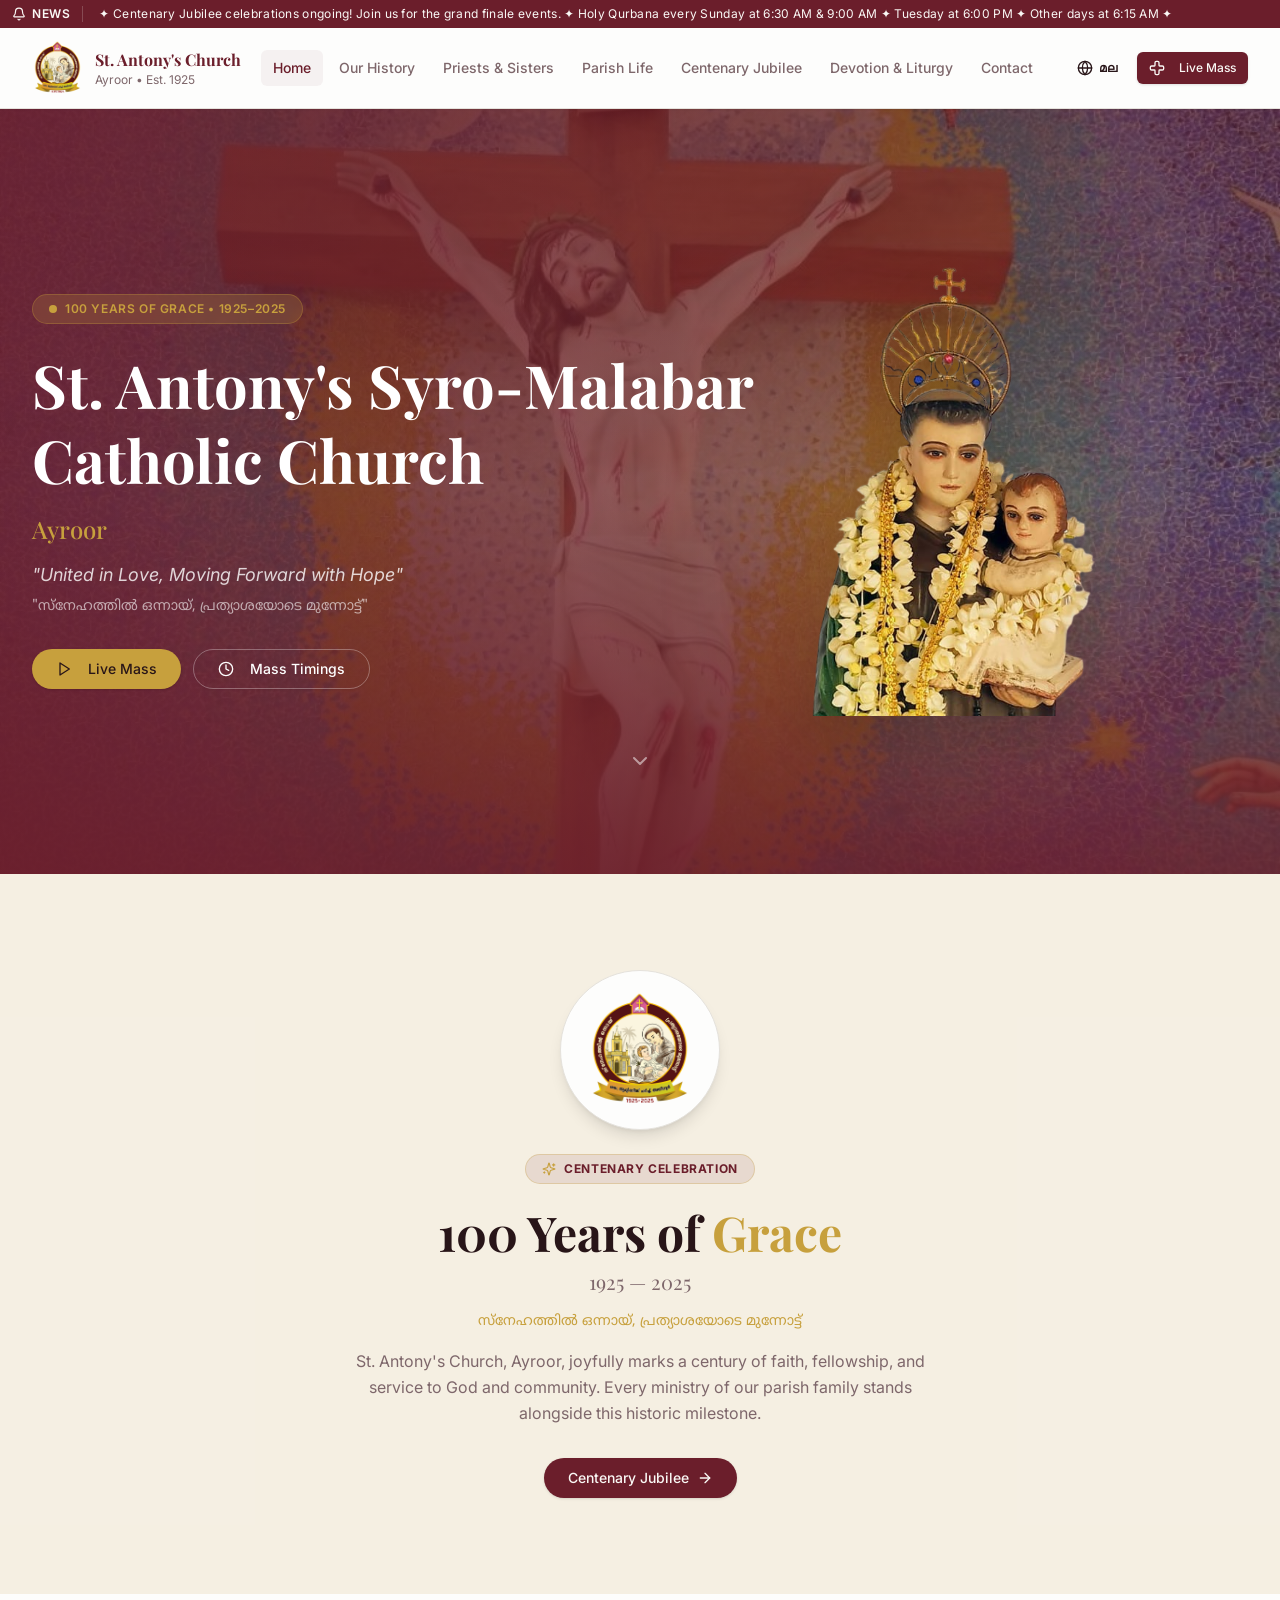
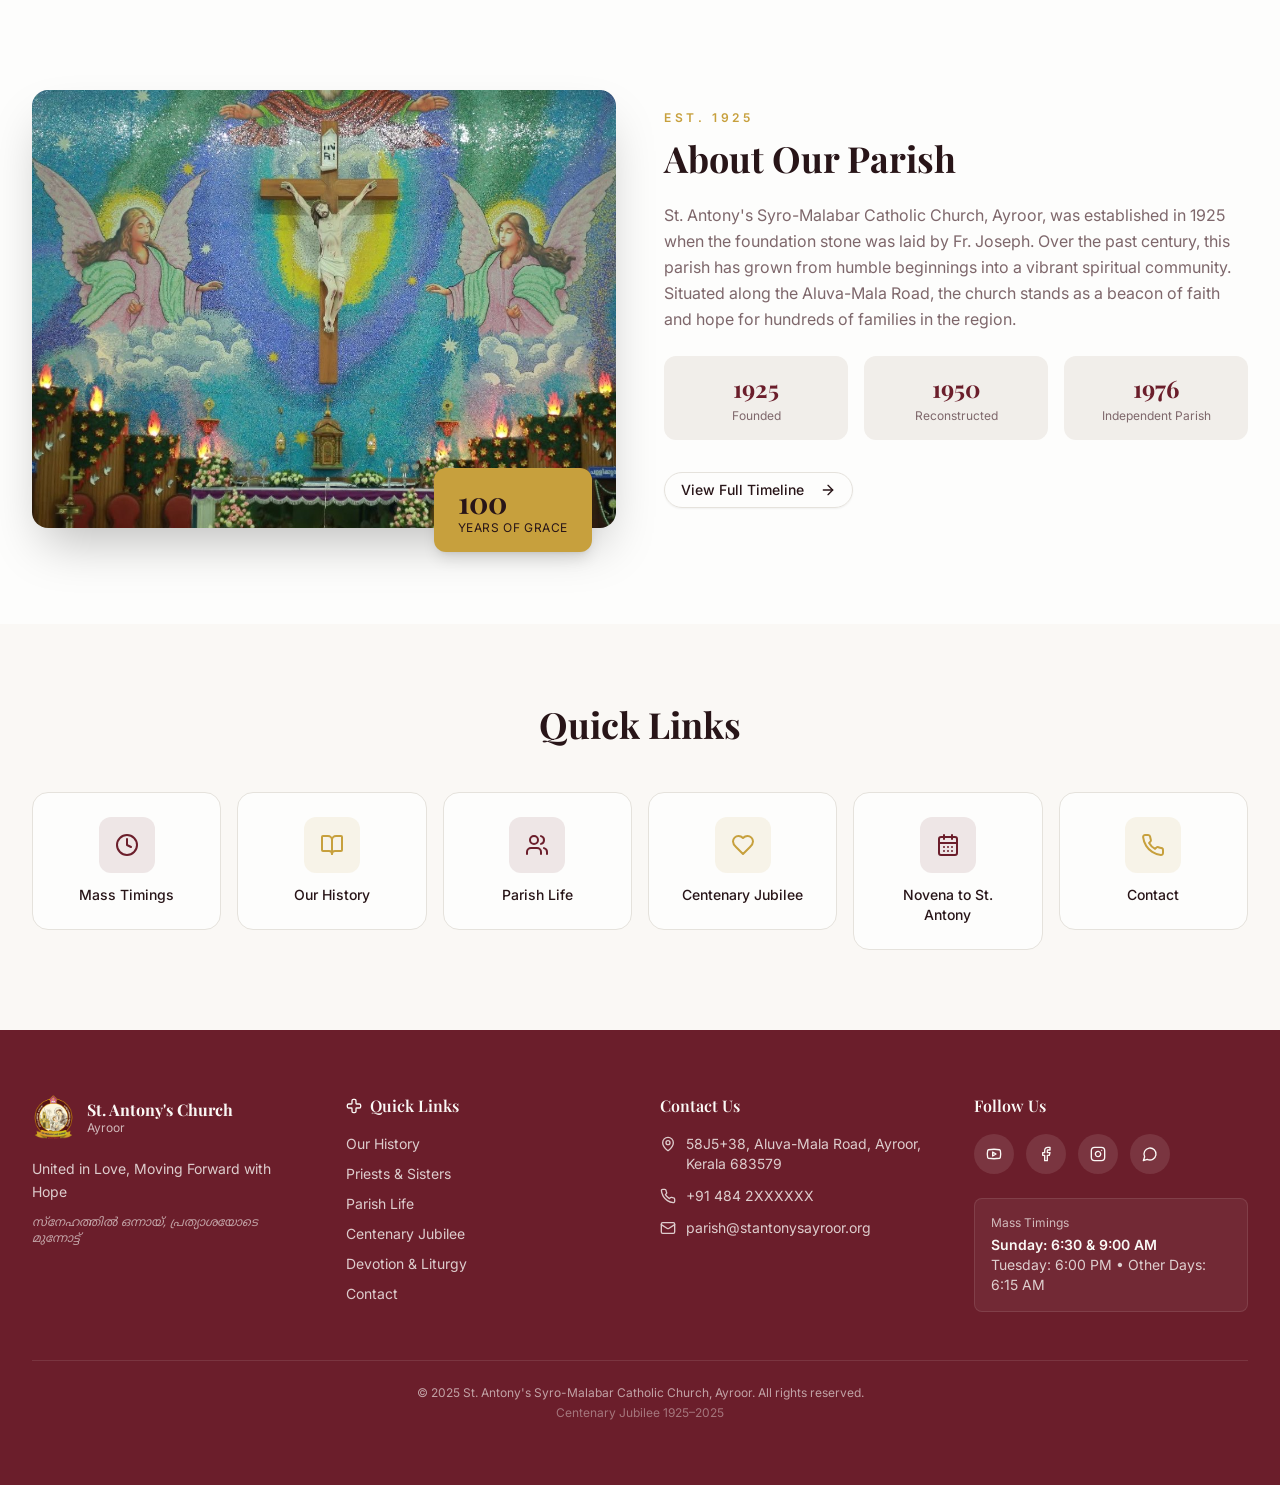
<file: index.html>
<!DOCTYPE html>
<html lang="en">
<head>
<meta charset="UTF-8">
<meta name="viewport" content="width=device-width, initial-scale=1.0">
<title>Home | St. Antony's Church Ayroor</title>
<meta name="description" content="St. Antony's Syro-Malabar Catholic Church, Ayroor — Celebrating 100 Years of Grace, 1925-2025.">
<link rel="icon" type="image/png" href="assets/images/logo.png">
<link rel="stylesheet" href="assets/site.css">
</head>
<body class="min-h-screen flex flex-col">
<div class="bg-primary text-primary-foreground py-1.5 overflow-hidden relative"><div class="flex items-center"><div class="flex-shrink-0 px-3 flex items-center gap-1.5 border-r border-primary-foreground/20 z-10 bg-primary"><svg xmlns="http://www.w3.org/2000/svg" width="24" height="24" viewBox="0 0 24 24" fill="none" stroke="currentColor" stroke-width="2" stroke-linecap="round" stroke-linejoin="round" class="lucide lucide-bell w-3.5 h-3.5"><path d="M10.268 21a2 2 0 0 0 3.464 0"></path><path d="M3.262 15.326A1 1 0 0 0 4 17h16a1 1 0 0 0 .74-1.673C19.41 13.956 18 12.499 18 8A6 6 0 0 0 6 8c0 4.499-1.411 5.956-2.738 7.326"></path></svg><span class="text-xs font-body font-semibold uppercase tracking-wider hidden sm:inline">News</span></div><div class="overflow-hidden flex-1"><p class="animate-ticker whitespace-nowrap text-xs font-body tracking-wide pl-4">&#10022; Centenary Jubilee celebrations ongoing! Join us for the grand finale events. &#10022; Holy Qurbana every Sunday at 6:30 AM &amp; 9:00 AM &#10022; Tuesday at 6:00 PM &#10022; Other days at 6:15 AM &#10022;</p></div></div></div><nav class="bg-card/95 backdrop-blur-md shadow-sm sticky top-0 z-50 border-b border-border"><div class="max-w-7xl mx-auto px-4 sm:px-6 lg:px-8"><div class="flex items-center justify-between h-16 md:h-20"><a class="flex items-center gap-3 flex-shrink-0" href="index.html"><img src="assets/images/logo.png" alt="Church Logo" class="h-10 md:h-14 w-auto"><div class="hidden sm:block"><p class="font-heading text-sm md:text-base font-bold text-primary leading-tight">St. Antony's Church</p><p class="text-[10px] md:text-xs text-muted-foreground font-body">Ayroor &bull; Est. 1925</p></div></a><div class="hidden lg:flex items-center gap-1"><a class="px-3 py-2 text-sm font-body font-medium rounded-md transition-colors text-primary bg-primary/5" href="index.html">Home</a><a class="px-3 py-2 text-sm font-body font-medium rounded-md transition-colors text-muted-foreground hover:text-primary hover:bg-primary/5" href="history.html">Our History</a><a class="px-3 py-2 text-sm font-body font-medium rounded-md transition-colors text-muted-foreground hover:text-primary hover:bg-primary/5" href="clergy.html">Priests &amp; Sisters</a><a class="px-3 py-2 text-sm font-body font-medium rounded-md transition-colors text-muted-foreground hover:text-primary hover:bg-primary/5" href="parish-life.html">Parish Life</a><a class="px-3 py-2 text-sm font-body font-medium rounded-md transition-colors text-muted-foreground hover:text-primary hover:bg-primary/5" href="jubilee.html">Centenary Jubilee</a><a class="px-3 py-2 text-sm font-body font-medium rounded-md transition-colors text-muted-foreground hover:text-primary hover:bg-primary/5" href="devotion.html">Devotion &amp; Liturgy</a><a class="px-3 py-2 text-sm font-body font-medium rounded-md transition-colors text-muted-foreground hover:text-primary hover:bg-primary/5" href="contact.html">Contact</a></div><div class="flex items-center gap-2"><button onclick="toggleLanguage(this)" class="inline-flex items-center justify-center whitespace-nowrap transition-colors focus-visible:outline-none focus-visible:ring-1 focus-visible:ring-ring disabled:pointer-events-none disabled:opacity-50 [&_svg]:pointer-events-none [&_svg]:size-4 [&_svg]:shrink-0 hover:bg-accent hover:text-accent-foreground h-8 rounded-md px-3 text-xs font-body font-semibold gap-1.5"><svg xmlns="http://www.w3.org/2000/svg" width="24" height="24" viewBox="0 0 24 24" fill="none" stroke="currentColor" stroke-width="2" stroke-linecap="round" stroke-linejoin="round" class="lucide lucide-globe w-4 h-4"><circle cx="12" cy="12" r="10"></circle><path d="M12 2a14.5 14.5 0 0 0 0 20 14.5 14.5 0 0 0 0-20"></path><path d="M2 12h20"></path></svg>മല</button><a class="items-center justify-center gap-2 whitespace-nowrap font-medium transition-colors focus-visible:outline-none focus-visible:ring-1 focus-visible:ring-ring disabled:pointer-events-none disabled:opacity-50 [&_svg]:pointer-events-none [&_svg]:size-4 [&_svg]:shrink-0 text-primary-foreground shadow h-8 rounded-md px-3 hidden md:flex font-body text-xs bg-primary hover:bg-primary/90" href="devotion.html"><svg xmlns="http://www.w3.org/2000/svg" width="24" height="24" viewBox="0 0 24 24" fill="none" stroke="currentColor" stroke-width="2" stroke-linecap="round" stroke-linejoin="round" class="lucide lucide-cross w-3.5 h-3.5 mr-1.5"><path d="M4 9a2 2 0 0 0-2 2v2a2 2 0 0 0 2 2h4a1 1 0 0 1 1 1v4a2 2 0 0 0 2 2h2a2 2 0 0 0 2-2v-4a1 1 0 0 1 1-1h4a2 2 0 0 0 2-2v-2a2 2 0 0 0-2-2h-4a1 1 0 0 1-1-1V4a2 2 0 0 0-2-2h-2a2 2 0 0 0-2 2v4a1 1 0 0 1-1 1z"></path></svg>Live Mass</a><button onclick="toggleMobileMenu()" class="lg:hidden p-2 text-foreground"><svg xmlns="http://www.w3.org/2000/svg" width="24" height="24" viewBox="0 0 24 24" fill="none" stroke="currentColor" stroke-width="2" stroke-linecap="round" stroke-linejoin="round" class="lucide lucide-menu w-5 h-5"><line x1="4" x2="20" y1="12" y2="12"></line><line x1="4" x2="20" y1="6" y2="6"></line><line x1="4" x2="20" y1="18" y2="18"></line></svg></button></div></div><div id="mobile-menu" class="hidden lg:hidden pb-4"><a class="block px-4 py-3 text-sm font-body font-medium rounded-md text-primary bg-primary/5" href="index.html">Home</a><a class="block px-4 py-3 text-sm font-body font-medium rounded-md text-muted-foreground hover:text-primary hover:bg-primary/5" href="history.html">Our History</a><a class="block px-4 py-3 text-sm font-body font-medium rounded-md text-muted-foreground hover:text-primary hover:bg-primary/5" href="clergy.html">Priests & Sisters</a><a class="block px-4 py-3 text-sm font-body font-medium rounded-md text-muted-foreground hover:text-primary hover:bg-primary/5" href="parish-life.html">Parish Life</a><a class="block px-4 py-3 text-sm font-body font-medium rounded-md text-muted-foreground hover:text-primary hover:bg-primary/5" href="jubilee.html">Centenary Jubilee</a><a class="block px-4 py-3 text-sm font-body font-medium rounded-md text-muted-foreground hover:text-primary hover:bg-primary/5" href="devotion.html">Devotion & Liturgy</a><a class="block px-4 py-3 text-sm font-body font-medium rounded-md text-muted-foreground hover:text-primary hover:bg-primary/5" href="contact.html">Contact</a></div></div></nav>
<main class="flex-1">
<div><section class="relative min-h-[85vh] flex items-center overflow-hidden"><div class="absolute inset-0"><img src="assets/images/hero-church.jpg" alt="St. Antony's Church, Ayroor" class="w-full h-full object-cover"><div class="absolute inset-0 bg-gradient-to-r from-primary/90 via-primary/70 to-primary/40"></div><div class="absolute inset-0 bg-gradient-to-t from-primary/80 via-transparent to-primary/30"></div></div><div class="relative z-10 max-w-7xl mx-auto px-4 sm:px-6 lg:px-8 py-20 w-full"><div class="grid grid-cols-1 lg:grid-cols-2 gap-10 items-center"><div><div class="inline-flex items-center gap-2 bg-secondary/20 backdrop-blur-sm border border-secondary/30 rounded-full px-4 py-1.5 mb-6"><span class="w-2 h-2 bg-secondary rounded-full animate-pulse"></span><span class="text-xs font-body font-semibold text-secondary tracking-wider uppercase">100 Years of Grace &bull; 1925&ndash;2025</span></div><h1 class="font-heading font-bold text-white leading-tight mb-4" style="font-size: clamp(1.5rem, 1rem + 3.4vw, 3.75rem);"><span class="block whitespace-nowrap">St. Antony's Syro-Malabar</span><span class="block">Catholic Church</span></h1><p class="font-heading text-xl sm:text-2xl text-secondary font-medium mb-2">Ayroor</p><p class="font-body text-white/80 text-lg italic mt-4 mb-2">"United in Love, Moving Forward with Hope"</p><p class="font-malayalam text-white/60 text-sm mb-8">"സ്നേഹത്തിൽ ഒന്നായ്, പ്രത്യാശയോടെ മുന്നോട്ട്"</p><div class="flex flex-wrap gap-3"><a class="inline-flex items-center justify-center gap-2 whitespace-nowrap text-sm font-medium transition-colors focus-visible:outline-none focus-visible:ring-1 focus-visible:ring-ring disabled:pointer-events-none disabled:opacity-50 [&_svg]:pointer-events-none [&_svg]:size-4 [&_svg]:shrink-0 shadow h-10 font-body bg-secondary text-secondary-foreground hover:bg-secondary/90 rounded-full px-6" href="devotion.html"><svg xmlns="http://www.w3.org/2000/svg" width="24" height="24" viewBox="0 0 24 24" fill="none" stroke="currentColor" stroke-width="2" stroke-linecap="round" stroke-linejoin="round" class="lucide lucide-play w-4 h-4 mr-2"><polygon points="6 3 20 12 6 21 6 3"></polygon></svg>Live Mass</a><a class="inline-flex items-center justify-center gap-2 whitespace-nowrap text-sm font-medium transition-colors focus-visible:outline-none focus-visible:ring-1 focus-visible:ring-ring disabled:pointer-events-none disabled:opacity-50 [&_svg]:pointer-events-none [&_svg]:size-4 [&_svg]:shrink-0 border bg-transparent shadow-sm hover:text-accent-foreground h-10 font-body border-white/30 text-white hover:bg-white/10 rounded-full px-6" href="devotion.html"><svg xmlns="http://www.w3.org/2000/svg" width="24" height="24" viewBox="0 0 24 24" fill="none" stroke="currentColor" stroke-width="2" stroke-linecap="round" stroke-linejoin="round" class="lucide lucide-clock w-4 h-4 mr-2"><circle cx="12" cy="12" r="10"></circle><polyline points="12 6 12 12 16 14"></polyline></svg>Mass Timings</a></div></div><div class="hidden lg:flex justify-center"><div class="relative"><div class="absolute inset-0 bg-gradient-to-t from-secondary/20 to-transparent rounded-full blur-3xl scale-110"></div><img src="assets/images/st-antony.png" alt="St. Antony of Padua" class="relative h-[450px] w-auto object-contain drop-shadow-2xl"></div></div></div><button onclick="scrollToNextSection()" class="absolute bottom-6 left-1/2 -translate-x-1/2 z-10 animate-bounce"><svg xmlns="http://www.w3.org/2000/svg" width="24" height="24" viewBox="0 0 24 24" fill="none" stroke="currentColor" stroke-width="2" stroke-linecap="round" stroke-linejoin="round" class="lucide lucide-chevron-down w-6 h-6 text-white/50"><path d="m6 9 6 6 6-6"></path></svg></button></div></section><section class="py-16 md:py-24 bg-secondary/10 relative overflow-hidden"><div class="max-w-7xl mx-auto px-4 sm:px-6 lg:px-8 relative z-10 text-center"><div class="flex justify-center mb-6"><div class="relative flex items-center justify-center bg-card rounded-full shadow-lg border border-border" style="width: clamp(120px, 20vw, 160px); height: clamp(120px, 20vw, 160px);"><img src="assets/images/logo.png" alt="Centenary Emblem &ndash; St. Antony's Church, Ayroor" style="width: clamp(88px, 15vw, 120px); height: clamp(88px, 15vw, 120px); object-fit: contain;"></div></div><div class="inline-flex items-center gap-2 bg-primary/10 border border-secondary/30 rounded-full px-4 py-1.5 mb-6"><svg xmlns="http://www.w3.org/2000/svg" width="24" height="24" viewBox="0 0 24 24" fill="none" stroke="currentColor" stroke-width="2" stroke-linecap="round" stroke-linejoin="round" class="lucide lucide-sparkles w-3.5 h-3.5 text-secondary"><path d="M9.937 15.5A2 2 0 0 0 8.5 14.063l-6.135-1.582a.5.5 0 0 1 0-.962L8.5 9.936A2 2 0 0 0 9.937 8.5l1.582-6.135a.5.5 0 0 1 .962 0L14.063 8.5A2 2 0 0 0 15.5 9.937l6.135 1.581a.5.5 0 0 1 0 .964L15.5 14.063a2 2 0 0 0-1.437 1.437l-1.582 6.135a.5.5 0 0 1-.963 0z"></path><path d="M20 3v4"></path><path d="M22 5h-4"></path><path d="M4 17v2"></path><path d="M5 18H3"></path></svg><span class="text-xs font-body font-bold text-primary tracking-wider uppercase">Centenary Celebration</span></div><h2 class="font-heading text-3xl md:text-5xl font-bold text-foreground mb-3">100 Years of <span class="text-secondary">Grace</span></h2><p class="font-heading text-xl text-muted-foreground mb-4">1925 &mdash; 2025</p><p class="font-malayalam text-secondary text-sm mb-4">സ്നേഹത്തിൽ ഒന്നായ്, പ്രത്യാശയോടെ മുന്നോട്ട്</p><p class="font-body text-muted-foreground leading-relaxed max-w-xl mx-auto mb-8">St. Antony's Church, Ayroor, joyfully marks a century of faith, fellowship, and service to God and community. Every ministry of our parish family stands alongside this historic milestone.</p><div class="flex flex-wrap justify-center gap-3"><a href="jubilee.html" class="inline-flex items-center justify-center gap-2 whitespace-nowrap text-sm font-medium transition-colors focus-visible:outline-none focus-visible:ring-1 focus-visible:ring-ring disabled:pointer-events-none disabled:opacity-50 [&_svg]:pointer-events-none [&_svg]:size-4 [&_svg]:shrink-0 shadow h-10 font-body bg-primary text-primary-foreground hover:bg-primary/90 rounded-full px-6">Centenary Jubilee<svg xmlns="http://www.w3.org/2000/svg" width="24" height="24" viewBox="0 0 24 24" fill="none" stroke="currentColor" stroke-width="2" stroke-linecap="round" stroke-linejoin="round" class="lucide lucide-arrow-right w-4 h-4"><path d="M5 12h14"></path><path d="m12 5 7 7-7 7"></path></svg></a></div></div></section><section id="about-parish" class="py-16 md:py-24 bg-card"><div class="max-w-7xl mx-auto px-4 sm:px-6 lg:px-8"><div class="grid grid-cols-1 lg:grid-cols-2 gap-12 items-center"><div class="relative"><div class="aspect-[4/3] rounded-2xl overflow-hidden shadow-2xl"><img src="assets/images/altar.jpg" alt="The Altar at St. Antony's Church" class="w-full h-full object-cover"></div><div class="absolute -bottom-6 -right-4 md:right-6 bg-secondary text-secondary-foreground px-6 py-4 rounded-xl shadow-lg"><p class="font-heading text-3xl font-bold">100</p><p class="font-body text-xs uppercase tracking-wider">Years of Grace</p></div></div><div><p class="font-body text-xs tracking-[0.3em] uppercase text-secondary font-semibold mb-3">Est. 1925</p><h2 class="font-heading text-3xl md:text-4xl font-bold text-foreground mb-6">About Our Parish</h2><p class="font-body text-muted-foreground leading-relaxed mb-6">St. Antony's Syro-Malabar Catholic Church, Ayroor, was established in 1925 when the foundation stone was laid by Fr. Joseph. Over the past century, this parish has grown from humble beginnings into a vibrant spiritual community. Situated along the Aluva-Mala Road, the church stands as a beacon of faith and hope for hundreds of families in the region.</p><div class="grid grid-cols-3 gap-4 mb-8"><div class="text-center p-4 bg-muted rounded-xl"><p class="font-heading text-2xl font-bold text-primary">1925</p><p class="font-body text-xs text-muted-foreground mt-1">Founded</p></div><div class="text-center p-4 bg-muted rounded-xl"><p class="font-heading text-2xl font-bold text-primary">1950</p><p class="font-body text-xs text-muted-foreground mt-1">Reconstructed</p></div><div class="text-center p-4 bg-muted rounded-xl"><p class="font-heading text-2xl font-bold text-primary">1976</p><p class="font-body text-xs text-muted-foreground mt-1">Independent Parish</p></div></div><a class="inline-flex items-center justify-center gap-2 whitespace-nowrap text-sm font-medium transition-colors focus-visible:outline-none focus-visible:ring-1 focus-visible:ring-ring disabled:pointer-events-none disabled:opacity-50 [&_svg]:pointer-events-none [&_svg]:size-4 [&_svg]:shrink-0 border border-input bg-transparent shadow-sm hover:bg-accent hover:text-accent-foreground h-9 px-4 py-2 font-body rounded-full" href="history.html">View Full Timeline<svg xmlns="http://www.w3.org/2000/svg" width="24" height="24" viewBox="0 0 24 24" fill="none" stroke="currentColor" stroke-width="2" stroke-linecap="round" stroke-linejoin="round" class="lucide lucide-arrow-right w-4 h-4 ml-2"><path d="M5 12h14"></path><path d="m12 5 7 7-7 7"></path></svg></a></div></div></div></section><section class="py-16 md:py-20 bg-background"><div class="max-w-7xl mx-auto px-4 sm:px-6 lg:px-8"><div class="text-center mb-12"><h2 class="font-heading text-3xl md:text-4xl font-bold text-foreground">Quick Links</h2></div><div class="grid grid-cols-2 md:grid-cols-3 lg:grid-cols-6 gap-4"><div><a class="flex flex-col items-center gap-3 p-6 bg-card rounded-2xl border border-border hover:shadow-lg hover:border-secondary/30 transition-all duration-300 group" href="devotion.html"><div class="w-14 h-14 rounded-xl bg-primary/10 text-primary flex items-center justify-center group-hover:scale-110 transition-transform"><svg xmlns="http://www.w3.org/2000/svg" width="24" height="24" viewBox="0 0 24 24" fill="none" stroke="currentColor" stroke-width="2" stroke-linecap="round" stroke-linejoin="round" class="lucide lucide-clock w-6 h-6"><circle cx="12" cy="12" r="10"></circle><polyline points="12 6 12 12 16 14"></polyline></svg></div><p class="font-body text-sm font-medium text-foreground text-center">Mass Timings</p></a></div><div><a class="flex flex-col items-center gap-3 p-6 bg-card rounded-2xl border border-border hover:shadow-lg hover:border-secondary/30 transition-all duration-300 group" href="history.html"><div class="w-14 h-14 rounded-xl bg-secondary/10 text-secondary flex items-center justify-center group-hover:scale-110 transition-transform"><svg xmlns="http://www.w3.org/2000/svg" width="24" height="24" viewBox="0 0 24 24" fill="none" stroke="currentColor" stroke-width="2" stroke-linecap="round" stroke-linejoin="round" class="lucide lucide-book-open w-6 h-6"><path d="M12 7v14"></path><path d="M3 18a1 1 0 0 1-1-1V4a1 1 0 0 1 1-1h5a4 4 0 0 1 4 4 4 4 0 0 1 4-4h5a1 1 0 0 1 1 1v13a1 1 0 0 1-1 1h-6a3 3 0 0 0-3 3 3 3 0 0 0-3-3z"></path></svg></div><p class="font-body text-sm font-medium text-foreground text-center">Our History</p></a></div><div><a class="flex flex-col items-center gap-3 p-6 bg-card rounded-2xl border border-border hover:shadow-lg hover:border-secondary/30 transition-all duration-300 group" href="parish-life.html"><div class="w-14 h-14 rounded-xl bg-primary/10 text-primary flex items-center justify-center group-hover:scale-110 transition-transform"><svg xmlns="http://www.w3.org/2000/svg" width="24" height="24" viewBox="0 0 24 24" fill="none" stroke="currentColor" stroke-width="2" stroke-linecap="round" stroke-linejoin="round" class="lucide lucide-users w-6 h-6"><path d="M16 21v-2a4 4 0 0 0-4-4H6a4 4 0 0 0-4 4v2"></path><circle cx="9" cy="7" r="4"></circle><path d="M22 21v-2a4 4 0 0 0-3-3.87"></path><path d="M16 3.13a4 4 0 0 1 0 7.75"></path></svg></div><p class="font-body text-sm font-medium text-foreground text-center">Parish Life</p></a></div><div><a class="flex flex-col items-center gap-3 p-6 bg-card rounded-2xl border border-border hover:shadow-lg hover:border-secondary/30 transition-all duration-300 group" href="jubilee.html"><div class="w-14 h-14 rounded-xl bg-secondary/10 text-secondary flex items-center justify-center group-hover:scale-110 transition-transform"><svg xmlns="http://www.w3.org/2000/svg" width="24" height="24" viewBox="0 0 24 24" fill="none" stroke="currentColor" stroke-width="2" stroke-linecap="round" stroke-linejoin="round" class="lucide lucide-heart w-6 h-6"><path d="M19 14c1.49-1.46 3-3.21 3-5.5A5.5 5.5 0 0 0 16.5 3c-1.76 0-3 .5-4.5 2-1.5-1.5-2.74-2-4.5-2A5.5 5.5 0 0 0 2 8.5c0 2.3 1.5 4.05 3 5.5l7 7Z"></path></svg></div><p class="font-body text-sm font-medium text-foreground text-center">Centenary Jubilee</p></a></div><div><a class="flex flex-col items-center gap-3 p-6 bg-card rounded-2xl border border-border hover:shadow-lg hover:border-secondary/30 transition-all duration-300 group" href="devotion.html"><div class="w-14 h-14 rounded-xl bg-primary/10 text-primary flex items-center justify-center group-hover:scale-110 transition-transform"><svg xmlns="http://www.w3.org/2000/svg" width="24" height="24" viewBox="0 0 24 24" fill="none" stroke="currentColor" stroke-width="2" stroke-linecap="round" stroke-linejoin="round" class="lucide lucide-calendar-days w-6 h-6"><path d="M8 2v4"></path><path d="M16 2v4"></path><rect width="18" height="18" x="3" y="4" rx="2"></rect><path d="M3 10h18"></path><path d="M8 14h.01"></path><path d="M12 14h.01"></path><path d="M16 14h.01"></path><path d="M8 18h.01"></path><path d="M12 18h.01"></path><path d="M16 18h.01"></path></svg></div><p class="font-body text-sm font-medium text-foreground text-center">Novena to St. Antony</p></a></div><div><a class="flex flex-col items-center gap-3 p-6 bg-card rounded-2xl border border-border hover:shadow-lg hover:border-secondary/30 transition-all duration-300 group" href="contact.html"><div class="w-14 h-14 rounded-xl bg-secondary/10 text-secondary flex items-center justify-center group-hover:scale-110 transition-transform"><svg xmlns="http://www.w3.org/2000/svg" width="24" height="24" viewBox="0 0 24 24" fill="none" stroke="currentColor" stroke-width="2" stroke-linecap="round" stroke-linejoin="round" class="lucide lucide-phone w-6 h-6"><path d="M22 16.92v3a2 2 0 0 1-2.18 2 19.79 19.79 0 0 1-8.63-3.07 19.5 19.5 0 0 1-6-6 19.79 19.79 0 0 1-3.07-8.67A2 2 0 0 1 4.11 2h3a2 2 0 0 1 2 1.72 12.84 12.84 0 0 0 .7 2.81 2 2 0 0 1-.45 2.11L8.09 9.91a16 16 0 0 0 6 6l1.27-1.27a2 2 0 0 1 2.11-.45 12.84 12.84 0 0 0 2.81.7A2 2 0 0 1 22 16.92z"></path></svg></div><p class="font-body text-sm font-medium text-foreground text-center">Contact</p></a></div></div></div></section></div>
</main>
<footer class="bg-primary text-primary-foreground"><div class="max-w-7xl mx-auto px-4 sm:px-6 lg:px-8 py-12 md:py-16"><div class="grid grid-cols-1 md:grid-cols-2 lg:grid-cols-4 gap-10"><div class="lg:col-span-1"><div class="flex items-center gap-3 mb-4"><img src="assets/images/logo.png" alt="Church Logo" class="h-12 w-auto brightness-100"><div><p class="font-heading text-base font-bold leading-tight">St. Antony's Church</p><p class="text-xs opacity-70 font-body">Ayroor</p></div></div><p class="text-sm opacity-80 font-body leading-relaxed">United in Love, Moving Forward with Hope</p><p class="text-xs opacity-60 font-body mt-3 italic font-malayalam">സ്നേഹത്തിൽ ഒന്നായ്, പ്രത്യാശയോടെ മുന്നോട്ട്</p></div><div><h3 class="font-heading text-base font-semibold mb-4 flex items-center gap-2"><svg xmlns="http://www.w3.org/2000/svg" width="24" height="24" viewBox="0 0 24 24" fill="none" stroke="currentColor" stroke-width="2" stroke-linecap="round" stroke-linejoin="round" class="lucide lucide-cross w-4 h-4"><path d="M4 9a2 2 0 0 0-2 2v2a2 2 0 0 0 2 2h4a1 1 0 0 1 1 1v4a2 2 0 0 0 2 2h2a2 2 0 0 0 2-2v-4a1 1 0 0 1 1-1h4a2 2 0 0 0 2-2v-2a2 2 0 0 0-2-2h-4a1 1 0 0 1-1-1V4a2 2 0 0 0-2-2h-2a2 2 0 0 0-2 2v4a1 1 0 0 1-1 1z"></path></svg>Quick Links</h3><ul class="space-y-2.5 font-body text-sm"><li><a class="opacity-80 hover:opacity-100 transition-opacity" href="history.html">Our History</a></li><li><a class="opacity-80 hover:opacity-100 transition-opacity" href="clergy.html">Priests &amp; Sisters</a></li><li><a class="opacity-80 hover:opacity-100 transition-opacity" href="parish-life.html">Parish Life</a></li><li><a class="opacity-80 hover:opacity-100 transition-opacity" href="jubilee.html">Centenary Jubilee</a></li><li><a class="opacity-80 hover:opacity-100 transition-opacity" href="devotion.html">Devotion &amp; Liturgy</a></li><li><a class="opacity-80 hover:opacity-100 transition-opacity" href="contact.html">Contact</a></li></ul></div><div><h3 class="font-heading text-base font-semibold mb-4">Contact Us</h3><ul class="space-y-3 font-body text-sm"><li class="flex items-start gap-2.5"><svg xmlns="http://www.w3.org/2000/svg" width="24" height="24" viewBox="0 0 24 24" fill="none" stroke="currentColor" stroke-width="2" stroke-linecap="round" stroke-linejoin="round" class="lucide lucide-map-pin w-4 h-4 mt-0.5 flex-shrink-0 opacity-80"><path d="M20 10c0 4.993-5.539 10.193-7.399 11.799a1 1 0 0 1-1.202 0C9.539 20.193 4 14.993 4 10a8 8 0 0 1 16 0"></path><circle cx="12" cy="10" r="3"></circle></svg><span class="opacity-80">58J5+38, Aluva-Mala Road, Ayroor, Kerala 683579</span></li><li class="flex items-center gap-2.5"><svg xmlns="http://www.w3.org/2000/svg" width="24" height="24" viewBox="0 0 24 24" fill="none" stroke="currentColor" stroke-width="2" stroke-linecap="round" stroke-linejoin="round" class="lucide lucide-phone w-4 h-4 flex-shrink-0 opacity-80"><path d="M22 16.92v3a2 2 0 0 1-2.18 2 19.79 19.79 0 0 1-8.63-3.07 19.5 19.5 0 0 1-6-6 19.79 19.79 0 0 1-3.07-8.67A2 2 0 0 1 4.11 2h3a2 2 0 0 1 2 1.72 12.84 12.84 0 0 0 .7 2.81 2 2 0 0 1-.45 2.11L8.09 9.91a16 16 0 0 0 6 6l1.27-1.27a2 2 0 0 1 2.11-.45 12.84 12.84 0 0 0 2.81.7A2 2 0 0 1 22 16.92z"></path></svg><span class="opacity-80">+91 484 2XXXXXX</span></li><li class="flex items-center gap-2.5"><svg xmlns="http://www.w3.org/2000/svg" width="24" height="24" viewBox="0 0 24 24" fill="none" stroke="currentColor" stroke-width="2" stroke-linecap="round" stroke-linejoin="round" class="lucide lucide-mail w-4 h-4 flex-shrink-0 opacity-80"><rect width="20" height="16" x="2" y="4" rx="2"></rect><path d="m22 7-8.97 5.7a1.94 1.94 0 0 1-2.06 0L2 7"></path></svg><span class="opacity-80">parish@stantonysayroor.org</span></li></ul></div><div><h3 class="font-heading text-base font-semibold mb-4">Follow Us</h3><div class="flex gap-3"><a href="https://www.youtube.com/@stantonyschurchayroor" target="_blank" rel="noopener noreferrer" class="w-10 h-10 rounded-full bg-primary-foreground/10 flex items-center justify-center hover:bg-primary-foreground/20 transition-colors"><svg xmlns="http://www.w3.org/2000/svg" width="24" height="24" viewBox="0 0 24 24" fill="none" stroke="currentColor" stroke-width="2" stroke-linecap="round" stroke-linejoin="round" class="lucide lucide-youtube w-4 h-4"><path d="M2.5 17a24.12 24.12 0 0 1 0-10 2 2 0 0 1 1.4-1.4 49.56 49.56 0 0 1 16.2 0A2 2 0 0 1 21.5 7a24.12 24.12 0 0 1 0 10 2 2 0 0 1-1.4 1.4 49.55 49.55 0 0 1-16.2 0A2 2 0 0 1 2.5 17"></path><path d="m10 15 5-3-5-3z"></path></svg></a><a href="https://www.facebook.com/stantonyschurchayroor/" target="_blank" rel="noopener noreferrer" class="w-10 h-10 rounded-full bg-primary-foreground/10 flex items-center justify-center hover:bg-primary-foreground/20 transition-colors"><svg xmlns="http://www.w3.org/2000/svg" width="24" height="24" viewBox="0 0 24 24" fill="none" stroke="currentColor" stroke-width="2" stroke-linecap="round" stroke-linejoin="round" class="lucide lucide-facebook w-4 h-4"><path d="M18 2h-3a5 5 0 0 0-5 5v3H7v4h3v8h4v-8h3l1-4h-4V7a1 1 0 0 1 1-1h3z"></path></svg></a><a href="https://www.instagram.com/stantonyschurchayroor/" target="_blank" rel="noopener noreferrer" class="w-10 h-10 rounded-full bg-primary-foreground/10 flex items-center justify-center hover:bg-primary-foreground/20 transition-colors"><svg xmlns="http://www.w3.org/2000/svg" width="24" height="24" viewBox="0 0 24 24" fill="none" stroke="currentColor" stroke-width="2" stroke-linecap="round" stroke-linejoin="round" class="lucide lucide-instagram w-4 h-4"><rect width="20" height="20" x="2" y="2" rx="5" ry="5"></rect><path d="M16 11.37A4 4 0 1 1 12.63 8 4 4 0 0 1 16 11.37z"></path><line x1="17.5" x2="17.51" y1="6.5" y2="6.5"></line></svg></a><a href="https://www.whatsapp.com/channel/0029VaAH7XgEwEjxKJOsho42" target="_blank" rel="noopener noreferrer" class="w-10 h-10 rounded-full bg-primary-foreground/10 flex items-center justify-center hover:bg-primary-foreground/20 transition-colors"><svg xmlns="http://www.w3.org/2000/svg" width="24" height="24" viewBox="0 0 24 24" fill="none" stroke="currentColor" stroke-width="2" stroke-linecap="round" stroke-linejoin="round" class="lucide lucide-message-circle w-4 h-4"><path d="M7.9 20A9 9 0 1 0 4 16.1L2 22Z"></path></svg></a></div><div class="mt-6 p-4 rounded-lg bg-primary-foreground/5 border border-primary-foreground/10"><p class="text-xs font-body opacity-70 mb-1">Mass Timings</p><p class="text-sm font-body font-semibold">Sunday: 6:30 &amp; 9:00 AM</p><p class="text-sm font-body opacity-80">Tuesday: 6:00 PM &bull; Other Days: 6:15 AM</p></div></div></div><div class="mt-12 pt-6 border-t border-primary-foreground/10 text-center"><p class="text-xs font-body opacity-60">&copy; 2025 St. Antony's Syro-Malabar Catholic Church, Ayroor. All rights reserved.</p><p class="text-xs font-body opacity-40 mt-1">Centenary Jubilee 1925&ndash;2025</p></div></div></footer>
<script src="assets/common.js"></script>
</body>
</html>
</file>
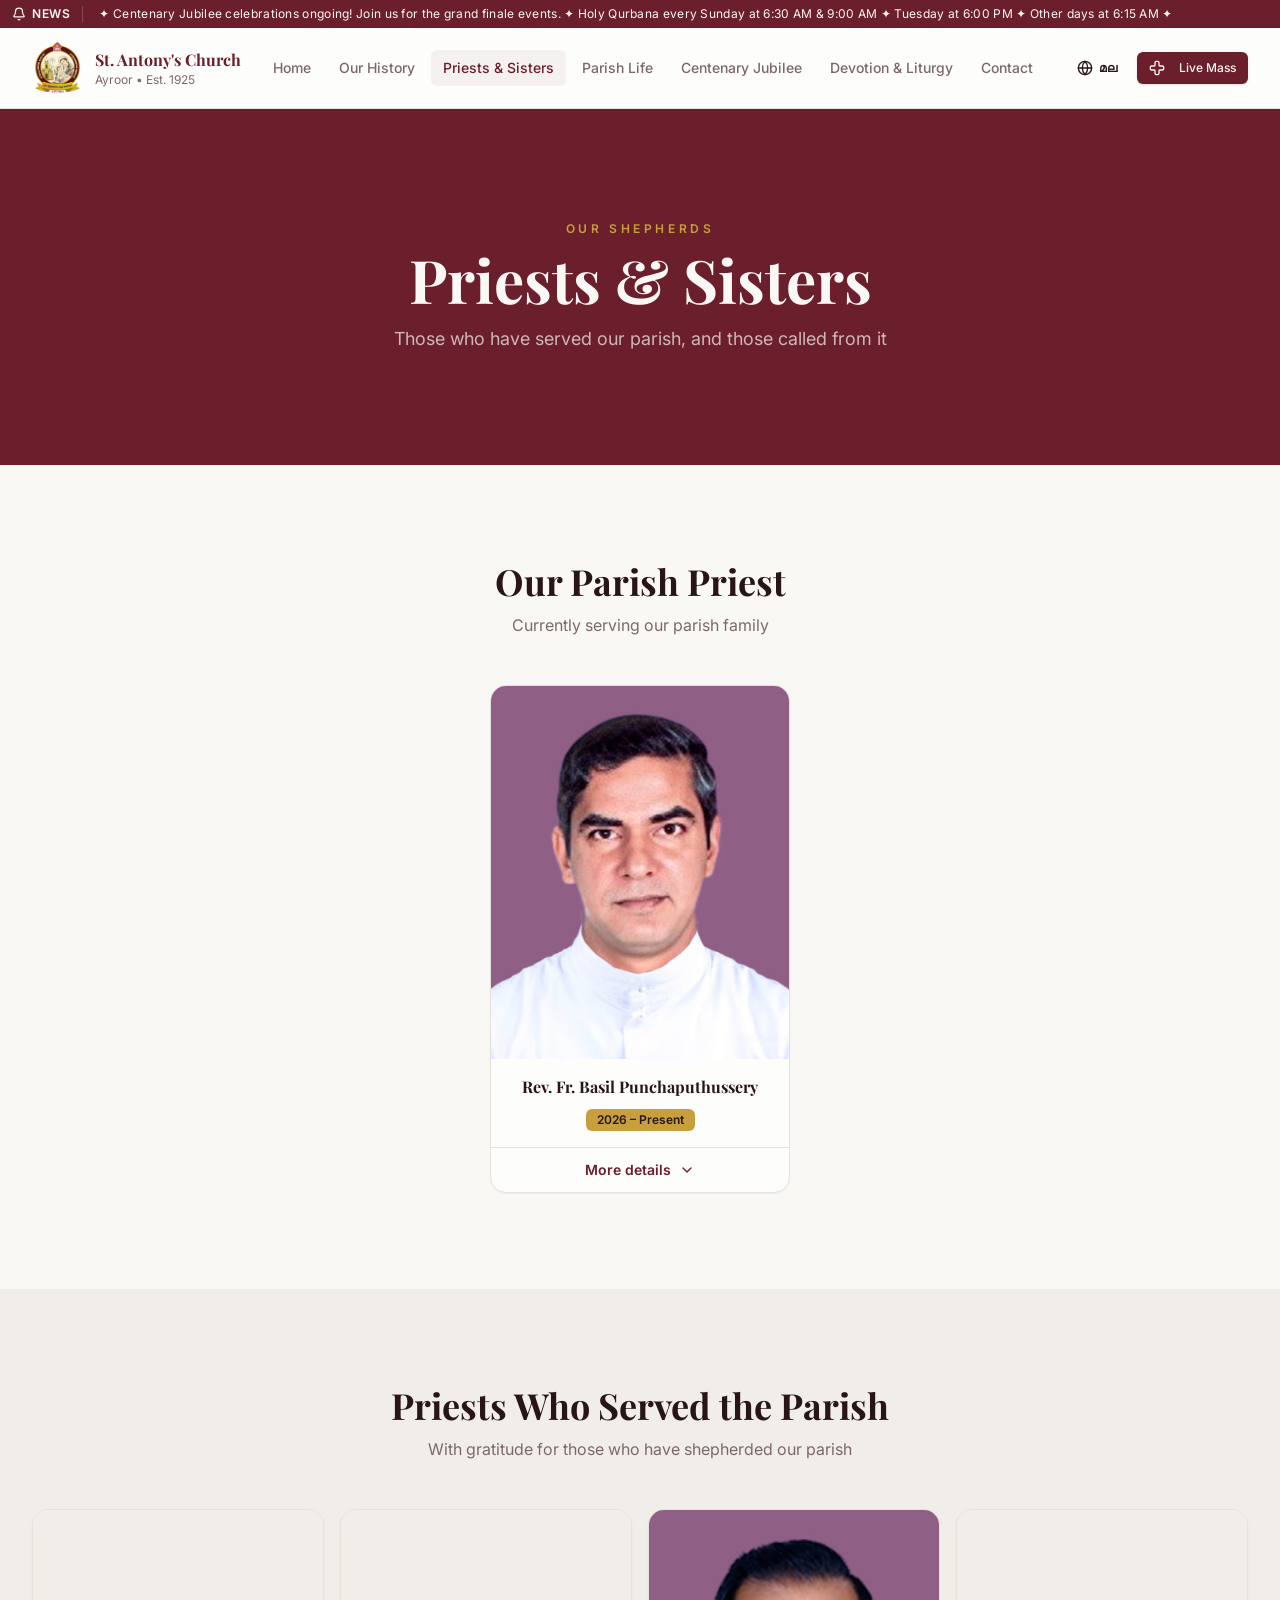
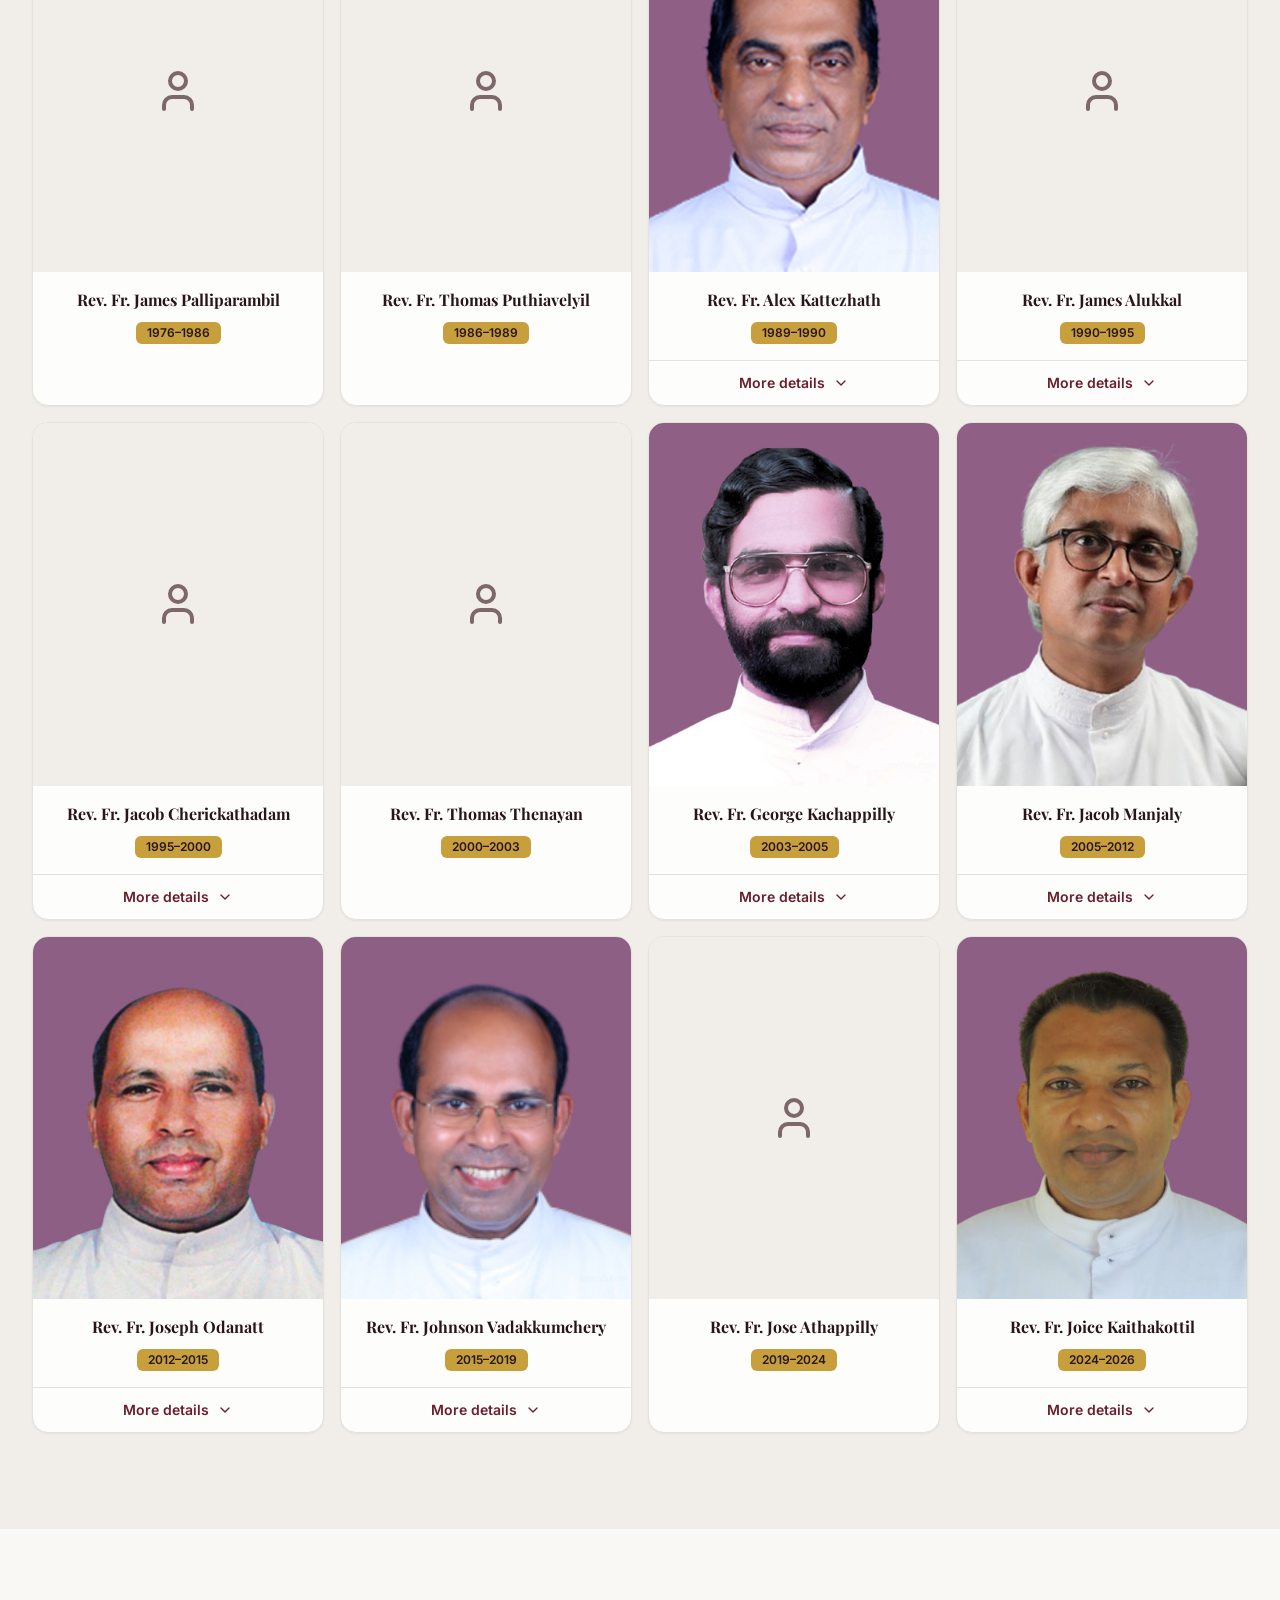
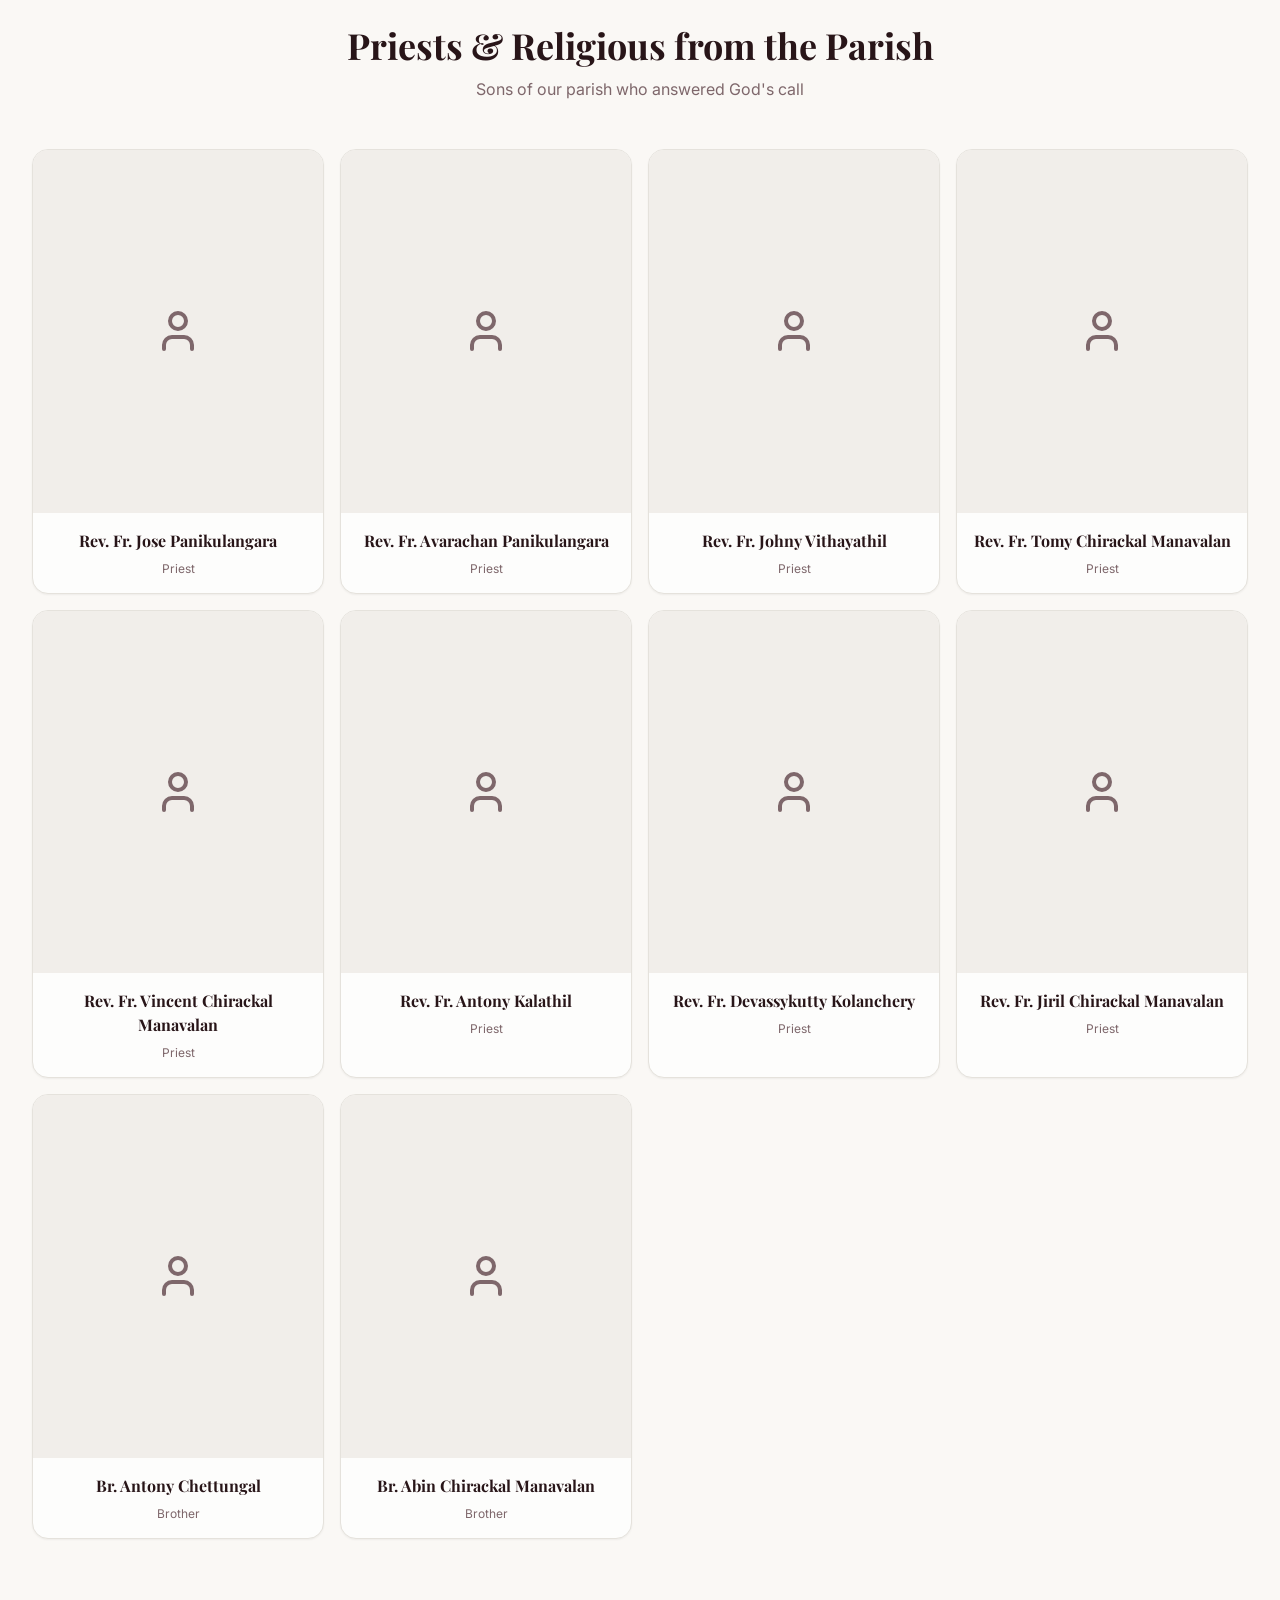
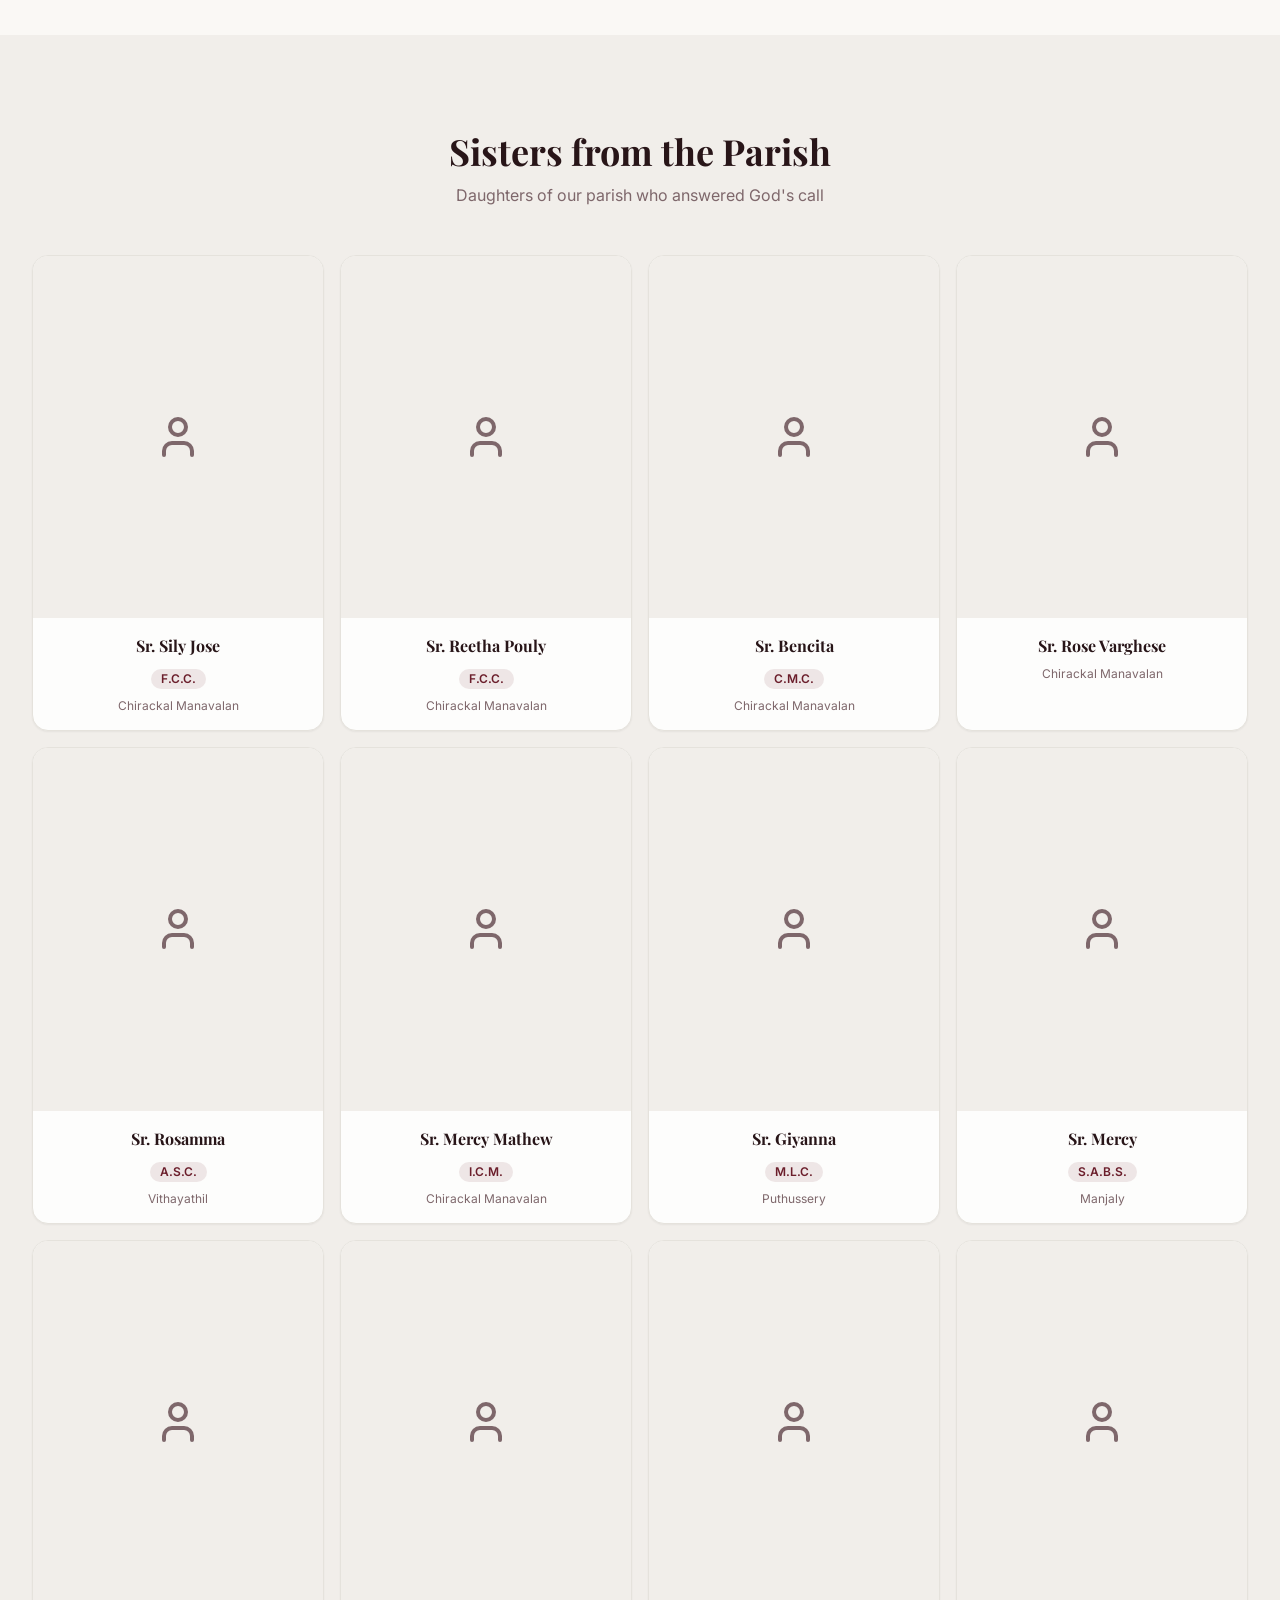
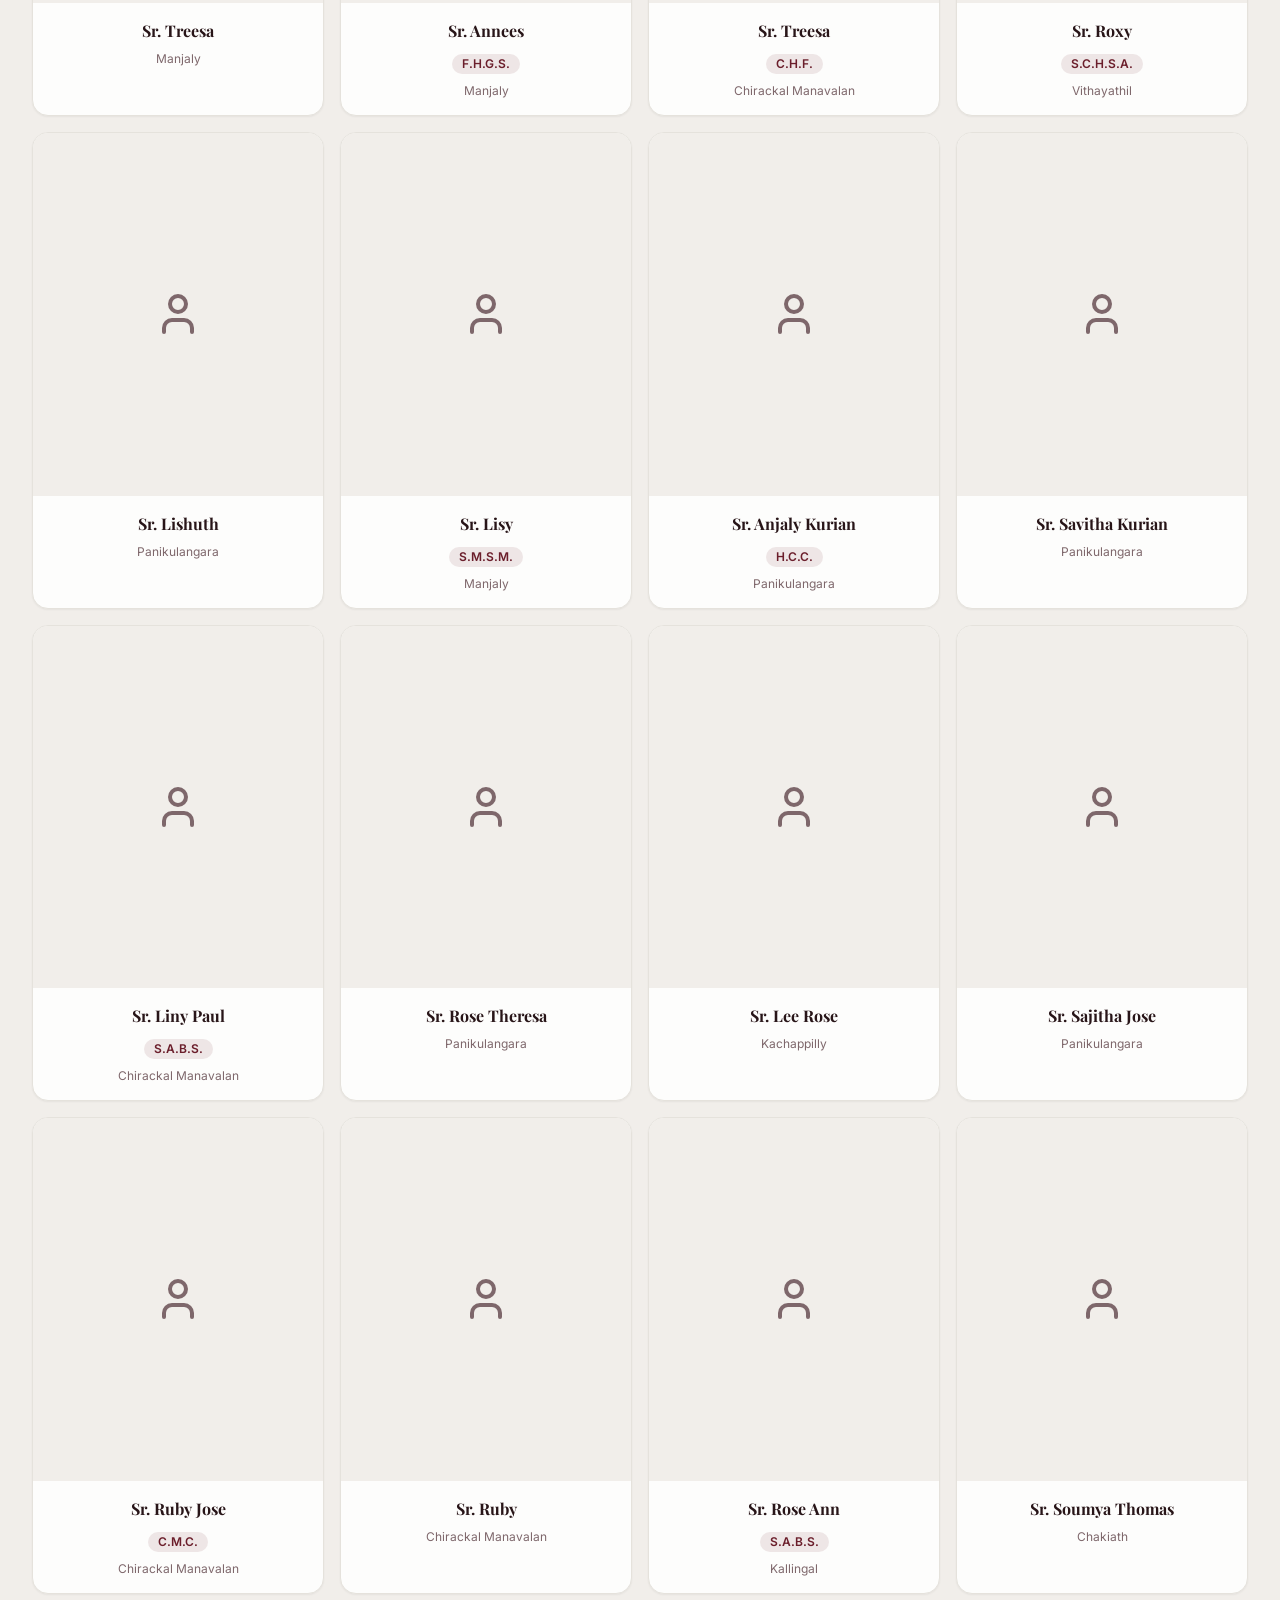
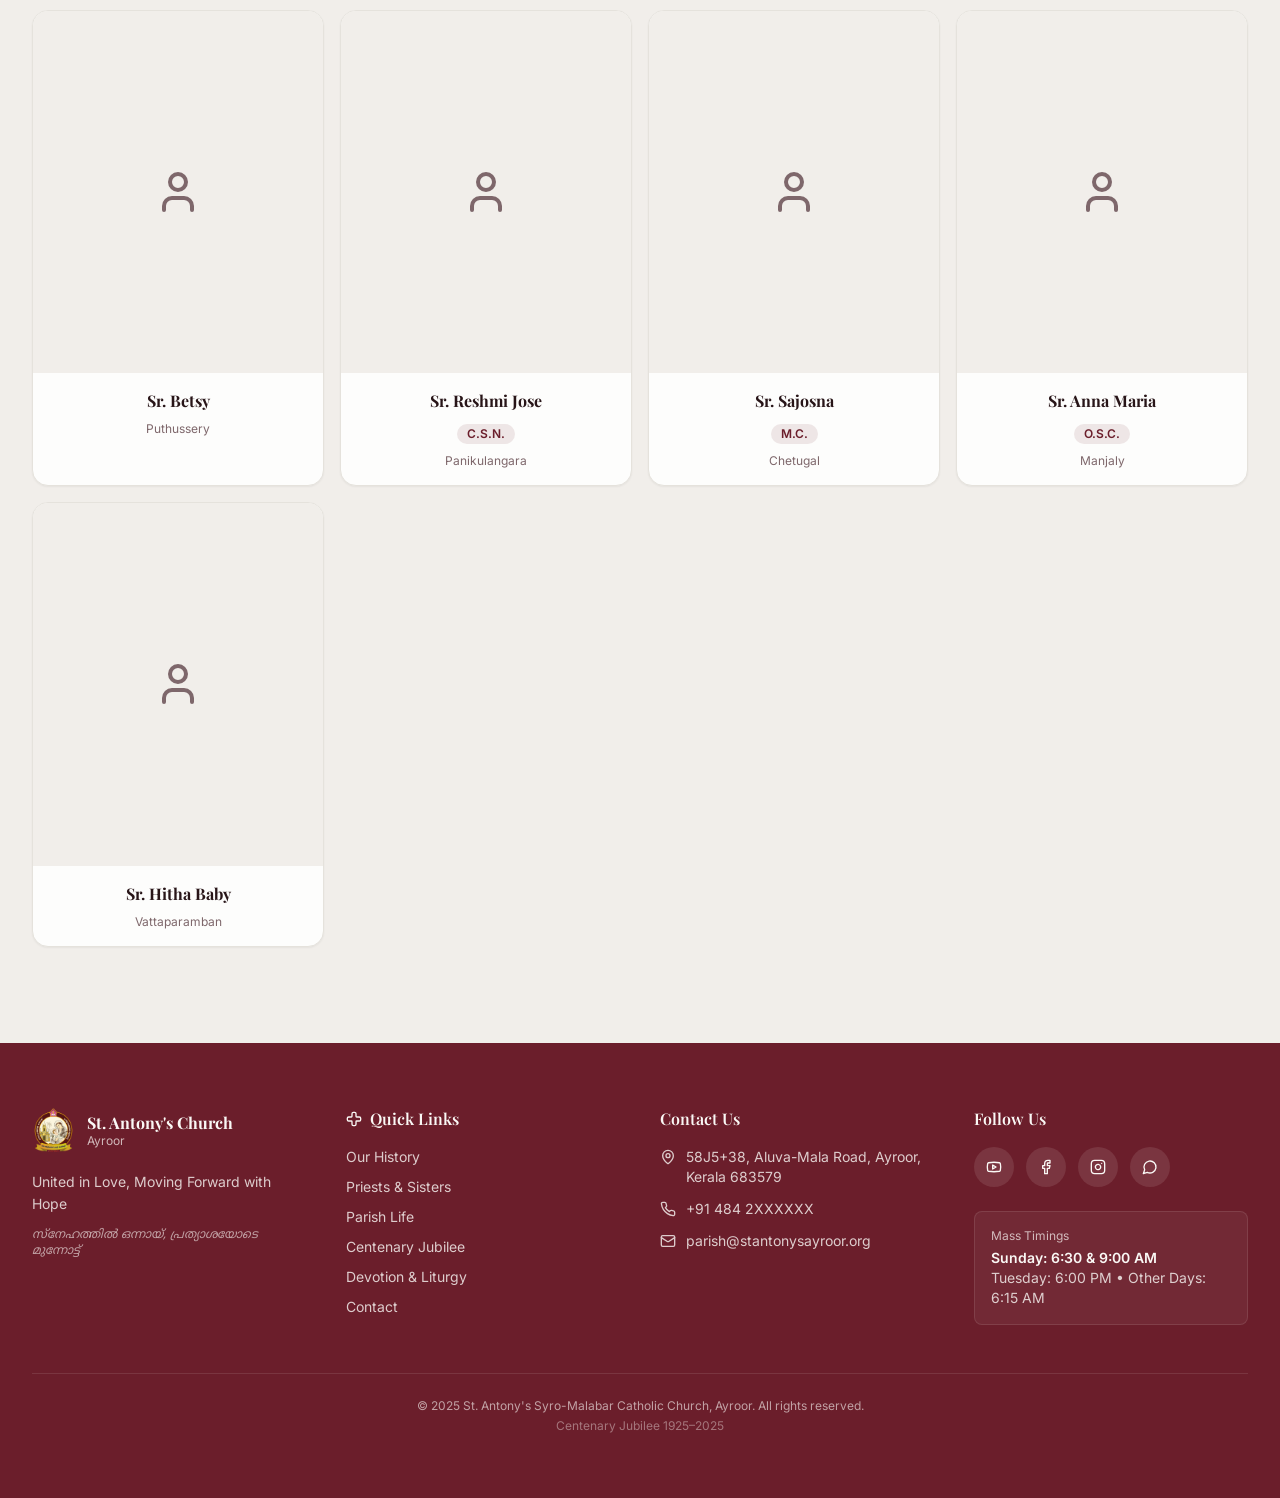
<file: clergy.html>
<!DOCTYPE html>
<html lang="en">
<head>
<meta charset="UTF-8">
<meta name="viewport" content="width=device-width, initial-scale=1.0">
<title>Priests &amp; Sisters | St. Antony's Church Ayroor</title>
<meta name="description" content="The priests who have served St. Antony's Church Ayroor, and the priests, brothers, and sisters called from our parish.">
<link rel="icon" type="image/png" href="assets/images/logo.png">
<link rel="stylesheet" href="assets/site.css">
</head>
<body class="min-h-screen flex flex-col">
<div class="bg-primary text-primary-foreground py-1.5 overflow-hidden relative"><div class="flex items-center"><div class="flex-shrink-0 px-3 flex items-center gap-1.5 border-r border-primary-foreground/20 z-10 bg-primary"><svg xmlns="http://www.w3.org/2000/svg" width="24" height="24" viewBox="0 0 24 24" fill="none" stroke="currentColor" stroke-width="2" stroke-linecap="round" stroke-linejoin="round" class="lucide lucide-bell w-3.5 h-3.5"><path d="M10.268 21a2 2 0 0 0 3.464 0"></path><path d="M3.262 15.326A1 1 0 0 0 4 17h16a1 1 0 0 0 .74-1.673C19.41 13.956 18 12.499 18 8A6 6 0 0 0 6 8c0 4.499-1.411 5.956-2.738 7.326"></path></svg><span class="text-xs font-body font-semibold uppercase tracking-wider hidden sm:inline">News</span></div><div class="overflow-hidden flex-1"><p class="animate-ticker whitespace-nowrap text-xs font-body tracking-wide pl-4">&#10022; Centenary Jubilee celebrations ongoing! Join us for the grand finale events. &#10022; Holy Qurbana every Sunday at 6:30 AM &amp; 9:00 AM &#10022; Tuesday at 6:00 PM &#10022; Other days at 6:15 AM &#10022;</p></div></div></div><nav class="bg-card/95 backdrop-blur-md shadow-sm sticky top-0 z-50 border-b border-border"><div class="max-w-7xl mx-auto px-4 sm:px-6 lg:px-8"><div class="flex items-center justify-between h-16 md:h-20"><a class="flex items-center gap-3 flex-shrink-0" href="index.html"><img src="assets/images/logo.png" alt="Church Logo" class="h-10 md:h-14 w-auto"><div class="hidden sm:block"><p class="font-heading text-sm md:text-base font-bold text-primary leading-tight">St. Antony's Church</p><p class="text-[10px] md:text-xs text-muted-foreground font-body">Ayroor &bull; Est. 1925</p></div></a><div class="hidden lg:flex items-center gap-1"><a class="px-3 py-2 text-sm font-body font-medium rounded-md transition-colors text-muted-foreground hover:text-primary hover:bg-primary/5" href="index.html">Home</a><a class="px-3 py-2 text-sm font-body font-medium rounded-md transition-colors text-muted-foreground hover:text-primary hover:bg-primary/5" href="history.html">Our History</a><a class="px-3 py-2 text-sm font-body font-medium rounded-md transition-colors text-primary bg-primary/5" href="clergy.html">Priests &amp; Sisters</a><a class="px-3 py-2 text-sm font-body font-medium rounded-md transition-colors text-muted-foreground hover:text-primary hover:bg-primary/5" href="parish-life.html">Parish Life</a><a class="px-3 py-2 text-sm font-body font-medium rounded-md transition-colors text-muted-foreground hover:text-primary hover:bg-primary/5" href="jubilee.html">Centenary Jubilee</a><a class="px-3 py-2 text-sm font-body font-medium rounded-md transition-colors text-muted-foreground hover:text-primary hover:bg-primary/5" href="devotion.html">Devotion &amp; Liturgy</a><a class="px-3 py-2 text-sm font-body font-medium rounded-md transition-colors text-muted-foreground hover:text-primary hover:bg-primary/5" href="contact.html">Contact</a></div><div class="flex items-center gap-2"><button onclick="toggleLanguage(this)" class="inline-flex items-center justify-center whitespace-nowrap transition-colors focus-visible:outline-none focus-visible:ring-1 focus-visible:ring-ring disabled:pointer-events-none disabled:opacity-50 [&_svg]:pointer-events-none [&_svg]:size-4 [&_svg]:shrink-0 hover:bg-accent hover:text-accent-foreground h-8 rounded-md px-3 text-xs font-body font-semibold gap-1.5"><svg xmlns="http://www.w3.org/2000/svg" width="24" height="24" viewBox="0 0 24 24" fill="none" stroke="currentColor" stroke-width="2" stroke-linecap="round" stroke-linejoin="round" class="lucide lucide-globe w-4 h-4"><circle cx="12" cy="12" r="10"></circle><path d="M12 2a14.5 14.5 0 0 0 0 20 14.5 14.5 0 0 0 0-20"></path><path d="M2 12h20"></path></svg>മല</button><a class="items-center justify-center gap-2 whitespace-nowrap font-medium transition-colors focus-visible:outline-none focus-visible:ring-1 focus-visible:ring-ring disabled:pointer-events-none disabled:opacity-50 [&_svg]:pointer-events-none [&_svg]:size-4 [&_svg]:shrink-0 text-primary-foreground shadow h-8 rounded-md px-3 hidden md:flex font-body text-xs bg-primary hover:bg-primary/90" href="devotion.html"><svg xmlns="http://www.w3.org/2000/svg" width="24" height="24" viewBox="0 0 24 24" fill="none" stroke="currentColor" stroke-width="2" stroke-linecap="round" stroke-linejoin="round" class="lucide lucide-cross w-3.5 h-3.5 mr-1.5"><path d="M4 9a2 2 0 0 0-2 2v2a2 2 0 0 0 2 2h4a1 1 0 0 1 1 1v4a2 2 0 0 0 2 2h2a2 2 0 0 0 2-2v-4a1 1 0 0 1 1-1h4a2 2 0 0 0 2-2v-2a2 2 0 0 0-2-2h-4a1 1 0 0 1-1-1V4a2 2 0 0 0-2-2h-2a2 2 0 0 0-2 2v4a1 1 0 0 1-1 1z"></path></svg>Live Mass</a><button onclick="toggleMobileMenu()" class="lg:hidden p-2 text-foreground"><svg xmlns="http://www.w3.org/2000/svg" width="24" height="24" viewBox="0 0 24 24" fill="none" stroke="currentColor" stroke-width="2" stroke-linecap="round" stroke-linejoin="round" class="lucide lucide-menu w-5 h-5"><line x1="4" x2="20" y1="12" y2="12"></line><line x1="4" x2="20" y1="6" y2="6"></line><line x1="4" x2="20" y1="18" y2="18"></line></svg></button></div></div><div id="mobile-menu" class="hidden lg:hidden pb-4"><a class="block px-4 py-3 text-sm font-body font-medium rounded-md text-muted-foreground hover:text-primary hover:bg-primary/5" href="index.html">Home</a><a class="block px-4 py-3 text-sm font-body font-medium rounded-md text-muted-foreground hover:text-primary hover:bg-primary/5" href="history.html">Our History</a><a class="block px-4 py-3 text-sm font-body font-medium rounded-md text-primary bg-primary/5" href="clergy.html">Priests & Sisters</a><a class="block px-4 py-3 text-sm font-body font-medium rounded-md text-muted-foreground hover:text-primary hover:bg-primary/5" href="parish-life.html">Parish Life</a><a class="block px-4 py-3 text-sm font-body font-medium rounded-md text-muted-foreground hover:text-primary hover:bg-primary/5" href="jubilee.html">Centenary Jubilee</a><a class="block px-4 py-3 text-sm font-body font-medium rounded-md text-muted-foreground hover:text-primary hover:bg-primary/5" href="devotion.html">Devotion & Liturgy</a><a class="block px-4 py-3 text-sm font-body font-medium rounded-md text-muted-foreground hover:text-primary hover:bg-primary/5" href="contact.html">Contact</a></div></div></nav>
<main class="flex-1">
<div><section class="py-20 md:py-28 bg-primary"><div class="max-w-7xl mx-auto px-4 sm:px-6 lg:px-8 text-center"><div><p class="font-body text-xs tracking-[0.3em] uppercase text-secondary font-semibold mb-3">Our Shepherds</p><h1 class="font-heading text-4xl md:text-6xl font-bold text-primary-foreground mb-4">Priests &amp; Sisters</h1><p class="font-body text-primary-foreground/70 text-lg max-w-xl mx-auto">Those who have served our parish, and those called from it</p></div></div></section><section class="py-16 md:py-24 bg-background"><div class="max-w-7xl mx-auto px-4 sm:px-6 lg:px-8"><div class="text-center mb-12"><h2 class="font-heading text-3xl md:text-4xl font-bold text-foreground mb-3">Our Parish Priest</h2><p class="font-body text-muted-foreground">Currently serving our parish family</p></div><div class="mx-auto" style="max-width: 300px;"><div class="rounded-2xl border border-border bg-card overflow-hidden shadow-sm hover:shadow-lg transition-shadow text-center h-full"><div style="aspect-ratio: 4 / 5;"><img src="assets/images/clergy/fr-basil-punchaputhussery.png" alt="Rev. Fr. Basil Punchaputhussery" class="w-full h-full object-cover"></div><div class="p-4"><h3 class="font-heading text-base font-bold text-foreground mb-2">Rev. Fr. Basil Punchaputhussery</h3><div class="inline-flex items-center rounded-md border px-2.5 py-0.5 text-xs transition-colors focus:outline-none focus:ring-2 focus:ring-ring focus:ring-offset-2 border-transparent bg-secondary text-secondary-foreground hover:bg-secondary/80 font-body font-semibold">2026 &ndash; Present</div></div><details class="border-t border-border text-left"><summary class="flex items-center justify-center gap-2 px-4 py-3 cursor-pointer select-none font-body text-sm font-semibold text-primary">More details <svg xmlns="http://www.w3.org/2000/svg" width="24" height="24" viewBox="0 0 24 24" fill="none" stroke="currentColor" stroke-width="2" stroke-linecap="round" stroke-linejoin="round" class="lucide lucide-chevron-down details-chevron w-4 h-4"><path d="m6 9 6 6 6-6"></path></svg></summary><div class="px-4 pb-3"><div class="py-3 border-b border-border last:border-0"><p class="font-body text-xs uppercase tracking-wider text-muted-foreground">Feast</p><p class="font-body text-sm font-semibold text-foreground">January 02</p></div><div class="py-3 border-b border-border last:border-0"><p class="font-body text-xs uppercase tracking-wider text-muted-foreground">Native Parish</p><p class="font-body text-sm font-semibold text-foreground">Kizhakkambalam &ndash; St. Antony Forane Church</p></div><div class="py-3 border-b border-border last:border-0"><p class="font-body text-xs uppercase tracking-wider text-muted-foreground">Ordination</p><p class="font-body text-sm font-semibold text-foreground">02 January 1990</p></div><div class="py-3 border-b border-border last:border-0"><p class="font-body text-xs uppercase tracking-wider text-muted-foreground">Email</p><p class="font-body text-sm font-semibold text-foreground"><a href="mailto:bpsserry@gmail.com" class="hover:text-primary transition-colors">bpsserry@gmail.com</a></p></div></div></details></div></div></div></section><section class="py-16 md:py-24 bg-muted"><div class="max-w-7xl mx-auto px-4 sm:px-6 lg:px-8"><div class="text-center mb-12"><h2 class="font-heading text-3xl md:text-4xl font-bold text-foreground mb-3">Priests Who Served the Parish</h2><p class="font-body text-muted-foreground">With gratitude for those who have shepherded our parish</p></div><div class="grid grid-cols-2 md:grid-cols-4 gap-4"><div class="rounded-2xl border border-border bg-card overflow-hidden shadow-sm hover:shadow-lg transition-shadow text-center h-full"><div class="bg-muted flex items-center justify-center text-muted-foreground" data-photo-placeholder style="aspect-ratio: 4 / 5;"><svg xmlns="http://www.w3.org/2000/svg" width="24" height="24" viewBox="0 0 24 24" fill="none" stroke="currentColor" stroke-width="2" stroke-linecap="round" stroke-linejoin="round" class="lucide lucide-user w-12 h-12"><path d="M19 21v-2a4 4 0 0 0-4-4H9a4 4 0 0 0-4 4v2"></path><circle cx="12" cy="7" r="4"></circle></svg></div><div class="p-4"><h3 class="font-heading text-base font-bold text-foreground mb-2">Rev. Fr. James Palliparambil</h3><div class="inline-flex items-center rounded-md border px-2.5 py-0.5 text-xs transition-colors focus:outline-none focus:ring-2 focus:ring-ring focus:ring-offset-2 border-transparent bg-secondary text-secondary-foreground hover:bg-secondary/80 font-body font-semibold">1976&ndash;1986</div></div></div><div class="rounded-2xl border border-border bg-card overflow-hidden shadow-sm hover:shadow-lg transition-shadow text-center h-full"><div class="bg-muted flex items-center justify-center text-muted-foreground" data-photo-placeholder style="aspect-ratio: 4 / 5;"><svg xmlns="http://www.w3.org/2000/svg" width="24" height="24" viewBox="0 0 24 24" fill="none" stroke="currentColor" stroke-width="2" stroke-linecap="round" stroke-linejoin="round" class="lucide lucide-user w-12 h-12"><path d="M19 21v-2a4 4 0 0 0-4-4H9a4 4 0 0 0-4 4v2"></path><circle cx="12" cy="7" r="4"></circle></svg></div><div class="p-4"><h3 class="font-heading text-base font-bold text-foreground mb-2">Rev. Fr. Thomas Puthiavelyil</h3><div class="inline-flex items-center rounded-md border px-2.5 py-0.5 text-xs transition-colors focus:outline-none focus:ring-2 focus:ring-ring focus:ring-offset-2 border-transparent bg-secondary text-secondary-foreground hover:bg-secondary/80 font-body font-semibold">1986&ndash;1989</div></div></div><div class="rounded-2xl border border-border bg-card overflow-hidden shadow-sm hover:shadow-lg transition-shadow text-center h-full"><div style="aspect-ratio: 4 / 5;"><img src="assets/images/clergy/fr-alex-kattezhath.png" alt="Rev. Fr. Alex Kattezhath" class="w-full h-full object-cover"></div><div class="p-4"><h3 class="font-heading text-base font-bold text-foreground mb-2">Rev. Fr. Alex Kattezhath</h3><div class="inline-flex items-center rounded-md border px-2.5 py-0.5 text-xs transition-colors focus:outline-none focus:ring-2 focus:ring-ring focus:ring-offset-2 border-transparent bg-secondary text-secondary-foreground hover:bg-secondary/80 font-body font-semibold">1989&ndash;1990</div></div><details class="border-t border-border text-left"><summary class="flex items-center justify-center gap-2 px-4 py-3 cursor-pointer select-none font-body text-sm font-semibold text-primary">More details <svg xmlns="http://www.w3.org/2000/svg" width="24" height="24" viewBox="0 0 24 24" fill="none" stroke="currentColor" stroke-width="2" stroke-linecap="round" stroke-linejoin="round" class="lucide lucide-chevron-down details-chevron w-4 h-4"><path d="m6 9 6 6 6-6"></path></svg></summary><div class="px-4 pb-3"><div class="py-3 border-b border-border last:border-0"><p class="font-body text-xs uppercase tracking-wider text-muted-foreground">Native Parish</p><p class="font-body text-sm font-semibold text-foreground">Kudavechoor &ndash; St. Mary's Church</p></div><div class="py-3 border-b border-border last:border-0"><p class="font-body text-xs uppercase tracking-wider text-muted-foreground">Ordination</p><p class="font-body text-sm font-semibold text-foreground">21 March 1980</p></div><div class="py-3 border-b border-border last:border-0"><p class="font-body text-xs uppercase tracking-wider text-muted-foreground">Email</p><p class="font-body text-sm font-semibold text-foreground"><a href="mailto:alexkattezhathu@gmail.com" class="hover:text-primary transition-colors">alexkattezhathu@gmail.com</a></p></div></div></details></div><div class="rounded-2xl border border-border bg-card overflow-hidden shadow-sm hover:shadow-lg transition-shadow text-center h-full"><div class="bg-muted flex items-center justify-center text-muted-foreground" data-photo-placeholder style="aspect-ratio: 4 / 5;"><svg xmlns="http://www.w3.org/2000/svg" width="24" height="24" viewBox="0 0 24 24" fill="none" stroke="currentColor" stroke-width="2" stroke-linecap="round" stroke-linejoin="round" class="lucide lucide-user w-12 h-12"><path d="M19 21v-2a4 4 0 0 0-4-4H9a4 4 0 0 0-4 4v2"></path><circle cx="12" cy="7" r="4"></circle></svg></div><div class="p-4"><h3 class="font-heading text-base font-bold text-foreground mb-2">Rev. Fr. James Alukkal</h3><div class="inline-flex items-center rounded-md border px-2.5 py-0.5 text-xs transition-colors focus:outline-none focus:ring-2 focus:ring-ring focus:ring-offset-2 border-transparent bg-secondary text-secondary-foreground hover:bg-secondary/80 font-body font-semibold">1990&ndash;1995</div></div><details class="border-t border-border text-left"><summary class="flex items-center justify-center gap-2 px-4 py-3 cursor-pointer select-none font-body text-sm font-semibold text-primary">More details <svg xmlns="http://www.w3.org/2000/svg" width="24" height="24" viewBox="0 0 24 24" fill="none" stroke="currentColor" stroke-width="2" stroke-linecap="round" stroke-linejoin="round" class="lucide lucide-chevron-down details-chevron w-4 h-4"><path d="m6 9 6 6 6-6"></path></svg></summary><div class="px-4 pb-3"><div class="py-3 border-b border-border last:border-0"><p class="font-body text-xs uppercase tracking-wider text-muted-foreground">Feast</p><p class="font-body text-sm font-semibold text-foreground">July 25</p></div><div class="py-3 border-b border-border last:border-0"><p class="font-body text-xs uppercase tracking-wider text-muted-foreground">Native Parish</p><p class="font-body text-sm font-semibold text-foreground">Kalady &ndash; St. George Church</p></div><div class="py-3 border-b border-border last:border-0"><p class="font-body text-xs uppercase tracking-wider text-muted-foreground">Ordination</p><p class="font-body text-sm font-semibold text-foreground">18 December 1972</p></div></div></details></div><div class="rounded-2xl border border-border bg-card overflow-hidden shadow-sm hover:shadow-lg transition-shadow text-center h-full"><div class="bg-muted flex items-center justify-center text-muted-foreground" data-photo-placeholder style="aspect-ratio: 4 / 5;"><svg xmlns="http://www.w3.org/2000/svg" width="24" height="24" viewBox="0 0 24 24" fill="none" stroke="currentColor" stroke-width="2" stroke-linecap="round" stroke-linejoin="round" class="lucide lucide-user w-12 h-12"><path d="M19 21v-2a4 4 0 0 0-4-4H9a4 4 0 0 0-4 4v2"></path><circle cx="12" cy="7" r="4"></circle></svg></div><div class="p-4"><h3 class="font-heading text-base font-bold text-foreground mb-2">Rev. Fr. Jacob Cherickathadam</h3><div class="inline-flex items-center rounded-md border px-2.5 py-0.5 text-xs transition-colors focus:outline-none focus:ring-2 focus:ring-ring focus:ring-offset-2 border-transparent bg-secondary text-secondary-foreground hover:bg-secondary/80 font-body font-semibold">1995&ndash;2000</div></div><details class="border-t border-border text-left"><summary class="flex items-center justify-center gap-2 px-4 py-3 cursor-pointer select-none font-body text-sm font-semibold text-primary">More details <svg xmlns="http://www.w3.org/2000/svg" width="24" height="24" viewBox="0 0 24 24" fill="none" stroke="currentColor" stroke-width="2" stroke-linecap="round" stroke-linejoin="round" class="lucide lucide-chevron-down details-chevron w-4 h-4"><path d="m6 9 6 6 6-6"></path></svg></summary><div class="px-4 pb-3"><div class="py-3 border-b border-border last:border-0"><p class="font-body text-xs uppercase tracking-wider text-muted-foreground">Feast</p><p class="font-body text-sm font-semibold text-foreground">July 25</p></div><div class="py-3 border-b border-border last:border-0"><p class="font-body text-xs uppercase tracking-wider text-muted-foreground">Native Parish</p><p class="font-body text-sm font-semibold text-foreground">Thalayolaparambu &ndash; St. George Church</p></div><div class="py-3 border-b border-border last:border-0"><p class="font-body text-xs uppercase tracking-wider text-muted-foreground">Ordination</p><p class="font-body text-sm font-semibold text-foreground">18 December 1968</p></div></div></details></div><div class="rounded-2xl border border-border bg-card overflow-hidden shadow-sm hover:shadow-lg transition-shadow text-center h-full"><div class="bg-muted flex items-center justify-center text-muted-foreground" data-photo-placeholder style="aspect-ratio: 4 / 5;"><svg xmlns="http://www.w3.org/2000/svg" width="24" height="24" viewBox="0 0 24 24" fill="none" stroke="currentColor" stroke-width="2" stroke-linecap="round" stroke-linejoin="round" class="lucide lucide-user w-12 h-12"><path d="M19 21v-2a4 4 0 0 0-4-4H9a4 4 0 0 0-4 4v2"></path><circle cx="12" cy="7" r="4"></circle></svg></div><div class="p-4"><h3 class="font-heading text-base font-bold text-foreground mb-2">Rev. Fr. Thomas Thenayan</h3><div class="inline-flex items-center rounded-md border px-2.5 py-0.5 text-xs transition-colors focus:outline-none focus:ring-2 focus:ring-ring focus:ring-offset-2 border-transparent bg-secondary text-secondary-foreground hover:bg-secondary/80 font-body font-semibold">2000&ndash;2003</div></div></div><div class="rounded-2xl border border-border bg-card overflow-hidden shadow-sm hover:shadow-lg transition-shadow text-center h-full"><div style="aspect-ratio: 4 / 5;"><img src="assets/images/clergy/fr-george-kachappilly.png" alt="Rev. Fr. George Kachappilly" class="w-full h-full object-cover"></div><div class="p-4"><h3 class="font-heading text-base font-bold text-foreground mb-2">Rev. Fr. George Kachappilly</h3><div class="inline-flex items-center rounded-md border px-2.5 py-0.5 text-xs transition-colors focus:outline-none focus:ring-2 focus:ring-ring focus:ring-offset-2 border-transparent bg-secondary text-secondary-foreground hover:bg-secondary/80 font-body font-semibold">2003&ndash;2005</div></div><details class="border-t border-border text-left"><summary class="flex items-center justify-center gap-2 px-4 py-3 cursor-pointer select-none font-body text-sm font-semibold text-primary">More details <svg xmlns="http://www.w3.org/2000/svg" width="24" height="24" viewBox="0 0 24 24" fill="none" stroke="currentColor" stroke-width="2" stroke-linecap="round" stroke-linejoin="round" class="lucide lucide-chevron-down details-chevron w-4 h-4"><path d="m6 9 6 6 6-6"></path></svg></summary><div class="px-4 pb-3"><div class="py-3 border-b border-border last:border-0"><p class="font-body text-xs uppercase tracking-wider text-muted-foreground">Feast</p><p class="font-body text-sm font-semibold text-foreground">April 24</p></div><div class="py-3 border-b border-border last:border-0"><p class="font-body text-xs uppercase tracking-wider text-muted-foreground">Native Parish</p><p class="font-body text-sm font-semibold text-foreground">Mattoor &ndash; St. Antony Church</p></div><div class="py-3 border-b border-border last:border-0"><p class="font-body text-xs uppercase tracking-wider text-muted-foreground">Ordination</p><p class="font-body text-sm font-semibold text-foreground">28 December 1992</p></div><div class="py-3 border-b border-border last:border-0"><p class="font-body text-xs uppercase tracking-wider text-muted-foreground">Email</p><p class="font-body text-sm font-semibold text-foreground"><a href="mailto:frgeorgekachappilly@gmail.com" class="hover:text-primary transition-colors">frgeorgekachappilly@gmail.com</a></p></div></div></details></div><div class="rounded-2xl border border-border bg-card overflow-hidden shadow-sm hover:shadow-lg transition-shadow text-center h-full"><div style="aspect-ratio: 4 / 5;"><img src="assets/images/clergy/fr-jacob-manjaly.png" alt="Rev. Fr. Jacob Manjaly" class="w-full h-full object-cover"></div><div class="p-4"><h3 class="font-heading text-base font-bold text-foreground mb-2">Rev. Fr. Jacob Manjaly</h3><div class="inline-flex items-center rounded-md border px-2.5 py-0.5 text-xs transition-colors focus:outline-none focus:ring-2 focus:ring-ring focus:ring-offset-2 border-transparent bg-secondary text-secondary-foreground hover:bg-secondary/80 font-body font-semibold">2005&ndash;2012</div></div><details class="border-t border-border text-left"><summary class="flex items-center justify-center gap-2 px-4 py-3 cursor-pointer select-none font-body text-sm font-semibold text-primary">More details <svg xmlns="http://www.w3.org/2000/svg" width="24" height="24" viewBox="0 0 24 24" fill="none" stroke="currentColor" stroke-width="2" stroke-linecap="round" stroke-linejoin="round" class="lucide lucide-chevron-down details-chevron w-4 h-4"><path d="m6 9 6 6 6-6"></path></svg></summary><div class="px-4 pb-3"><div class="py-3 border-b border-border last:border-0"><p class="font-body text-xs uppercase tracking-wider text-muted-foreground">Feast</p><p class="font-body text-sm font-semibold text-foreground">July 25</p></div><div class="py-3 border-b border-border last:border-0"><p class="font-body text-xs uppercase tracking-wider text-muted-foreground">Native Parish</p><p class="font-body text-sm font-semibold text-foreground">Meloor &ndash; St. Joseph Church</p></div><div class="py-3 border-b border-border last:border-0"><p class="font-body text-xs uppercase tracking-wider text-muted-foreground">Ordination</p><p class="font-body text-sm font-semibold text-foreground">07 February 1996</p></div><div class="py-3 border-b border-border last:border-0"><p class="font-body text-xs uppercase tracking-wider text-muted-foreground">Email</p><p class="font-body text-sm font-semibold text-foreground"><a href="mailto:fr.jacobmanjaly@gmail.com" class="hover:text-primary transition-colors">fr.jacobmanjaly@gmail.com</a></p></div></div></details></div><div class="rounded-2xl border border-border bg-card overflow-hidden shadow-sm hover:shadow-lg transition-shadow text-center h-full"><div style="aspect-ratio: 4 / 5;"><img src="assets/images/clergy/fr-joseph-odanatt.png" alt="Rev. Fr. Joseph Odanatt" class="w-full h-full object-cover"></div><div class="p-4"><h3 class="font-heading text-base font-bold text-foreground mb-2">Rev. Fr. Joseph Odanatt</h3><div class="inline-flex items-center rounded-md border px-2.5 py-0.5 text-xs transition-colors focus:outline-none focus:ring-2 focus:ring-ring focus:ring-offset-2 border-transparent bg-secondary text-secondary-foreground hover:bg-secondary/80 font-body font-semibold">2012&ndash;2015</div></div><details class="border-t border-border text-left"><summary class="flex items-center justify-center gap-2 px-4 py-3 cursor-pointer select-none font-body text-sm font-semibold text-primary">More details <svg xmlns="http://www.w3.org/2000/svg" width="24" height="24" viewBox="0 0 24 24" fill="none" stroke="currentColor" stroke-width="2" stroke-linecap="round" stroke-linejoin="round" class="lucide lucide-chevron-down details-chevron w-4 h-4"><path d="m6 9 6 6 6-6"></path></svg></summary><div class="px-4 pb-3"><div class="py-3 border-b border-border last:border-0"><p class="font-body text-xs uppercase tracking-wider text-muted-foreground">Feast</p><p class="font-body text-sm font-semibold text-foreground">March 19</p></div><div class="py-3 border-b border-border last:border-0"><p class="font-body text-xs uppercase tracking-wider text-muted-foreground">Native Parish</p><p class="font-body text-sm font-semibold text-foreground">Palluruthy &ndash; St. Mary's Church</p></div><div class="py-3 border-b border-border last:border-0"><p class="font-body text-xs uppercase tracking-wider text-muted-foreground">Ordination</p><p class="font-body text-sm font-semibold text-foreground">24 April 1992</p></div><div class="py-3 border-b border-border last:border-0"><p class="font-body text-xs uppercase tracking-wider text-muted-foreground">Email</p><p class="font-body text-sm font-semibold text-foreground"><a href="mailto:odanatj@gmail.com" class="hover:text-primary transition-colors">odanatj@gmail.com</a></p></div></div></details></div><div class="rounded-2xl border border-border bg-card overflow-hidden shadow-sm hover:shadow-lg transition-shadow text-center h-full"><div style="aspect-ratio: 4 / 5;"><img src="assets/images/clergy/fr-johnson-vadakkumchery.png" alt="Rev. Fr. Johnson Vadakkumchery" class="w-full h-full object-cover"></div><div class="p-4"><h3 class="font-heading text-base font-bold text-foreground mb-2">Rev. Fr. Johnson Vadakkumchery</h3><div class="inline-flex items-center rounded-md border px-2.5 py-0.5 text-xs transition-colors focus:outline-none focus:ring-2 focus:ring-ring focus:ring-offset-2 border-transparent bg-secondary text-secondary-foreground hover:bg-secondary/80 font-body font-semibold">2015&ndash;2019</div></div><details class="border-t border-border text-left"><summary class="flex items-center justify-center gap-2 px-4 py-3 cursor-pointer select-none font-body text-sm font-semibold text-primary">More details <svg xmlns="http://www.w3.org/2000/svg" width="24" height="24" viewBox="0 0 24 24" fill="none" stroke="currentColor" stroke-width="2" stroke-linecap="round" stroke-linejoin="round" class="lucide lucide-chevron-down details-chevron w-4 h-4"><path d="m6 9 6 6 6-6"></path></svg></summary><div class="px-4 pb-3"><div class="py-3 border-b border-border last:border-0"><p class="font-body text-xs uppercase tracking-wider text-muted-foreground">Feast</p><p class="font-body text-sm font-semibold text-foreground">June 24</p></div><div class="py-3 border-b border-border last:border-0"><p class="font-body text-xs uppercase tracking-wider text-muted-foreground">Native Parish</p><p class="font-body text-sm font-semibold text-foreground">Manjapra &ndash; Holy Cross Forane Church</p></div><div class="py-3 border-b border-border last:border-0"><p class="font-body text-xs uppercase tracking-wider text-muted-foreground">Ordination</p><p class="font-body text-sm font-semibold text-foreground">19 April 1995</p></div><div class="py-3 border-b border-border last:border-0"><p class="font-body text-xs uppercase tracking-wider text-muted-foreground">Email</p><p class="font-body text-sm font-semibold text-foreground"><a href="mailto:jvadakkumcherry@gmail.com" class="hover:text-primary transition-colors">jvadakkumcherry@gmail.com</a></p></div></div></details></div><div class="rounded-2xl border border-border bg-card overflow-hidden shadow-sm hover:shadow-lg transition-shadow text-center h-full"><div class="bg-muted flex items-center justify-center text-muted-foreground" data-photo-placeholder style="aspect-ratio: 4 / 5;"><svg xmlns="http://www.w3.org/2000/svg" width="24" height="24" viewBox="0 0 24 24" fill="none" stroke="currentColor" stroke-width="2" stroke-linecap="round" stroke-linejoin="round" class="lucide lucide-user w-12 h-12"><path d="M19 21v-2a4 4 0 0 0-4-4H9a4 4 0 0 0-4 4v2"></path><circle cx="12" cy="7" r="4"></circle></svg></div><div class="p-4"><h3 class="font-heading text-base font-bold text-foreground mb-2">Rev. Fr. Jose Athappilly</h3><div class="inline-flex items-center rounded-md border px-2.5 py-0.5 text-xs transition-colors focus:outline-none focus:ring-2 focus:ring-ring focus:ring-offset-2 border-transparent bg-secondary text-secondary-foreground hover:bg-secondary/80 font-body font-semibold">2019&ndash;2024</div></div></div><div class="rounded-2xl border border-border bg-card overflow-hidden shadow-sm hover:shadow-lg transition-shadow text-center h-full"><div style="aspect-ratio: 4 / 5;"><img src="assets/images/clergy/fr-joice-kaithakottil.png" alt="Rev. Fr. Joice Kaithakottil" class="w-full h-full object-cover"></div><div class="p-4"><h3 class="font-heading text-base font-bold text-foreground mb-2">Rev. Fr. Joice Kaithakottil</h3><div class="inline-flex items-center rounded-md border px-2.5 py-0.5 text-xs transition-colors focus:outline-none focus:ring-2 focus:ring-ring focus:ring-offset-2 border-transparent bg-secondary text-secondary-foreground hover:bg-secondary/80 font-body font-semibold">2024&ndash;2026</div></div><details class="border-t border-border text-left"><summary class="flex items-center justify-center gap-2 px-4 py-3 cursor-pointer select-none font-body text-sm font-semibold text-primary">More details <svg xmlns="http://www.w3.org/2000/svg" width="24" height="24" viewBox="0 0 24 24" fill="none" stroke="currentColor" stroke-width="2" stroke-linecap="round" stroke-linejoin="round" class="lucide lucide-chevron-down details-chevron w-4 h-4"><path d="m6 9 6 6 6-6"></path></svg></summary><div class="px-4 pb-3"><div class="py-3 border-b border-border last:border-0"><p class="font-body text-xs uppercase tracking-wider text-muted-foreground">Native Parish</p><p class="font-body text-sm font-semibold text-foreground">Amballoor &ndash; St. Francis Assisi Church</p></div><div class="py-3 border-b border-border last:border-0"><p class="font-body text-xs uppercase tracking-wider text-muted-foreground">Ordination</p><p class="font-body text-sm font-semibold text-foreground">25 July 1988</p></div><div class="py-3 border-b border-border last:border-0"><p class="font-body text-xs uppercase tracking-wider text-muted-foreground">Email</p><p class="font-body text-sm font-semibold text-foreground"><a href="mailto:kaithakottilj5@gmail.com" class="hover:text-primary transition-colors">kaithakottilj5@gmail.com</a></p></div></div></details></div></div></div></section><section class="py-16 md:py-24 bg-background"><div class="max-w-7xl mx-auto px-4 sm:px-6 lg:px-8"><div class="text-center mb-12"><h2 class="font-heading text-3xl md:text-4xl font-bold text-foreground mb-3">Priests &amp; Religious from the Parish</h2><p class="font-body text-muted-foreground">Sons of our parish who answered God's call</p></div><div class="grid grid-cols-2 md:grid-cols-4 gap-4"><div class="rounded-2xl border border-border bg-card overflow-hidden shadow-sm hover:shadow-lg transition-shadow text-center h-full"><div class="bg-muted flex items-center justify-center text-muted-foreground" data-photo-placeholder style="aspect-ratio: 4 / 5;"><svg xmlns="http://www.w3.org/2000/svg" width="24" height="24" viewBox="0 0 24 24" fill="none" stroke="currentColor" stroke-width="2" stroke-linecap="round" stroke-linejoin="round" class="lucide lucide-user w-12 h-12"><path d="M19 21v-2a4 4 0 0 0-4-4H9a4 4 0 0 0-4 4v2"></path><circle cx="12" cy="7" r="4"></circle></svg></div><div class="p-4"><h3 class="font-heading text-base font-bold text-foreground mb-2">Rev. Fr. Jose Panikulangara</h3><p class="font-body text-xs text-muted-foreground">Priest</p></div></div><div class="rounded-2xl border border-border bg-card overflow-hidden shadow-sm hover:shadow-lg transition-shadow text-center h-full"><div class="bg-muted flex items-center justify-center text-muted-foreground" data-photo-placeholder style="aspect-ratio: 4 / 5;"><svg xmlns="http://www.w3.org/2000/svg" width="24" height="24" viewBox="0 0 24 24" fill="none" stroke="currentColor" stroke-width="2" stroke-linecap="round" stroke-linejoin="round" class="lucide lucide-user w-12 h-12"><path d="M19 21v-2a4 4 0 0 0-4-4H9a4 4 0 0 0-4 4v2"></path><circle cx="12" cy="7" r="4"></circle></svg></div><div class="p-4"><h3 class="font-heading text-base font-bold text-foreground mb-2">Rev. Fr. Avarachan Panikulangara</h3><p class="font-body text-xs text-muted-foreground">Priest</p></div></div><div class="rounded-2xl border border-border bg-card overflow-hidden shadow-sm hover:shadow-lg transition-shadow text-center h-full"><div class="bg-muted flex items-center justify-center text-muted-foreground" data-photo-placeholder style="aspect-ratio: 4 / 5;"><svg xmlns="http://www.w3.org/2000/svg" width="24" height="24" viewBox="0 0 24 24" fill="none" stroke="currentColor" stroke-width="2" stroke-linecap="round" stroke-linejoin="round" class="lucide lucide-user w-12 h-12"><path d="M19 21v-2a4 4 0 0 0-4-4H9a4 4 0 0 0-4 4v2"></path><circle cx="12" cy="7" r="4"></circle></svg></div><div class="p-4"><h3 class="font-heading text-base font-bold text-foreground mb-2">Rev. Fr. Johny Vithayathil</h3><p class="font-body text-xs text-muted-foreground">Priest</p></div></div><div class="rounded-2xl border border-border bg-card overflow-hidden shadow-sm hover:shadow-lg transition-shadow text-center h-full"><div class="bg-muted flex items-center justify-center text-muted-foreground" data-photo-placeholder style="aspect-ratio: 4 / 5;"><svg xmlns="http://www.w3.org/2000/svg" width="24" height="24" viewBox="0 0 24 24" fill="none" stroke="currentColor" stroke-width="2" stroke-linecap="round" stroke-linejoin="round" class="lucide lucide-user w-12 h-12"><path d="M19 21v-2a4 4 0 0 0-4-4H9a4 4 0 0 0-4 4v2"></path><circle cx="12" cy="7" r="4"></circle></svg></div><div class="p-4"><h3 class="font-heading text-base font-bold text-foreground mb-2">Rev. Fr. Tomy Chirackal Manavalan</h3><p class="font-body text-xs text-muted-foreground">Priest</p></div></div><div class="rounded-2xl border border-border bg-card overflow-hidden shadow-sm hover:shadow-lg transition-shadow text-center h-full"><div class="bg-muted flex items-center justify-center text-muted-foreground" data-photo-placeholder style="aspect-ratio: 4 / 5;"><svg xmlns="http://www.w3.org/2000/svg" width="24" height="24" viewBox="0 0 24 24" fill="none" stroke="currentColor" stroke-width="2" stroke-linecap="round" stroke-linejoin="round" class="lucide lucide-user w-12 h-12"><path d="M19 21v-2a4 4 0 0 0-4-4H9a4 4 0 0 0-4 4v2"></path><circle cx="12" cy="7" r="4"></circle></svg></div><div class="p-4"><h3 class="font-heading text-base font-bold text-foreground mb-2">Rev. Fr. Vincent Chirackal Manavalan</h3><p class="font-body text-xs text-muted-foreground">Priest</p></div></div><div class="rounded-2xl border border-border bg-card overflow-hidden shadow-sm hover:shadow-lg transition-shadow text-center h-full"><div class="bg-muted flex items-center justify-center text-muted-foreground" data-photo-placeholder style="aspect-ratio: 4 / 5;"><svg xmlns="http://www.w3.org/2000/svg" width="24" height="24" viewBox="0 0 24 24" fill="none" stroke="currentColor" stroke-width="2" stroke-linecap="round" stroke-linejoin="round" class="lucide lucide-user w-12 h-12"><path d="M19 21v-2a4 4 0 0 0-4-4H9a4 4 0 0 0-4 4v2"></path><circle cx="12" cy="7" r="4"></circle></svg></div><div class="p-4"><h3 class="font-heading text-base font-bold text-foreground mb-2">Rev. Fr. Antony Kalathil</h3><p class="font-body text-xs text-muted-foreground">Priest</p></div></div><div class="rounded-2xl border border-border bg-card overflow-hidden shadow-sm hover:shadow-lg transition-shadow text-center h-full"><div class="bg-muted flex items-center justify-center text-muted-foreground" data-photo-placeholder style="aspect-ratio: 4 / 5;"><svg xmlns="http://www.w3.org/2000/svg" width="24" height="24" viewBox="0 0 24 24" fill="none" stroke="currentColor" stroke-width="2" stroke-linecap="round" stroke-linejoin="round" class="lucide lucide-user w-12 h-12"><path d="M19 21v-2a4 4 0 0 0-4-4H9a4 4 0 0 0-4 4v2"></path><circle cx="12" cy="7" r="4"></circle></svg></div><div class="p-4"><h3 class="font-heading text-base font-bold text-foreground mb-2">Rev. Fr. Devassykutty Kolanchery</h3><p class="font-body text-xs text-muted-foreground">Priest</p></div></div><div class="rounded-2xl border border-border bg-card overflow-hidden shadow-sm hover:shadow-lg transition-shadow text-center h-full"><div class="bg-muted flex items-center justify-center text-muted-foreground" data-photo-placeholder style="aspect-ratio: 4 / 5;"><svg xmlns="http://www.w3.org/2000/svg" width="24" height="24" viewBox="0 0 24 24" fill="none" stroke="currentColor" stroke-width="2" stroke-linecap="round" stroke-linejoin="round" class="lucide lucide-user w-12 h-12"><path d="M19 21v-2a4 4 0 0 0-4-4H9a4 4 0 0 0-4 4v2"></path><circle cx="12" cy="7" r="4"></circle></svg></div><div class="p-4"><h3 class="font-heading text-base font-bold text-foreground mb-2">Rev. Fr. Jiril Chirackal Manavalan</h3><p class="font-body text-xs text-muted-foreground">Priest</p></div></div><div class="rounded-2xl border border-border bg-card overflow-hidden shadow-sm hover:shadow-lg transition-shadow text-center h-full"><div class="bg-muted flex items-center justify-center text-muted-foreground" data-photo-placeholder style="aspect-ratio: 4 / 5;"><svg xmlns="http://www.w3.org/2000/svg" width="24" height="24" viewBox="0 0 24 24" fill="none" stroke="currentColor" stroke-width="2" stroke-linecap="round" stroke-linejoin="round" class="lucide lucide-user w-12 h-12"><path d="M19 21v-2a4 4 0 0 0-4-4H9a4 4 0 0 0-4 4v2"></path><circle cx="12" cy="7" r="4"></circle></svg></div><div class="p-4"><h3 class="font-heading text-base font-bold text-foreground mb-2">Br. Antony Chettungal</h3><p class="font-body text-xs text-muted-foreground">Brother</p></div></div><div class="rounded-2xl border border-border bg-card overflow-hidden shadow-sm hover:shadow-lg transition-shadow text-center h-full"><div class="bg-muted flex items-center justify-center text-muted-foreground" data-photo-placeholder style="aspect-ratio: 4 / 5;"><svg xmlns="http://www.w3.org/2000/svg" width="24" height="24" viewBox="0 0 24 24" fill="none" stroke="currentColor" stroke-width="2" stroke-linecap="round" stroke-linejoin="round" class="lucide lucide-user w-12 h-12"><path d="M19 21v-2a4 4 0 0 0-4-4H9a4 4 0 0 0-4 4v2"></path><circle cx="12" cy="7" r="4"></circle></svg></div><div class="p-4"><h3 class="font-heading text-base font-bold text-foreground mb-2">Br. Abin Chirackal Manavalan</h3><p class="font-body text-xs text-muted-foreground">Brother</p></div></div></div></div></section><section class="py-16 md:py-24 bg-muted"><div class="max-w-7xl mx-auto px-4 sm:px-6 lg:px-8"><div class="text-center mb-12"><h2 class="font-heading text-3xl md:text-4xl font-bold text-foreground mb-3">Sisters from the Parish</h2><p class="font-body text-muted-foreground">Daughters of our parish who answered God's call</p></div><div class="grid grid-cols-2 md:grid-cols-4 gap-4"><div class="rounded-2xl border border-border bg-card overflow-hidden shadow-sm hover:shadow-lg transition-shadow text-center h-full"><div class="bg-muted flex items-center justify-center text-muted-foreground" data-photo-placeholder style="aspect-ratio: 4 / 5;"><svg xmlns="http://www.w3.org/2000/svg" width="24" height="24" viewBox="0 0 24 24" fill="none" stroke="currentColor" stroke-width="2" stroke-linecap="round" stroke-linejoin="round" class="lucide lucide-user w-12 h-12"><path d="M19 21v-2a4 4 0 0 0-4-4H9a4 4 0 0 0-4 4v2"></path><circle cx="12" cy="7" r="4"></circle></svg></div><div class="p-4"><h3 class="font-heading text-base font-bold text-foreground mb-2">Sr. Sily Jose</h3><div class="inline-flex items-center rounded-full px-2.5 py-0.5 text-xs font-body font-semibold bg-primary/10 text-primary">F.C.C.</div><p class="font-body text-xs text-muted-foreground mt-2">Chirackal Manavalan</p></div></div><div class="rounded-2xl border border-border bg-card overflow-hidden shadow-sm hover:shadow-lg transition-shadow text-center h-full"><div class="bg-muted flex items-center justify-center text-muted-foreground" data-photo-placeholder style="aspect-ratio: 4 / 5;"><svg xmlns="http://www.w3.org/2000/svg" width="24" height="24" viewBox="0 0 24 24" fill="none" stroke="currentColor" stroke-width="2" stroke-linecap="round" stroke-linejoin="round" class="lucide lucide-user w-12 h-12"><path d="M19 21v-2a4 4 0 0 0-4-4H9a4 4 0 0 0-4 4v2"></path><circle cx="12" cy="7" r="4"></circle></svg></div><div class="p-4"><h3 class="font-heading text-base font-bold text-foreground mb-2">Sr. Reetha Pouly</h3><div class="inline-flex items-center rounded-full px-2.5 py-0.5 text-xs font-body font-semibold bg-primary/10 text-primary">F.C.C.</div><p class="font-body text-xs text-muted-foreground mt-2">Chirackal Manavalan</p></div></div><div class="rounded-2xl border border-border bg-card overflow-hidden shadow-sm hover:shadow-lg transition-shadow text-center h-full"><div class="bg-muted flex items-center justify-center text-muted-foreground" data-photo-placeholder style="aspect-ratio: 4 / 5;"><svg xmlns="http://www.w3.org/2000/svg" width="24" height="24" viewBox="0 0 24 24" fill="none" stroke="currentColor" stroke-width="2" stroke-linecap="round" stroke-linejoin="round" class="lucide lucide-user w-12 h-12"><path d="M19 21v-2a4 4 0 0 0-4-4H9a4 4 0 0 0-4 4v2"></path><circle cx="12" cy="7" r="4"></circle></svg></div><div class="p-4"><h3 class="font-heading text-base font-bold text-foreground mb-2">Sr. Bencita</h3><div class="inline-flex items-center rounded-full px-2.5 py-0.5 text-xs font-body font-semibold bg-primary/10 text-primary">C.M.C.</div><p class="font-body text-xs text-muted-foreground mt-2">Chirackal Manavalan</p></div></div><div class="rounded-2xl border border-border bg-card overflow-hidden shadow-sm hover:shadow-lg transition-shadow text-center h-full"><div class="bg-muted flex items-center justify-center text-muted-foreground" data-photo-placeholder style="aspect-ratio: 4 / 5;"><svg xmlns="http://www.w3.org/2000/svg" width="24" height="24" viewBox="0 0 24 24" fill="none" stroke="currentColor" stroke-width="2" stroke-linecap="round" stroke-linejoin="round" class="lucide lucide-user w-12 h-12"><path d="M19 21v-2a4 4 0 0 0-4-4H9a4 4 0 0 0-4 4v2"></path><circle cx="12" cy="7" r="4"></circle></svg></div><div class="p-4"><h3 class="font-heading text-base font-bold text-foreground mb-2">Sr. Rose Varghese</h3><p class="font-body text-xs text-muted-foreground mt-2">Chirackal Manavalan</p></div></div><div class="rounded-2xl border border-border bg-card overflow-hidden shadow-sm hover:shadow-lg transition-shadow text-center h-full"><div class="bg-muted flex items-center justify-center text-muted-foreground" data-photo-placeholder style="aspect-ratio: 4 / 5;"><svg xmlns="http://www.w3.org/2000/svg" width="24" height="24" viewBox="0 0 24 24" fill="none" stroke="currentColor" stroke-width="2" stroke-linecap="round" stroke-linejoin="round" class="lucide lucide-user w-12 h-12"><path d="M19 21v-2a4 4 0 0 0-4-4H9a4 4 0 0 0-4 4v2"></path><circle cx="12" cy="7" r="4"></circle></svg></div><div class="p-4"><h3 class="font-heading text-base font-bold text-foreground mb-2">Sr. Rosamma</h3><div class="inline-flex items-center rounded-full px-2.5 py-0.5 text-xs font-body font-semibold bg-primary/10 text-primary">A.S.C.</div><p class="font-body text-xs text-muted-foreground mt-2">Vithayathil</p></div></div><div class="rounded-2xl border border-border bg-card overflow-hidden shadow-sm hover:shadow-lg transition-shadow text-center h-full"><div class="bg-muted flex items-center justify-center text-muted-foreground" data-photo-placeholder style="aspect-ratio: 4 / 5;"><svg xmlns="http://www.w3.org/2000/svg" width="24" height="24" viewBox="0 0 24 24" fill="none" stroke="currentColor" stroke-width="2" stroke-linecap="round" stroke-linejoin="round" class="lucide lucide-user w-12 h-12"><path d="M19 21v-2a4 4 0 0 0-4-4H9a4 4 0 0 0-4 4v2"></path><circle cx="12" cy="7" r="4"></circle></svg></div><div class="p-4"><h3 class="font-heading text-base font-bold text-foreground mb-2">Sr. Mercy Mathew</h3><div class="inline-flex items-center rounded-full px-2.5 py-0.5 text-xs font-body font-semibold bg-primary/10 text-primary">I.C.M.</div><p class="font-body text-xs text-muted-foreground mt-2">Chirackal Manavalan</p></div></div><div class="rounded-2xl border border-border bg-card overflow-hidden shadow-sm hover:shadow-lg transition-shadow text-center h-full"><div class="bg-muted flex items-center justify-center text-muted-foreground" data-photo-placeholder style="aspect-ratio: 4 / 5;"><svg xmlns="http://www.w3.org/2000/svg" width="24" height="24" viewBox="0 0 24 24" fill="none" stroke="currentColor" stroke-width="2" stroke-linecap="round" stroke-linejoin="round" class="lucide lucide-user w-12 h-12"><path d="M19 21v-2a4 4 0 0 0-4-4H9a4 4 0 0 0-4 4v2"></path><circle cx="12" cy="7" r="4"></circle></svg></div><div class="p-4"><h3 class="font-heading text-base font-bold text-foreground mb-2">Sr. Giyanna</h3><div class="inline-flex items-center rounded-full px-2.5 py-0.5 text-xs font-body font-semibold bg-primary/10 text-primary">M.L.C.</div><p class="font-body text-xs text-muted-foreground mt-2">Puthussery</p></div></div><div class="rounded-2xl border border-border bg-card overflow-hidden shadow-sm hover:shadow-lg transition-shadow text-center h-full"><div class="bg-muted flex items-center justify-center text-muted-foreground" data-photo-placeholder style="aspect-ratio: 4 / 5;"><svg xmlns="http://www.w3.org/2000/svg" width="24" height="24" viewBox="0 0 24 24" fill="none" stroke="currentColor" stroke-width="2" stroke-linecap="round" stroke-linejoin="round" class="lucide lucide-user w-12 h-12"><path d="M19 21v-2a4 4 0 0 0-4-4H9a4 4 0 0 0-4 4v2"></path><circle cx="12" cy="7" r="4"></circle></svg></div><div class="p-4"><h3 class="font-heading text-base font-bold text-foreground mb-2">Sr. Mercy</h3><div class="inline-flex items-center rounded-full px-2.5 py-0.5 text-xs font-body font-semibold bg-primary/10 text-primary">S.A.B.S.</div><p class="font-body text-xs text-muted-foreground mt-2">Manjaly</p></div></div><div class="rounded-2xl border border-border bg-card overflow-hidden shadow-sm hover:shadow-lg transition-shadow text-center h-full"><div class="bg-muted flex items-center justify-center text-muted-foreground" data-photo-placeholder style="aspect-ratio: 4 / 5;"><svg xmlns="http://www.w3.org/2000/svg" width="24" height="24" viewBox="0 0 24 24" fill="none" stroke="currentColor" stroke-width="2" stroke-linecap="round" stroke-linejoin="round" class="lucide lucide-user w-12 h-12"><path d="M19 21v-2a4 4 0 0 0-4-4H9a4 4 0 0 0-4 4v2"></path><circle cx="12" cy="7" r="4"></circle></svg></div><div class="p-4"><h3 class="font-heading text-base font-bold text-foreground mb-2">Sr. Treesa</h3><p class="font-body text-xs text-muted-foreground mt-2">Manjaly</p></div></div><div class="rounded-2xl border border-border bg-card overflow-hidden shadow-sm hover:shadow-lg transition-shadow text-center h-full"><div class="bg-muted flex items-center justify-center text-muted-foreground" data-photo-placeholder style="aspect-ratio: 4 / 5;"><svg xmlns="http://www.w3.org/2000/svg" width="24" height="24" viewBox="0 0 24 24" fill="none" stroke="currentColor" stroke-width="2" stroke-linecap="round" stroke-linejoin="round" class="lucide lucide-user w-12 h-12"><path d="M19 21v-2a4 4 0 0 0-4-4H9a4 4 0 0 0-4 4v2"></path><circle cx="12" cy="7" r="4"></circle></svg></div><div class="p-4"><h3 class="font-heading text-base font-bold text-foreground mb-2">Sr. Annees</h3><div class="inline-flex items-center rounded-full px-2.5 py-0.5 text-xs font-body font-semibold bg-primary/10 text-primary">F.H.G.S.</div><p class="font-body text-xs text-muted-foreground mt-2">Manjaly</p></div></div><div class="rounded-2xl border border-border bg-card overflow-hidden shadow-sm hover:shadow-lg transition-shadow text-center h-full"><div class="bg-muted flex items-center justify-center text-muted-foreground" data-photo-placeholder style="aspect-ratio: 4 / 5;"><svg xmlns="http://www.w3.org/2000/svg" width="24" height="24" viewBox="0 0 24 24" fill="none" stroke="currentColor" stroke-width="2" stroke-linecap="round" stroke-linejoin="round" class="lucide lucide-user w-12 h-12"><path d="M19 21v-2a4 4 0 0 0-4-4H9a4 4 0 0 0-4 4v2"></path><circle cx="12" cy="7" r="4"></circle></svg></div><div class="p-4"><h3 class="font-heading text-base font-bold text-foreground mb-2">Sr. Treesa</h3><div class="inline-flex items-center rounded-full px-2.5 py-0.5 text-xs font-body font-semibold bg-primary/10 text-primary">C.H.F.</div><p class="font-body text-xs text-muted-foreground mt-2">Chirackal Manavalan</p></div></div><div class="rounded-2xl border border-border bg-card overflow-hidden shadow-sm hover:shadow-lg transition-shadow text-center h-full"><div class="bg-muted flex items-center justify-center text-muted-foreground" data-photo-placeholder style="aspect-ratio: 4 / 5;"><svg xmlns="http://www.w3.org/2000/svg" width="24" height="24" viewBox="0 0 24 24" fill="none" stroke="currentColor" stroke-width="2" stroke-linecap="round" stroke-linejoin="round" class="lucide lucide-user w-12 h-12"><path d="M19 21v-2a4 4 0 0 0-4-4H9a4 4 0 0 0-4 4v2"></path><circle cx="12" cy="7" r="4"></circle></svg></div><div class="p-4"><h3 class="font-heading text-base font-bold text-foreground mb-2">Sr. Roxy</h3><div class="inline-flex items-center rounded-full px-2.5 py-0.5 text-xs font-body font-semibold bg-primary/10 text-primary">S.C.H.S.A.</div><p class="font-body text-xs text-muted-foreground mt-2">Vithayathil</p></div></div><div class="rounded-2xl border border-border bg-card overflow-hidden shadow-sm hover:shadow-lg transition-shadow text-center h-full"><div class="bg-muted flex items-center justify-center text-muted-foreground" data-photo-placeholder style="aspect-ratio: 4 / 5;"><svg xmlns="http://www.w3.org/2000/svg" width="24" height="24" viewBox="0 0 24 24" fill="none" stroke="currentColor" stroke-width="2" stroke-linecap="round" stroke-linejoin="round" class="lucide lucide-user w-12 h-12"><path d="M19 21v-2a4 4 0 0 0-4-4H9a4 4 0 0 0-4 4v2"></path><circle cx="12" cy="7" r="4"></circle></svg></div><div class="p-4"><h3 class="font-heading text-base font-bold text-foreground mb-2">Sr. Lishuth</h3><p class="font-body text-xs text-muted-foreground mt-2">Panikulangara</p></div></div><div class="rounded-2xl border border-border bg-card overflow-hidden shadow-sm hover:shadow-lg transition-shadow text-center h-full"><div class="bg-muted flex items-center justify-center text-muted-foreground" data-photo-placeholder style="aspect-ratio: 4 / 5;"><svg xmlns="http://www.w3.org/2000/svg" width="24" height="24" viewBox="0 0 24 24" fill="none" stroke="currentColor" stroke-width="2" stroke-linecap="round" stroke-linejoin="round" class="lucide lucide-user w-12 h-12"><path d="M19 21v-2a4 4 0 0 0-4-4H9a4 4 0 0 0-4 4v2"></path><circle cx="12" cy="7" r="4"></circle></svg></div><div class="p-4"><h3 class="font-heading text-base font-bold text-foreground mb-2">Sr. Lisy</h3><div class="inline-flex items-center rounded-full px-2.5 py-0.5 text-xs font-body font-semibold bg-primary/10 text-primary">S.M.S.M.</div><p class="font-body text-xs text-muted-foreground mt-2">Manjaly</p></div></div><div class="rounded-2xl border border-border bg-card overflow-hidden shadow-sm hover:shadow-lg transition-shadow text-center h-full"><div class="bg-muted flex items-center justify-center text-muted-foreground" data-photo-placeholder style="aspect-ratio: 4 / 5;"><svg xmlns="http://www.w3.org/2000/svg" width="24" height="24" viewBox="0 0 24 24" fill="none" stroke="currentColor" stroke-width="2" stroke-linecap="round" stroke-linejoin="round" class="lucide lucide-user w-12 h-12"><path d="M19 21v-2a4 4 0 0 0-4-4H9a4 4 0 0 0-4 4v2"></path><circle cx="12" cy="7" r="4"></circle></svg></div><div class="p-4"><h3 class="font-heading text-base font-bold text-foreground mb-2">Sr. Anjaly Kurian</h3><div class="inline-flex items-center rounded-full px-2.5 py-0.5 text-xs font-body font-semibold bg-primary/10 text-primary">H.C.C.</div><p class="font-body text-xs text-muted-foreground mt-2">Panikulangara</p></div></div><div class="rounded-2xl border border-border bg-card overflow-hidden shadow-sm hover:shadow-lg transition-shadow text-center h-full"><div class="bg-muted flex items-center justify-center text-muted-foreground" data-photo-placeholder style="aspect-ratio: 4 / 5;"><svg xmlns="http://www.w3.org/2000/svg" width="24" height="24" viewBox="0 0 24 24" fill="none" stroke="currentColor" stroke-width="2" stroke-linecap="round" stroke-linejoin="round" class="lucide lucide-user w-12 h-12"><path d="M19 21v-2a4 4 0 0 0-4-4H9a4 4 0 0 0-4 4v2"></path><circle cx="12" cy="7" r="4"></circle></svg></div><div class="p-4"><h3 class="font-heading text-base font-bold text-foreground mb-2">Sr. Savitha Kurian</h3><p class="font-body text-xs text-muted-foreground mt-2">Panikulangara</p></div></div><div class="rounded-2xl border border-border bg-card overflow-hidden shadow-sm hover:shadow-lg transition-shadow text-center h-full"><div class="bg-muted flex items-center justify-center text-muted-foreground" data-photo-placeholder style="aspect-ratio: 4 / 5;"><svg xmlns="http://www.w3.org/2000/svg" width="24" height="24" viewBox="0 0 24 24" fill="none" stroke="currentColor" stroke-width="2" stroke-linecap="round" stroke-linejoin="round" class="lucide lucide-user w-12 h-12"><path d="M19 21v-2a4 4 0 0 0-4-4H9a4 4 0 0 0-4 4v2"></path><circle cx="12" cy="7" r="4"></circle></svg></div><div class="p-4"><h3 class="font-heading text-base font-bold text-foreground mb-2">Sr. Liny Paul</h3><div class="inline-flex items-center rounded-full px-2.5 py-0.5 text-xs font-body font-semibold bg-primary/10 text-primary">S.A.B.S.</div><p class="font-body text-xs text-muted-foreground mt-2">Chirackal Manavalan</p></div></div><div class="rounded-2xl border border-border bg-card overflow-hidden shadow-sm hover:shadow-lg transition-shadow text-center h-full"><div class="bg-muted flex items-center justify-center text-muted-foreground" data-photo-placeholder style="aspect-ratio: 4 / 5;"><svg xmlns="http://www.w3.org/2000/svg" width="24" height="24" viewBox="0 0 24 24" fill="none" stroke="currentColor" stroke-width="2" stroke-linecap="round" stroke-linejoin="round" class="lucide lucide-user w-12 h-12"><path d="M19 21v-2a4 4 0 0 0-4-4H9a4 4 0 0 0-4 4v2"></path><circle cx="12" cy="7" r="4"></circle></svg></div><div class="p-4"><h3 class="font-heading text-base font-bold text-foreground mb-2">Sr. Rose Theresa</h3><p class="font-body text-xs text-muted-foreground mt-2">Panikulangara</p></div></div><div class="rounded-2xl border border-border bg-card overflow-hidden shadow-sm hover:shadow-lg transition-shadow text-center h-full"><div class="bg-muted flex items-center justify-center text-muted-foreground" data-photo-placeholder style="aspect-ratio: 4 / 5;"><svg xmlns="http://www.w3.org/2000/svg" width="24" height="24" viewBox="0 0 24 24" fill="none" stroke="currentColor" stroke-width="2" stroke-linecap="round" stroke-linejoin="round" class="lucide lucide-user w-12 h-12"><path d="M19 21v-2a4 4 0 0 0-4-4H9a4 4 0 0 0-4 4v2"></path><circle cx="12" cy="7" r="4"></circle></svg></div><div class="p-4"><h3 class="font-heading text-base font-bold text-foreground mb-2">Sr. Lee Rose</h3><p class="font-body text-xs text-muted-foreground mt-2">Kachappilly</p></div></div><div class="rounded-2xl border border-border bg-card overflow-hidden shadow-sm hover:shadow-lg transition-shadow text-center h-full"><div class="bg-muted flex items-center justify-center text-muted-foreground" data-photo-placeholder style="aspect-ratio: 4 / 5;"><svg xmlns="http://www.w3.org/2000/svg" width="24" height="24" viewBox="0 0 24 24" fill="none" stroke="currentColor" stroke-width="2" stroke-linecap="round" stroke-linejoin="round" class="lucide lucide-user w-12 h-12"><path d="M19 21v-2a4 4 0 0 0-4-4H9a4 4 0 0 0-4 4v2"></path><circle cx="12" cy="7" r="4"></circle></svg></div><div class="p-4"><h3 class="font-heading text-base font-bold text-foreground mb-2">Sr. Sajitha Jose</h3><p class="font-body text-xs text-muted-foreground mt-2">Panikulangara</p></div></div><div class="rounded-2xl border border-border bg-card overflow-hidden shadow-sm hover:shadow-lg transition-shadow text-center h-full"><div class="bg-muted flex items-center justify-center text-muted-foreground" data-photo-placeholder style="aspect-ratio: 4 / 5;"><svg xmlns="http://www.w3.org/2000/svg" width="24" height="24" viewBox="0 0 24 24" fill="none" stroke="currentColor" stroke-width="2" stroke-linecap="round" stroke-linejoin="round" class="lucide lucide-user w-12 h-12"><path d="M19 21v-2a4 4 0 0 0-4-4H9a4 4 0 0 0-4 4v2"></path><circle cx="12" cy="7" r="4"></circle></svg></div><div class="p-4"><h3 class="font-heading text-base font-bold text-foreground mb-2">Sr. Ruby Jose</h3><div class="inline-flex items-center rounded-full px-2.5 py-0.5 text-xs font-body font-semibold bg-primary/10 text-primary">C.M.C.</div><p class="font-body text-xs text-muted-foreground mt-2">Chirackal Manavalan</p></div></div><div class="rounded-2xl border border-border bg-card overflow-hidden shadow-sm hover:shadow-lg transition-shadow text-center h-full"><div class="bg-muted flex items-center justify-center text-muted-foreground" data-photo-placeholder style="aspect-ratio: 4 / 5;"><svg xmlns="http://www.w3.org/2000/svg" width="24" height="24" viewBox="0 0 24 24" fill="none" stroke="currentColor" stroke-width="2" stroke-linecap="round" stroke-linejoin="round" class="lucide lucide-user w-12 h-12"><path d="M19 21v-2a4 4 0 0 0-4-4H9a4 4 0 0 0-4 4v2"></path><circle cx="12" cy="7" r="4"></circle></svg></div><div class="p-4"><h3 class="font-heading text-base font-bold text-foreground mb-2">Sr. Ruby</h3><p class="font-body text-xs text-muted-foreground mt-2">Chirackal Manavalan</p></div></div><div class="rounded-2xl border border-border bg-card overflow-hidden shadow-sm hover:shadow-lg transition-shadow text-center h-full"><div class="bg-muted flex items-center justify-center text-muted-foreground" data-photo-placeholder style="aspect-ratio: 4 / 5;"><svg xmlns="http://www.w3.org/2000/svg" width="24" height="24" viewBox="0 0 24 24" fill="none" stroke="currentColor" stroke-width="2" stroke-linecap="round" stroke-linejoin="round" class="lucide lucide-user w-12 h-12"><path d="M19 21v-2a4 4 0 0 0-4-4H9a4 4 0 0 0-4 4v2"></path><circle cx="12" cy="7" r="4"></circle></svg></div><div class="p-4"><h3 class="font-heading text-base font-bold text-foreground mb-2">Sr. Rose Ann</h3><div class="inline-flex items-center rounded-full px-2.5 py-0.5 text-xs font-body font-semibold bg-primary/10 text-primary">S.A.B.S.</div><p class="font-body text-xs text-muted-foreground mt-2">Kallingal</p></div></div><div class="rounded-2xl border border-border bg-card overflow-hidden shadow-sm hover:shadow-lg transition-shadow text-center h-full"><div class="bg-muted flex items-center justify-center text-muted-foreground" data-photo-placeholder style="aspect-ratio: 4 / 5;"><svg xmlns="http://www.w3.org/2000/svg" width="24" height="24" viewBox="0 0 24 24" fill="none" stroke="currentColor" stroke-width="2" stroke-linecap="round" stroke-linejoin="round" class="lucide lucide-user w-12 h-12"><path d="M19 21v-2a4 4 0 0 0-4-4H9a4 4 0 0 0-4 4v2"></path><circle cx="12" cy="7" r="4"></circle></svg></div><div class="p-4"><h3 class="font-heading text-base font-bold text-foreground mb-2">Sr. Soumya Thomas</h3><p class="font-body text-xs text-muted-foreground mt-2">Chakiath</p></div></div><div class="rounded-2xl border border-border bg-card overflow-hidden shadow-sm hover:shadow-lg transition-shadow text-center h-full"><div class="bg-muted flex items-center justify-center text-muted-foreground" data-photo-placeholder style="aspect-ratio: 4 / 5;"><svg xmlns="http://www.w3.org/2000/svg" width="24" height="24" viewBox="0 0 24 24" fill="none" stroke="currentColor" stroke-width="2" stroke-linecap="round" stroke-linejoin="round" class="lucide lucide-user w-12 h-12"><path d="M19 21v-2a4 4 0 0 0-4-4H9a4 4 0 0 0-4 4v2"></path><circle cx="12" cy="7" r="4"></circle></svg></div><div class="p-4"><h3 class="font-heading text-base font-bold text-foreground mb-2">Sr. Betsy</h3><p class="font-body text-xs text-muted-foreground mt-2">Puthussery</p></div></div><div class="rounded-2xl border border-border bg-card overflow-hidden shadow-sm hover:shadow-lg transition-shadow text-center h-full"><div class="bg-muted flex items-center justify-center text-muted-foreground" data-photo-placeholder style="aspect-ratio: 4 / 5;"><svg xmlns="http://www.w3.org/2000/svg" width="24" height="24" viewBox="0 0 24 24" fill="none" stroke="currentColor" stroke-width="2" stroke-linecap="round" stroke-linejoin="round" class="lucide lucide-user w-12 h-12"><path d="M19 21v-2a4 4 0 0 0-4-4H9a4 4 0 0 0-4 4v2"></path><circle cx="12" cy="7" r="4"></circle></svg></div><div class="p-4"><h3 class="font-heading text-base font-bold text-foreground mb-2">Sr. Reshmi Jose</h3><div class="inline-flex items-center rounded-full px-2.5 py-0.5 text-xs font-body font-semibold bg-primary/10 text-primary">C.S.N.</div><p class="font-body text-xs text-muted-foreground mt-2">Panikulangara</p></div></div><div class="rounded-2xl border border-border bg-card overflow-hidden shadow-sm hover:shadow-lg transition-shadow text-center h-full"><div class="bg-muted flex items-center justify-center text-muted-foreground" data-photo-placeholder style="aspect-ratio: 4 / 5;"><svg xmlns="http://www.w3.org/2000/svg" width="24" height="24" viewBox="0 0 24 24" fill="none" stroke="currentColor" stroke-width="2" stroke-linecap="round" stroke-linejoin="round" class="lucide lucide-user w-12 h-12"><path d="M19 21v-2a4 4 0 0 0-4-4H9a4 4 0 0 0-4 4v2"></path><circle cx="12" cy="7" r="4"></circle></svg></div><div class="p-4"><h3 class="font-heading text-base font-bold text-foreground mb-2">Sr. Sajosna</h3><div class="inline-flex items-center rounded-full px-2.5 py-0.5 text-xs font-body font-semibold bg-primary/10 text-primary">M.C.</div><p class="font-body text-xs text-muted-foreground mt-2">Chetugal</p></div></div><div class="rounded-2xl border border-border bg-card overflow-hidden shadow-sm hover:shadow-lg transition-shadow text-center h-full"><div class="bg-muted flex items-center justify-center text-muted-foreground" data-photo-placeholder style="aspect-ratio: 4 / 5;"><svg xmlns="http://www.w3.org/2000/svg" width="24" height="24" viewBox="0 0 24 24" fill="none" stroke="currentColor" stroke-width="2" stroke-linecap="round" stroke-linejoin="round" class="lucide lucide-user w-12 h-12"><path d="M19 21v-2a4 4 0 0 0-4-4H9a4 4 0 0 0-4 4v2"></path><circle cx="12" cy="7" r="4"></circle></svg></div><div class="p-4"><h3 class="font-heading text-base font-bold text-foreground mb-2">Sr. Anna Maria</h3><div class="inline-flex items-center rounded-full px-2.5 py-0.5 text-xs font-body font-semibold bg-primary/10 text-primary">O.S.C.</div><p class="font-body text-xs text-muted-foreground mt-2">Manjaly</p></div></div><div class="rounded-2xl border border-border bg-card overflow-hidden shadow-sm hover:shadow-lg transition-shadow text-center h-full"><div class="bg-muted flex items-center justify-center text-muted-foreground" data-photo-placeholder style="aspect-ratio: 4 / 5;"><svg xmlns="http://www.w3.org/2000/svg" width="24" height="24" viewBox="0 0 24 24" fill="none" stroke="currentColor" stroke-width="2" stroke-linecap="round" stroke-linejoin="round" class="lucide lucide-user w-12 h-12"><path d="M19 21v-2a4 4 0 0 0-4-4H9a4 4 0 0 0-4 4v2"></path><circle cx="12" cy="7" r="4"></circle></svg></div><div class="p-4"><h3 class="font-heading text-base font-bold text-foreground mb-2">Sr. Hitha Baby</h3><p class="font-body text-xs text-muted-foreground mt-2">Vattaparamban</p></div></div></div></div></section></div>
</main>
<footer class="bg-primary text-primary-foreground"><div class="max-w-7xl mx-auto px-4 sm:px-6 lg:px-8 py-12 md:py-16"><div class="grid grid-cols-1 md:grid-cols-2 lg:grid-cols-4 gap-10"><div class="lg:col-span-1"><div class="flex items-center gap-3 mb-4"><img src="assets/images/logo.png" alt="Church Logo" class="h-12 w-auto brightness-100"><div><p class="font-heading text-base font-bold leading-tight">St. Antony's Church</p><p class="text-xs opacity-70 font-body">Ayroor</p></div></div><p class="text-sm opacity-80 font-body leading-relaxed">United in Love, Moving Forward with Hope</p><p class="text-xs opacity-60 font-body mt-3 italic font-malayalam">സ്നേഹത്തിൽ ഒന്നായ്, പ്രത്യാശയോടെ മുന്നോട്ട്</p></div><div><h3 class="font-heading text-base font-semibold mb-4 flex items-center gap-2"><svg xmlns="http://www.w3.org/2000/svg" width="24" height="24" viewBox="0 0 24 24" fill="none" stroke="currentColor" stroke-width="2" stroke-linecap="round" stroke-linejoin="round" class="lucide lucide-cross w-4 h-4"><path d="M4 9a2 2 0 0 0-2 2v2a2 2 0 0 0 2 2h4a1 1 0 0 1 1 1v4a2 2 0 0 0 2 2h2a2 2 0 0 0 2-2v-4a1 1 0 0 1 1-1h4a2 2 0 0 0 2-2v-2a2 2 0 0 0-2-2h-4a1 1 0 0 1-1-1V4a2 2 0 0 0-2-2h-2a2 2 0 0 0-2 2v4a1 1 0 0 1-1 1z"></path></svg>Quick Links</h3><ul class="space-y-2.5 font-body text-sm"><li><a class="opacity-80 hover:opacity-100 transition-opacity" href="history.html">Our History</a></li><li><a class="opacity-80 hover:opacity-100 transition-opacity" href="clergy.html">Priests &amp; Sisters</a></li><li><a class="opacity-80 hover:opacity-100 transition-opacity" href="parish-life.html">Parish Life</a></li><li><a class="opacity-80 hover:opacity-100 transition-opacity" href="jubilee.html">Centenary Jubilee</a></li><li><a class="opacity-80 hover:opacity-100 transition-opacity" href="devotion.html">Devotion &amp; Liturgy</a></li><li><a class="opacity-80 hover:opacity-100 transition-opacity" href="contact.html">Contact</a></li></ul></div><div><h3 class="font-heading text-base font-semibold mb-4">Contact Us</h3><ul class="space-y-3 font-body text-sm"><li class="flex items-start gap-2.5"><svg xmlns="http://www.w3.org/2000/svg" width="24" height="24" viewBox="0 0 24 24" fill="none" stroke="currentColor" stroke-width="2" stroke-linecap="round" stroke-linejoin="round" class="lucide lucide-map-pin w-4 h-4 mt-0.5 flex-shrink-0 opacity-80"><path d="M20 10c0 4.993-5.539 10.193-7.399 11.799a1 1 0 0 1-1.202 0C9.539 20.193 4 14.993 4 10a8 8 0 0 1 16 0"></path><circle cx="12" cy="10" r="3"></circle></svg><span class="opacity-80">58J5+38, Aluva-Mala Road, Ayroor, Kerala 683579</span></li><li class="flex items-center gap-2.5"><svg xmlns="http://www.w3.org/2000/svg" width="24" height="24" viewBox="0 0 24 24" fill="none" stroke="currentColor" stroke-width="2" stroke-linecap="round" stroke-linejoin="round" class="lucide lucide-phone w-4 h-4 flex-shrink-0 opacity-80"><path d="M22 16.92v3a2 2 0 0 1-2.18 2 19.79 19.79 0 0 1-8.63-3.07 19.5 19.5 0 0 1-6-6 19.79 19.79 0 0 1-3.07-8.67A2 2 0 0 1 4.11 2h3a2 2 0 0 1 2 1.72 12.84 12.84 0 0 0 .7 2.81 2 2 0 0 1-.45 2.11L8.09 9.91a16 16 0 0 0 6 6l1.27-1.27a2 2 0 0 1 2.11-.45 12.84 12.84 0 0 0 2.81.7A2 2 0 0 1 22 16.92z"></path></svg><span class="opacity-80">+91 484 2XXXXXX</span></li><li class="flex items-center gap-2.5"><svg xmlns="http://www.w3.org/2000/svg" width="24" height="24" viewBox="0 0 24 24" fill="none" stroke="currentColor" stroke-width="2" stroke-linecap="round" stroke-linejoin="round" class="lucide lucide-mail w-4 h-4 flex-shrink-0 opacity-80"><rect width="20" height="16" x="2" y="4" rx="2"></rect><path d="m22 7-8.97 5.7a1.94 1.94 0 0 1-2.06 0L2 7"></path></svg><span class="opacity-80">parish@stantonysayroor.org</span></li></ul></div><div><h3 class="font-heading text-base font-semibold mb-4">Follow Us</h3><div class="flex gap-3"><a href="https://www.youtube.com/@stantonyschurchayroor" target="_blank" rel="noopener noreferrer" class="w-10 h-10 rounded-full bg-primary-foreground/10 flex items-center justify-center hover:bg-primary-foreground/20 transition-colors"><svg xmlns="http://www.w3.org/2000/svg" width="24" height="24" viewBox="0 0 24 24" fill="none" stroke="currentColor" stroke-width="2" stroke-linecap="round" stroke-linejoin="round" class="lucide lucide-youtube w-4 h-4"><path d="M2.5 17a24.12 24.12 0 0 1 0-10 2 2 0 0 1 1.4-1.4 49.56 49.56 0 0 1 16.2 0A2 2 0 0 1 21.5 7a24.12 24.12 0 0 1 0 10 2 2 0 0 1-1.4 1.4 49.55 49.55 0 0 1-16.2 0A2 2 0 0 1 2.5 17"></path><path d="m10 15 5-3-5-3z"></path></svg></a><a href="https://www.facebook.com/stantonyschurchayroor/" target="_blank" rel="noopener noreferrer" class="w-10 h-10 rounded-full bg-primary-foreground/10 flex items-center justify-center hover:bg-primary-foreground/20 transition-colors"><svg xmlns="http://www.w3.org/2000/svg" width="24" height="24" viewBox="0 0 24 24" fill="none" stroke="currentColor" stroke-width="2" stroke-linecap="round" stroke-linejoin="round" class="lucide lucide-facebook w-4 h-4"><path d="M18 2h-3a5 5 0 0 0-5 5v3H7v4h3v8h4v-8h3l1-4h-4V7a1 1 0 0 1 1-1h3z"></path></svg></a><a href="https://www.instagram.com/stantonyschurchayroor/" target="_blank" rel="noopener noreferrer" class="w-10 h-10 rounded-full bg-primary-foreground/10 flex items-center justify-center hover:bg-primary-foreground/20 transition-colors"><svg xmlns="http://www.w3.org/2000/svg" width="24" height="24" viewBox="0 0 24 24" fill="none" stroke="currentColor" stroke-width="2" stroke-linecap="round" stroke-linejoin="round" class="lucide lucide-instagram w-4 h-4"><rect width="20" height="20" x="2" y="2" rx="5" ry="5"></rect><path d="M16 11.37A4 4 0 1 1 12.63 8 4 4 0 0 1 16 11.37z"></path><line x1="17.5" x2="17.51" y1="6.5" y2="6.5"></line></svg></a><a href="https://www.whatsapp.com/channel/0029VaAH7XgEwEjxKJOsho42" target="_blank" rel="noopener noreferrer" class="w-10 h-10 rounded-full bg-primary-foreground/10 flex items-center justify-center hover:bg-primary-foreground/20 transition-colors"><svg xmlns="http://www.w3.org/2000/svg" width="24" height="24" viewBox="0 0 24 24" fill="none" stroke="currentColor" stroke-width="2" stroke-linecap="round" stroke-linejoin="round" class="lucide lucide-message-circle w-4 h-4"><path d="M7.9 20A9 9 0 1 0 4 16.1L2 22Z"></path></svg></a></div><div class="mt-6 p-4 rounded-lg bg-primary-foreground/5 border border-primary-foreground/10"><p class="text-xs font-body opacity-70 mb-1">Mass Timings</p><p class="text-sm font-body font-semibold">Sunday: 6:30 &amp; 9:00 AM</p><p class="text-sm font-body opacity-80">Tuesday: 6:00 PM &bull; Other Days: 6:15 AM</p></div></div></div><div class="mt-12 pt-6 border-t border-primary-foreground/10 text-center"><p class="text-xs font-body opacity-60">&copy; 2025 St. Antony's Syro-Malabar Catholic Church, Ayroor. All rights reserved.</p><p class="text-xs font-body opacity-40 mt-1">Centenary Jubilee 1925&ndash;2025</p></div></div></footer>
<script src="assets/common.js"></script>
</body>
</html>
</file>
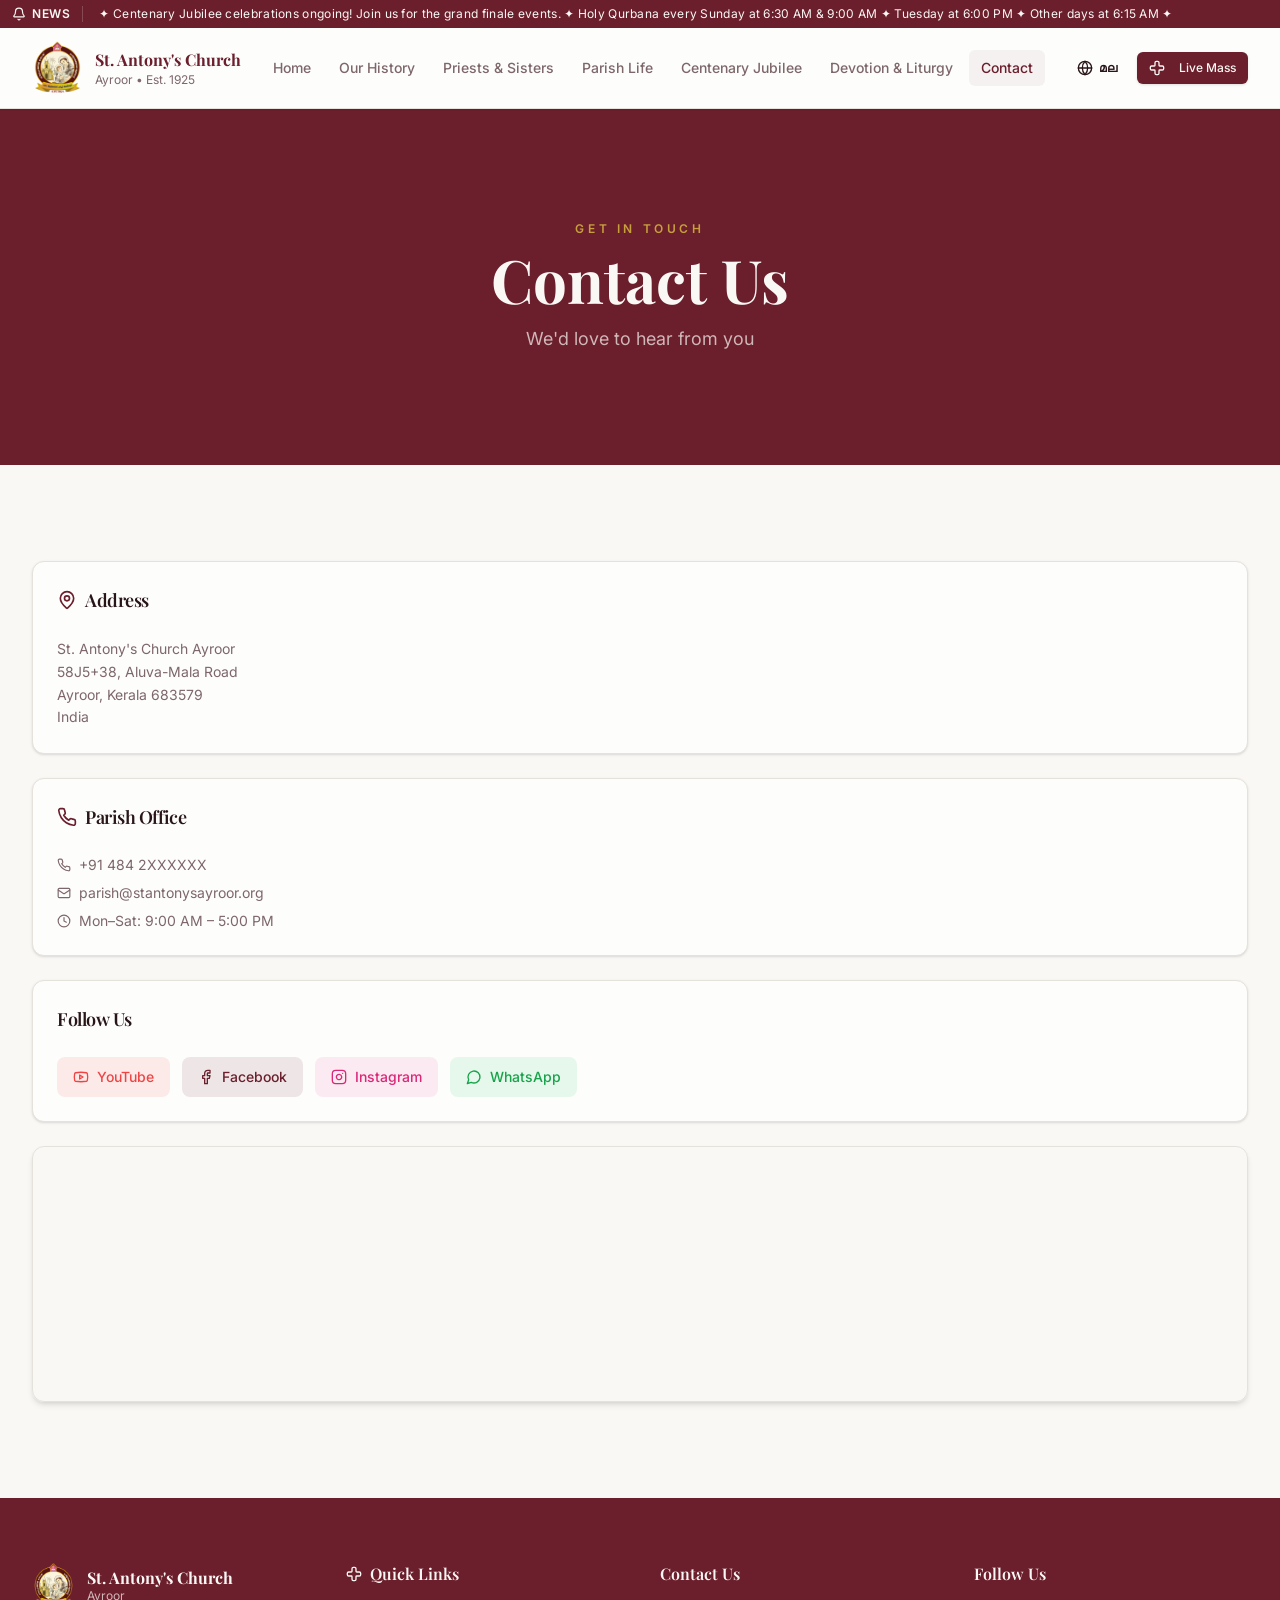
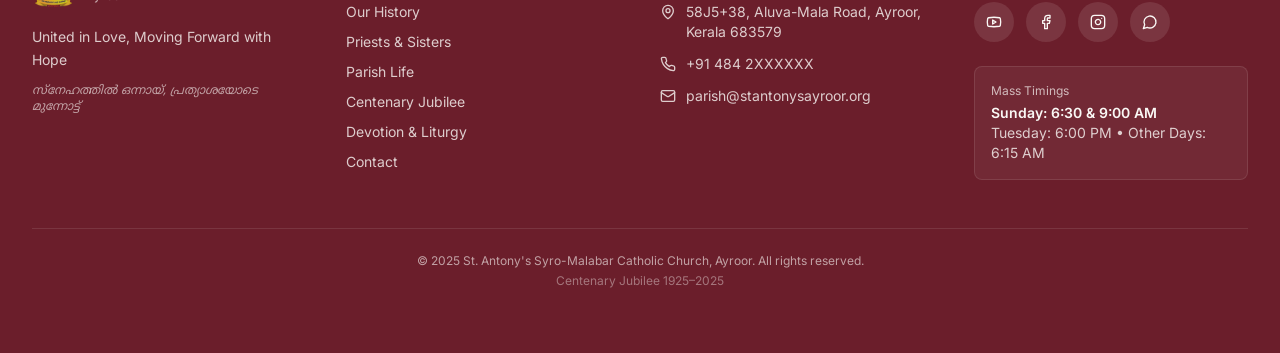
<file: contact.html>
<!DOCTYPE html>
<html lang="en">
<head>
<meta charset="UTF-8">
<meta name="viewport" content="width=device-width, initial-scale=1.0">
<title>Contact | St. Antony's Church Ayroor</title>
<meta name="description" content="Contact St. Antony's Syro-Malabar Catholic Church, Ayroor — address, phone, and social links.">
<link rel="icon" type="image/png" href="assets/images/logo.png">
<link rel="stylesheet" href="assets/site.css">
</head>
<body class="min-h-screen flex flex-col">
<div class="bg-primary text-primary-foreground py-1.5 overflow-hidden relative"><div class="flex items-center"><div class="flex-shrink-0 px-3 flex items-center gap-1.5 border-r border-primary-foreground/20 z-10 bg-primary"><svg xmlns="http://www.w3.org/2000/svg" width="24" height="24" viewBox="0 0 24 24" fill="none" stroke="currentColor" stroke-width="2" stroke-linecap="round" stroke-linejoin="round" class="lucide lucide-bell w-3.5 h-3.5"><path d="M10.268 21a2 2 0 0 0 3.464 0"></path><path d="M3.262 15.326A1 1 0 0 0 4 17h16a1 1 0 0 0 .74-1.673C19.41 13.956 18 12.499 18 8A6 6 0 0 0 6 8c0 4.499-1.411 5.956-2.738 7.326"></path></svg><span class="text-xs font-body font-semibold uppercase tracking-wider hidden sm:inline">News</span></div><div class="overflow-hidden flex-1"><p class="animate-ticker whitespace-nowrap text-xs font-body tracking-wide pl-4">&#10022; Centenary Jubilee celebrations ongoing! Join us for the grand finale events. &#10022; Holy Qurbana every Sunday at 6:30 AM &amp; 9:00 AM &#10022; Tuesday at 6:00 PM &#10022; Other days at 6:15 AM &#10022;</p></div></div></div><nav class="bg-card/95 backdrop-blur-md shadow-sm sticky top-0 z-50 border-b border-border"><div class="max-w-7xl mx-auto px-4 sm:px-6 lg:px-8"><div class="flex items-center justify-between h-16 md:h-20"><a class="flex items-center gap-3 flex-shrink-0" href="index.html"><img src="assets/images/logo.png" alt="Church Logo" class="h-10 md:h-14 w-auto"><div class="hidden sm:block"><p class="font-heading text-sm md:text-base font-bold text-primary leading-tight">St. Antony's Church</p><p class="text-[10px] md:text-xs text-muted-foreground font-body">Ayroor &bull; Est. 1925</p></div></a><div class="hidden lg:flex items-center gap-1"><a class="px-3 py-2 text-sm font-body font-medium rounded-md transition-colors text-muted-foreground hover:text-primary hover:bg-primary/5" href="index.html">Home</a><a class="px-3 py-2 text-sm font-body font-medium rounded-md transition-colors text-muted-foreground hover:text-primary hover:bg-primary/5" href="history.html">Our History</a><a class="px-3 py-2 text-sm font-body font-medium rounded-md transition-colors text-muted-foreground hover:text-primary hover:bg-primary/5" href="clergy.html">Priests &amp; Sisters</a><a class="px-3 py-2 text-sm font-body font-medium rounded-md transition-colors text-muted-foreground hover:text-primary hover:bg-primary/5" href="parish-life.html">Parish Life</a><a class="px-3 py-2 text-sm font-body font-medium rounded-md transition-colors text-muted-foreground hover:text-primary hover:bg-primary/5" href="jubilee.html">Centenary Jubilee</a><a class="px-3 py-2 text-sm font-body font-medium rounded-md transition-colors text-muted-foreground hover:text-primary hover:bg-primary/5" href="devotion.html">Devotion &amp; Liturgy</a><a class="px-3 py-2 text-sm font-body font-medium rounded-md transition-colors text-primary bg-primary/5" href="contact.html">Contact</a></div><div class="flex items-center gap-2"><button onclick="toggleLanguage(this)" class="inline-flex items-center justify-center whitespace-nowrap transition-colors focus-visible:outline-none focus-visible:ring-1 focus-visible:ring-ring disabled:pointer-events-none disabled:opacity-50 [&_svg]:pointer-events-none [&_svg]:size-4 [&_svg]:shrink-0 hover:bg-accent hover:text-accent-foreground h-8 rounded-md px-3 text-xs font-body font-semibold gap-1.5"><svg xmlns="http://www.w3.org/2000/svg" width="24" height="24" viewBox="0 0 24 24" fill="none" stroke="currentColor" stroke-width="2" stroke-linecap="round" stroke-linejoin="round" class="lucide lucide-globe w-4 h-4"><circle cx="12" cy="12" r="10"></circle><path d="M12 2a14.5 14.5 0 0 0 0 20 14.5 14.5 0 0 0 0-20"></path><path d="M2 12h20"></path></svg>മല</button><a class="items-center justify-center gap-2 whitespace-nowrap font-medium transition-colors focus-visible:outline-none focus-visible:ring-1 focus-visible:ring-ring disabled:pointer-events-none disabled:opacity-50 [&_svg]:pointer-events-none [&_svg]:size-4 [&_svg]:shrink-0 text-primary-foreground shadow h-8 rounded-md px-3 hidden md:flex font-body text-xs bg-primary hover:bg-primary/90" href="devotion.html"><svg xmlns="http://www.w3.org/2000/svg" width="24" height="24" viewBox="0 0 24 24" fill="none" stroke="currentColor" stroke-width="2" stroke-linecap="round" stroke-linejoin="round" class="lucide lucide-cross w-3.5 h-3.5 mr-1.5"><path d="M4 9a2 2 0 0 0-2 2v2a2 2 0 0 0 2 2h4a1 1 0 0 1 1 1v4a2 2 0 0 0 2 2h2a2 2 0 0 0 2-2v-4a1 1 0 0 1 1-1h4a2 2 0 0 0 2-2v-2a2 2 0 0 0-2-2h-4a1 1 0 0 1-1-1V4a2 2 0 0 0-2-2h-2a2 2 0 0 0-2 2v4a1 1 0 0 1-1 1z"></path></svg>Live Mass</a><button onclick="toggleMobileMenu()" class="lg:hidden p-2 text-foreground"><svg xmlns="http://www.w3.org/2000/svg" width="24" height="24" viewBox="0 0 24 24" fill="none" stroke="currentColor" stroke-width="2" stroke-linecap="round" stroke-linejoin="round" class="lucide lucide-menu w-5 h-5"><line x1="4" x2="20" y1="12" y2="12"></line><line x1="4" x2="20" y1="6" y2="6"></line><line x1="4" x2="20" y1="18" y2="18"></line></svg></button></div></div><div id="mobile-menu" class="hidden lg:hidden pb-4"><a class="block px-4 py-3 text-sm font-body font-medium rounded-md text-muted-foreground hover:text-primary hover:bg-primary/5" href="index.html">Home</a><a class="block px-4 py-3 text-sm font-body font-medium rounded-md text-muted-foreground hover:text-primary hover:bg-primary/5" href="history.html">Our History</a><a class="block px-4 py-3 text-sm font-body font-medium rounded-md text-muted-foreground hover:text-primary hover:bg-primary/5" href="clergy.html">Priests & Sisters</a><a class="block px-4 py-3 text-sm font-body font-medium rounded-md text-muted-foreground hover:text-primary hover:bg-primary/5" href="parish-life.html">Parish Life</a><a class="block px-4 py-3 text-sm font-body font-medium rounded-md text-muted-foreground hover:text-primary hover:bg-primary/5" href="jubilee.html">Centenary Jubilee</a><a class="block px-4 py-3 text-sm font-body font-medium rounded-md text-muted-foreground hover:text-primary hover:bg-primary/5" href="devotion.html">Devotion & Liturgy</a><a class="block px-4 py-3 text-sm font-body font-medium rounded-md text-primary bg-primary/5" href="contact.html">Contact</a></div></div></nav>
<main class="flex-1">
<div><section class="py-20 md:py-28 bg-primary"><div class="max-w-7xl mx-auto px-4 sm:px-6 lg:px-8 text-center"><div><p class="font-body text-xs tracking-[0.3em] uppercase text-secondary font-semibold mb-3">Get in Touch</p><h1 class="font-heading text-4xl md:text-6xl font-bold text-primary-foreground mb-4">Contact Us</h1><p class="font-body text-primary-foreground/70 text-lg max-w-xl mx-auto">We'd love to hear from you</p></div></div></section><section class="py-16 md:py-24 bg-background"><div class="max-w-7xl mx-auto px-4 sm:px-6 lg:px-8"><div class="grid grid-cols-1 gap-12"><div class="space-y-6"><div class="rounded-xl border bg-card text-card-foreground shadow"><div class="flex flex-col space-y-1.5 p-6"><div class="font-semibold tracking-tight font-heading text-lg flex items-center gap-2"><svg xmlns="http://www.w3.org/2000/svg" width="24" height="24" viewBox="0 0 24 24" fill="none" stroke="currentColor" stroke-width="2" stroke-linecap="round" stroke-linejoin="round" class="lucide lucide-map-pin w-5 h-5 text-primary"><path d="M20 10c0 4.993-5.539 10.193-7.399 11.799a1 1 0 0 1-1.202 0C9.539 20.193 4 14.993 4 10a8 8 0 0 1 16 0"></path><circle cx="12" cy="10" r="3"></circle></svg>Address</div></div><div class="p-6 pt-0"><p class="font-body text-muted-foreground text-sm leading-relaxed">St. Antony's Church Ayroor<br>58J5+38, Aluva-Mala Road<br>Ayroor, Kerala 683579<br>India</p></div></div><div class="rounded-xl border bg-card text-card-foreground shadow"><div class="flex flex-col space-y-1.5 p-6"><div class="font-semibold tracking-tight font-heading text-lg flex items-center gap-2"><svg xmlns="http://www.w3.org/2000/svg" width="24" height="24" viewBox="0 0 24 24" fill="none" stroke="currentColor" stroke-width="2" stroke-linecap="round" stroke-linejoin="round" class="lucide lucide-phone w-5 h-5 text-primary"><path d="M22 16.92v3a2 2 0 0 1-2.18 2 19.79 19.79 0 0 1-8.63-3.07 19.5 19.5 0 0 1-6-6 19.79 19.79 0 0 1-3.07-8.67A2 2 0 0 1 4.11 2h3a2 2 0 0 1 2 1.72 12.84 12.84 0 0 0 .7 2.81 2 2 0 0 1-.45 2.11L8.09 9.91a16 16 0 0 0 6 6l1.27-1.27a2 2 0 0 1 2.11-.45 12.84 12.84 0 0 0 2.81.7A2 2 0 0 1 22 16.92z"></path></svg>Parish Office</div></div><div class="p-6 pt-0 space-y-2"><p class="font-body text-sm text-muted-foreground flex items-center gap-2"><svg xmlns="http://www.w3.org/2000/svg" width="24" height="24" viewBox="0 0 24 24" fill="none" stroke="currentColor" stroke-width="2" stroke-linecap="round" stroke-linejoin="round" class="lucide lucide-phone w-3.5 h-3.5"><path d="M22 16.92v3a2 2 0 0 1-2.18 2 19.79 19.79 0 0 1-8.63-3.07 19.5 19.5 0 0 1-6-6 19.79 19.79 0 0 1-3.07-8.67A2 2 0 0 1 4.11 2h3a2 2 0 0 1 2 1.72 12.84 12.84 0 0 0 .7 2.81 2 2 0 0 1-.45 2.11L8.09 9.91a16 16 0 0 0 6 6l1.27-1.27a2 2 0 0 1 2.11-.45 12.84 12.84 0 0 0 2.81.7A2 2 0 0 1 22 16.92z"></path></svg> +91 484 2XXXXXX</p><p class="font-body text-sm text-muted-foreground flex items-center gap-2"><svg xmlns="http://www.w3.org/2000/svg" width="24" height="24" viewBox="0 0 24 24" fill="none" stroke="currentColor" stroke-width="2" stroke-linecap="round" stroke-linejoin="round" class="lucide lucide-mail w-3.5 h-3.5"><rect width="20" height="16" x="2" y="4" rx="2"></rect><path d="m22 7-8.97 5.7a1.94 1.94 0 0 1-2.06 0L2 7"></path></svg> parish@stantonysayroor.org</p><p class="font-body text-sm text-muted-foreground flex items-center gap-2"><svg xmlns="http://www.w3.org/2000/svg" width="24" height="24" viewBox="0 0 24 24" fill="none" stroke="currentColor" stroke-width="2" stroke-linecap="round" stroke-linejoin="round" class="lucide lucide-clock w-3.5 h-3.5"><circle cx="12" cy="12" r="10"></circle><polyline points="12 6 12 12 16 14"></polyline></svg> Mon&ndash;Sat: 9:00 AM &ndash; 5:00 PM</p></div></div><div class="rounded-xl border bg-card text-card-foreground shadow"><div class="flex flex-col space-y-1.5 p-6"><div class="font-semibold tracking-tight font-heading text-lg flex items-center gap-2">Follow Us</div></div><div class="p-6 pt-0"><div class="flex gap-3"><a href="https://www.youtube.com/@stantonyschurchayroor" target="_blank" rel="noopener noreferrer" class="flex items-center gap-2 px-4 py-2.5 bg-destructive/10 text-destructive rounded-lg font-body text-sm font-medium hover:bg-destructive/20 transition-colors"><svg xmlns="http://www.w3.org/2000/svg" width="24" height="24" viewBox="0 0 24 24" fill="none" stroke="currentColor" stroke-width="2" stroke-linecap="round" stroke-linejoin="round" class="lucide lucide-youtube w-4 h-4"><path d="M2.5 17a24.12 24.12 0 0 1 0-10 2 2 0 0 1 1.4-1.4 49.56 49.56 0 0 1 16.2 0A2 2 0 0 1 21.5 7a24.12 24.12 0 0 1 0 10 2 2 0 0 1-1.4 1.4 49.55 49.55 0 0 1-16.2 0A2 2 0 0 1 2.5 17"></path><path d="m10 15 5-3-5-3z"></path></svg>YouTube</a><a href="https://www.facebook.com/stantonyschurchayroor/" target="_blank" rel="noopener noreferrer" class="flex items-center gap-2 px-4 py-2.5 bg-primary/10 text-primary rounded-lg font-body text-sm font-medium hover:bg-primary/20 transition-colors"><svg xmlns="http://www.w3.org/2000/svg" width="24" height="24" viewBox="0 0 24 24" fill="none" stroke="currentColor" stroke-width="2" stroke-linecap="round" stroke-linejoin="round" class="lucide lucide-facebook w-4 h-4"><path d="M18 2h-3a5 5 0 0 0-5 5v3H7v4h3v8h4v-8h3l1-4h-4V7a1 1 0 0 1 1-1h3z"></path></svg>Facebook</a><a href="https://www.instagram.com/stantonyschurchayroor/" target="_blank" rel="noopener noreferrer" class="flex items-center gap-2 px-4 py-2.5 bg-pink-500/10 text-pink-600 rounded-lg font-body text-sm font-medium hover:bg-pink-500/20 transition-colors"><svg xmlns="http://www.w3.org/2000/svg" width="24" height="24" viewBox="0 0 24 24" fill="none" stroke="currentColor" stroke-width="2" stroke-linecap="round" stroke-linejoin="round" class="lucide lucide-instagram w-4 h-4"><rect width="20" height="20" x="2" y="2" rx="5" ry="5"></rect><path d="M16 11.37A4 4 0 1 1 12.63 8 4 4 0 0 1 16 11.37z"></path><line x1="17.5" x2="17.51" y1="6.5" y2="6.5"></line></svg>Instagram</a><a href="https://www.whatsapp.com/channel/0029VaAH7XgEwEjxKJOsho42" target="_blank" rel="noopener noreferrer" class="flex items-center gap-2 px-4 py-2.5 bg-green-500/10 text-green-600 rounded-lg font-body text-sm font-medium hover:bg-green-500/20 transition-colors"><svg xmlns="http://www.w3.org/2000/svg" width="24" height="24" viewBox="0 0 24 24" fill="none" stroke="currentColor" stroke-width="2" stroke-linecap="round" stroke-linejoin="round" class="lucide lucide-message-circle w-4 h-4"><path d="M7.9 20A9 9 0 1 0 4 16.1L2 22Z"></path></svg>WhatsApp</a></div></div></div><div class="rounded-xl overflow-hidden shadow-md border border-border h-64"><iframe src="https://www.google.com/maps/embed?pb=!1m18!1m12!1m3!1d3927.0465636693734!2d76.3083226!3d10.1768707!2m3!1f0!2f0!3f0!3m2!1i1024!2i768!4f13.1!3m3!1m2!1s0x3b08050e78833dcb%3A0x79e8de35be2708ed!2sSt.%20Antony\'s%20Syro-Malabar%20Catholic%20Church%2C%20Ayroor!5e0!3m2!1sen!2suk!4v1777474397123!5m2!1sen!2suk" width="100%" height="100%" loading="lazy" referrerpolicy="no-referrer-when-downgrade" title="Church Location" style="border: 0px;"></iframe></div></div></div></div></section></div>
</main>
<footer class="bg-primary text-primary-foreground"><div class="max-w-7xl mx-auto px-4 sm:px-6 lg:px-8 py-12 md:py-16"><div class="grid grid-cols-1 md:grid-cols-2 lg:grid-cols-4 gap-10"><div class="lg:col-span-1"><div class="flex items-center gap-3 mb-4"><img src="assets/images/logo.png" alt="Church Logo" class="h-12 w-auto brightness-100"><div><p class="font-heading text-base font-bold leading-tight">St. Antony's Church</p><p class="text-xs opacity-70 font-body">Ayroor</p></div></div><p class="text-sm opacity-80 font-body leading-relaxed">United in Love, Moving Forward with Hope</p><p class="text-xs opacity-60 font-body mt-3 italic font-malayalam">സ്നേഹത്തിൽ ഒന്നായ്, പ്രത്യാശയോടെ മുന്നോട്ട്</p></div><div><h3 class="font-heading text-base font-semibold mb-4 flex items-center gap-2"><svg xmlns="http://www.w3.org/2000/svg" width="24" height="24" viewBox="0 0 24 24" fill="none" stroke="currentColor" stroke-width="2" stroke-linecap="round" stroke-linejoin="round" class="lucide lucide-cross w-4 h-4"><path d="M4 9a2 2 0 0 0-2 2v2a2 2 0 0 0 2 2h4a1 1 0 0 1 1 1v4a2 2 0 0 0 2 2h2a2 2 0 0 0 2-2v-4a1 1 0 0 1 1-1h4a2 2 0 0 0 2-2v-2a2 2 0 0 0-2-2h-4a1 1 0 0 1-1-1V4a2 2 0 0 0-2-2h-2a2 2 0 0 0-2 2v4a1 1 0 0 1-1 1z"></path></svg>Quick Links</h3><ul class="space-y-2.5 font-body text-sm"><li><a class="opacity-80 hover:opacity-100 transition-opacity" href="history.html">Our History</a></li><li><a class="opacity-80 hover:opacity-100 transition-opacity" href="clergy.html">Priests &amp; Sisters</a></li><li><a class="opacity-80 hover:opacity-100 transition-opacity" href="parish-life.html">Parish Life</a></li><li><a class="opacity-80 hover:opacity-100 transition-opacity" href="jubilee.html">Centenary Jubilee</a></li><li><a class="opacity-80 hover:opacity-100 transition-opacity" href="devotion.html">Devotion &amp; Liturgy</a></li><li><a class="opacity-80 hover:opacity-100 transition-opacity" href="contact.html">Contact</a></li></ul></div><div><h3 class="font-heading text-base font-semibold mb-4">Contact Us</h3><ul class="space-y-3 font-body text-sm"><li class="flex items-start gap-2.5"><svg xmlns="http://www.w3.org/2000/svg" width="24" height="24" viewBox="0 0 24 24" fill="none" stroke="currentColor" stroke-width="2" stroke-linecap="round" stroke-linejoin="round" class="lucide lucide-map-pin w-4 h-4 mt-0.5 flex-shrink-0 opacity-80"><path d="M20 10c0 4.993-5.539 10.193-7.399 11.799a1 1 0 0 1-1.202 0C9.539 20.193 4 14.993 4 10a8 8 0 0 1 16 0"></path><circle cx="12" cy="10" r="3"></circle></svg><span class="opacity-80">58J5+38, Aluva-Mala Road, Ayroor, Kerala 683579</span></li><li class="flex items-center gap-2.5"><svg xmlns="http://www.w3.org/2000/svg" width="24" height="24" viewBox="0 0 24 24" fill="none" stroke="currentColor" stroke-width="2" stroke-linecap="round" stroke-linejoin="round" class="lucide lucide-phone w-4 h-4 flex-shrink-0 opacity-80"><path d="M22 16.92v3a2 2 0 0 1-2.18 2 19.79 19.79 0 0 1-8.63-3.07 19.5 19.5 0 0 1-6-6 19.79 19.79 0 0 1-3.07-8.67A2 2 0 0 1 4.11 2h3a2 2 0 0 1 2 1.72 12.84 12.84 0 0 0 .7 2.81 2 2 0 0 1-.45 2.11L8.09 9.91a16 16 0 0 0 6 6l1.27-1.27a2 2 0 0 1 2.11-.45 12.84 12.84 0 0 0 2.81.7A2 2 0 0 1 22 16.92z"></path></svg><span class="opacity-80">+91 484 2XXXXXX</span></li><li class="flex items-center gap-2.5"><svg xmlns="http://www.w3.org/2000/svg" width="24" height="24" viewBox="0 0 24 24" fill="none" stroke="currentColor" stroke-width="2" stroke-linecap="round" stroke-linejoin="round" class="lucide lucide-mail w-4 h-4 flex-shrink-0 opacity-80"><rect width="20" height="16" x="2" y="4" rx="2"></rect><path d="m22 7-8.97 5.7a1.94 1.94 0 0 1-2.06 0L2 7"></path></svg><span class="opacity-80">parish@stantonysayroor.org</span></li></ul></div><div><h3 class="font-heading text-base font-semibold mb-4">Follow Us</h3><div class="flex gap-3"><a href="https://www.youtube.com/@stantonyschurchayroor" target="_blank" rel="noopener noreferrer" class="w-10 h-10 rounded-full bg-primary-foreground/10 flex items-center justify-center hover:bg-primary-foreground/20 transition-colors"><svg xmlns="http://www.w3.org/2000/svg" width="24" height="24" viewBox="0 0 24 24" fill="none" stroke="currentColor" stroke-width="2" stroke-linecap="round" stroke-linejoin="round" class="lucide lucide-youtube w-4 h-4"><path d="M2.5 17a24.12 24.12 0 0 1 0-10 2 2 0 0 1 1.4-1.4 49.56 49.56 0 0 1 16.2 0A2 2 0 0 1 21.5 7a24.12 24.12 0 0 1 0 10 2 2 0 0 1-1.4 1.4 49.55 49.55 0 0 1-16.2 0A2 2 0 0 1 2.5 17"></path><path d="m10 15 5-3-5-3z"></path></svg></a><a href="https://www.facebook.com/stantonyschurchayroor/" target="_blank" rel="noopener noreferrer" class="w-10 h-10 rounded-full bg-primary-foreground/10 flex items-center justify-center hover:bg-primary-foreground/20 transition-colors"><svg xmlns="http://www.w3.org/2000/svg" width="24" height="24" viewBox="0 0 24 24" fill="none" stroke="currentColor" stroke-width="2" stroke-linecap="round" stroke-linejoin="round" class="lucide lucide-facebook w-4 h-4"><path d="M18 2h-3a5 5 0 0 0-5 5v3H7v4h3v8h4v-8h3l1-4h-4V7a1 1 0 0 1 1-1h3z"></path></svg></a><a href="https://www.instagram.com/stantonyschurchayroor/" target="_blank" rel="noopener noreferrer" class="w-10 h-10 rounded-full bg-primary-foreground/10 flex items-center justify-center hover:bg-primary-foreground/20 transition-colors"><svg xmlns="http://www.w3.org/2000/svg" width="24" height="24" viewBox="0 0 24 24" fill="none" stroke="currentColor" stroke-width="2" stroke-linecap="round" stroke-linejoin="round" class="lucide lucide-instagram w-4 h-4"><rect width="20" height="20" x="2" y="2" rx="5" ry="5"></rect><path d="M16 11.37A4 4 0 1 1 12.63 8 4 4 0 0 1 16 11.37z"></path><line x1="17.5" x2="17.51" y1="6.5" y2="6.5"></line></svg></a><a href="https://www.whatsapp.com/channel/0029VaAH7XgEwEjxKJOsho42" target="_blank" rel="noopener noreferrer" class="w-10 h-10 rounded-full bg-primary-foreground/10 flex items-center justify-center hover:bg-primary-foreground/20 transition-colors"><svg xmlns="http://www.w3.org/2000/svg" width="24" height="24" viewBox="0 0 24 24" fill="none" stroke="currentColor" stroke-width="2" stroke-linecap="round" stroke-linejoin="round" class="lucide lucide-message-circle w-4 h-4"><path d="M7.9 20A9 9 0 1 0 4 16.1L2 22Z"></path></svg></a></div><div class="mt-6 p-4 rounded-lg bg-primary-foreground/5 border border-primary-foreground/10"><p class="text-xs font-body opacity-70 mb-1">Mass Timings</p><p class="text-sm font-body font-semibold">Sunday: 6:30 &amp; 9:00 AM</p><p class="text-sm font-body opacity-80">Tuesday: 6:00 PM &bull; Other Days: 6:15 AM</p></div></div></div><div class="mt-12 pt-6 border-t border-primary-foreground/10 text-center"><p class="text-xs font-body opacity-60">&copy; 2025 St. Antony's Syro-Malabar Catholic Church, Ayroor. All rights reserved.</p><p class="text-xs font-body opacity-40 mt-1">Centenary Jubilee 1925&ndash;2025</p></div></div></footer>
<script src="assets/common.js"></script>
</body>
</html>
</file>
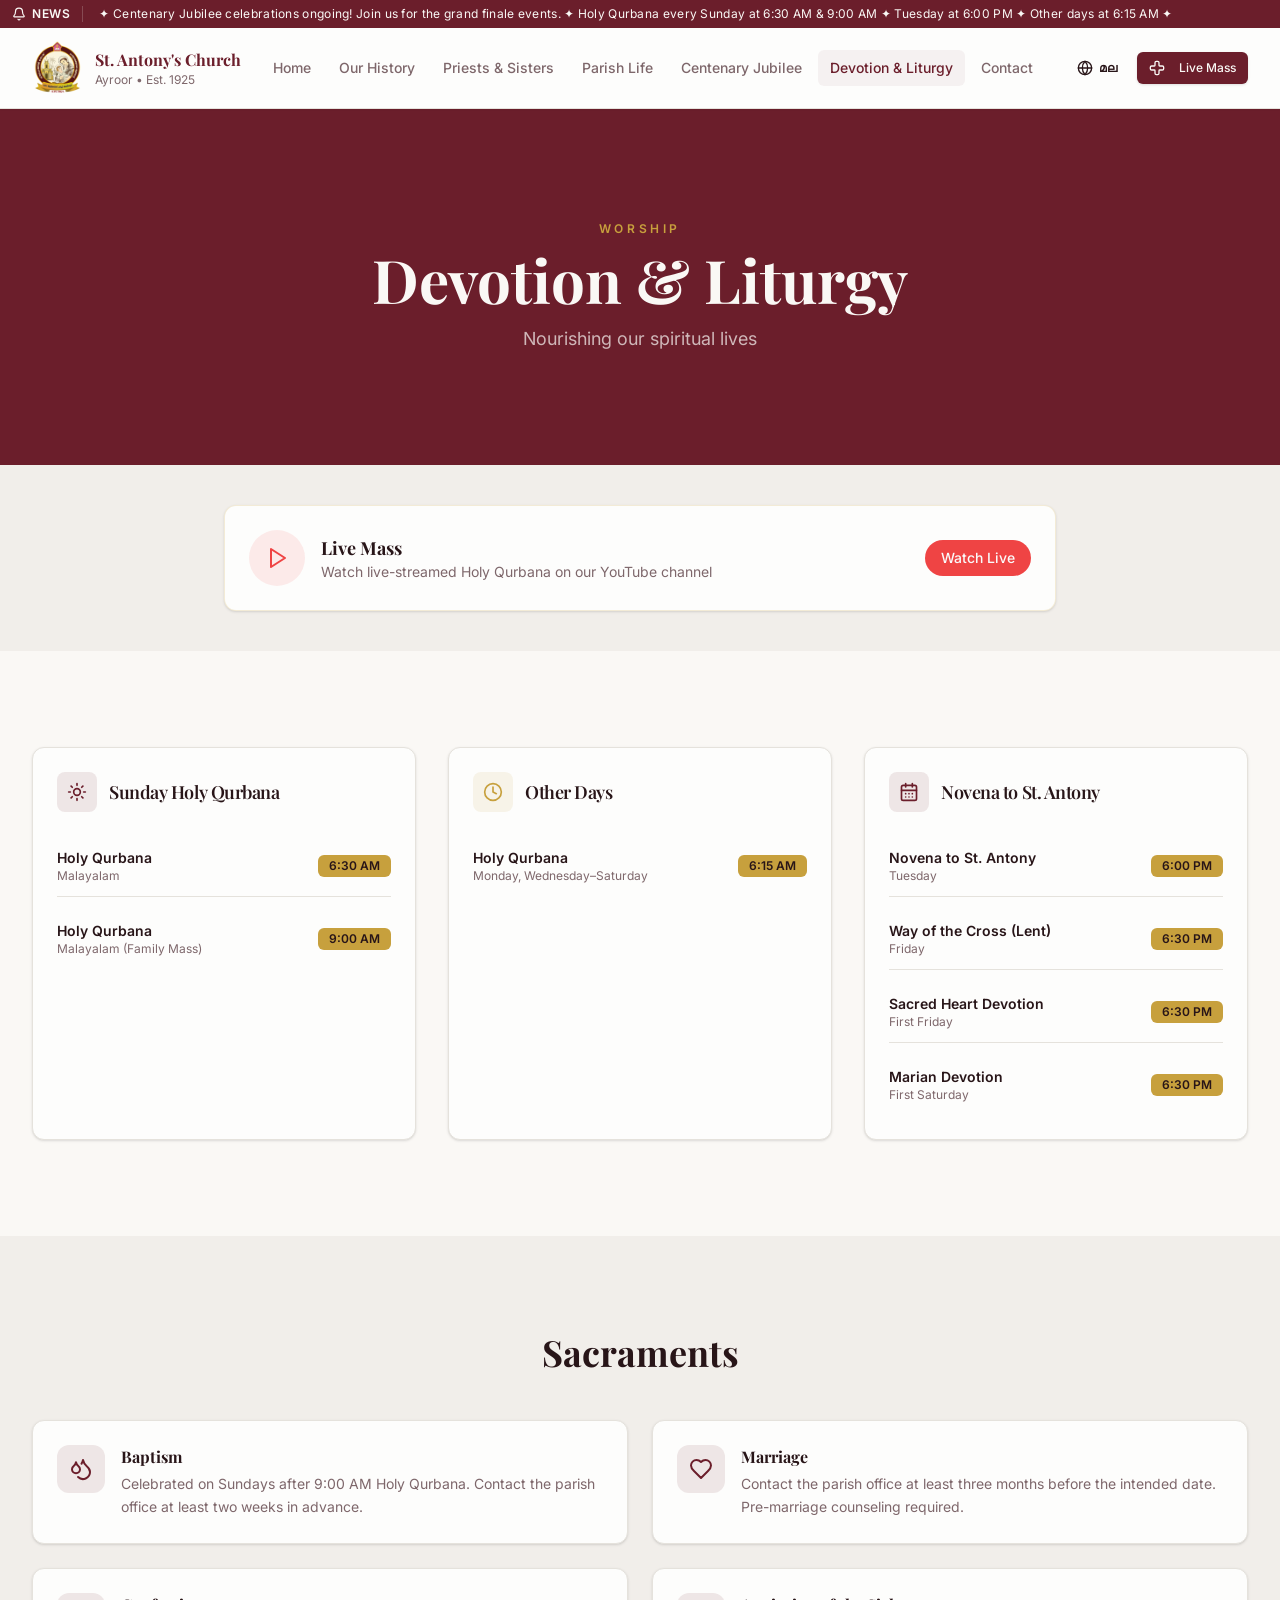
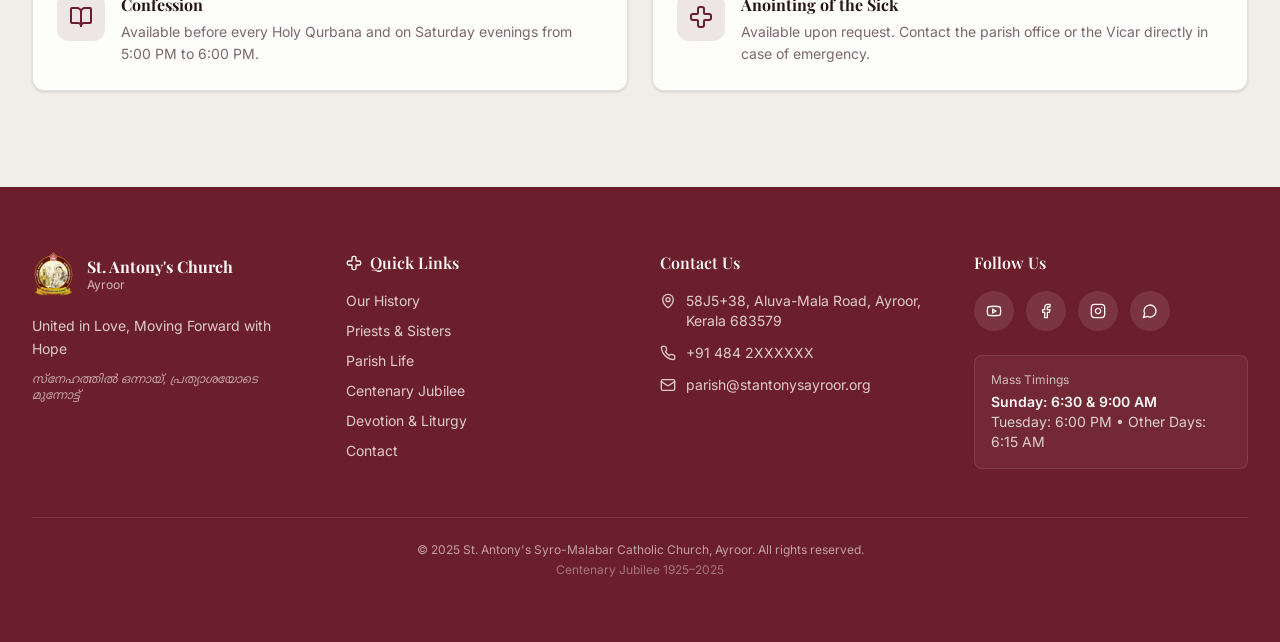
<file: devotion.html>
<!DOCTYPE html>
<html lang="en">
<head>
<meta charset="UTF-8">
<meta name="viewport" content="width=device-width, initial-scale=1.0">
<title>Devotion &amp; Liturgy | St. Antony's Church Ayroor</title>
<meta name="description" content="Mass timings, novena, and sacraments at St. Antony's Church Ayroor.">
<link rel="icon" type="image/png" href="assets/images/logo.png">
<link rel="stylesheet" href="assets/site.css">
</head>
<body class="min-h-screen flex flex-col">
<div class="bg-primary text-primary-foreground py-1.5 overflow-hidden relative"><div class="flex items-center"><div class="flex-shrink-0 px-3 flex items-center gap-1.5 border-r border-primary-foreground/20 z-10 bg-primary"><svg xmlns="http://www.w3.org/2000/svg" width="24" height="24" viewBox="0 0 24 24" fill="none" stroke="currentColor" stroke-width="2" stroke-linecap="round" stroke-linejoin="round" class="lucide lucide-bell w-3.5 h-3.5"><path d="M10.268 21a2 2 0 0 0 3.464 0"></path><path d="M3.262 15.326A1 1 0 0 0 4 17h16a1 1 0 0 0 .74-1.673C19.41 13.956 18 12.499 18 8A6 6 0 0 0 6 8c0 4.499-1.411 5.956-2.738 7.326"></path></svg><span class="text-xs font-body font-semibold uppercase tracking-wider hidden sm:inline">News</span></div><div class="overflow-hidden flex-1"><p class="animate-ticker whitespace-nowrap text-xs font-body tracking-wide pl-4">&#10022; Centenary Jubilee celebrations ongoing! Join us for the grand finale events. &#10022; Holy Qurbana every Sunday at 6:30 AM &amp; 9:00 AM &#10022; Tuesday at 6:00 PM &#10022; Other days at 6:15 AM &#10022;</p></div></div></div><nav class="bg-card/95 backdrop-blur-md shadow-sm sticky top-0 z-50 border-b border-border"><div class="max-w-7xl mx-auto px-4 sm:px-6 lg:px-8"><div class="flex items-center justify-between h-16 md:h-20"><a class="flex items-center gap-3 flex-shrink-0" href="index.html"><img src="assets/images/logo.png" alt="Church Logo" class="h-10 md:h-14 w-auto"><div class="hidden sm:block"><p class="font-heading text-sm md:text-base font-bold text-primary leading-tight">St. Antony's Church</p><p class="text-[10px] md:text-xs text-muted-foreground font-body">Ayroor &bull; Est. 1925</p></div></a><div class="hidden lg:flex items-center gap-1"><a class="px-3 py-2 text-sm font-body font-medium rounded-md transition-colors text-muted-foreground hover:text-primary hover:bg-primary/5" href="index.html">Home</a><a class="px-3 py-2 text-sm font-body font-medium rounded-md transition-colors text-muted-foreground hover:text-primary hover:bg-primary/5" href="history.html">Our History</a><a class="px-3 py-2 text-sm font-body font-medium rounded-md transition-colors text-muted-foreground hover:text-primary hover:bg-primary/5" href="clergy.html">Priests &amp; Sisters</a><a class="px-3 py-2 text-sm font-body font-medium rounded-md transition-colors text-muted-foreground hover:text-primary hover:bg-primary/5" href="parish-life.html">Parish Life</a><a class="px-3 py-2 text-sm font-body font-medium rounded-md transition-colors text-muted-foreground hover:text-primary hover:bg-primary/5" href="jubilee.html">Centenary Jubilee</a><a class="px-3 py-2 text-sm font-body font-medium rounded-md transition-colors text-primary bg-primary/5" href="devotion.html">Devotion &amp; Liturgy</a><a class="px-3 py-2 text-sm font-body font-medium rounded-md transition-colors text-muted-foreground hover:text-primary hover:bg-primary/5" href="contact.html">Contact</a></div><div class="flex items-center gap-2"><button onclick="toggleLanguage(this)" class="inline-flex items-center justify-center whitespace-nowrap transition-colors focus-visible:outline-none focus-visible:ring-1 focus-visible:ring-ring disabled:pointer-events-none disabled:opacity-50 [&_svg]:pointer-events-none [&_svg]:size-4 [&_svg]:shrink-0 hover:bg-accent hover:text-accent-foreground h-8 rounded-md px-3 text-xs font-body font-semibold gap-1.5"><svg xmlns="http://www.w3.org/2000/svg" width="24" height="24" viewBox="0 0 24 24" fill="none" stroke="currentColor" stroke-width="2" stroke-linecap="round" stroke-linejoin="round" class="lucide lucide-globe w-4 h-4"><circle cx="12" cy="12" r="10"></circle><path d="M12 2a14.5 14.5 0 0 0 0 20 14.5 14.5 0 0 0 0-20"></path><path d="M2 12h20"></path></svg>മല</button><a class="items-center justify-center gap-2 whitespace-nowrap font-medium transition-colors focus-visible:outline-none focus-visible:ring-1 focus-visible:ring-ring disabled:pointer-events-none disabled:opacity-50 [&_svg]:pointer-events-none [&_svg]:size-4 [&_svg]:shrink-0 text-primary-foreground shadow h-8 rounded-md px-3 hidden md:flex font-body text-xs bg-primary hover:bg-primary/90" href="devotion.html"><svg xmlns="http://www.w3.org/2000/svg" width="24" height="24" viewBox="0 0 24 24" fill="none" stroke="currentColor" stroke-width="2" stroke-linecap="round" stroke-linejoin="round" class="lucide lucide-cross w-3.5 h-3.5 mr-1.5"><path d="M4 9a2 2 0 0 0-2 2v2a2 2 0 0 0 2 2h4a1 1 0 0 1 1 1v4a2 2 0 0 0 2 2h2a2 2 0 0 0 2-2v-4a1 1 0 0 1 1-1h4a2 2 0 0 0 2-2v-2a2 2 0 0 0-2-2h-4a1 1 0 0 1-1-1V4a2 2 0 0 0-2-2h-2a2 2 0 0 0-2 2v4a1 1 0 0 1-1 1z"></path></svg>Live Mass</a><button onclick="toggleMobileMenu()" class="lg:hidden p-2 text-foreground"><svg xmlns="http://www.w3.org/2000/svg" width="24" height="24" viewBox="0 0 24 24" fill="none" stroke="currentColor" stroke-width="2" stroke-linecap="round" stroke-linejoin="round" class="lucide lucide-menu w-5 h-5"><line x1="4" x2="20" y1="12" y2="12"></line><line x1="4" x2="20" y1="6" y2="6"></line><line x1="4" x2="20" y1="18" y2="18"></line></svg></button></div></div><div id="mobile-menu" class="hidden lg:hidden pb-4"><a class="block px-4 py-3 text-sm font-body font-medium rounded-md text-muted-foreground hover:text-primary hover:bg-primary/5" href="index.html">Home</a><a class="block px-4 py-3 text-sm font-body font-medium rounded-md text-muted-foreground hover:text-primary hover:bg-primary/5" href="history.html">Our History</a><a class="block px-4 py-3 text-sm font-body font-medium rounded-md text-muted-foreground hover:text-primary hover:bg-primary/5" href="clergy.html">Priests & Sisters</a><a class="block px-4 py-3 text-sm font-body font-medium rounded-md text-muted-foreground hover:text-primary hover:bg-primary/5" href="parish-life.html">Parish Life</a><a class="block px-4 py-3 text-sm font-body font-medium rounded-md text-muted-foreground hover:text-primary hover:bg-primary/5" href="jubilee.html">Centenary Jubilee</a><a class="block px-4 py-3 text-sm font-body font-medium rounded-md text-primary bg-primary/5" href="devotion.html">Devotion & Liturgy</a><a class="block px-4 py-3 text-sm font-body font-medium rounded-md text-muted-foreground hover:text-primary hover:bg-primary/5" href="contact.html">Contact</a></div></div></nav>
<main class="flex-1">
<div><section class="py-20 md:py-28 bg-primary"><div class="max-w-7xl mx-auto px-4 sm:px-6 lg:px-8 text-center"><div><p class="font-body text-xs tracking-[0.3em] uppercase text-secondary font-semibold mb-3">Worship</p><h1 class="font-heading text-4xl md:text-6xl font-bold text-primary-foreground mb-4">Devotion &amp; Liturgy</h1><p class="font-body text-primary-foreground/70 text-lg max-w-xl mx-auto">Nourishing our spiritual lives</p></div></div></section><section class="py-10 bg-muted"><div class="max-w-4xl mx-auto px-4 sm:px-6 lg:px-8"><div class="rounded-xl border bg-card text-card-foreground shadow border-secondary/20"><div class="flex items-center gap-4 p-6"><div class="w-14 h-14 bg-destructive/10 rounded-full flex items-center justify-center flex-shrink-0"><svg xmlns="http://www.w3.org/2000/svg" width="24" height="24" viewBox="0 0 24 24" fill="none" stroke="currentColor" stroke-width="2" stroke-linecap="round" stroke-linejoin="round" class="lucide lucide-play w-6 h-6 text-destructive"><polygon points="6 3 20 12 6 21 6 3"></polygon></svg></div><div class="flex-1"><h3 class="font-heading text-lg font-bold text-foreground">Live Mass</h3><p class="font-body text-sm text-muted-foreground">Watch live-streamed Holy Qurbana on our YouTube channel</p></div><a href="https://www.youtube.com/@stantonyschurchayroor" target="_blank" rel="noopener noreferrer" class="px-4 py-2 bg-destructive text-destructive-foreground rounded-full text-sm font-body font-medium hover:bg-destructive/90 transition-colors hidden sm:block">Watch Live</a></div></div></div></section><section class="py-16 md:py-24 bg-background"><div class="max-w-7xl mx-auto px-4 sm:px-6 lg:px-8"><div class="grid grid-cols-1 lg:grid-cols-3 gap-8"><div><div class="rounded-xl border bg-card text-card-foreground shadow h-full"><div class="flex flex-col space-y-1.5 p-6"><div class="flex items-center gap-3"><div class="w-10 h-10 bg-primary/10 rounded-lg flex items-center justify-center"><svg xmlns="http://www.w3.org/2000/svg" width="24" height="24" viewBox="0 0 24 24" fill="none" stroke="currentColor" stroke-width="2" stroke-linecap="round" stroke-linejoin="round" class="lucide lucide-sun w-5 h-5 text-primary"><circle cx="12" cy="12" r="4"></circle><path d="M12 2v2"></path><path d="M12 20v2"></path><path d="m4.93 4.93 1.41 1.41"></path><path d="m17.66 17.66 1.41 1.41"></path><path d="M2 12h2"></path><path d="M20 12h2"></path><path d="m6.34 17.66-1.41 1.41"></path><path d="m19.07 4.93-1.41 1.41"></path></svg></div><div class="font-semibold tracking-tight font-heading text-lg">Sunday Holy Qurbana</div></div></div><div class="p-6 pt-0 space-y-3"><div class="flex items-center justify-between py-3 border-b border-border last:border-0"><div><p class="font-body text-sm font-semibold text-foreground">Holy Qurbana</p><p class="font-body text-xs text-muted-foreground">Malayalam</p></div><div class="inline-flex items-center rounded-md border px-2.5 py-0.5 text-xs transition-colors focus:outline-none focus:ring-2 focus:ring-ring focus:ring-offset-2 border-transparent bg-secondary text-secondary-foreground hover:bg-secondary/80 font-body font-semibold">6:30 AM</div></div><div class="flex items-center justify-between py-3 border-b border-border last:border-0"><div><p class="font-body text-sm font-semibold text-foreground">Holy Qurbana</p><p class="font-body text-xs text-muted-foreground">Malayalam (Family Mass)</p></div><div class="inline-flex items-center rounded-md border px-2.5 py-0.5 text-xs transition-colors focus:outline-none focus:ring-2 focus:ring-ring focus:ring-offset-2 border-transparent bg-secondary text-secondary-foreground hover:bg-secondary/80 font-body font-semibold">9:00 AM</div></div></div></div></div><div><div class="rounded-xl border bg-card text-card-foreground shadow h-full"><div class="flex flex-col space-y-1.5 p-6"><div class="flex items-center gap-3"><div class="w-10 h-10 bg-secondary/10 rounded-lg flex items-center justify-center"><svg xmlns="http://www.w3.org/2000/svg" width="24" height="24" viewBox="0 0 24 24" fill="none" stroke="currentColor" stroke-width="2" stroke-linecap="round" stroke-linejoin="round" class="lucide lucide-clock w-5 h-5 text-secondary"><circle cx="12" cy="12" r="10"></circle><polyline points="12 6 12 12 16 14"></polyline></svg></div><div class="font-semibold tracking-tight font-heading text-lg">Other Days</div></div></div><div class="p-6 pt-0 space-y-3"><div class="flex items-center justify-between py-3 border-b border-border last:border-0"><div><p class="font-body text-sm font-semibold text-foreground">Holy Qurbana</p><p class="font-body text-xs text-muted-foreground">Monday, Wednesday&ndash;Saturday</p></div><div class="inline-flex items-center rounded-md border px-2.5 py-0.5 text-xs transition-colors focus:outline-none focus:ring-2 focus:ring-ring focus:ring-offset-2 border-transparent bg-secondary text-secondary-foreground hover:bg-secondary/80 font-body font-semibold">6:15 AM</div></div></div></div></div><div><div class="rounded-xl border bg-card text-card-foreground shadow h-full"><div class="flex flex-col space-y-1.5 p-6"><div class="flex items-center gap-3"><div class="w-10 h-10 bg-primary/10 rounded-lg flex items-center justify-center"><svg xmlns="http://www.w3.org/2000/svg" width="24" height="24" viewBox="0 0 24 24" fill="none" stroke="currentColor" stroke-width="2" stroke-linecap="round" stroke-linejoin="round" class="lucide lucide-calendar-days w-5 h-5 text-primary"><path d="M8 2v4"></path><path d="M16 2v4"></path><rect width="18" height="18" x="3" y="4" rx="2"></rect><path d="M3 10h18"></path><path d="M8 14h.01"></path><path d="M12 14h.01"></path><path d="M16 14h.01"></path><path d="M8 18h.01"></path><path d="M12 18h.01"></path><path d="M16 18h.01"></path></svg></div><div class="font-semibold tracking-tight font-heading text-lg">Novena to St. Antony</div></div></div><div class="p-6 pt-0 space-y-3"><div class="flex items-center justify-between py-3 border-b border-border last:border-0"><div><p class="font-body text-sm font-semibold text-foreground">Novena to St. Antony</p><p class="font-body text-xs text-muted-foreground">Tuesday</p></div><div class="inline-flex items-center rounded-md border px-2.5 py-0.5 text-xs transition-colors focus:outline-none focus:ring-2 focus:ring-ring focus:ring-offset-2 border-transparent bg-secondary text-secondary-foreground hover:bg-secondary/80 font-body font-semibold">6:00 PM</div></div><div class="flex items-center justify-between py-3 border-b border-border last:border-0"><div><p class="font-body text-sm font-semibold text-foreground">Way of the Cross (Lent)</p><p class="font-body text-xs text-muted-foreground">Friday</p></div><div class="inline-flex items-center rounded-md border px-2.5 py-0.5 text-xs transition-colors focus:outline-none focus:ring-2 focus:ring-ring focus:ring-offset-2 border-transparent bg-secondary text-secondary-foreground hover:bg-secondary/80 font-body font-semibold">6:30 PM</div></div><div class="flex items-center justify-between py-3 border-b border-border last:border-0"><div><p class="font-body text-sm font-semibold text-foreground">Sacred Heart Devotion</p><p class="font-body text-xs text-muted-foreground">First Friday</p></div><div class="inline-flex items-center rounded-md border px-2.5 py-0.5 text-xs transition-colors focus:outline-none focus:ring-2 focus:ring-ring focus:ring-offset-2 border-transparent bg-secondary text-secondary-foreground hover:bg-secondary/80 font-body font-semibold">6:30 PM</div></div><div class="flex items-center justify-between py-3 border-b border-border last:border-0"><div><p class="font-body text-sm font-semibold text-foreground">Marian Devotion</p><p class="font-body text-xs text-muted-foreground">First Saturday</p></div><div class="inline-flex items-center rounded-md border px-2.5 py-0.5 text-xs transition-colors focus:outline-none focus:ring-2 focus:ring-ring focus:ring-offset-2 border-transparent bg-secondary text-secondary-foreground hover:bg-secondary/80 font-body font-semibold">6:30 PM</div></div></div></div></div></div></div></section><section class="py-16 md:py-24 bg-muted"><div class="max-w-7xl mx-auto px-4 sm:px-6 lg:px-8"><div class="text-center mb-12"><h2 class="font-heading text-3xl md:text-4xl font-bold text-foreground mb-3">Sacraments</h2></div><div class="grid grid-cols-1 md:grid-cols-2 gap-6"><div><div class="rounded-xl border bg-card text-card-foreground shadow hover:shadow-md transition-shadow"><div class="flex items-start gap-4 p-6"><div class="w-12 h-12 bg-primary/10 rounded-xl flex items-center justify-center flex-shrink-0"><svg xmlns="http://www.w3.org/2000/svg" width="24" height="24" viewBox="0 0 24 24" fill="none" stroke="currentColor" stroke-width="2" stroke-linecap="round" stroke-linejoin="round" class="lucide lucide-droplets w-6 h-6 text-primary"><path d="M7 16.3c2.2 0 4-1.83 4-4.05 0-1.16-.57-2.26-1.71-3.19S7.29 6.75 7 5.3c-.29 1.45-1.14 2.84-2.29 3.76S3 11.1 3 12.25c0 2.22 1.8 4.05 4 4.05z"></path><path d="M12.56 6.6A10.97 10.97 0 0 0 14 3.02c.5 2.5 2 4.9 4 6.5s3 3.5 3 5.5a6.98 6.98 0 0 1-11.91 4.97"></path></svg></div><div><h3 class="font-heading text-base font-bold text-foreground mb-1">Baptism</h3><p class="font-body text-sm text-muted-foreground leading-relaxed">Celebrated on Sundays after 9:00 AM Holy Qurbana. Contact the parish office at least two weeks in advance.</p></div></div></div></div><div><div class="rounded-xl border bg-card text-card-foreground shadow hover:shadow-md transition-shadow"><div class="flex items-start gap-4 p-6"><div class="w-12 h-12 bg-primary/10 rounded-xl flex items-center justify-center flex-shrink-0"><svg xmlns="http://www.w3.org/2000/svg" width="24" height="24" viewBox="0 0 24 24" fill="none" stroke="currentColor" stroke-width="2" stroke-linecap="round" stroke-linejoin="round" class="lucide lucide-heart w-6 h-6 text-primary"><path d="M19 14c1.49-1.46 3-3.21 3-5.5A5.5 5.5 0 0 0 16.5 3c-1.76 0-3 .5-4.5 2-1.5-1.5-2.74-2-4.5-2A5.5 5.5 0 0 0 2 8.5c0 2.3 1.5 4.05 3 5.5l7 7Z"></path></svg></div><div><h3 class="font-heading text-base font-bold text-foreground mb-1">Marriage</h3><p class="font-body text-sm text-muted-foreground leading-relaxed">Contact the parish office at least three months before the intended date. Pre-marriage counseling required.</p></div></div></div></div><div><div class="rounded-xl border bg-card text-card-foreground shadow hover:shadow-md transition-shadow"><div class="flex items-start gap-4 p-6"><div class="w-12 h-12 bg-primary/10 rounded-xl flex items-center justify-center flex-shrink-0"><svg xmlns="http://www.w3.org/2000/svg" width="24" height="24" viewBox="0 0 24 24" fill="none" stroke="currentColor" stroke-width="2" stroke-linecap="round" stroke-linejoin="round" class="lucide lucide-book-open w-6 h-6 text-primary"><path d="M12 7v14"></path><path d="M3 18a1 1 0 0 1-1-1V4a1 1 0 0 1 1-1h5a4 4 0 0 1 4 4 4 4 0 0 1 4-4h5a1 1 0 0 1 1 1v13a1 1 0 0 1-1 1h-6a3 3 0 0 0-3 3 3 3 0 0 0-3-3z"></path></svg></div><div><h3 class="font-heading text-base font-bold text-foreground mb-1">Confession</h3><p class="font-body text-sm text-muted-foreground leading-relaxed">Available before every Holy Qurbana and on Saturday evenings from 5:00 PM to 6:00 PM.</p></div></div></div></div><div><div class="rounded-xl border bg-card text-card-foreground shadow hover:shadow-md transition-shadow"><div class="flex items-start gap-4 p-6"><div class="w-12 h-12 bg-primary/10 rounded-xl flex items-center justify-center flex-shrink-0"><svg xmlns="http://www.w3.org/2000/svg" width="24" height="24" viewBox="0 0 24 24" fill="none" stroke="currentColor" stroke-width="2" stroke-linecap="round" stroke-linejoin="round" class="lucide lucide-cross w-6 h-6 text-primary"><path d="M4 9a2 2 0 0 0-2 2v2a2 2 0 0 0 2 2h4a1 1 0 0 1 1 1v4a2 2 0 0 0 2 2h2a2 2 0 0 0 2-2v-4a1 1 0 0 1 1-1h4a2 2 0 0 0 2-2v-2a2 2 0 0 0-2-2h-4a1 1 0 0 1-1-1V4a2 2 0 0 0-2-2h-2a2 2 0 0 0-2 2v4a1 1 0 0 1-1 1z"></path></svg></div><div><h3 class="font-heading text-base font-bold text-foreground mb-1">Anointing of the Sick</h3><p class="font-body text-sm text-muted-foreground leading-relaxed">Available upon request. Contact the parish office or the Vicar directly in case of emergency.</p></div></div></div></div></div></div></section></div>
</main>
<footer class="bg-primary text-primary-foreground"><div class="max-w-7xl mx-auto px-4 sm:px-6 lg:px-8 py-12 md:py-16"><div class="grid grid-cols-1 md:grid-cols-2 lg:grid-cols-4 gap-10"><div class="lg:col-span-1"><div class="flex items-center gap-3 mb-4"><img src="assets/images/logo.png" alt="Church Logo" class="h-12 w-auto brightness-100"><div><p class="font-heading text-base font-bold leading-tight">St. Antony's Church</p><p class="text-xs opacity-70 font-body">Ayroor</p></div></div><p class="text-sm opacity-80 font-body leading-relaxed">United in Love, Moving Forward with Hope</p><p class="text-xs opacity-60 font-body mt-3 italic font-malayalam">സ്നേഹത്തിൽ ഒന്നായ്, പ്രത്യാശയോടെ മുന്നോട്ട്</p></div><div><h3 class="font-heading text-base font-semibold mb-4 flex items-center gap-2"><svg xmlns="http://www.w3.org/2000/svg" width="24" height="24" viewBox="0 0 24 24" fill="none" stroke="currentColor" stroke-width="2" stroke-linecap="round" stroke-linejoin="round" class="lucide lucide-cross w-4 h-4"><path d="M4 9a2 2 0 0 0-2 2v2a2 2 0 0 0 2 2h4a1 1 0 0 1 1 1v4a2 2 0 0 0 2 2h2a2 2 0 0 0 2-2v-4a1 1 0 0 1 1-1h4a2 2 0 0 0 2-2v-2a2 2 0 0 0-2-2h-4a1 1 0 0 1-1-1V4a2 2 0 0 0-2-2h-2a2 2 0 0 0-2 2v4a1 1 0 0 1-1 1z"></path></svg>Quick Links</h3><ul class="space-y-2.5 font-body text-sm"><li><a class="opacity-80 hover:opacity-100 transition-opacity" href="history.html">Our History</a></li><li><a class="opacity-80 hover:opacity-100 transition-opacity" href="clergy.html">Priests &amp; Sisters</a></li><li><a class="opacity-80 hover:opacity-100 transition-opacity" href="parish-life.html">Parish Life</a></li><li><a class="opacity-80 hover:opacity-100 transition-opacity" href="jubilee.html">Centenary Jubilee</a></li><li><a class="opacity-80 hover:opacity-100 transition-opacity" href="devotion.html">Devotion &amp; Liturgy</a></li><li><a class="opacity-80 hover:opacity-100 transition-opacity" href="contact.html">Contact</a></li></ul></div><div><h3 class="font-heading text-base font-semibold mb-4">Contact Us</h3><ul class="space-y-3 font-body text-sm"><li class="flex items-start gap-2.5"><svg xmlns="http://www.w3.org/2000/svg" width="24" height="24" viewBox="0 0 24 24" fill="none" stroke="currentColor" stroke-width="2" stroke-linecap="round" stroke-linejoin="round" class="lucide lucide-map-pin w-4 h-4 mt-0.5 flex-shrink-0 opacity-80"><path d="M20 10c0 4.993-5.539 10.193-7.399 11.799a1 1 0 0 1-1.202 0C9.539 20.193 4 14.993 4 10a8 8 0 0 1 16 0"></path><circle cx="12" cy="10" r="3"></circle></svg><span class="opacity-80">58J5+38, Aluva-Mala Road, Ayroor, Kerala 683579</span></li><li class="flex items-center gap-2.5"><svg xmlns="http://www.w3.org/2000/svg" width="24" height="24" viewBox="0 0 24 24" fill="none" stroke="currentColor" stroke-width="2" stroke-linecap="round" stroke-linejoin="round" class="lucide lucide-phone w-4 h-4 flex-shrink-0 opacity-80"><path d="M22 16.92v3a2 2 0 0 1-2.18 2 19.79 19.79 0 0 1-8.63-3.07 19.5 19.5 0 0 1-6-6 19.79 19.79 0 0 1-3.07-8.67A2 2 0 0 1 4.11 2h3a2 2 0 0 1 2 1.72 12.84 12.84 0 0 0 .7 2.81 2 2 0 0 1-.45 2.11L8.09 9.91a16 16 0 0 0 6 6l1.27-1.27a2 2 0 0 1 2.11-.45 12.84 12.84 0 0 0 2.81.7A2 2 0 0 1 22 16.92z"></path></svg><span class="opacity-80">+91 484 2XXXXXX</span></li><li class="flex items-center gap-2.5"><svg xmlns="http://www.w3.org/2000/svg" width="24" height="24" viewBox="0 0 24 24" fill="none" stroke="currentColor" stroke-width="2" stroke-linecap="round" stroke-linejoin="round" class="lucide lucide-mail w-4 h-4 flex-shrink-0 opacity-80"><rect width="20" height="16" x="2" y="4" rx="2"></rect><path d="m22 7-8.97 5.7a1.94 1.94 0 0 1-2.06 0L2 7"></path></svg><span class="opacity-80">parish@stantonysayroor.org</span></li></ul></div><div><h3 class="font-heading text-base font-semibold mb-4">Follow Us</h3><div class="flex gap-3"><a href="https://www.youtube.com/@stantonyschurchayroor" target="_blank" rel="noopener noreferrer" class="w-10 h-10 rounded-full bg-primary-foreground/10 flex items-center justify-center hover:bg-primary-foreground/20 transition-colors"><svg xmlns="http://www.w3.org/2000/svg" width="24" height="24" viewBox="0 0 24 24" fill="none" stroke="currentColor" stroke-width="2" stroke-linecap="round" stroke-linejoin="round" class="lucide lucide-youtube w-4 h-4"><path d="M2.5 17a24.12 24.12 0 0 1 0-10 2 2 0 0 1 1.4-1.4 49.56 49.56 0 0 1 16.2 0A2 2 0 0 1 21.5 7a24.12 24.12 0 0 1 0 10 2 2 0 0 1-1.4 1.4 49.55 49.55 0 0 1-16.2 0A2 2 0 0 1 2.5 17"></path><path d="m10 15 5-3-5-3z"></path></svg></a><a href="https://www.facebook.com/stantonyschurchayroor/" target="_blank" rel="noopener noreferrer" class="w-10 h-10 rounded-full bg-primary-foreground/10 flex items-center justify-center hover:bg-primary-foreground/20 transition-colors"><svg xmlns="http://www.w3.org/2000/svg" width="24" height="24" viewBox="0 0 24 24" fill="none" stroke="currentColor" stroke-width="2" stroke-linecap="round" stroke-linejoin="round" class="lucide lucide-facebook w-4 h-4"><path d="M18 2h-3a5 5 0 0 0-5 5v3H7v4h3v8h4v-8h3l1-4h-4V7a1 1 0 0 1 1-1h3z"></path></svg></a><a href="https://www.instagram.com/stantonyschurchayroor/" target="_blank" rel="noopener noreferrer" class="w-10 h-10 rounded-full bg-primary-foreground/10 flex items-center justify-center hover:bg-primary-foreground/20 transition-colors"><svg xmlns="http://www.w3.org/2000/svg" width="24" height="24" viewBox="0 0 24 24" fill="none" stroke="currentColor" stroke-width="2" stroke-linecap="round" stroke-linejoin="round" class="lucide lucide-instagram w-4 h-4"><rect width="20" height="20" x="2" y="2" rx="5" ry="5"></rect><path d="M16 11.37A4 4 0 1 1 12.63 8 4 4 0 0 1 16 11.37z"></path><line x1="17.5" x2="17.51" y1="6.5" y2="6.5"></line></svg></a><a href="https://www.whatsapp.com/channel/0029VaAH7XgEwEjxKJOsho42" target="_blank" rel="noopener noreferrer" class="w-10 h-10 rounded-full bg-primary-foreground/10 flex items-center justify-center hover:bg-primary-foreground/20 transition-colors"><svg xmlns="http://www.w3.org/2000/svg" width="24" height="24" viewBox="0 0 24 24" fill="none" stroke="currentColor" stroke-width="2" stroke-linecap="round" stroke-linejoin="round" class="lucide lucide-message-circle w-4 h-4"><path d="M7.9 20A9 9 0 1 0 4 16.1L2 22Z"></path></svg></a></div><div class="mt-6 p-4 rounded-lg bg-primary-foreground/5 border border-primary-foreground/10"><p class="text-xs font-body opacity-70 mb-1">Mass Timings</p><p class="text-sm font-body font-semibold">Sunday: 6:30 &amp; 9:00 AM</p><p class="text-sm font-body opacity-80">Tuesday: 6:00 PM &bull; Other Days: 6:15 AM</p></div></div></div><div class="mt-12 pt-6 border-t border-primary-foreground/10 text-center"><p class="text-xs font-body opacity-60">&copy; 2025 St. Antony's Syro-Malabar Catholic Church, Ayroor. All rights reserved.</p><p class="text-xs font-body opacity-40 mt-1">Centenary Jubilee 1925&ndash;2025</p></div></div></footer>
<script src="assets/common.js"></script>
</body>
</html>
</file>
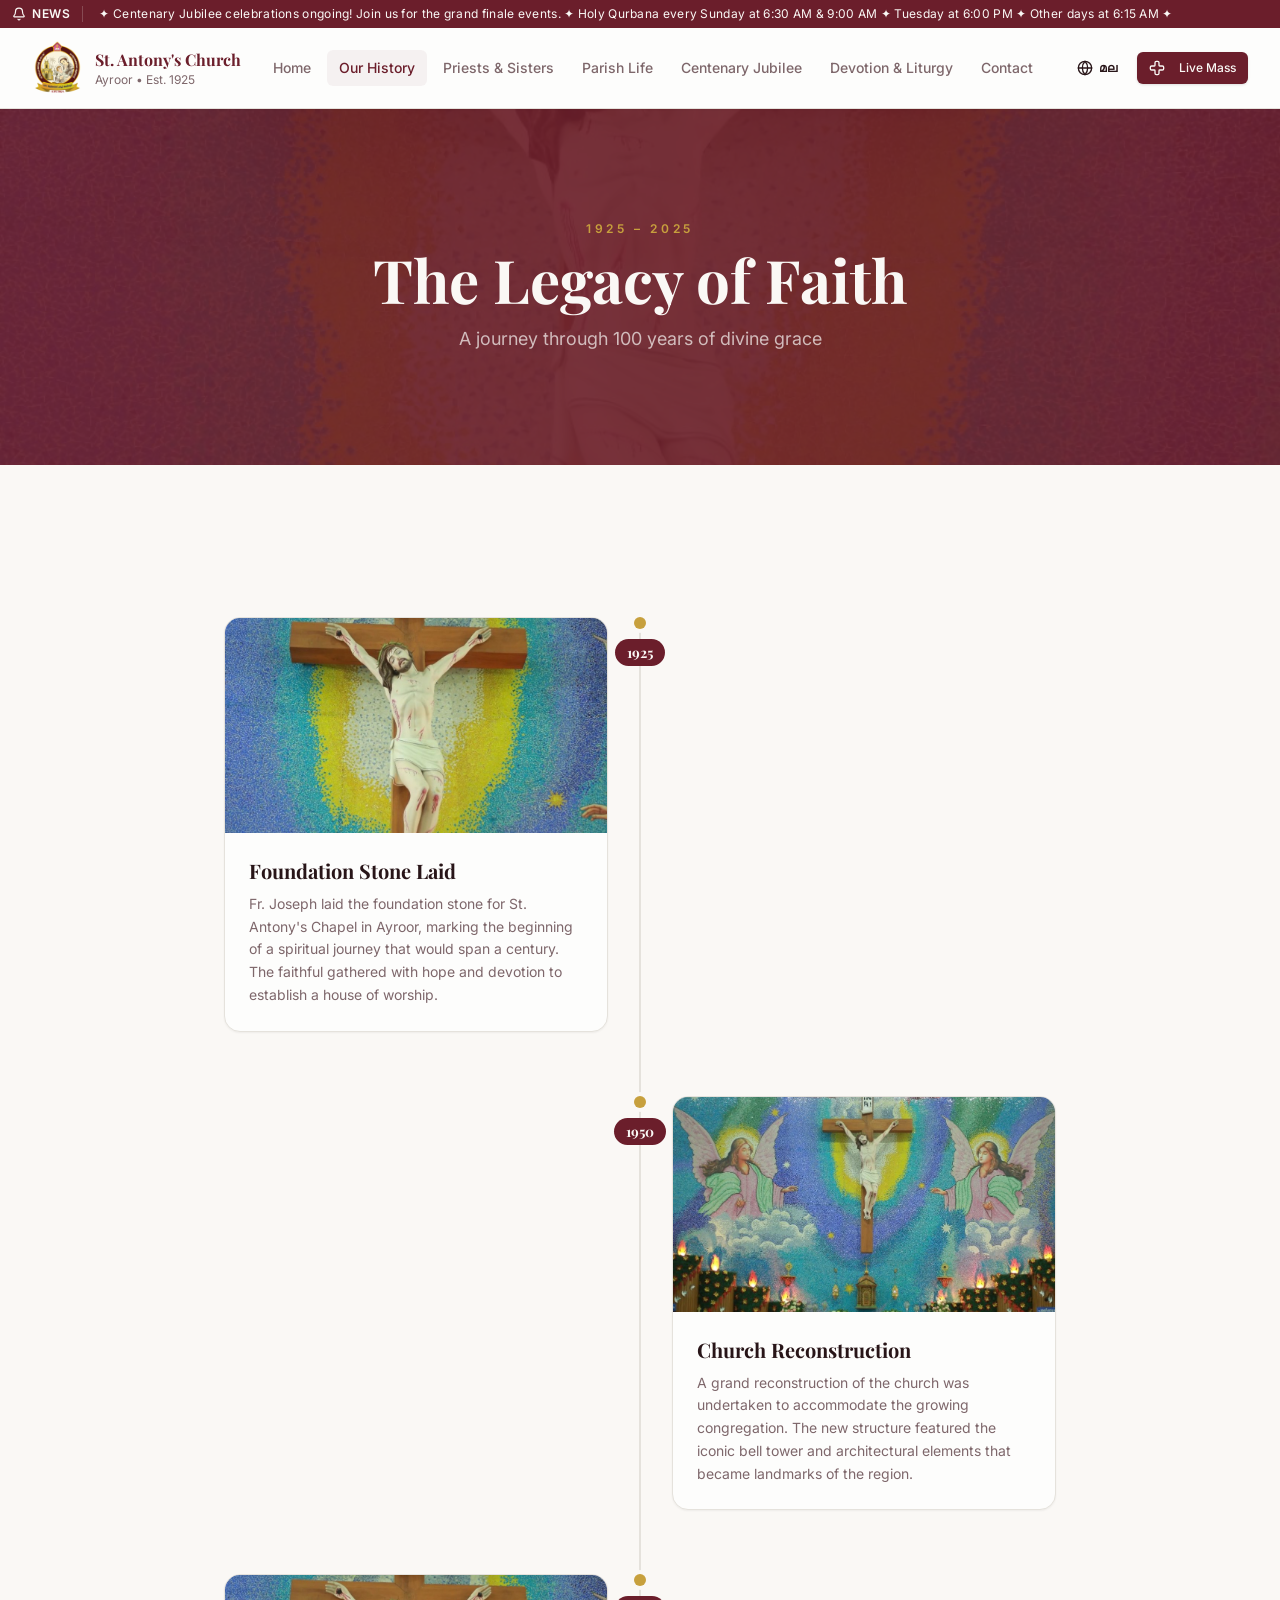
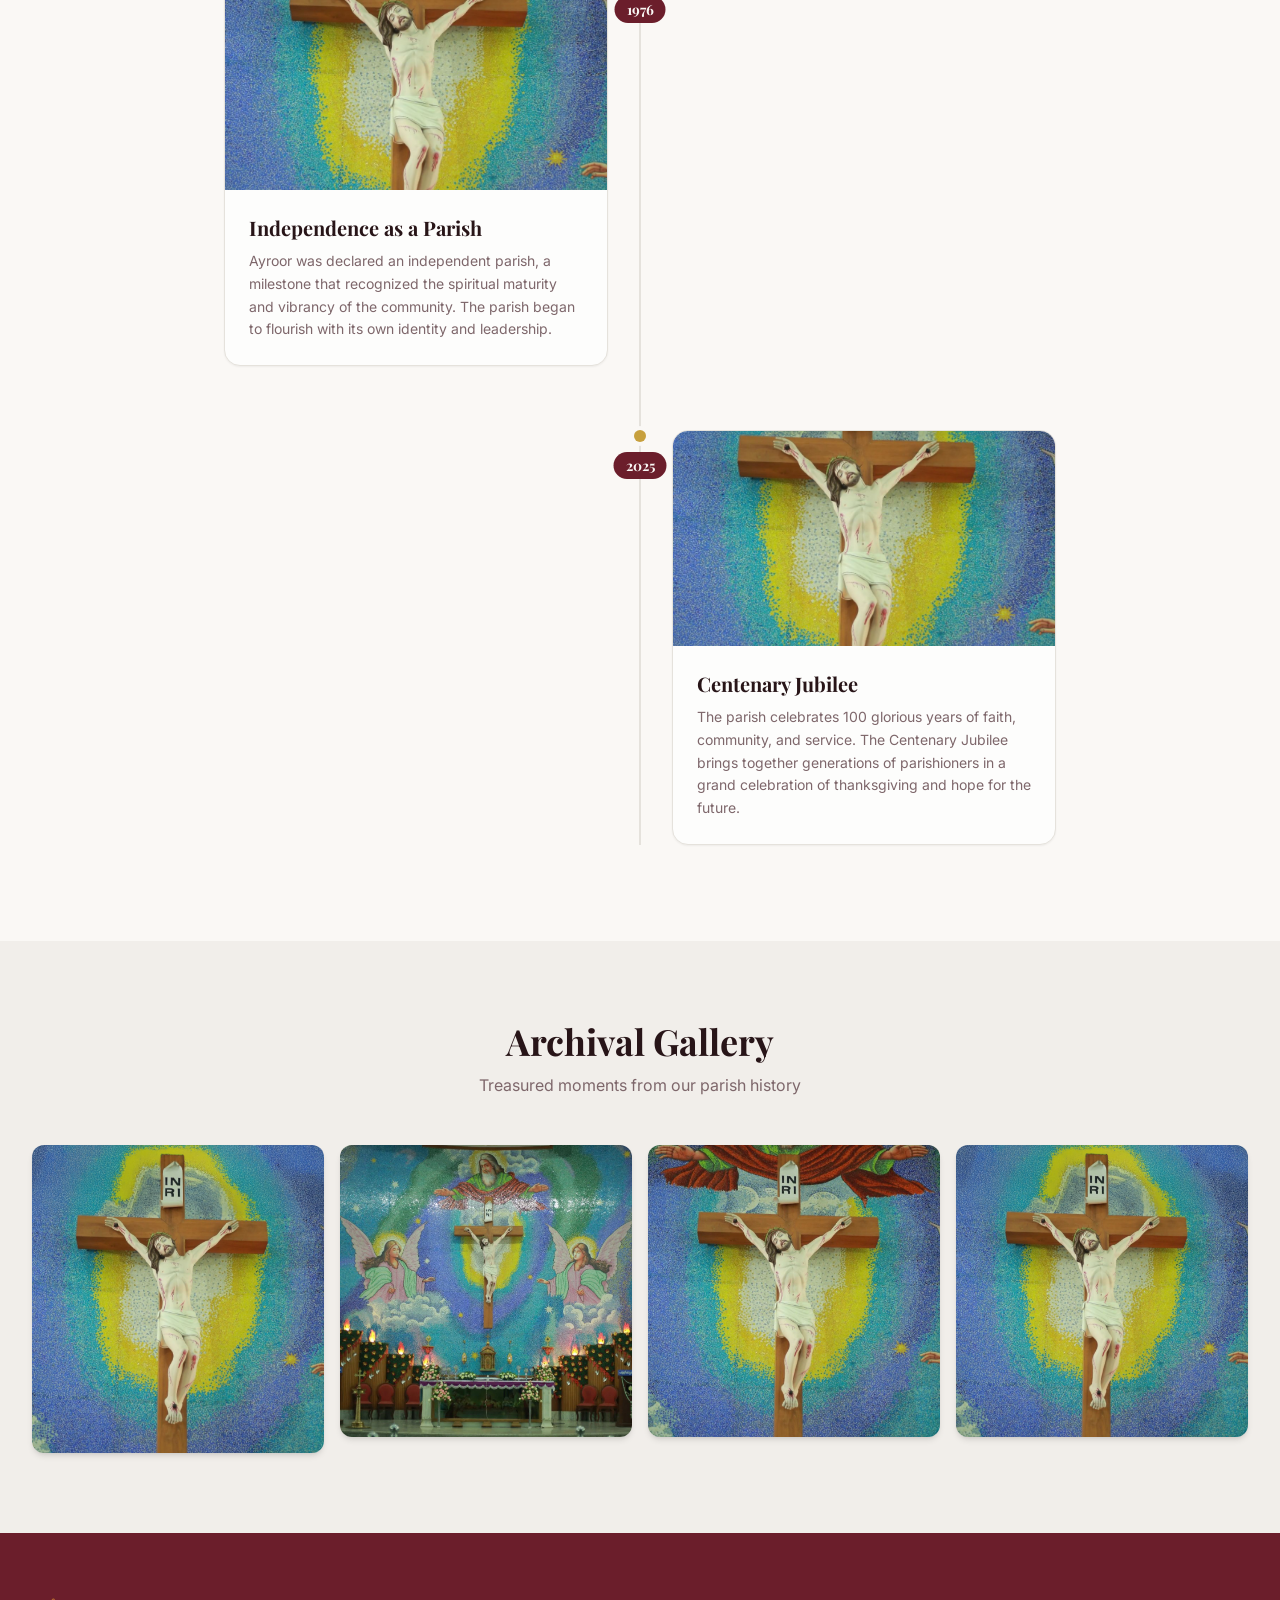
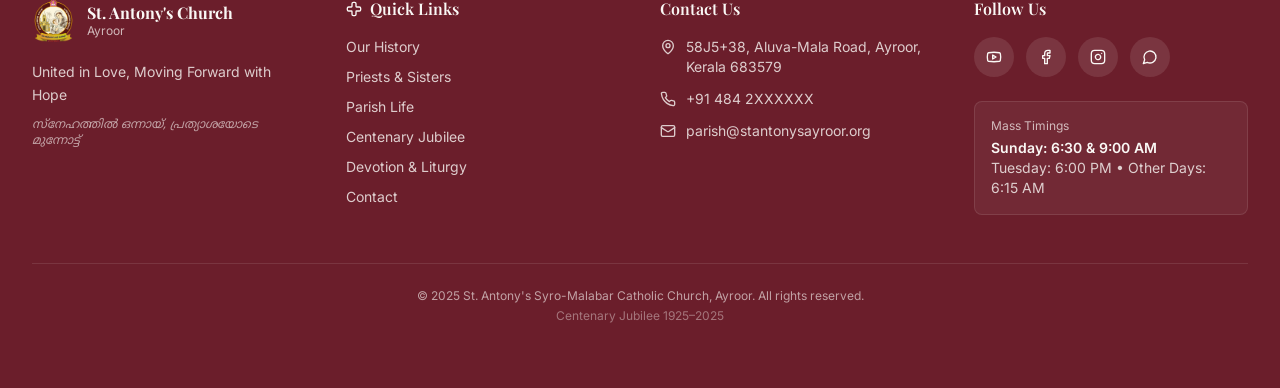
<file: history.html>
<!DOCTYPE html>
<html lang="en">
<head>
<meta charset="UTF-8">
<meta name="viewport" content="width=device-width, initial-scale=1.0">
<title>Our History | St. Antony's Church Ayroor</title>
<meta name="description" content="The history of St. Antony's Syro-Malabar Catholic Church, Ayroor — a timeline from 1925 to 2025.">
<link rel="icon" type="image/png" href="assets/images/logo.png">
<link rel="stylesheet" href="assets/site.css">
</head>
<body class="min-h-screen flex flex-col">
<div class="bg-primary text-primary-foreground py-1.5 overflow-hidden relative"><div class="flex items-center"><div class="flex-shrink-0 px-3 flex items-center gap-1.5 border-r border-primary-foreground/20 z-10 bg-primary"><svg xmlns="http://www.w3.org/2000/svg" width="24" height="24" viewBox="0 0 24 24" fill="none" stroke="currentColor" stroke-width="2" stroke-linecap="round" stroke-linejoin="round" class="lucide lucide-bell w-3.5 h-3.5"><path d="M10.268 21a2 2 0 0 0 3.464 0"></path><path d="M3.262 15.326A1 1 0 0 0 4 17h16a1 1 0 0 0 .74-1.673C19.41 13.956 18 12.499 18 8A6 6 0 0 0 6 8c0 4.499-1.411 5.956-2.738 7.326"></path></svg><span class="text-xs font-body font-semibold uppercase tracking-wider hidden sm:inline">News</span></div><div class="overflow-hidden flex-1"><p class="animate-ticker whitespace-nowrap text-xs font-body tracking-wide pl-4">&#10022; Centenary Jubilee celebrations ongoing! Join us for the grand finale events. &#10022; Holy Qurbana every Sunday at 6:30 AM &amp; 9:00 AM &#10022; Tuesday at 6:00 PM &#10022; Other days at 6:15 AM &#10022;</p></div></div></div><nav class="bg-card/95 backdrop-blur-md shadow-sm sticky top-0 z-50 border-b border-border"><div class="max-w-7xl mx-auto px-4 sm:px-6 lg:px-8"><div class="flex items-center justify-between h-16 md:h-20"><a class="flex items-center gap-3 flex-shrink-0" href="index.html"><img src="assets/images/logo.png" alt="Church Logo" class="h-10 md:h-14 w-auto"><div class="hidden sm:block"><p class="font-heading text-sm md:text-base font-bold text-primary leading-tight">St. Antony's Church</p><p class="text-[10px] md:text-xs text-muted-foreground font-body">Ayroor &bull; Est. 1925</p></div></a><div class="hidden lg:flex items-center gap-1"><a class="px-3 py-2 text-sm font-body font-medium rounded-md transition-colors text-muted-foreground hover:text-primary hover:bg-primary/5" href="index.html">Home</a><a class="px-3 py-2 text-sm font-body font-medium rounded-md transition-colors text-primary bg-primary/5" href="history.html">Our History</a><a class="px-3 py-2 text-sm font-body font-medium rounded-md transition-colors text-muted-foreground hover:text-primary hover:bg-primary/5" href="clergy.html">Priests &amp; Sisters</a><a class="px-3 py-2 text-sm font-body font-medium rounded-md transition-colors text-muted-foreground hover:text-primary hover:bg-primary/5" href="parish-life.html">Parish Life</a><a class="px-3 py-2 text-sm font-body font-medium rounded-md transition-colors text-muted-foreground hover:text-primary hover:bg-primary/5" href="jubilee.html">Centenary Jubilee</a><a class="px-3 py-2 text-sm font-body font-medium rounded-md transition-colors text-muted-foreground hover:text-primary hover:bg-primary/5" href="devotion.html">Devotion &amp; Liturgy</a><a class="px-3 py-2 text-sm font-body font-medium rounded-md transition-colors text-muted-foreground hover:text-primary hover:bg-primary/5" href="contact.html">Contact</a></div><div class="flex items-center gap-2"><button onclick="toggleLanguage(this)" class="inline-flex items-center justify-center whitespace-nowrap transition-colors focus-visible:outline-none focus-visible:ring-1 focus-visible:ring-ring disabled:pointer-events-none disabled:opacity-50 [&_svg]:pointer-events-none [&_svg]:size-4 [&_svg]:shrink-0 hover:bg-accent hover:text-accent-foreground h-8 rounded-md px-3 text-xs font-body font-semibold gap-1.5"><svg xmlns="http://www.w3.org/2000/svg" width="24" height="24" viewBox="0 0 24 24" fill="none" stroke="currentColor" stroke-width="2" stroke-linecap="round" stroke-linejoin="round" class="lucide lucide-globe w-4 h-4"><circle cx="12" cy="12" r="10"></circle><path d="M12 2a14.5 14.5 0 0 0 0 20 14.5 14.5 0 0 0 0-20"></path><path d="M2 12h20"></path></svg>മല</button><a class="items-center justify-center gap-2 whitespace-nowrap font-medium transition-colors focus-visible:outline-none focus-visible:ring-1 focus-visible:ring-ring disabled:pointer-events-none disabled:opacity-50 [&_svg]:pointer-events-none [&_svg]:size-4 [&_svg]:shrink-0 text-primary-foreground shadow h-8 rounded-md px-3 hidden md:flex font-body text-xs bg-primary hover:bg-primary/90" href="devotion.html"><svg xmlns="http://www.w3.org/2000/svg" width="24" height="24" viewBox="0 0 24 24" fill="none" stroke="currentColor" stroke-width="2" stroke-linecap="round" stroke-linejoin="round" class="lucide lucide-cross w-3.5 h-3.5 mr-1.5"><path d="M4 9a2 2 0 0 0-2 2v2a2 2 0 0 0 2 2h4a1 1 0 0 1 1 1v4a2 2 0 0 0 2 2h2a2 2 0 0 0 2-2v-4a1 1 0 0 1 1-1h4a2 2 0 0 0 2-2v-2a2 2 0 0 0-2-2h-4a1 1 0 0 1-1-1V4a2 2 0 0 0-2-2h-2a2 2 0 0 0-2 2v4a1 1 0 0 1-1 1z"></path></svg>Live Mass</a><button onclick="toggleMobileMenu()" class="lg:hidden p-2 text-foreground"><svg xmlns="http://www.w3.org/2000/svg" width="24" height="24" viewBox="0 0 24 24" fill="none" stroke="currentColor" stroke-width="2" stroke-linecap="round" stroke-linejoin="round" class="lucide lucide-menu w-5 h-5"><line x1="4" x2="20" y1="12" y2="12"></line><line x1="4" x2="20" y1="6" y2="6"></line><line x1="4" x2="20" y1="18" y2="18"></line></svg></button></div></div><div id="mobile-menu" class="hidden lg:hidden pb-4"><a class="block px-4 py-3 text-sm font-body font-medium rounded-md text-muted-foreground hover:text-primary hover:bg-primary/5" href="index.html">Home</a><a class="block px-4 py-3 text-sm font-body font-medium rounded-md text-primary bg-primary/5" href="history.html">Our History</a><a class="block px-4 py-3 text-sm font-body font-medium rounded-md text-muted-foreground hover:text-primary hover:bg-primary/5" href="clergy.html">Priests & Sisters</a><a class="block px-4 py-3 text-sm font-body font-medium rounded-md text-muted-foreground hover:text-primary hover:bg-primary/5" href="parish-life.html">Parish Life</a><a class="block px-4 py-3 text-sm font-body font-medium rounded-md text-muted-foreground hover:text-primary hover:bg-primary/5" href="jubilee.html">Centenary Jubilee</a><a class="block px-4 py-3 text-sm font-body font-medium rounded-md text-muted-foreground hover:text-primary hover:bg-primary/5" href="devotion.html">Devotion & Liturgy</a><a class="block px-4 py-3 text-sm font-body font-medium rounded-md text-muted-foreground hover:text-primary hover:bg-primary/5" href="contact.html">Contact</a></div></div></nav>
<main class="flex-1">
<div><section class="relative py-20 md:py-28 bg-primary overflow-hidden"><div class="absolute inset-0 opacity-10"><img src="assets/images/church-bg.png" alt="" class="w-full h-full object-cover"></div><div class="relative max-w-7xl mx-auto px-4 sm:px-6 lg:px-8 text-center"><div><p class="font-body text-xs tracking-[0.3em] uppercase text-secondary font-semibold mb-3">1925 &ndash; 2025</p><h1 class="font-heading text-4xl md:text-6xl font-bold text-primary-foreground mb-4">The Legacy of Faith</h1><p class="font-body text-primary-foreground/70 text-lg max-w-xl mx-auto">A journey through 100 years of divine grace</p></div></div></section><section class="py-16 md:py-24 bg-background"><div class="max-w-4xl mx-auto px-4 sm:px-6 lg:px-8"><div class="relative"><div class="absolute left-4 md:left-1/2 md:-translate-x-px top-0 bottom-0 w-0.5 bg-border"></div><div class="relative mb-16 last:mb-0 md:pr-[calc(50%+2rem)] pl-12 md:pl-0"><div class="absolute left-2.5 md:left-1/2 md:-translate-x-1/2 top-0 w-3 h-3 bg-secondary rounded-full ring-4 ring-background z-10"></div><div class="absolute left-2.5 md:left-1/2 md:-translate-x-1/2 top-6 z-10"><span class="bg-primary text-primary-foreground font-heading text-sm font-bold px-3 py-1 rounded-full">1925</span></div><div class="mt-14 bg-card rounded-2xl border border-border overflow-hidden shadow-sm hover:shadow-lg transition-shadow"><div class="aspect-video overflow-hidden"><img src="assets/images/hero-church.jpg" alt="Foundation Stone Laid" class="w-full h-full object-cover"></div><div class="p-6"><h3 class="font-heading text-xl font-bold text-foreground mb-2">Foundation Stone Laid</h3><p class="font-body text-muted-foreground text-sm leading-relaxed">Fr. Joseph laid the foundation stone for St. Antony's Chapel in Ayroor, marking the beginning of a spiritual journey that would span a century. The faithful gathered with hope and devotion to establish a house of worship.</p></div></div></div><div class="relative mb-16 last:mb-0 md:pl-[calc(50%+2rem)] pl-12 md:pl-0"><div class="absolute left-2.5 md:left-1/2 md:-translate-x-1/2 top-0 w-3 h-3 bg-secondary rounded-full ring-4 ring-background z-10"></div><div class="absolute left-2.5 md:left-1/2 md:-translate-x-1/2 top-6 z-10"><span class="bg-primary text-primary-foreground font-heading text-sm font-bold px-3 py-1 rounded-full">1950</span></div><div class="mt-14 bg-card rounded-2xl border border-border overflow-hidden shadow-sm hover:shadow-lg transition-shadow"><div class="aspect-video overflow-hidden"><img src="assets/images/altar.jpg" alt="Church Reconstruction" class="w-full h-full object-cover"></div><div class="p-6"><h3 class="font-heading text-xl font-bold text-foreground mb-2">Church Reconstruction</h3><p class="font-body text-muted-foreground text-sm leading-relaxed">A grand reconstruction of the church was undertaken to accommodate the growing congregation. The new structure featured the iconic bell tower and architectural elements that became landmarks of the region.</p></div></div></div><div class="relative mb-16 last:mb-0 md:pr-[calc(50%+2rem)] pl-12 md:pl-0"><div class="absolute left-2.5 md:left-1/2 md:-translate-x-1/2 top-0 w-3 h-3 bg-secondary rounded-full ring-4 ring-background z-10"></div><div class="absolute left-2.5 md:left-1/2 md:-translate-x-1/2 top-6 z-10"><span class="bg-primary text-primary-foreground font-heading text-sm font-bold px-3 py-1 rounded-full">1976</span></div><div class="mt-14 bg-card rounded-2xl border border-border overflow-hidden shadow-sm hover:shadow-lg transition-shadow"><div class="aspect-video overflow-hidden"><img src="assets/images/church-bg.png" alt="Independence as a Parish" class="w-full h-full object-cover"></div><div class="p-6"><h3 class="font-heading text-xl font-bold text-foreground mb-2">Independence as a Parish</h3><p class="font-body text-muted-foreground text-sm leading-relaxed">Ayroor was declared an independent parish, a milestone that recognized the spiritual maturity and vibrancy of the community. The parish began to flourish with its own identity and leadership.</p></div></div></div><div class="relative mb-16 last:mb-0 md:pl-[calc(50%+2rem)] pl-12 md:pl-0"><div class="absolute left-2.5 md:left-1/2 md:-translate-x-1/2 top-0 w-3 h-3 bg-secondary rounded-full ring-4 ring-background z-10"></div><div class="absolute left-2.5 md:left-1/2 md:-translate-x-1/2 top-6 z-10"><span class="bg-primary text-primary-foreground font-heading text-sm font-bold px-3 py-1 rounded-full">2025</span></div><div class="mt-14 bg-card rounded-2xl border border-border overflow-hidden shadow-sm hover:shadow-lg transition-shadow"><div class="aspect-video overflow-hidden"><img src="assets/images/church-bg.png" alt="Centenary Jubilee" class="w-full h-full object-cover"></div><div class="p-6"><h3 class="font-heading text-xl font-bold text-foreground mb-2">Centenary Jubilee</h3><p class="font-body text-muted-foreground text-sm leading-relaxed">The parish celebrates 100 glorious years of faith, community, and service. The Centenary Jubilee brings together generations of parishioners in a grand celebration of thanksgiving and hope for the future.</p></div></div></div></div></div></section><section class="py-16 md:py-20 bg-muted"><div class="max-w-7xl mx-auto px-4 sm:px-6 lg:px-8"><div class="text-center mb-12"><h2 class="font-heading text-3xl md:text-4xl font-bold text-foreground mb-3">Archival Gallery</h2><p class="font-body text-muted-foreground">Treasured moments from our parish history</p></div><div class="grid grid-cols-2 md:grid-cols-4 gap-4"><div class="rounded-xl overflow-hidden shadow-md md:row-span-2"><img src="assets/images/church-bg.png" alt="Parish history 1" class="w-full h-full object-cover hover:scale-105 transition-transform duration-500"></div><div class="rounded-xl overflow-hidden shadow-md"><img src="assets/images/altar.jpg" alt="Parish history 2" class="w-full h-full object-cover hover:scale-105 transition-transform duration-500"></div><div class="rounded-xl overflow-hidden shadow-md"><img src="assets/images/hero-church.jpg" alt="Parish history 3" class="w-full h-full object-cover hover:scale-105 transition-transform duration-500"></div><div class="rounded-xl overflow-hidden shadow-md"><img src="assets/images/church-bg.png" alt="Parish history 4" class="w-full h-full object-cover hover:scale-105 transition-transform duration-500"></div></div></div></section></div>
</main>
<footer class="bg-primary text-primary-foreground"><div class="max-w-7xl mx-auto px-4 sm:px-6 lg:px-8 py-12 md:py-16"><div class="grid grid-cols-1 md:grid-cols-2 lg:grid-cols-4 gap-10"><div class="lg:col-span-1"><div class="flex items-center gap-3 mb-4"><img src="assets/images/logo.png" alt="Church Logo" class="h-12 w-auto brightness-100"><div><p class="font-heading text-base font-bold leading-tight">St. Antony's Church</p><p class="text-xs opacity-70 font-body">Ayroor</p></div></div><p class="text-sm opacity-80 font-body leading-relaxed">United in Love, Moving Forward with Hope</p><p class="text-xs opacity-60 font-body mt-3 italic font-malayalam">സ്നേഹത്തിൽ ഒന്നായ്, പ്രത്യാശയോടെ മുന്നോട്ട്</p></div><div><h3 class="font-heading text-base font-semibold mb-4 flex items-center gap-2"><svg xmlns="http://www.w3.org/2000/svg" width="24" height="24" viewBox="0 0 24 24" fill="none" stroke="currentColor" stroke-width="2" stroke-linecap="round" stroke-linejoin="round" class="lucide lucide-cross w-4 h-4"><path d="M4 9a2 2 0 0 0-2 2v2a2 2 0 0 0 2 2h4a1 1 0 0 1 1 1v4a2 2 0 0 0 2 2h2a2 2 0 0 0 2-2v-4a1 1 0 0 1 1-1h4a2 2 0 0 0 2-2v-2a2 2 0 0 0-2-2h-4a1 1 0 0 1-1-1V4a2 2 0 0 0-2-2h-2a2 2 0 0 0-2 2v4a1 1 0 0 1-1 1z"></path></svg>Quick Links</h3><ul class="space-y-2.5 font-body text-sm"><li><a class="opacity-80 hover:opacity-100 transition-opacity" href="history.html">Our History</a></li><li><a class="opacity-80 hover:opacity-100 transition-opacity" href="clergy.html">Priests &amp; Sisters</a></li><li><a class="opacity-80 hover:opacity-100 transition-opacity" href="parish-life.html">Parish Life</a></li><li><a class="opacity-80 hover:opacity-100 transition-opacity" href="jubilee.html">Centenary Jubilee</a></li><li><a class="opacity-80 hover:opacity-100 transition-opacity" href="devotion.html">Devotion &amp; Liturgy</a></li><li><a class="opacity-80 hover:opacity-100 transition-opacity" href="contact.html">Contact</a></li></ul></div><div><h3 class="font-heading text-base font-semibold mb-4">Contact Us</h3><ul class="space-y-3 font-body text-sm"><li class="flex items-start gap-2.5"><svg xmlns="http://www.w3.org/2000/svg" width="24" height="24" viewBox="0 0 24 24" fill="none" stroke="currentColor" stroke-width="2" stroke-linecap="round" stroke-linejoin="round" class="lucide lucide-map-pin w-4 h-4 mt-0.5 flex-shrink-0 opacity-80"><path d="M20 10c0 4.993-5.539 10.193-7.399 11.799a1 1 0 0 1-1.202 0C9.539 20.193 4 14.993 4 10a8 8 0 0 1 16 0"></path><circle cx="12" cy="10" r="3"></circle></svg><span class="opacity-80">58J5+38, Aluva-Mala Road, Ayroor, Kerala 683579</span></li><li class="flex items-center gap-2.5"><svg xmlns="http://www.w3.org/2000/svg" width="24" height="24" viewBox="0 0 24 24" fill="none" stroke="currentColor" stroke-width="2" stroke-linecap="round" stroke-linejoin="round" class="lucide lucide-phone w-4 h-4 flex-shrink-0 opacity-80"><path d="M22 16.92v3a2 2 0 0 1-2.18 2 19.79 19.79 0 0 1-8.63-3.07 19.5 19.5 0 0 1-6-6 19.79 19.79 0 0 1-3.07-8.67A2 2 0 0 1 4.11 2h3a2 2 0 0 1 2 1.72 12.84 12.84 0 0 0 .7 2.81 2 2 0 0 1-.45 2.11L8.09 9.91a16 16 0 0 0 6 6l1.27-1.27a2 2 0 0 1 2.11-.45 12.84 12.84 0 0 0 2.81.7A2 2 0 0 1 22 16.92z"></path></svg><span class="opacity-80">+91 484 2XXXXXX</span></li><li class="flex items-center gap-2.5"><svg xmlns="http://www.w3.org/2000/svg" width="24" height="24" viewBox="0 0 24 24" fill="none" stroke="currentColor" stroke-width="2" stroke-linecap="round" stroke-linejoin="round" class="lucide lucide-mail w-4 h-4 flex-shrink-0 opacity-80"><rect width="20" height="16" x="2" y="4" rx="2"></rect><path d="m22 7-8.97 5.7a1.94 1.94 0 0 1-2.06 0L2 7"></path></svg><span class="opacity-80">parish@stantonysayroor.org</span></li></ul></div><div><h3 class="font-heading text-base font-semibold mb-4">Follow Us</h3><div class="flex gap-3"><a href="https://www.youtube.com/@stantonyschurchayroor" target="_blank" rel="noopener noreferrer" class="w-10 h-10 rounded-full bg-primary-foreground/10 flex items-center justify-center hover:bg-primary-foreground/20 transition-colors"><svg xmlns="http://www.w3.org/2000/svg" width="24" height="24" viewBox="0 0 24 24" fill="none" stroke="currentColor" stroke-width="2" stroke-linecap="round" stroke-linejoin="round" class="lucide lucide-youtube w-4 h-4"><path d="M2.5 17a24.12 24.12 0 0 1 0-10 2 2 0 0 1 1.4-1.4 49.56 49.56 0 0 1 16.2 0A2 2 0 0 1 21.5 7a24.12 24.12 0 0 1 0 10 2 2 0 0 1-1.4 1.4 49.55 49.55 0 0 1-16.2 0A2 2 0 0 1 2.5 17"></path><path d="m10 15 5-3-5-3z"></path></svg></a><a href="https://www.facebook.com/stantonyschurchayroor/" target="_blank" rel="noopener noreferrer" class="w-10 h-10 rounded-full bg-primary-foreground/10 flex items-center justify-center hover:bg-primary-foreground/20 transition-colors"><svg xmlns="http://www.w3.org/2000/svg" width="24" height="24" viewBox="0 0 24 24" fill="none" stroke="currentColor" stroke-width="2" stroke-linecap="round" stroke-linejoin="round" class="lucide lucide-facebook w-4 h-4"><path d="M18 2h-3a5 5 0 0 0-5 5v3H7v4h3v8h4v-8h3l1-4h-4V7a1 1 0 0 1 1-1h3z"></path></svg></a><a href="https://www.instagram.com/stantonyschurchayroor/" target="_blank" rel="noopener noreferrer" class="w-10 h-10 rounded-full bg-primary-foreground/10 flex items-center justify-center hover:bg-primary-foreground/20 transition-colors"><svg xmlns="http://www.w3.org/2000/svg" width="24" height="24" viewBox="0 0 24 24" fill="none" stroke="currentColor" stroke-width="2" stroke-linecap="round" stroke-linejoin="round" class="lucide lucide-instagram w-4 h-4"><rect width="20" height="20" x="2" y="2" rx="5" ry="5"></rect><path d="M16 11.37A4 4 0 1 1 12.63 8 4 4 0 0 1 16 11.37z"></path><line x1="17.5" x2="17.51" y1="6.5" y2="6.5"></line></svg></a><a href="https://www.whatsapp.com/channel/0029VaAH7XgEwEjxKJOsho42" target="_blank" rel="noopener noreferrer" class="w-10 h-10 rounded-full bg-primary-foreground/10 flex items-center justify-center hover:bg-primary-foreground/20 transition-colors"><svg xmlns="http://www.w3.org/2000/svg" width="24" height="24" viewBox="0 0 24 24" fill="none" stroke="currentColor" stroke-width="2" stroke-linecap="round" stroke-linejoin="round" class="lucide lucide-message-circle w-4 h-4"><path d="M7.9 20A9 9 0 1 0 4 16.1L2 22Z"></path></svg></a></div><div class="mt-6 p-4 rounded-lg bg-primary-foreground/5 border border-primary-foreground/10"><p class="text-xs font-body opacity-70 mb-1">Mass Timings</p><p class="text-sm font-body font-semibold">Sunday: 6:30 &amp; 9:00 AM</p><p class="text-sm font-body opacity-80">Tuesday: 6:00 PM &bull; Other Days: 6:15 AM</p></div></div></div><div class="mt-12 pt-6 border-t border-primary-foreground/10 text-center"><p class="text-xs font-body opacity-60">&copy; 2025 St. Antony's Syro-Malabar Catholic Church, Ayroor. All rights reserved.</p><p class="text-xs font-body opacity-40 mt-1">Centenary Jubilee 1925&ndash;2025</p></div></div></footer>
<script src="assets/common.js"></script>
</body>
</html>
</file>
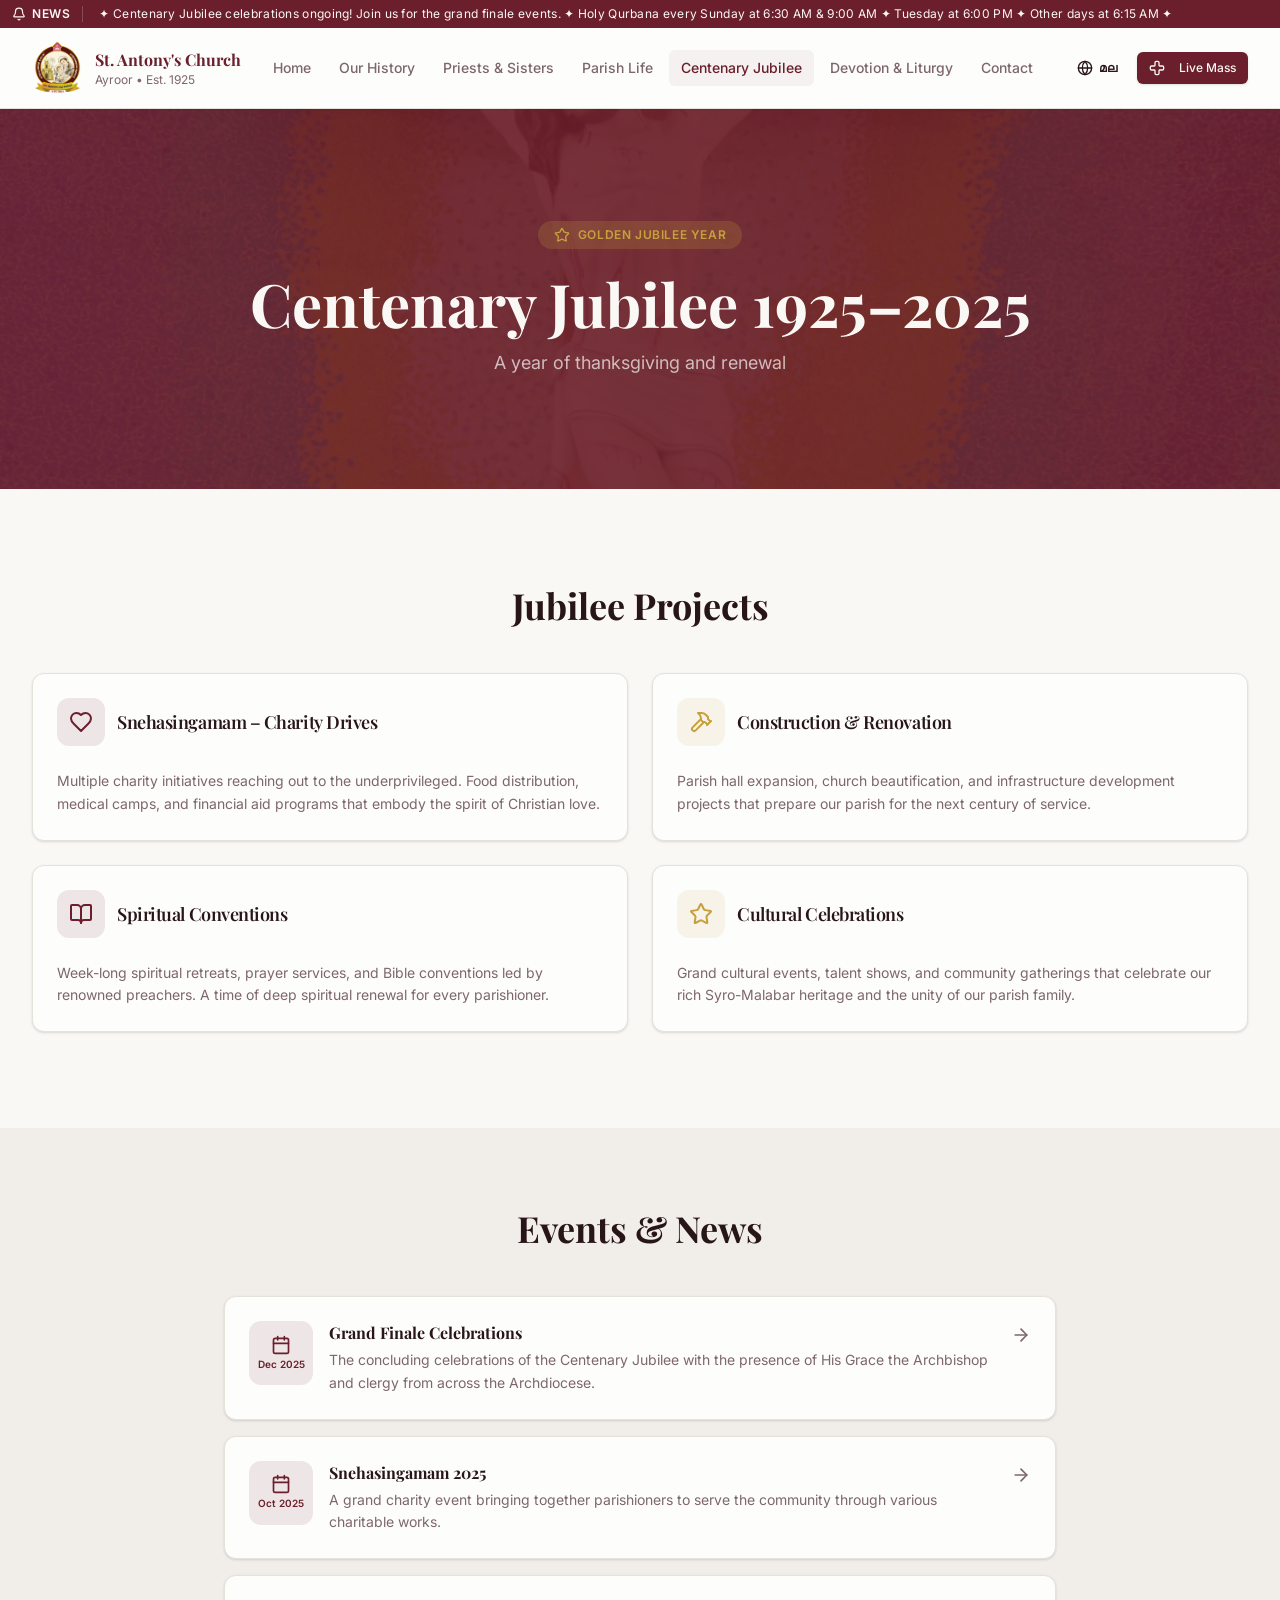
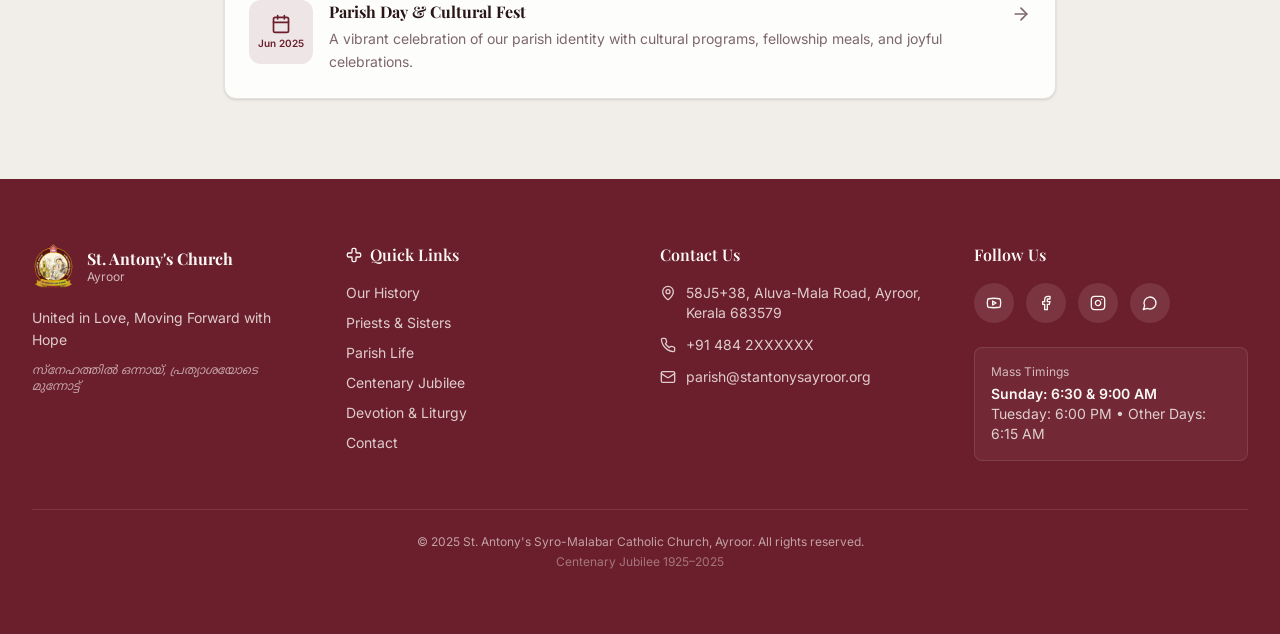
<file: jubilee.html>
<!DOCTYPE html>
<html lang="en">
<head>
<meta charset="UTF-8">
<meta name="viewport" content="width=device-width, initial-scale=1.0">
<title>Centenary Jubilee | St. Antony's Church Ayroor</title>
<meta name="description" content="The Centenary Jubilee celebrations of St. Antony's Church Ayroor, 1925-2025.">
<link rel="icon" type="image/png" href="assets/images/logo.png">
<link rel="stylesheet" href="assets/site.css">
</head>
<body class="min-h-screen flex flex-col">
<div class="bg-primary text-primary-foreground py-1.5 overflow-hidden relative"><div class="flex items-center"><div class="flex-shrink-0 px-3 flex items-center gap-1.5 border-r border-primary-foreground/20 z-10 bg-primary"><svg xmlns="http://www.w3.org/2000/svg" width="24" height="24" viewBox="0 0 24 24" fill="none" stroke="currentColor" stroke-width="2" stroke-linecap="round" stroke-linejoin="round" class="lucide lucide-bell w-3.5 h-3.5"><path d="M10.268 21a2 2 0 0 0 3.464 0"></path><path d="M3.262 15.326A1 1 0 0 0 4 17h16a1 1 0 0 0 .74-1.673C19.41 13.956 18 12.499 18 8A6 6 0 0 0 6 8c0 4.499-1.411 5.956-2.738 7.326"></path></svg><span class="text-xs font-body font-semibold uppercase tracking-wider hidden sm:inline">News</span></div><div class="overflow-hidden flex-1"><p class="animate-ticker whitespace-nowrap text-xs font-body tracking-wide pl-4">&#10022; Centenary Jubilee celebrations ongoing! Join us for the grand finale events. &#10022; Holy Qurbana every Sunday at 6:30 AM &amp; 9:00 AM &#10022; Tuesday at 6:00 PM &#10022; Other days at 6:15 AM &#10022;</p></div></div></div><nav class="bg-card/95 backdrop-blur-md shadow-sm sticky top-0 z-50 border-b border-border"><div class="max-w-7xl mx-auto px-4 sm:px-6 lg:px-8"><div class="flex items-center justify-between h-16 md:h-20"><a class="flex items-center gap-3 flex-shrink-0" href="index.html"><img src="assets/images/logo.png" alt="Church Logo" class="h-10 md:h-14 w-auto"><div class="hidden sm:block"><p class="font-heading text-sm md:text-base font-bold text-primary leading-tight">St. Antony's Church</p><p class="text-[10px] md:text-xs text-muted-foreground font-body">Ayroor &bull; Est. 1925</p></div></a><div class="hidden lg:flex items-center gap-1"><a class="px-3 py-2 text-sm font-body font-medium rounded-md transition-colors text-muted-foreground hover:text-primary hover:bg-primary/5" href="index.html">Home</a><a class="px-3 py-2 text-sm font-body font-medium rounded-md transition-colors text-muted-foreground hover:text-primary hover:bg-primary/5" href="history.html">Our History</a><a class="px-3 py-2 text-sm font-body font-medium rounded-md transition-colors text-muted-foreground hover:text-primary hover:bg-primary/5" href="clergy.html">Priests &amp; Sisters</a><a class="px-3 py-2 text-sm font-body font-medium rounded-md transition-colors text-muted-foreground hover:text-primary hover:bg-primary/5" href="parish-life.html">Parish Life</a><a class="px-3 py-2 text-sm font-body font-medium rounded-md transition-colors text-primary bg-primary/5" href="jubilee.html">Centenary Jubilee</a><a class="px-3 py-2 text-sm font-body font-medium rounded-md transition-colors text-muted-foreground hover:text-primary hover:bg-primary/5" href="devotion.html">Devotion &amp; Liturgy</a><a class="px-3 py-2 text-sm font-body font-medium rounded-md transition-colors text-muted-foreground hover:text-primary hover:bg-primary/5" href="contact.html">Contact</a></div><div class="flex items-center gap-2"><button onclick="toggleLanguage(this)" class="inline-flex items-center justify-center whitespace-nowrap transition-colors focus-visible:outline-none focus-visible:ring-1 focus-visible:ring-ring disabled:pointer-events-none disabled:opacity-50 [&_svg]:pointer-events-none [&_svg]:size-4 [&_svg]:shrink-0 hover:bg-accent hover:text-accent-foreground h-8 rounded-md px-3 text-xs font-body font-semibold gap-1.5"><svg xmlns="http://www.w3.org/2000/svg" width="24" height="24" viewBox="0 0 24 24" fill="none" stroke="currentColor" stroke-width="2" stroke-linecap="round" stroke-linejoin="round" class="lucide lucide-globe w-4 h-4"><circle cx="12" cy="12" r="10"></circle><path d="M12 2a14.5 14.5 0 0 0 0 20 14.5 14.5 0 0 0 0-20"></path><path d="M2 12h20"></path></svg>മല</button><a class="items-center justify-center gap-2 whitespace-nowrap font-medium transition-colors focus-visible:outline-none focus-visible:ring-1 focus-visible:ring-ring disabled:pointer-events-none disabled:opacity-50 [&_svg]:pointer-events-none [&_svg]:size-4 [&_svg]:shrink-0 text-primary-foreground shadow h-8 rounded-md px-3 hidden md:flex font-body text-xs bg-primary hover:bg-primary/90" href="devotion.html"><svg xmlns="http://www.w3.org/2000/svg" width="24" height="24" viewBox="0 0 24 24" fill="none" stroke="currentColor" stroke-width="2" stroke-linecap="round" stroke-linejoin="round" class="lucide lucide-cross w-3.5 h-3.5 mr-1.5"><path d="M4 9a2 2 0 0 0-2 2v2a2 2 0 0 0 2 2h4a1 1 0 0 1 1 1v4a2 2 0 0 0 2 2h2a2 2 0 0 0 2-2v-4a1 1 0 0 1 1-1h4a2 2 0 0 0 2-2v-2a2 2 0 0 0-2-2h-4a1 1 0 0 1-1-1V4a2 2 0 0 0-2-2h-2a2 2 0 0 0-2 2v4a1 1 0 0 1-1 1z"></path></svg>Live Mass</a><button onclick="toggleMobileMenu()" class="lg:hidden p-2 text-foreground"><svg xmlns="http://www.w3.org/2000/svg" width="24" height="24" viewBox="0 0 24 24" fill="none" stroke="currentColor" stroke-width="2" stroke-linecap="round" stroke-linejoin="round" class="lucide lucide-menu w-5 h-5"><line x1="4" x2="20" y1="12" y2="12"></line><line x1="4" x2="20" y1="6" y2="6"></line><line x1="4" x2="20" y1="18" y2="18"></line></svg></button></div></div><div id="mobile-menu" class="hidden lg:hidden pb-4"><a class="block px-4 py-3 text-sm font-body font-medium rounded-md text-muted-foreground hover:text-primary hover:bg-primary/5" href="index.html">Home</a><a class="block px-4 py-3 text-sm font-body font-medium rounded-md text-muted-foreground hover:text-primary hover:bg-primary/5" href="history.html">Our History</a><a class="block px-4 py-3 text-sm font-body font-medium rounded-md text-muted-foreground hover:text-primary hover:bg-primary/5" href="clergy.html">Priests & Sisters</a><a class="block px-4 py-3 text-sm font-body font-medium rounded-md text-muted-foreground hover:text-primary hover:bg-primary/5" href="parish-life.html">Parish Life</a><a class="block px-4 py-3 text-sm font-body font-medium rounded-md text-primary bg-primary/5" href="jubilee.html">Centenary Jubilee</a><a class="block px-4 py-3 text-sm font-body font-medium rounded-md text-muted-foreground hover:text-primary hover:bg-primary/5" href="devotion.html">Devotion & Liturgy</a><a class="block px-4 py-3 text-sm font-body font-medium rounded-md text-muted-foreground hover:text-primary hover:bg-primary/5" href="contact.html">Contact</a></div></div></nav>
<main class="flex-1">
<div><section class="relative py-20 md:py-28 bg-primary overflow-hidden"><div class="absolute inset-0 opacity-10"><img src="assets/images/church-bg.png" alt="" class="w-full h-full object-cover"></div><div class="relative max-w-7xl mx-auto px-4 sm:px-6 lg:px-8 text-center"><div><div class="inline-flex items-center gap-2 bg-secondary/20 rounded-full px-4 py-1.5 mb-6"><svg xmlns="http://www.w3.org/2000/svg" width="24" height="24" viewBox="0 0 24 24" fill="none" stroke="currentColor" stroke-width="2" stroke-linecap="round" stroke-linejoin="round" class="lucide lucide-star w-4 h-4 text-secondary"><path d="M11.525 2.295a.53.53 0 0 1 .95 0l2.31 4.679a2.123 2.123 0 0 0 1.595 1.16l5.166.756a.53.53 0 0 1 .294.904l-3.736 3.638a2.123 2.123 0 0 0-.611 1.878l.882 5.14a.53.53 0 0 1-.771.56l-4.618-2.428a2.122 2.122 0 0 0-1.973 0L6.396 21.01a.53.53 0 0 1-.77-.56l.881-5.139a2.122 2.122 0 0 0-.611-1.879L2.16 9.795a.53.53 0 0 1 .294-.906l5.165-.755a2.122 2.122 0 0 0 1.597-1.16z"></path></svg><span class="text-xs font-body font-semibold text-secondary tracking-wider uppercase">Golden Jubilee Year</span></div><h1 class="font-heading text-4xl md:text-6xl font-bold text-primary-foreground mb-4">Centenary Jubilee 1925&ndash;2025</h1><p class="font-body text-primary-foreground/70 text-lg max-w-xl mx-auto">A year of thanksgiving and renewal</p></div></div></section><section class="py-16 md:py-24 bg-background"><div class="max-w-7xl mx-auto px-4 sm:px-6 lg:px-8"><div class="text-center mb-12"><h2 class="font-heading text-3xl md:text-4xl font-bold text-foreground mb-3">Jubilee Projects</h2></div><div class="grid grid-cols-1 md:grid-cols-2 gap-6"><div><div class="rounded-xl border bg-card text-card-foreground shadow h-full hover:shadow-lg transition-shadow"><div class="flex flex-col space-y-1.5 p-6"><div class="flex items-center gap-3"><div class="w-12 h-12 rounded-xl bg-primary/10 text-primary flex items-center justify-center"><svg xmlns="http://www.w3.org/2000/svg" width="24" height="24" viewBox="0 0 24 24" fill="none" stroke="currentColor" stroke-width="2" stroke-linecap="round" stroke-linejoin="round" class="lucide lucide-heart w-6 h-6"><path d="M19 14c1.49-1.46 3-3.21 3-5.5A5.5 5.5 0 0 0 16.5 3c-1.76 0-3 .5-4.5 2-1.5-1.5-2.74-2-4.5-2A5.5 5.5 0 0 0 2 8.5c0 2.3 1.5 4.05 3 5.5l7 7Z"></path></svg></div><div class="font-semibold tracking-tight font-heading text-lg">Snehasingamam &ndash; Charity Drives</div></div></div><div class="p-6 pt-0"><p class="font-body text-muted-foreground text-sm leading-relaxed">Multiple charity initiatives reaching out to the underprivileged. Food distribution, medical camps, and financial aid programs that embody the spirit of Christian love.</p></div></div></div><div><div class="rounded-xl border bg-card text-card-foreground shadow h-full hover:shadow-lg transition-shadow"><div class="flex flex-col space-y-1.5 p-6"><div class="flex items-center gap-3"><div class="w-12 h-12 rounded-xl bg-secondary/10 text-secondary flex items-center justify-center"><svg xmlns="http://www.w3.org/2000/svg" width="24" height="24" viewBox="0 0 24 24" fill="none" stroke="currentColor" stroke-width="2" stroke-linecap="round" stroke-linejoin="round" class="lucide lucide-hammer w-6 h-6"><path d="m15 12-8.373 8.373a1 1 0 1 1-3-3L12 9"></path><path d="m18 15 4-4"></path><path d="m21.5 11.5-1.914-1.914A2 2 0 0 1 19 8.172V7l-2.26-2.26a6 6 0 0 0-4.202-1.756L9 2.96l.92.82A6.18 6.18 0 0 1 12 8.4V10l2 2h1.172a2 2 0 0 1 1.414.586L18.5 14.5"></path></svg></div><div class="font-semibold tracking-tight font-heading text-lg">Construction &amp; Renovation</div></div></div><div class="p-6 pt-0"><p class="font-body text-muted-foreground text-sm leading-relaxed">Parish hall expansion, church beautification, and infrastructure development projects that prepare our parish for the next century of service.</p></div></div></div><div><div class="rounded-xl border bg-card text-card-foreground shadow h-full hover:shadow-lg transition-shadow"><div class="flex flex-col space-y-1.5 p-6"><div class="flex items-center gap-3"><div class="w-12 h-12 rounded-xl bg-primary/10 text-primary flex items-center justify-center"><svg xmlns="http://www.w3.org/2000/svg" width="24" height="24" viewBox="0 0 24 24" fill="none" stroke="currentColor" stroke-width="2" stroke-linecap="round" stroke-linejoin="round" class="lucide lucide-book-open w-6 h-6"><path d="M12 7v14"></path><path d="M3 18a1 1 0 0 1-1-1V4a1 1 0 0 1 1-1h5a4 4 0 0 1 4 4 4 4 0 0 1 4-4h5a1 1 0 0 1 1 1v13a1 1 0 0 1-1 1h-6a3 3 0 0 0-3 3 3 3 0 0 0-3-3z"></path></svg></div><div class="font-semibold tracking-tight font-heading text-lg">Spiritual Conventions</div></div></div><div class="p-6 pt-0"><p class="font-body text-muted-foreground text-sm leading-relaxed">Week-long spiritual retreats, prayer services, and Bible conventions led by renowned preachers. A time of deep spiritual renewal for every parishioner.</p></div></div></div><div><div class="rounded-xl border bg-card text-card-foreground shadow h-full hover:shadow-lg transition-shadow"><div class="flex flex-col space-y-1.5 p-6"><div class="flex items-center gap-3"><div class="w-12 h-12 rounded-xl bg-secondary/10 text-secondary flex items-center justify-center"><svg xmlns="http://www.w3.org/2000/svg" width="24" height="24" viewBox="0 0 24 24" fill="none" stroke="currentColor" stroke-width="2" stroke-linecap="round" stroke-linejoin="round" class="lucide lucide-star w-6 h-6"><path d="M11.525 2.295a.53.53 0 0 1 .95 0l2.31 4.679a2.123 2.123 0 0 0 1.595 1.16l5.166.756a.53.53 0 0 1 .294.904l-3.736 3.638a2.123 2.123 0 0 0-.611 1.878l.882 5.14a.53.53 0 0 1-.771.56l-4.618-2.428a2.122 2.122 0 0 0-1.973 0L6.396 21.01a.53.53 0 0 1-.77-.56l.881-5.139a2.122 2.122 0 0 0-.611-1.879L2.16 9.795a.53.53 0 0 1 .294-.906l5.165-.755a2.122 2.122 0 0 0 1.597-1.16z"></path></svg></div><div class="font-semibold tracking-tight font-heading text-lg">Cultural Celebrations</div></div></div><div class="p-6 pt-0"><p class="font-body text-muted-foreground text-sm leading-relaxed">Grand cultural events, talent shows, and community gatherings that celebrate our rich Syro-Malabar heritage and the unity of our parish family.</p></div></div></div></div></div></section><section class="py-16 md:py-20 bg-muted"><div class="max-w-4xl mx-auto px-4 sm:px-6 lg:px-8"><div class="text-center mb-12"><h2 class="font-heading text-3xl md:text-4xl font-bold text-foreground mb-3">Events &amp; News</h2></div><div class="space-y-4"><div><div class="rounded-xl border bg-card text-card-foreground shadow hover:shadow-md transition-shadow"><div class="flex items-start gap-4 p-6"><div class="flex-shrink-0 w-16 h-16 bg-primary/10 rounded-xl flex flex-col items-center justify-center"><svg xmlns="http://www.w3.org/2000/svg" width="24" height="24" viewBox="0 0 24 24" fill="none" stroke="currentColor" stroke-width="2" stroke-linecap="round" stroke-linejoin="round" class="lucide lucide-calendar w-5 h-5 text-primary mb-0.5"><path d="M8 2v4"></path><path d="M16 2v4"></path><rect width="18" height="18" x="3" y="4" rx="2"></rect><path d="M3 10h18"></path></svg><span class="text-[10px] font-body font-semibold text-primary">Dec 2025</span></div><div class="flex-1 min-w-0"><h3 class="font-heading text-base font-bold text-foreground mb-1">Grand Finale Celebrations</h3><p class="font-body text-muted-foreground text-sm leading-relaxed">The concluding celebrations of the Centenary Jubilee with the presence of His Grace the Archbishop and clergy from across the Archdiocese.</p></div><svg xmlns="http://www.w3.org/2000/svg" width="24" height="24" viewBox="0 0 24 24" fill="none" stroke="currentColor" stroke-width="2" stroke-linecap="round" stroke-linejoin="round" class="lucide lucide-arrow-right w-5 h-5 text-muted-foreground flex-shrink-0 mt-1"><path d="M5 12h14"></path><path d="m12 5 7 7-7 7"></path></svg></div></div></div><div><div class="rounded-xl border bg-card text-card-foreground shadow hover:shadow-md transition-shadow"><div class="flex items-start gap-4 p-6"><div class="flex-shrink-0 w-16 h-16 bg-primary/10 rounded-xl flex flex-col items-center justify-center"><svg xmlns="http://www.w3.org/2000/svg" width="24" height="24" viewBox="0 0 24 24" fill="none" stroke="currentColor" stroke-width="2" stroke-linecap="round" stroke-linejoin="round" class="lucide lucide-calendar w-5 h-5 text-primary mb-0.5"><path d="M8 2v4"></path><path d="M16 2v4"></path><rect width="18" height="18" x="3" y="4" rx="2"></rect><path d="M3 10h18"></path></svg><span class="text-[10px] font-body font-semibold text-primary">Oct 2025</span></div><div class="flex-1 min-w-0"><h3 class="font-heading text-base font-bold text-foreground mb-1">Snehasingamam 2025</h3><p class="font-body text-muted-foreground text-sm leading-relaxed">A grand charity event bringing together parishioners to serve the community through various charitable works.</p></div><svg xmlns="http://www.w3.org/2000/svg" width="24" height="24" viewBox="0 0 24 24" fill="none" stroke="currentColor" stroke-width="2" stroke-linecap="round" stroke-linejoin="round" class="lucide lucide-arrow-right w-5 h-5 text-muted-foreground flex-shrink-0 mt-1"><path d="M5 12h14"></path><path d="m12 5 7 7-7 7"></path></svg></div></div></div><div><div class="rounded-xl border bg-card text-card-foreground shadow hover:shadow-md transition-shadow"><div class="flex items-start gap-4 p-6"><div class="flex-shrink-0 w-16 h-16 bg-primary/10 rounded-xl flex flex-col items-center justify-center"><svg xmlns="http://www.w3.org/2000/svg" width="24" height="24" viewBox="0 0 24 24" fill="none" stroke="currentColor" stroke-width="2" stroke-linecap="round" stroke-linejoin="round" class="lucide lucide-calendar w-5 h-5 text-primary mb-0.5"><path d="M8 2v4"></path><path d="M16 2v4"></path><rect width="18" height="18" x="3" y="4" rx="2"></rect><path d="M3 10h18"></path></svg><span class="text-[10px] font-body font-semibold text-primary">Jun 2025</span></div><div class="flex-1 min-w-0"><h3 class="font-heading text-base font-bold text-foreground mb-1">Parish Day &amp; Cultural Fest</h3><p class="font-body text-muted-foreground text-sm leading-relaxed">A vibrant celebration of our parish identity with cultural programs, fellowship meals, and joyful celebrations.</p></div><svg xmlns="http://www.w3.org/2000/svg" width="24" height="24" viewBox="0 0 24 24" fill="none" stroke="currentColor" stroke-width="2" stroke-linecap="round" stroke-linejoin="round" class="lucide lucide-arrow-right w-5 h-5 text-muted-foreground flex-shrink-0 mt-1"><path d="M5 12h14"></path><path d="m12 5 7 7-7 7"></path></svg></div></div></div></div></div></section></div>
</main>
<footer class="bg-primary text-primary-foreground"><div class="max-w-7xl mx-auto px-4 sm:px-6 lg:px-8 py-12 md:py-16"><div class="grid grid-cols-1 md:grid-cols-2 lg:grid-cols-4 gap-10"><div class="lg:col-span-1"><div class="flex items-center gap-3 mb-4"><img src="assets/images/logo.png" alt="Church Logo" class="h-12 w-auto brightness-100"><div><p class="font-heading text-base font-bold leading-tight">St. Antony's Church</p><p class="text-xs opacity-70 font-body">Ayroor</p></div></div><p class="text-sm opacity-80 font-body leading-relaxed">United in Love, Moving Forward with Hope</p><p class="text-xs opacity-60 font-body mt-3 italic font-malayalam">സ്നേഹത്തിൽ ഒന്നായ്, പ്രത്യാശയോടെ മുന്നോട്ട്</p></div><div><h3 class="font-heading text-base font-semibold mb-4 flex items-center gap-2"><svg xmlns="http://www.w3.org/2000/svg" width="24" height="24" viewBox="0 0 24 24" fill="none" stroke="currentColor" stroke-width="2" stroke-linecap="round" stroke-linejoin="round" class="lucide lucide-cross w-4 h-4"><path d="M4 9a2 2 0 0 0-2 2v2a2 2 0 0 0 2 2h4a1 1 0 0 1 1 1v4a2 2 0 0 0 2 2h2a2 2 0 0 0 2-2v-4a1 1 0 0 1 1-1h4a2 2 0 0 0 2-2v-2a2 2 0 0 0-2-2h-4a1 1 0 0 1-1-1V4a2 2 0 0 0-2-2h-2a2 2 0 0 0-2 2v4a1 1 0 0 1-1 1z"></path></svg>Quick Links</h3><ul class="space-y-2.5 font-body text-sm"><li><a class="opacity-80 hover:opacity-100 transition-opacity" href="history.html">Our History</a></li><li><a class="opacity-80 hover:opacity-100 transition-opacity" href="clergy.html">Priests &amp; Sisters</a></li><li><a class="opacity-80 hover:opacity-100 transition-opacity" href="parish-life.html">Parish Life</a></li><li><a class="opacity-80 hover:opacity-100 transition-opacity" href="jubilee.html">Centenary Jubilee</a></li><li><a class="opacity-80 hover:opacity-100 transition-opacity" href="devotion.html">Devotion &amp; Liturgy</a></li><li><a class="opacity-80 hover:opacity-100 transition-opacity" href="contact.html">Contact</a></li></ul></div><div><h3 class="font-heading text-base font-semibold mb-4">Contact Us</h3><ul class="space-y-3 font-body text-sm"><li class="flex items-start gap-2.5"><svg xmlns="http://www.w3.org/2000/svg" width="24" height="24" viewBox="0 0 24 24" fill="none" stroke="currentColor" stroke-width="2" stroke-linecap="round" stroke-linejoin="round" class="lucide lucide-map-pin w-4 h-4 mt-0.5 flex-shrink-0 opacity-80"><path d="M20 10c0 4.993-5.539 10.193-7.399 11.799a1 1 0 0 1-1.202 0C9.539 20.193 4 14.993 4 10a8 8 0 0 1 16 0"></path><circle cx="12" cy="10" r="3"></circle></svg><span class="opacity-80">58J5+38, Aluva-Mala Road, Ayroor, Kerala 683579</span></li><li class="flex items-center gap-2.5"><svg xmlns="http://www.w3.org/2000/svg" width="24" height="24" viewBox="0 0 24 24" fill="none" stroke="currentColor" stroke-width="2" stroke-linecap="round" stroke-linejoin="round" class="lucide lucide-phone w-4 h-4 flex-shrink-0 opacity-80"><path d="M22 16.92v3a2 2 0 0 1-2.18 2 19.79 19.79 0 0 1-8.63-3.07 19.5 19.5 0 0 1-6-6 19.79 19.79 0 0 1-3.07-8.67A2 2 0 0 1 4.11 2h3a2 2 0 0 1 2 1.72 12.84 12.84 0 0 0 .7 2.81 2 2 0 0 1-.45 2.11L8.09 9.91a16 16 0 0 0 6 6l1.27-1.27a2 2 0 0 1 2.11-.45 12.84 12.84 0 0 0 2.81.7A2 2 0 0 1 22 16.92z"></path></svg><span class="opacity-80">+91 484 2XXXXXX</span></li><li class="flex items-center gap-2.5"><svg xmlns="http://www.w3.org/2000/svg" width="24" height="24" viewBox="0 0 24 24" fill="none" stroke="currentColor" stroke-width="2" stroke-linecap="round" stroke-linejoin="round" class="lucide lucide-mail w-4 h-4 flex-shrink-0 opacity-80"><rect width="20" height="16" x="2" y="4" rx="2"></rect><path d="m22 7-8.97 5.7a1.94 1.94 0 0 1-2.06 0L2 7"></path></svg><span class="opacity-80">parish@stantonysayroor.org</span></li></ul></div><div><h3 class="font-heading text-base font-semibold mb-4">Follow Us</h3><div class="flex gap-3"><a href="https://www.youtube.com/@stantonyschurchayroor" target="_blank" rel="noopener noreferrer" class="w-10 h-10 rounded-full bg-primary-foreground/10 flex items-center justify-center hover:bg-primary-foreground/20 transition-colors"><svg xmlns="http://www.w3.org/2000/svg" width="24" height="24" viewBox="0 0 24 24" fill="none" stroke="currentColor" stroke-width="2" stroke-linecap="round" stroke-linejoin="round" class="lucide lucide-youtube w-4 h-4"><path d="M2.5 17a24.12 24.12 0 0 1 0-10 2 2 0 0 1 1.4-1.4 49.56 49.56 0 0 1 16.2 0A2 2 0 0 1 21.5 7a24.12 24.12 0 0 1 0 10 2 2 0 0 1-1.4 1.4 49.55 49.55 0 0 1-16.2 0A2 2 0 0 1 2.5 17"></path><path d="m10 15 5-3-5-3z"></path></svg></a><a href="https://www.facebook.com/stantonyschurchayroor/" target="_blank" rel="noopener noreferrer" class="w-10 h-10 rounded-full bg-primary-foreground/10 flex items-center justify-center hover:bg-primary-foreground/20 transition-colors"><svg xmlns="http://www.w3.org/2000/svg" width="24" height="24" viewBox="0 0 24 24" fill="none" stroke="currentColor" stroke-width="2" stroke-linecap="round" stroke-linejoin="round" class="lucide lucide-facebook w-4 h-4"><path d="M18 2h-3a5 5 0 0 0-5 5v3H7v4h3v8h4v-8h3l1-4h-4V7a1 1 0 0 1 1-1h3z"></path></svg></a><a href="https://www.instagram.com/stantonyschurchayroor/" target="_blank" rel="noopener noreferrer" class="w-10 h-10 rounded-full bg-primary-foreground/10 flex items-center justify-center hover:bg-primary-foreground/20 transition-colors"><svg xmlns="http://www.w3.org/2000/svg" width="24" height="24" viewBox="0 0 24 24" fill="none" stroke="currentColor" stroke-width="2" stroke-linecap="round" stroke-linejoin="round" class="lucide lucide-instagram w-4 h-4"><rect width="20" height="20" x="2" y="2" rx="5" ry="5"></rect><path d="M16 11.37A4 4 0 1 1 12.63 8 4 4 0 0 1 16 11.37z"></path><line x1="17.5" x2="17.51" y1="6.5" y2="6.5"></line></svg></a><a href="https://www.whatsapp.com/channel/0029VaAH7XgEwEjxKJOsho42" target="_blank" rel="noopener noreferrer" class="w-10 h-10 rounded-full bg-primary-foreground/10 flex items-center justify-center hover:bg-primary-foreground/20 transition-colors"><svg xmlns="http://www.w3.org/2000/svg" width="24" height="24" viewBox="0 0 24 24" fill="none" stroke="currentColor" stroke-width="2" stroke-linecap="round" stroke-linejoin="round" class="lucide lucide-message-circle w-4 h-4"><path d="M7.9 20A9 9 0 1 0 4 16.1L2 22Z"></path></svg></a></div><div class="mt-6 p-4 rounded-lg bg-primary-foreground/5 border border-primary-foreground/10"><p class="text-xs font-body opacity-70 mb-1">Mass Timings</p><p class="text-sm font-body font-semibold">Sunday: 6:30 &amp; 9:00 AM</p><p class="text-sm font-body opacity-80">Tuesday: 6:00 PM &bull; Other Days: 6:15 AM</p></div></div></div><div class="mt-12 pt-6 border-t border-primary-foreground/10 text-center"><p class="text-xs font-body opacity-60">&copy; 2025 St. Antony's Syro-Malabar Catholic Church, Ayroor. All rights reserved.</p><p class="text-xs font-body opacity-40 mt-1">Centenary Jubilee 1925&ndash;2025</p></div></div></footer>
<script src="assets/common.js"></script>
</body>
</html>
</file>
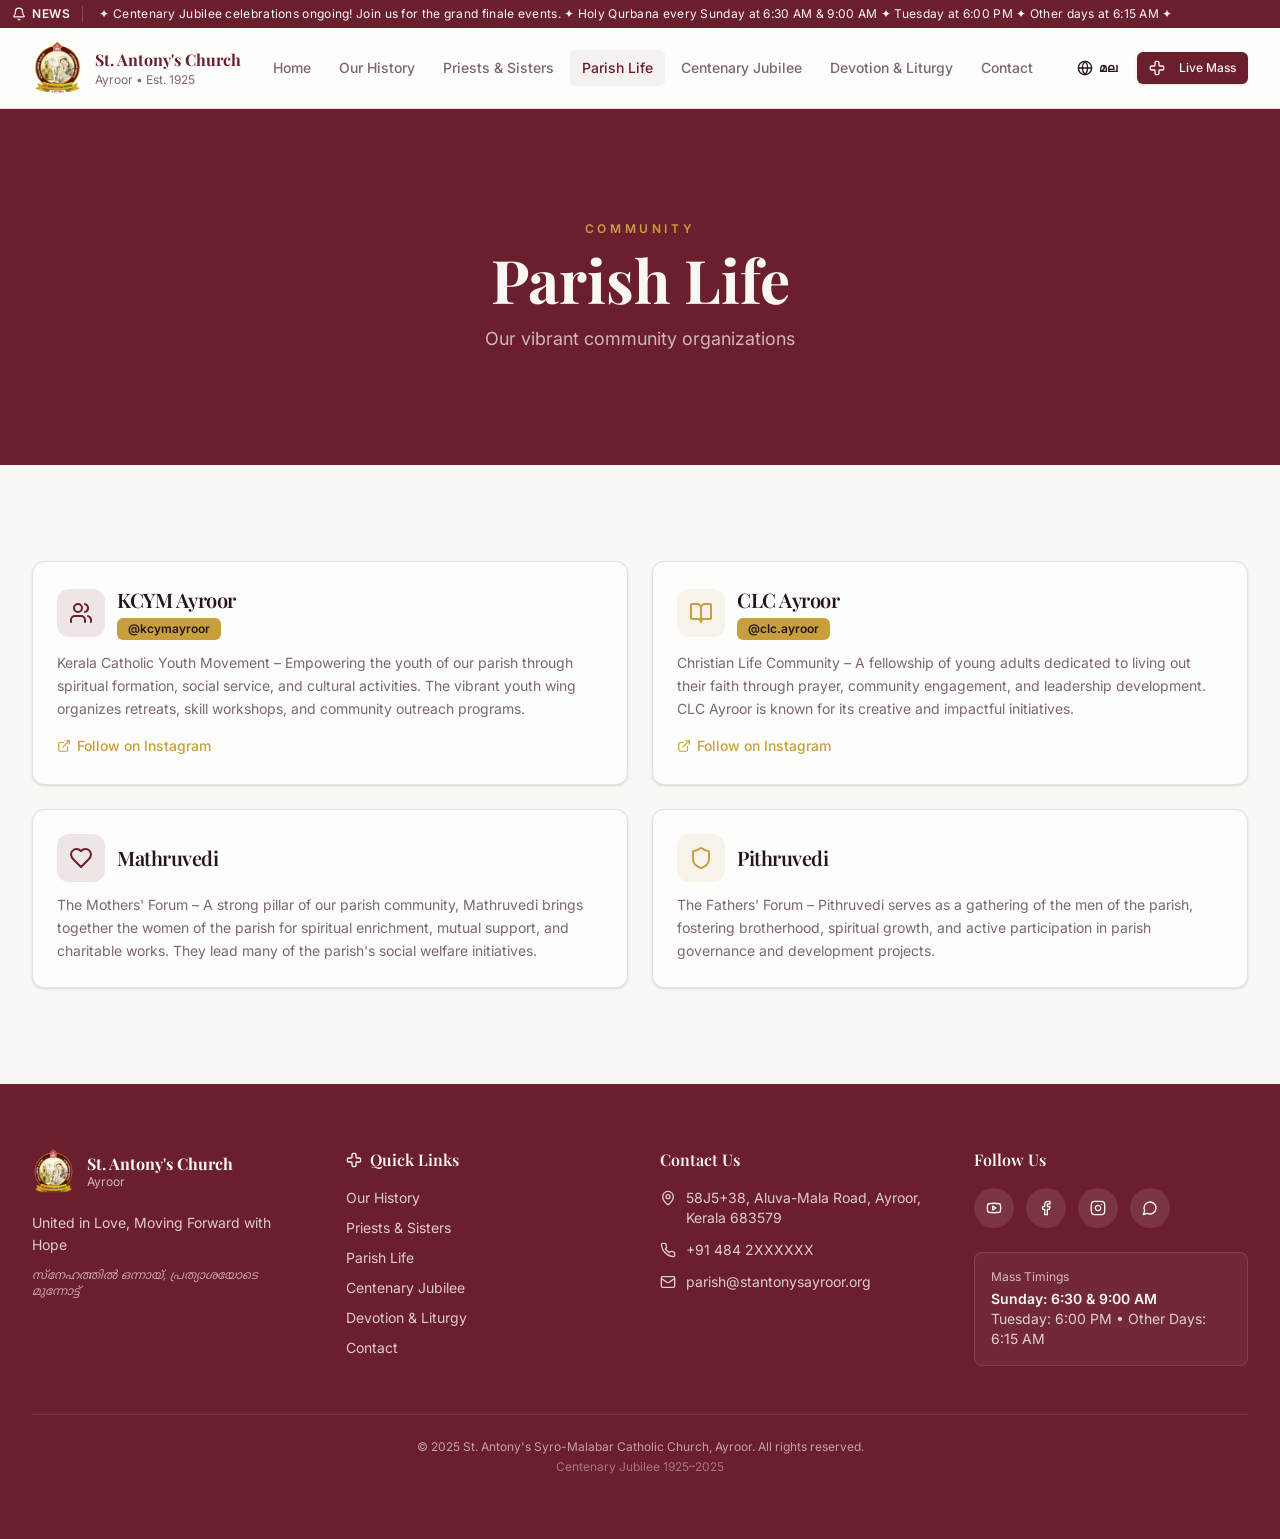
<file: parish-life.html>
<!DOCTYPE html>
<html lang="en">
<head>
<meta charset="UTF-8">
<meta name="viewport" content="width=device-width, initial-scale=1.0">
<title>Parish Life | St. Antony's Church Ayroor</title>
<meta name="description" content="Parish life at St. Antony's Church Ayroor — KCYM, CLC, Mathruvedi, and Pithruvedi.">
<link rel="icon" type="image/png" href="assets/images/logo.png">
<link rel="stylesheet" href="assets/site.css">
</head>
<body class="min-h-screen flex flex-col">
<div class="bg-primary text-primary-foreground py-1.5 overflow-hidden relative"><div class="flex items-center"><div class="flex-shrink-0 px-3 flex items-center gap-1.5 border-r border-primary-foreground/20 z-10 bg-primary"><svg xmlns="http://www.w3.org/2000/svg" width="24" height="24" viewBox="0 0 24 24" fill="none" stroke="currentColor" stroke-width="2" stroke-linecap="round" stroke-linejoin="round" class="lucide lucide-bell w-3.5 h-3.5"><path d="M10.268 21a2 2 0 0 0 3.464 0"></path><path d="M3.262 15.326A1 1 0 0 0 4 17h16a1 1 0 0 0 .74-1.673C19.41 13.956 18 12.499 18 8A6 6 0 0 0 6 8c0 4.499-1.411 5.956-2.738 7.326"></path></svg><span class="text-xs font-body font-semibold uppercase tracking-wider hidden sm:inline">News</span></div><div class="overflow-hidden flex-1"><p class="animate-ticker whitespace-nowrap text-xs font-body tracking-wide pl-4">&#10022; Centenary Jubilee celebrations ongoing! Join us for the grand finale events. &#10022; Holy Qurbana every Sunday at 6:30 AM &amp; 9:00 AM &#10022; Tuesday at 6:00 PM &#10022; Other days at 6:15 AM &#10022;</p></div></div></div><nav class="bg-card/95 backdrop-blur-md shadow-sm sticky top-0 z-50 border-b border-border"><div class="max-w-7xl mx-auto px-4 sm:px-6 lg:px-8"><div class="flex items-center justify-between h-16 md:h-20"><a class="flex items-center gap-3 flex-shrink-0" href="index.html"><img src="assets/images/logo.png" alt="Church Logo" class="h-10 md:h-14 w-auto"><div class="hidden sm:block"><p class="font-heading text-sm md:text-base font-bold text-primary leading-tight">St. Antony's Church</p><p class="text-[10px] md:text-xs text-muted-foreground font-body">Ayroor &bull; Est. 1925</p></div></a><div class="hidden lg:flex items-center gap-1"><a class="px-3 py-2 text-sm font-body font-medium rounded-md transition-colors text-muted-foreground hover:text-primary hover:bg-primary/5" href="index.html">Home</a><a class="px-3 py-2 text-sm font-body font-medium rounded-md transition-colors text-muted-foreground hover:text-primary hover:bg-primary/5" href="history.html">Our History</a><a class="px-3 py-2 text-sm font-body font-medium rounded-md transition-colors text-muted-foreground hover:text-primary hover:bg-primary/5" href="clergy.html">Priests &amp; Sisters</a><a class="px-3 py-2 text-sm font-body font-medium rounded-md transition-colors text-primary bg-primary/5" href="parish-life.html">Parish Life</a><a class="px-3 py-2 text-sm font-body font-medium rounded-md transition-colors text-muted-foreground hover:text-primary hover:bg-primary/5" href="jubilee.html">Centenary Jubilee</a><a class="px-3 py-2 text-sm font-body font-medium rounded-md transition-colors text-muted-foreground hover:text-primary hover:bg-primary/5" href="devotion.html">Devotion &amp; Liturgy</a><a class="px-3 py-2 text-sm font-body font-medium rounded-md transition-colors text-muted-foreground hover:text-primary hover:bg-primary/5" href="contact.html">Contact</a></div><div class="flex items-center gap-2"><button onclick="toggleLanguage(this)" class="inline-flex items-center justify-center whitespace-nowrap transition-colors focus-visible:outline-none focus-visible:ring-1 focus-visible:ring-ring disabled:pointer-events-none disabled:opacity-50 [&_svg]:pointer-events-none [&_svg]:size-4 [&_svg]:shrink-0 hover:bg-accent hover:text-accent-foreground h-8 rounded-md px-3 text-xs font-body font-semibold gap-1.5"><svg xmlns="http://www.w3.org/2000/svg" width="24" height="24" viewBox="0 0 24 24" fill="none" stroke="currentColor" stroke-width="2" stroke-linecap="round" stroke-linejoin="round" class="lucide lucide-globe w-4 h-4"><circle cx="12" cy="12" r="10"></circle><path d="M12 2a14.5 14.5 0 0 0 0 20 14.5 14.5 0 0 0 0-20"></path><path d="M2 12h20"></path></svg>മല</button><a class="items-center justify-center gap-2 whitespace-nowrap font-medium transition-colors focus-visible:outline-none focus-visible:ring-1 focus-visible:ring-ring disabled:pointer-events-none disabled:opacity-50 [&_svg]:pointer-events-none [&_svg]:size-4 [&_svg]:shrink-0 text-primary-foreground shadow h-8 rounded-md px-3 hidden md:flex font-body text-xs bg-primary hover:bg-primary/90" href="devotion.html"><svg xmlns="http://www.w3.org/2000/svg" width="24" height="24" viewBox="0 0 24 24" fill="none" stroke="currentColor" stroke-width="2" stroke-linecap="round" stroke-linejoin="round" class="lucide lucide-cross w-3.5 h-3.5 mr-1.5"><path d="M4 9a2 2 0 0 0-2 2v2a2 2 0 0 0 2 2h4a1 1 0 0 1 1 1v4a2 2 0 0 0 2 2h2a2 2 0 0 0 2-2v-4a1 1 0 0 1 1-1h4a2 2 0 0 0 2-2v-2a2 2 0 0 0-2-2h-4a1 1 0 0 1-1-1V4a2 2 0 0 0-2-2h-2a2 2 0 0 0-2 2v4a1 1 0 0 1-1 1z"></path></svg>Live Mass</a><button onclick="toggleMobileMenu()" class="lg:hidden p-2 text-foreground"><svg xmlns="http://www.w3.org/2000/svg" width="24" height="24" viewBox="0 0 24 24" fill="none" stroke="currentColor" stroke-width="2" stroke-linecap="round" stroke-linejoin="round" class="lucide lucide-menu w-5 h-5"><line x1="4" x2="20" y1="12" y2="12"></line><line x1="4" x2="20" y1="6" y2="6"></line><line x1="4" x2="20" y1="18" y2="18"></line></svg></button></div></div><div id="mobile-menu" class="hidden lg:hidden pb-4"><a class="block px-4 py-3 text-sm font-body font-medium rounded-md text-muted-foreground hover:text-primary hover:bg-primary/5" href="index.html">Home</a><a class="block px-4 py-3 text-sm font-body font-medium rounded-md text-muted-foreground hover:text-primary hover:bg-primary/5" href="history.html">Our History</a><a class="block px-4 py-3 text-sm font-body font-medium rounded-md text-muted-foreground hover:text-primary hover:bg-primary/5" href="clergy.html">Priests & Sisters</a><a class="block px-4 py-3 text-sm font-body font-medium rounded-md text-primary bg-primary/5" href="parish-life.html">Parish Life</a><a class="block px-4 py-3 text-sm font-body font-medium rounded-md text-muted-foreground hover:text-primary hover:bg-primary/5" href="jubilee.html">Centenary Jubilee</a><a class="block px-4 py-3 text-sm font-body font-medium rounded-md text-muted-foreground hover:text-primary hover:bg-primary/5" href="devotion.html">Devotion & Liturgy</a><a class="block px-4 py-3 text-sm font-body font-medium rounded-md text-muted-foreground hover:text-primary hover:bg-primary/5" href="contact.html">Contact</a></div></div></nav>
<main class="flex-1">
<div><section class="py-20 md:py-28 bg-primary"><div class="max-w-7xl mx-auto px-4 sm:px-6 lg:px-8 text-center"><div><p class="font-body text-xs tracking-[0.3em] uppercase text-secondary font-semibold mb-3">Community</p><h1 class="font-heading text-4xl md:text-6xl font-bold text-primary-foreground mb-4">Parish Life</h1><p class="font-body text-primary-foreground/70 text-lg max-w-xl mx-auto">Our vibrant community organizations</p></div></div></section><section class="py-16 md:py-24 bg-background"><div class="max-w-7xl mx-auto px-4 sm:px-6 lg:px-8"><div class="grid grid-cols-1 md:grid-cols-2 gap-6"><div><div class="rounded-xl border bg-card text-card-foreground shadow h-full hover:shadow-lg transition-shadow border-border"><div class="flex flex-col space-y-1.5 p-6 pb-3"><div class="flex items-start justify-between"><div class="flex items-center gap-3"><div class="w-12 h-12 rounded-xl bg-primary/10 text-primary flex items-center justify-center"><svg xmlns="http://www.w3.org/2000/svg" width="24" height="24" viewBox="0 0 24 24" fill="none" stroke="currentColor" stroke-width="2" stroke-linecap="round" stroke-linejoin="round" class="lucide lucide-users w-6 h-6"><path d="M16 21v-2a4 4 0 0 0-4-4H6a4 4 0 0 0-4 4v2"></path><circle cx="9" cy="7" r="4"></circle><path d="M22 21v-2a4 4 0 0 0-3-3.87"></path><path d="M16 3.13a4 4 0 0 1 0 7.75"></path></svg></div><div><div class="font-semibold tracking-tight font-heading text-xl">KCYM Ayroor</div><div class="inline-flex items-center rounded-md border px-2.5 py-0.5 font-semibold transition-colors focus:outline-none focus:ring-2 focus:ring-ring focus:ring-offset-2 border-transparent bg-secondary text-secondary-foreground hover:bg-secondary/80 text-xs font-body mt-1">@kcymayroor</div></div></div></div></div><div class="p-6 pt-0"><p class="font-body text-muted-foreground text-sm leading-relaxed">Kerala Catholic Youth Movement &ndash; Empowering the youth of our parish through spiritual formation, social service, and cultural activities. The vibrant youth wing organizes retreats, skill workshops, and community outreach programs.</p><a href="https://instagram.com/kcymayroor" target="_blank" rel="noopener noreferrer" class="inline-flex items-center gap-1.5 mt-4 text-sm font-body font-medium text-secondary hover:text-secondary/80 transition-colors"><svg xmlns="http://www.w3.org/2000/svg" width="24" height="24" viewBox="0 0 24 24" fill="none" stroke="currentColor" stroke-width="2" stroke-linecap="round" stroke-linejoin="round" class="lucide lucide-external-link w-3.5 h-3.5"><path d="M15 3h6v6"></path><path d="M10 14 21 3"></path><path d="M18 13v6a2 2 0 0 1-2 2H5a2 2 0 0 1-2-2V8a2 2 0 0 1 2-2h6"></path></svg>Follow on Instagram</a></div></div></div><div><div class="rounded-xl border bg-card text-card-foreground shadow h-full hover:shadow-lg transition-shadow border-border"><div class="flex flex-col space-y-1.5 p-6 pb-3"><div class="flex items-start justify-between"><div class="flex items-center gap-3"><div class="w-12 h-12 rounded-xl bg-secondary/10 text-secondary flex items-center justify-center"><svg xmlns="http://www.w3.org/2000/svg" width="24" height="24" viewBox="0 0 24 24" fill="none" stroke="currentColor" stroke-width="2" stroke-linecap="round" stroke-linejoin="round" class="lucide lucide-book-open w-6 h-6"><path d="M12 7v14"></path><path d="M3 18a1 1 0 0 1-1-1V4a1 1 0 0 1 1-1h5a4 4 0 0 1 4 4 4 4 0 0 1 4-4h5a1 1 0 0 1 1 1v13a1 1 0 0 1-1 1h-6a3 3 0 0 0-3 3 3 3 0 0 0-3-3z"></path></svg></div><div><div class="font-semibold tracking-tight font-heading text-xl">CLC Ayroor</div><div class="inline-flex items-center rounded-md border px-2.5 py-0.5 font-semibold transition-colors focus:outline-none focus:ring-2 focus:ring-ring focus:ring-offset-2 border-transparent bg-secondary text-secondary-foreground hover:bg-secondary/80 text-xs font-body mt-1">@clc.ayroor</div></div></div></div></div><div class="p-6 pt-0"><p class="font-body text-muted-foreground text-sm leading-relaxed">Christian Life Community &ndash; A fellowship of young adults dedicated to living out their faith through prayer, community engagement, and leadership development. CLC Ayroor is known for its creative and impactful initiatives.</p><a href="https://instagram.com/clc.ayroor" target="_blank" rel="noopener noreferrer" class="inline-flex items-center gap-1.5 mt-4 text-sm font-body font-medium text-secondary hover:text-secondary/80 transition-colors"><svg xmlns="http://www.w3.org/2000/svg" width="24" height="24" viewBox="0 0 24 24" fill="none" stroke="currentColor" stroke-width="2" stroke-linecap="round" stroke-linejoin="round" class="lucide lucide-external-link w-3.5 h-3.5"><path d="M15 3h6v6"></path><path d="M10 14 21 3"></path><path d="M18 13v6a2 2 0 0 1-2 2H5a2 2 0 0 1-2-2V8a2 2 0 0 1 2-2h6"></path></svg>Follow on Instagram</a></div></div></div><div><div class="rounded-xl border bg-card text-card-foreground shadow h-full hover:shadow-lg transition-shadow border-border"><div class="flex flex-col space-y-1.5 p-6 pb-3"><div class="flex items-start justify-between"><div class="flex items-center gap-3"><div class="w-12 h-12 rounded-xl bg-primary/10 text-primary flex items-center justify-center"><svg xmlns="http://www.w3.org/2000/svg" width="24" height="24" viewBox="0 0 24 24" fill="none" stroke="currentColor" stroke-width="2" stroke-linecap="round" stroke-linejoin="round" class="lucide lucide-heart w-6 h-6"><path d="M19 14c1.49-1.46 3-3.21 3-5.5A5.5 5.5 0 0 0 16.5 3c-1.76 0-3 .5-4.5 2-1.5-1.5-2.74-2-4.5-2A5.5 5.5 0 0 0 2 8.5c0 2.3 1.5 4.05 3 5.5l7 7Z"></path></svg></div><div><div class="font-semibold tracking-tight font-heading text-xl">Mathruvedi</div></div></div></div></div><div class="p-6 pt-0"><p class="font-body text-muted-foreground text-sm leading-relaxed">The Mothers' Forum &ndash; A strong pillar of our parish community, Mathruvedi brings together the women of the parish for spiritual enrichment, mutual support, and charitable works. They lead many of the parish's social welfare initiatives.</p></div></div></div><div><div class="rounded-xl border bg-card text-card-foreground shadow h-full hover:shadow-lg transition-shadow border-border"><div class="flex flex-col space-y-1.5 p-6 pb-3"><div class="flex items-start justify-between"><div class="flex items-center gap-3"><div class="w-12 h-12 rounded-xl bg-secondary/10 text-secondary flex items-center justify-center"><svg xmlns="http://www.w3.org/2000/svg" width="24" height="24" viewBox="0 0 24 24" fill="none" stroke="currentColor" stroke-width="2" stroke-linecap="round" stroke-linejoin="round" class="lucide lucide-shield w-6 h-6"><path d="M20 13c0 5-3.5 7.5-7.66 8.95a1 1 0 0 1-.67-.01C7.5 20.5 4 18 4 13V6a1 1 0 0 1 1-1c2 0 4.5-1.2 6.24-2.72a1.17 1.17 0 0 1 1.52 0C14.51 3.81 17 5 19 5a1 1 0 0 1 1 1z"></path></svg></div><div><div class="font-semibold tracking-tight font-heading text-xl">Pithruvedi</div></div></div></div></div><div class="p-6 pt-0"><p class="font-body text-muted-foreground text-sm leading-relaxed">The Fathers' Forum &ndash; Pithruvedi serves as a gathering of the men of the parish, fostering brotherhood, spiritual growth, and active participation in parish governance and development projects.</p></div></div></div></div></div></section></div>
</main>
<footer class="bg-primary text-primary-foreground"><div class="max-w-7xl mx-auto px-4 sm:px-6 lg:px-8 py-12 md:py-16"><div class="grid grid-cols-1 md:grid-cols-2 lg:grid-cols-4 gap-10"><div class="lg:col-span-1"><div class="flex items-center gap-3 mb-4"><img src="assets/images/logo.png" alt="Church Logo" class="h-12 w-auto brightness-100"><div><p class="font-heading text-base font-bold leading-tight">St. Antony's Church</p><p class="text-xs opacity-70 font-body">Ayroor</p></div></div><p class="text-sm opacity-80 font-body leading-relaxed">United in Love, Moving Forward with Hope</p><p class="text-xs opacity-60 font-body mt-3 italic font-malayalam">സ്നേഹത്തിൽ ഒന്നായ്, പ്രത്യാശയോടെ മുന്നോട്ട്</p></div><div><h3 class="font-heading text-base font-semibold mb-4 flex items-center gap-2"><svg xmlns="http://www.w3.org/2000/svg" width="24" height="24" viewBox="0 0 24 24" fill="none" stroke="currentColor" stroke-width="2" stroke-linecap="round" stroke-linejoin="round" class="lucide lucide-cross w-4 h-4"><path d="M4 9a2 2 0 0 0-2 2v2a2 2 0 0 0 2 2h4a1 1 0 0 1 1 1v4a2 2 0 0 0 2 2h2a2 2 0 0 0 2-2v-4a1 1 0 0 1 1-1h4a2 2 0 0 0 2-2v-2a2 2 0 0 0-2-2h-4a1 1 0 0 1-1-1V4a2 2 0 0 0-2-2h-2a2 2 0 0 0-2 2v4a1 1 0 0 1-1 1z"></path></svg>Quick Links</h3><ul class="space-y-2.5 font-body text-sm"><li><a class="opacity-80 hover:opacity-100 transition-opacity" href="history.html">Our History</a></li><li><a class="opacity-80 hover:opacity-100 transition-opacity" href="clergy.html">Priests &amp; Sisters</a></li><li><a class="opacity-80 hover:opacity-100 transition-opacity" href="parish-life.html">Parish Life</a></li><li><a class="opacity-80 hover:opacity-100 transition-opacity" href="jubilee.html">Centenary Jubilee</a></li><li><a class="opacity-80 hover:opacity-100 transition-opacity" href="devotion.html">Devotion &amp; Liturgy</a></li><li><a class="opacity-80 hover:opacity-100 transition-opacity" href="contact.html">Contact</a></li></ul></div><div><h3 class="font-heading text-base font-semibold mb-4">Contact Us</h3><ul class="space-y-3 font-body text-sm"><li class="flex items-start gap-2.5"><svg xmlns="http://www.w3.org/2000/svg" width="24" height="24" viewBox="0 0 24 24" fill="none" stroke="currentColor" stroke-width="2" stroke-linecap="round" stroke-linejoin="round" class="lucide lucide-map-pin w-4 h-4 mt-0.5 flex-shrink-0 opacity-80"><path d="M20 10c0 4.993-5.539 10.193-7.399 11.799a1 1 0 0 1-1.202 0C9.539 20.193 4 14.993 4 10a8 8 0 0 1 16 0"></path><circle cx="12" cy="10" r="3"></circle></svg><span class="opacity-80">58J5+38, Aluva-Mala Road, Ayroor, Kerala 683579</span></li><li class="flex items-center gap-2.5"><svg xmlns="http://www.w3.org/2000/svg" width="24" height="24" viewBox="0 0 24 24" fill="none" stroke="currentColor" stroke-width="2" stroke-linecap="round" stroke-linejoin="round" class="lucide lucide-phone w-4 h-4 flex-shrink-0 opacity-80"><path d="M22 16.92v3a2 2 0 0 1-2.18 2 19.79 19.79 0 0 1-8.63-3.07 19.5 19.5 0 0 1-6-6 19.79 19.79 0 0 1-3.07-8.67A2 2 0 0 1 4.11 2h3a2 2 0 0 1 2 1.72 12.84 12.84 0 0 0 .7 2.81 2 2 0 0 1-.45 2.11L8.09 9.91a16 16 0 0 0 6 6l1.27-1.27a2 2 0 0 1 2.11-.45 12.84 12.84 0 0 0 2.81.7A2 2 0 0 1 22 16.92z"></path></svg><span class="opacity-80">+91 484 2XXXXXX</span></li><li class="flex items-center gap-2.5"><svg xmlns="http://www.w3.org/2000/svg" width="24" height="24" viewBox="0 0 24 24" fill="none" stroke="currentColor" stroke-width="2" stroke-linecap="round" stroke-linejoin="round" class="lucide lucide-mail w-4 h-4 flex-shrink-0 opacity-80"><rect width="20" height="16" x="2" y="4" rx="2"></rect><path d="m22 7-8.97 5.7a1.94 1.94 0 0 1-2.06 0L2 7"></path></svg><span class="opacity-80">parish@stantonysayroor.org</span></li></ul></div><div><h3 class="font-heading text-base font-semibold mb-4">Follow Us</h3><div class="flex gap-3"><a href="https://www.youtube.com/@stantonyschurchayroor" target="_blank" rel="noopener noreferrer" class="w-10 h-10 rounded-full bg-primary-foreground/10 flex items-center justify-center hover:bg-primary-foreground/20 transition-colors"><svg xmlns="http://www.w3.org/2000/svg" width="24" height="24" viewBox="0 0 24 24" fill="none" stroke="currentColor" stroke-width="2" stroke-linecap="round" stroke-linejoin="round" class="lucide lucide-youtube w-4 h-4"><path d="M2.5 17a24.12 24.12 0 0 1 0-10 2 2 0 0 1 1.4-1.4 49.56 49.56 0 0 1 16.2 0A2 2 0 0 1 21.5 7a24.12 24.12 0 0 1 0 10 2 2 0 0 1-1.4 1.4 49.55 49.55 0 0 1-16.2 0A2 2 0 0 1 2.5 17"></path><path d="m10 15 5-3-5-3z"></path></svg></a><a href="https://www.facebook.com/stantonyschurchayroor/" target="_blank" rel="noopener noreferrer" class="w-10 h-10 rounded-full bg-primary-foreground/10 flex items-center justify-center hover:bg-primary-foreground/20 transition-colors"><svg xmlns="http://www.w3.org/2000/svg" width="24" height="24" viewBox="0 0 24 24" fill="none" stroke="currentColor" stroke-width="2" stroke-linecap="round" stroke-linejoin="round" class="lucide lucide-facebook w-4 h-4"><path d="M18 2h-3a5 5 0 0 0-5 5v3H7v4h3v8h4v-8h3l1-4h-4V7a1 1 0 0 1 1-1h3z"></path></svg></a><a href="https://www.instagram.com/stantonyschurchayroor/" target="_blank" rel="noopener noreferrer" class="w-10 h-10 rounded-full bg-primary-foreground/10 flex items-center justify-center hover:bg-primary-foreground/20 transition-colors"><svg xmlns="http://www.w3.org/2000/svg" width="24" height="24" viewBox="0 0 24 24" fill="none" stroke="currentColor" stroke-width="2" stroke-linecap="round" stroke-linejoin="round" class="lucide lucide-instagram w-4 h-4"><rect width="20" height="20" x="2" y="2" rx="5" ry="5"></rect><path d="M16 11.37A4 4 0 1 1 12.63 8 4 4 0 0 1 16 11.37z"></path><line x1="17.5" x2="17.51" y1="6.5" y2="6.5"></line></svg></a><a href="https://www.whatsapp.com/channel/0029VaAH7XgEwEjxKJOsho42" target="_blank" rel="noopener noreferrer" class="w-10 h-10 rounded-full bg-primary-foreground/10 flex items-center justify-center hover:bg-primary-foreground/20 transition-colors"><svg xmlns="http://www.w3.org/2000/svg" width="24" height="24" viewBox="0 0 24 24" fill="none" stroke="currentColor" stroke-width="2" stroke-linecap="round" stroke-linejoin="round" class="lucide lucide-message-circle w-4 h-4"><path d="M7.9 20A9 9 0 1 0 4 16.1L2 22Z"></path></svg></a></div><div class="mt-6 p-4 rounded-lg bg-primary-foreground/5 border border-primary-foreground/10"><p class="text-xs font-body opacity-70 mb-1">Mass Timings</p><p class="text-sm font-body font-semibold">Sunday: 6:30 &amp; 9:00 AM</p><p class="text-sm font-body opacity-80">Tuesday: 6:00 PM &bull; Other Days: 6:15 AM</p></div></div></div><div class="mt-12 pt-6 border-t border-primary-foreground/10 text-center"><p class="text-xs font-body opacity-60">&copy; 2025 St. Antony's Syro-Malabar Catholic Church, Ayroor. All rights reserved.</p><p class="text-xs font-body opacity-40 mt-1">Centenary Jubilee 1925&ndash;2025</p></div></div></footer>
<script src="assets/common.js"></script>
</body>
</html>
</file>
<file: assets/site.css>
@import"https://fonts.googleapis.com/css2?family=Playfair+Display:ital,wght@0,400;0,500;0,600;0,700;0,800;1,400;1,500&family=Inter:wght@300;400;500;600;700&family=Noto+Sans+Malayalam:wght@300;400;500;600;700&display=swap";*,:before,:after{--tw-border-spacing-x: 0;--tw-border-spacing-y: 0;--tw-translate-x: 0;--tw-translate-y: 0;--tw-rotate: 0;--tw-skew-x: 0;--tw-skew-y: 0;--tw-scale-x: 1;--tw-scale-y: 1;--tw-pan-x: ;--tw-pan-y: ;--tw-pinch-zoom: ;--tw-scroll-snap-strictness: proximity;--tw-gradient-from-position: ;--tw-gradient-via-position: ;--tw-gradient-to-position: ;--tw-ordinal: ;--tw-slashed-zero: ;--tw-numeric-figure: ;--tw-numeric-spacing: ;--tw-numeric-fraction: ;--tw-ring-inset: ;--tw-ring-offset-width: 0px;--tw-ring-offset-color: #fff;--tw-ring-color: rgb(59 130 246 / .5);--tw-ring-offset-shadow: 0 0 #0000;--tw-ring-shadow: 0 0 #0000;--tw-shadow: 0 0 #0000;--tw-shadow-colored: 0 0 #0000;--tw-blur: ;--tw-brightness: ;--tw-contrast: ;--tw-grayscale: ;--tw-hue-rotate: ;--tw-invert: ;--tw-saturate: ;--tw-sepia: ;--tw-drop-shadow: ;--tw-backdrop-blur: ;--tw-backdrop-brightness: ;--tw-backdrop-contrast: ;--tw-backdrop-grayscale: ;--tw-backdrop-hue-rotate: ;--tw-backdrop-invert: ;--tw-backdrop-opacity: ;--tw-backdrop-saturate: ;--tw-backdrop-sepia: ;--tw-contain-size: ;--tw-contain-layout: ;--tw-contain-paint: ;--tw-contain-style: }::backdrop{--tw-border-spacing-x: 0;--tw-border-spacing-y: 0;--tw-translate-x: 0;--tw-translate-y: 0;--tw-rotate: 0;--tw-skew-x: 0;--tw-skew-y: 0;--tw-scale-x: 1;--tw-scale-y: 1;--tw-pan-x: ;--tw-pan-y: ;--tw-pinch-zoom: ;--tw-scroll-snap-strictness: proximity;--tw-gradient-from-position: ;--tw-gradient-via-position: ;--tw-gradient-to-position: ;--tw-ordinal: ;--tw-slashed-zero: ;--tw-numeric-figure: ;--tw-numeric-spacing: ;--tw-numeric-fraction: ;--tw-ring-inset: ;--tw-ring-offset-width: 0px;--tw-ring-offset-color: #fff;--tw-ring-color: rgb(59 130 246 / .5);--tw-ring-offset-shadow: 0 0 #0000;--tw-ring-shadow: 0 0 #0000;--tw-shadow: 0 0 #0000;--tw-shadow-colored: 0 0 #0000;--tw-blur: ;--tw-brightness: ;--tw-contrast: ;--tw-grayscale: ;--tw-hue-rotate: ;--tw-invert: ;--tw-saturate: ;--tw-sepia: ;--tw-drop-shadow: ;--tw-backdrop-blur: ;--tw-backdrop-brightness: ;--tw-backdrop-contrast: ;--tw-backdrop-grayscale: ;--tw-backdrop-hue-rotate: ;--tw-backdrop-invert: ;--tw-backdrop-opacity: ;--tw-backdrop-saturate: ;--tw-backdrop-sepia: ;--tw-contain-size: ;--tw-contain-layout: ;--tw-contain-paint: ;--tw-contain-style: }*,:before,:after{box-sizing:border-box;border-width:0;border-style:solid;border-color:#e5e7eb}:before,:after{--tw-content: ""}html,:host{line-height:1.5;-webkit-text-size-adjust:100%;-moz-tab-size:4;-o-tab-size:4;tab-size:4;font-family:ui-sans-serif,system-ui,sans-serif,"Apple Color Emoji","Segoe UI Emoji",Segoe UI Symbol,"Noto Color Emoji";font-feature-settings:normal;font-variation-settings:normal;-webkit-tap-highlight-color:transparent}body{margin:0;line-height:inherit}hr{height:0;color:inherit;border-top-width:1px}abbr:where([title]){-webkit-text-decoration:underline dotted;text-decoration:underline dotted}h1,h2,h3,h4,h5,h6{font-size:inherit;font-weight:inherit}a{color:inherit;text-decoration:inherit}b,strong{font-weight:bolder}code,kbd,samp,pre{font-family:ui-monospace,SFMono-Regular,Menlo,Monaco,Consolas,Liberation Mono,Courier New,monospace;font-feature-settings:normal;font-variation-settings:normal;font-size:1em}small{font-size:80%}sub,sup{font-size:75%;line-height:0;position:relative;vertical-align:baseline}sub{bottom:-.25em}sup{top:-.5em}table{text-indent:0;border-color:inherit;border-collapse:collapse}button,input,optgroup,select,textarea{font-family:inherit;font-feature-settings:inherit;font-variation-settings:inherit;font-size:100%;font-weight:inherit;line-height:inherit;letter-spacing:inherit;color:inherit;margin:0;padding:0}button,select{text-transform:none}button,input:where([type=button]),input:where([type=reset]),input:where([type=submit]){-webkit-appearance:button;background-color:transparent;background-image:none}:-moz-focusring{outline:auto}:-moz-ui-invalid{box-shadow:none}progress{vertical-align:baseline}::-webkit-inner-spin-button,::-webkit-outer-spin-button{height:auto}[type=search]{-webkit-appearance:textfield;outline-offset:-2px}::-webkit-search-decoration{-webkit-appearance:none}::-webkit-file-upload-button{-webkit-appearance:button;font:inherit}summary{display:list-item}blockquote,dl,dd,h1,h2,h3,h4,h5,h6,hr,figure,p,pre{margin:0}fieldset{margin:0;padding:0}legend{padding:0}ol,ul,menu{list-style:none;margin:0;padding:0}dialog{padding:0}textarea{resize:vertical}input::-moz-placeholder,textarea::-moz-placeholder{opacity:1;color:#9ca3af}input::placeholder,textarea::placeholder{opacity:1;color:#9ca3af}button,[role=button]{cursor:pointer}:disabled{cursor:default}img,svg,video,canvas,audio,iframe,embed,object{display:block;vertical-align:middle}img,video{max-width:100%;height:auto}[hidden]:where(:not([hidden=until-found])){display:none}:root{--font-heading: "Playfair Display", serif;--font-body: "Inter", sans-serif;--font-malayalam: "Noto Sans Malayalam", sans-serif;--background: 40 30% 97%;--foreground: 350 30% 12%;--card: 40 25% 99%;--card-foreground: 350 30% 12%;--popover: 40 25% 99%;--popover-foreground: 350 30% 12%;--primary: 350 56% 27%;--primary-foreground: 40 30% 97%;--secondary: 43 55% 51%;--secondary-foreground: 350 30% 12%;--muted: 40 20% 93%;--muted-foreground: 350 10% 45%;--accent: 43 55% 51%;--accent-foreground: 350 30% 12%;--destructive: 0 84.2% 60.2%;--destructive-foreground: 0 0% 98%;--border: 40 15% 88%;--input: 40 15% 88%;--ring: 350 56% 27%;--chart-1: 350 56% 27%;--chart-2: 43 55% 51%;--chart-3: 40 30% 70%;--chart-4: 350 30% 50%;--chart-5: 43 70% 65%;--radius: .5rem;--sidebar-background: 40 25% 96%;--sidebar-foreground: 350 30% 12%;--sidebar-primary: 350 56% 27%;--sidebar-primary-foreground: 40 30% 97%;--sidebar-accent: 43 55% 51%;--sidebar-accent-foreground: 350 30% 12%;--sidebar-border: 40 15% 88%;--sidebar-ring: 350 56% 27%}.dark{--background: 350 25% 8%;--foreground: 40 20% 95%;--card: 350 25% 10%;--card-foreground: 40 20% 95%;--popover: 350 25% 10%;--popover-foreground: 40 20% 95%;--primary: 43 55% 51%;--primary-foreground: 350 30% 8%;--secondary: 350 40% 25%;--secondary-foreground: 40 20% 95%;--muted: 350 20% 15%;--muted-foreground: 40 10% 60%;--accent: 43 55% 51%;--accent-foreground: 350 30% 8%;--destructive: 0 62.8% 30.6%;--destructive-foreground: 0 0% 98%;--border: 350 15% 18%;--input: 350 15% 18%;--ring: 43 55% 51%;--chart-1: 43 55% 51%;--chart-2: 350 56% 40%;--chart-3: 40 30% 50%;--chart-4: 350 30% 50%;--chart-5: 43 70% 65%;--sidebar-background: 350 25% 10%;--sidebar-foreground: 40 20% 95%;--sidebar-primary: 43 55% 51%;--sidebar-primary-foreground: 350 30% 8%;--sidebar-accent: 350 40% 25%;--sidebar-accent-foreground: 40 20% 95%;--sidebar-border: 350 15% 18%;--sidebar-ring: 43 55% 51%}*{border-color:hsl(var(--border));outline-color:hsl(var(--ring) / .5)}body{background-color:hsl(var(--background));color:hsl(var(--foreground))}.sr-only{position:absolute;width:1px;height:1px;padding:0;margin:-1px;overflow:hidden;clip:rect(0,0,0,0);white-space:nowrap;border-width:0}.pointer-events-none{pointer-events:none}.pointer-events-auto{pointer-events:auto}.visible{visibility:visible}.invisible{visibility:hidden}.fixed{position:fixed}.absolute{position:absolute}.relative{position:relative}.sticky{position:sticky}.inset-0{top:0;right:0;bottom:0;left:0}.inset-x-0{left:0;right:0}.inset-y-0{top:0;bottom:0}.-bottom-12{bottom:-3rem}.-bottom-6{bottom:-1.5rem}.-left-12{left:-3rem}.-right-12{right:-3rem}.-right-4{right:-1rem}.-top-12{top:-3rem}.bottom-0{bottom:0}.bottom-6{bottom:1.5rem}.left-0{left:0}.left-1{left:.25rem}.left-1\/2{left:50%}.left-2{left:.5rem}.left-2\.5{left:.625rem}.left-4{left:1rem}.left-\[50\%\]{left:50%}.right-0{right:0}.right-1{right:.25rem}.right-2{right:.5rem}.right-3{right:.75rem}.right-4{right:1rem}.top-0{top:0}.top-1\.5{top:.375rem}.top-1\/2{top:50%}.top-2{top:.5rem}.top-3\.5{top:.875rem}.top-4{top:1rem}.top-6{top:1.5rem}.top-\[1px\]{top:1px}.top-\[50\%\]{top:50%}.top-\[60\%\]{top:60%}.top-full{top:100%}.z-10{z-index:10}.z-20{z-index:20}.z-50{z-index:50}.z-\[100\]{z-index:100}.z-\[1\]{z-index:1}.-mx-1{margin-left:-.25rem;margin-right:-.25rem}.mx-2{margin-left:.5rem;margin-right:.5rem}.mx-3\.5{margin-left:.875rem;margin-right:.875rem}.mx-auto{margin-left:auto;margin-right:auto}.my-0\.5{margin-top:.125rem;margin-bottom:.125rem}.my-1{margin-top:.25rem;margin-bottom:.25rem}.-ml-4{margin-left:-1rem}.-mt-4{margin-top:-1rem}.mb-0\.5{margin-bottom:.125rem}.mb-1{margin-bottom:.25rem}.mb-10{margin-bottom:2.5rem}.mb-12{margin-bottom:3rem}.mb-16{margin-bottom:4rem}.mb-2{margin-bottom:.5rem}.mb-3{margin-bottom:.75rem}.mb-4{margin-bottom:1rem}.mb-6{margin-bottom:1.5rem}.mb-8{margin-bottom:2rem}.ml-1{margin-left:.25rem}.ml-2{margin-left:.5rem}.ml-auto{margin-left:auto}.mr-1\.5{margin-right:.375rem}.mr-2{margin-right:.5rem}.mt-0\.5{margin-top:.125rem}.mt-1{margin-top:.25rem}.mt-1\.5{margin-top:.375rem}.mt-10{margin-top:2.5rem}.mt-12{margin-top:3rem}.mt-14{margin-top:3.5rem}.mt-2{margin-top:.5rem}.mt-24{margin-top:6rem}.mt-3{margin-top:.75rem}.mt-4{margin-top:1rem}.mt-6{margin-top:1.5rem}.mt-8{margin-top:2rem}.mt-auto{margin-top:auto}.block{display:block}.flex{display:flex}.inline-flex{display:inline-flex}.table{display:table}.grid{display:grid}.hidden{display:none}.aspect-\[4\/3\]{aspect-ratio:4/3}.aspect-square{aspect-ratio:1 / 1}.aspect-video{aspect-ratio:16 / 9}.size-4{width:1rem;height:1rem}.h-0\.5{height:.125rem}.h-1\.5{height:.375rem}.h-10{height:2.5rem}.h-12{height:3rem}.h-14{height:3.5rem}.h-16{height:4rem}.h-2{height:.5rem}.h-2\.5{height:.625rem}.h-20{height:5rem}.h-3{height:.75rem}.h-3\.5{height:.875rem}.h-4{height:1rem}.h-5{height:1.25rem}.h-6{height:1.5rem}.h-64{height:16rem}.h-7{height:1.75rem}.h-8{height:2rem}.h-9{height:2.25rem}.h-\[1px\]{height:1px}.h-\[450px\]{height:450px}.h-\[var\(--radix-navigation-menu-viewport-height\)\]{height:var(--radix-navigation-menu-viewport-height)}.h-\[var\(--radix-select-trigger-height\)\]{height:var(--radix-select-trigger-height)}.h-auto{height:auto}.h-full{height:100%}.h-px{height:1px}.h-svh{height:100svh}.max-h-96{max-height:24rem}.max-h-\[300px\]{max-height:300px}.max-h-screen{max-height:100vh}.min-h-0{min-height:0px}.min-h-\[60px\]{min-height:60px}.min-h-\[85vh\]{min-height:85vh}.min-h-screen{min-height:100vh}.min-h-svh{min-height:100svh}.w-0{width:0px}.w-0\.5{width:.125rem}.w-1{width:.25rem}.w-10{width:2.5rem}.w-12{width:3rem}.w-14{width:3.5rem}.w-16{width:4rem}.w-2{width:.5rem}.w-2\.5{width:.625rem}.w-20{width:5rem}.w-3{width:.75rem}.w-3\.5{width:.875rem}.w-3\/4{width:75%}.w-4{width:1rem}.w-5{width:1.25rem}.w-6{width:1.5rem}.w-64{width:16rem}.w-7{width:1.75rem}.w-72{width:18rem}.w-8{width:2rem}.w-9{width:2.25rem}.w-\[--sidebar-width\]{width:var(--sidebar-width)}.w-\[100px\]{width:100px}.w-\[1px\]{width:1px}.w-auto{width:auto}.w-full{width:100%}.w-max{width:-moz-max-content;width:max-content}.w-px{width:1px}.min-w-0{min-width:0px}.min-w-10{min-width:2.5rem}.min-w-5{min-width:1.25rem}.min-w-8{min-width:2rem}.min-w-9{min-width:2.25rem}.min-w-\[12rem\]{min-width:12rem}.min-w-\[8rem\]{min-width:8rem}.min-w-\[var\(--radix-select-trigger-width\)\]{min-width:var(--radix-select-trigger-width)}.max-w-4xl{max-width:56rem}.max-w-7xl{max-width:80rem}.max-w-\[--skeleton-width\]{max-width:var(--skeleton-width)}.max-w-lg{max-width:32rem}.max-w-max{max-width:-moz-max-content;max-width:max-content}.max-w-md{max-width:28rem}.max-w-xl{max-width:36rem}.flex-1{flex:1 1 0%}.flex-shrink-0,.shrink-0{flex-shrink:0}.grow{flex-grow:1}.grow-0{flex-grow:0}.basis-full{flex-basis:100%}.caption-bottom{caption-side:bottom}.border-collapse{border-collapse:collapse}.-translate-x-1\/2{--tw-translate-x: -50%;transform:translate(var(--tw-translate-x),var(--tw-translate-y)) rotate(var(--tw-rotate)) skew(var(--tw-skew-x)) skewY(var(--tw-skew-y)) scaleX(var(--tw-scale-x)) scaleY(var(--tw-scale-y))}.-translate-x-px{--tw-translate-x: -1px;transform:translate(var(--tw-translate-x),var(--tw-translate-y)) rotate(var(--tw-rotate)) skew(var(--tw-skew-x)) skewY(var(--tw-skew-y)) scaleX(var(--tw-scale-x)) scaleY(var(--tw-scale-y))}.-translate-y-1\/2{--tw-translate-y: -50%;transform:translate(var(--tw-translate-x),var(--tw-translate-y)) rotate(var(--tw-rotate)) skew(var(--tw-skew-x)) skewY(var(--tw-skew-y)) scaleX(var(--tw-scale-x)) scaleY(var(--tw-scale-y))}.translate-x-\[-50\%\]{--tw-translate-x: -50%;transform:translate(var(--tw-translate-x),var(--tw-translate-y)) rotate(var(--tw-rotate)) skew(var(--tw-skew-x)) skewY(var(--tw-skew-y)) scaleX(var(--tw-scale-x)) scaleY(var(--tw-scale-y))}.translate-x-px{--tw-translate-x: 1px;transform:translate(var(--tw-translate-x),var(--tw-translate-y)) rotate(var(--tw-rotate)) skew(var(--tw-skew-x)) skewY(var(--tw-skew-y)) scaleX(var(--tw-scale-x)) scaleY(var(--tw-scale-y))}.translate-y-\[-50\%\]{--tw-translate-y: -50%;transform:translate(var(--tw-translate-x),var(--tw-translate-y)) rotate(var(--tw-rotate)) skew(var(--tw-skew-x)) skewY(var(--tw-skew-y)) scaleX(var(--tw-scale-x)) scaleY(var(--tw-scale-y))}.rotate-45{--tw-rotate: 45deg;transform:translate(var(--tw-translate-x),var(--tw-translate-y)) rotate(var(--tw-rotate)) skew(var(--tw-skew-x)) skewY(var(--tw-skew-y)) scaleX(var(--tw-scale-x)) scaleY(var(--tw-scale-y))}.rotate-90{--tw-rotate: 90deg;transform:translate(var(--tw-translate-x),var(--tw-translate-y)) rotate(var(--tw-rotate)) skew(var(--tw-skew-x)) skewY(var(--tw-skew-y)) scaleX(var(--tw-scale-x)) scaleY(var(--tw-scale-y))}.scale-110{--tw-scale-x: 1.1;--tw-scale-y: 1.1;transform:translate(var(--tw-translate-x),var(--tw-translate-y)) rotate(var(--tw-rotate)) skew(var(--tw-skew-x)) skewY(var(--tw-skew-y)) scaleX(var(--tw-scale-x)) scaleY(var(--tw-scale-y))}.transform{transform:translate(var(--tw-translate-x),var(--tw-translate-y)) rotate(var(--tw-rotate)) skew(var(--tw-skew-x)) skewY(var(--tw-skew-y)) scaleX(var(--tw-scale-x)) scaleY(var(--tw-scale-y))}@keyframes pulse{50%{opacity:.5}}.animate-pulse{animation:pulse 2s cubic-bezier(.4,0,.6,1) infinite}@keyframes spin{to{transform:rotate(360deg)}}.animate-spin{animation:spin 1s linear infinite}.cursor-default{cursor:default}.cursor-pointer{cursor:pointer}.touch-none{touch-action:none}.select-none{-webkit-user-select:none;-moz-user-select:none;user-select:none}.list-inside{list-style-position:inside}.list-disc{list-style-type:disc}.list-none{list-style-type:none}.grid-cols-1{grid-template-columns:repeat(1,minmax(0,1fr))}.grid-cols-2{grid-template-columns:repeat(2,minmax(0,1fr))}.grid-cols-3{grid-template-columns:repeat(3,minmax(0,1fr))}.flex-row{flex-direction:row}.flex-col{flex-direction:column}.flex-col-reverse{flex-direction:column-reverse}.flex-wrap{flex-wrap:wrap}.items-start{align-items:flex-start}.items-end{align-items:flex-end}.items-center{align-items:center}.items-stretch{align-items:stretch}.justify-center{justify-content:center}.justify-between{justify-content:space-between}.gap-1{gap:.25rem}.gap-1\.5{gap:.375rem}.gap-10{gap:2.5rem}.gap-12{gap:3rem}.gap-2{gap:.5rem}.gap-2\.5{gap:.625rem}.gap-3{gap:.75rem}.gap-4{gap:1rem}.gap-6{gap:1.5rem}.gap-8{gap:2rem}.space-x-1>:not([hidden])~:not([hidden]){--tw-space-x-reverse: 0;margin-right:calc(.25rem * var(--tw-space-x-reverse));margin-left:calc(.25rem * calc(1 - var(--tw-space-x-reverse)))}.space-x-3>:not([hidden])~:not([hidden]){--tw-space-x-reverse: 0;margin-right:calc(.75rem * var(--tw-space-x-reverse));margin-left:calc(.75rem * calc(1 - var(--tw-space-x-reverse)))}.space-x-4>:not([hidden])~:not([hidden]){--tw-space-x-reverse: 0;margin-right:calc(1rem * var(--tw-space-x-reverse));margin-left:calc(1rem * calc(1 - var(--tw-space-x-reverse)))}.space-y-1>:not([hidden])~:not([hidden]){--tw-space-y-reverse: 0;margin-top:calc(.25rem * calc(1 - var(--tw-space-y-reverse)));margin-bottom:calc(.25rem * var(--tw-space-y-reverse))}.space-y-1\.5>:not([hidden])~:not([hidden]){--tw-space-y-reverse: 0;margin-top:calc(.375rem * calc(1 - var(--tw-space-y-reverse)));margin-bottom:calc(.375rem * var(--tw-space-y-reverse))}.space-y-2>:not([hidden])~:not([hidden]){--tw-space-y-reverse: 0;margin-top:calc(.5rem * calc(1 - var(--tw-space-y-reverse)));margin-bottom:calc(.5rem * var(--tw-space-y-reverse))}.space-y-2\.5>:not([hidden])~:not([hidden]){--tw-space-y-reverse: 0;margin-top:calc(.625rem * calc(1 - var(--tw-space-y-reverse)));margin-bottom:calc(.625rem * var(--tw-space-y-reverse))}.space-y-3>:not([hidden])~:not([hidden]){--tw-space-y-reverse: 0;margin-top:calc(.75rem * calc(1 - var(--tw-space-y-reverse)));margin-bottom:calc(.75rem * var(--tw-space-y-reverse))}.space-y-4>:not([hidden])~:not([hidden]){--tw-space-y-reverse: 0;margin-top:calc(1rem * calc(1 - var(--tw-space-y-reverse)));margin-bottom:calc(1rem * var(--tw-space-y-reverse))}.space-y-6>:not([hidden])~:not([hidden]){--tw-space-y-reverse: 0;margin-top:calc(1.5rem * calc(1 - var(--tw-space-y-reverse)));margin-bottom:calc(1.5rem * var(--tw-space-y-reverse))}.overflow-auto{overflow:auto}.overflow-hidden{overflow:hidden}.overflow-y-auto{overflow-y:auto}.overflow-x-hidden{overflow-x:hidden}.whitespace-nowrap{white-space:nowrap}.break-words{overflow-wrap:break-word}.rounded-2xl{border-radius:1rem}.rounded-\[2px\]{border-radius:2px}.rounded-\[inherit\]{border-radius:inherit}.rounded-full{border-radius:9999px}.rounded-lg{border-radius:var(--radius)}.rounded-md{border-radius:calc(var(--radius) - 2px)}.rounded-sm{border-radius:calc(var(--radius) - 4px)}.rounded-xl{border-radius:.75rem}.rounded-t-\[10px\]{border-top-left-radius:10px;border-top-right-radius:10px}.rounded-tl-sm{border-top-left-radius:calc(var(--radius) - 4px)}.border{border-width:1px}.border-2{border-width:2px}.border-4{border-width:4px}.border-\[1\.5px\]{border-width:1.5px}.border-y{border-top-width:1px;border-bottom-width:1px}.border-b{border-bottom-width:1px}.border-l{border-left-width:1px}.border-r{border-right-width:1px}.border-t{border-top-width:1px}.border-dashed{border-style:dashed}.border-\[--color-border\]{border-color:var(--color-border)}.border-border{border-color:hsl(var(--border))}.border-border\/50{border-color:hsl(var(--border) / .5)}.border-destructive{border-color:hsl(var(--destructive))}.border-destructive\/50{border-color:hsl(var(--destructive) / .5)}.border-input{border-color:hsl(var(--input))}.border-primary{border-color:hsl(var(--primary))}.border-primary-foreground\/10{border-color:hsl(var(--primary-foreground) / .1)}.border-primary-foreground\/20{border-color:hsl(var(--primary-foreground) / .2)}.border-primary\/50{border-color:hsl(var(--primary) / .5)}.border-secondary\/20{border-color:hsl(var(--secondary) / .2)}.border-secondary\/30{border-color:hsl(var(--secondary) / .3)}.border-sidebar-border{border-color:hsl(var(--sidebar-border))}.border-slate-100{--tw-border-opacity: 1;border-color:rgb(241 245 249 / var(--tw-border-opacity, 1))}.border-slate-200{--tw-border-opacity: 1;border-color:rgb(226 232 240 / var(--tw-border-opacity, 1))}.border-transparent{border-color:transparent}.border-white\/30{border-color:#ffffff4d}.border-l-transparent{border-left-color:transparent}.border-t-primary{border-top-color:hsl(var(--primary))}.border-t-slate-800{--tw-border-opacity: 1;border-top-color:rgb(30 41 59 / var(--tw-border-opacity, 1))}.border-t-transparent{border-top-color:transparent}.bg-\[--color-bg\]{background-color:var(--color-bg)}.bg-accent{background-color:hsl(var(--accent))}.bg-background{background-color:hsl(var(--background))}.bg-black\/80{background-color:#000c}.bg-border{background-color:hsl(var(--border))}.bg-card{background-color:hsl(var(--card))}.bg-card\/95{background-color:hsl(var(--card) / .95)}.bg-destructive{background-color:hsl(var(--destructive))}.bg-destructive\/10{background-color:hsl(var(--destructive) / .1)}.bg-foreground{background-color:hsl(var(--foreground))}.bg-green-500\/10{background-color:#22c55e1a}.bg-muted{background-color:hsl(var(--muted))}.bg-muted\/50{background-color:hsl(var(--muted) / .5)}.bg-orange-100{--tw-bg-opacity: 1;background-color:rgb(255 237 213 / var(--tw-bg-opacity, 1))}.bg-orange-400{--tw-bg-opacity: 1;background-color:rgb(251 146 60 / var(--tw-bg-opacity, 1))}.bg-pink-500\/10{background-color:#ec48991a}.bg-popover{background-color:hsl(var(--popover))}.bg-primary{background-color:hsl(var(--primary))}.bg-primary-foreground\/10{background-color:hsl(var(--primary-foreground) / .1)}.bg-primary-foreground\/5{background-color:hsl(var(--primary-foreground) / .05)}.bg-primary\/10{background-color:hsl(var(--primary) / .1)}.bg-primary\/20{background-color:hsl(var(--primary) / .2)}.bg-primary\/5{background-color:hsl(var(--primary) / .05)}.bg-secondary{background-color:hsl(var(--secondary))}.bg-secondary\/10{background-color:hsl(var(--secondary) / .1)}.bg-secondary\/20{background-color:hsl(var(--secondary) / .2)}.bg-sidebar{background-color:hsl(var(--sidebar-background))}.bg-sidebar-border{background-color:hsl(var(--sidebar-border))}.bg-slate-100{--tw-bg-opacity: 1;background-color:rgb(241 245 249 / var(--tw-bg-opacity, 1))}.bg-slate-200{--tw-bg-opacity: 1;background-color:rgb(226 232 240 / var(--tw-bg-opacity, 1))}.bg-slate-50{--tw-bg-opacity: 1;background-color:rgb(248 250 252 / var(--tw-bg-opacity, 1))}.bg-transparent{background-color:transparent}.bg-white{--tw-bg-opacity: 1;background-color:rgb(255 255 255 / var(--tw-bg-opacity, 1))}.bg-gradient-to-b{background-image:linear-gradient(to bottom,var(--tw-gradient-stops))}.bg-gradient-to-r{background-image:linear-gradient(to right,var(--tw-gradient-stops))}.bg-gradient-to-t{background-image:linear-gradient(to top,var(--tw-gradient-stops))}.from-primary\/80{--tw-gradient-from: hsl(var(--primary) / .8) var(--tw-gradient-from-position);--tw-gradient-to: hsl(var(--primary) / 0) var(--tw-gradient-to-position);--tw-gradient-stops: var(--tw-gradient-from), var(--tw-gradient-to)}.from-primary\/90{--tw-gradient-from: hsl(var(--primary) / .9) var(--tw-gradient-from-position);--tw-gradient-to: hsl(var(--primary) / 0) var(--tw-gradient-to-position);--tw-gradient-stops: var(--tw-gradient-from), var(--tw-gradient-to)}.from-secondary\/20{--tw-gradient-from: hsl(var(--secondary) / .2) var(--tw-gradient-from-position);--tw-gradient-to: hsl(var(--secondary) / 0) var(--tw-gradient-to-position);--tw-gradient-stops: var(--tw-gradient-from), var(--tw-gradient-to)}.from-white{--tw-gradient-from: #fff var(--tw-gradient-from-position);--tw-gradient-to: rgb(255 255 255 / 0) var(--tw-gradient-to-position);--tw-gradient-stops: var(--tw-gradient-from), var(--tw-gradient-to)}.via-primary\/70{--tw-gradient-to: hsl(var(--primary) / 0) var(--tw-gradient-to-position);--tw-gradient-stops: var(--tw-gradient-from), hsl(var(--primary) / .7) var(--tw-gradient-via-position), var(--tw-gradient-to)}.via-transparent{--tw-gradient-to: rgb(0 0 0 / 0) var(--tw-gradient-to-position);--tw-gradient-stops: var(--tw-gradient-from), transparent var(--tw-gradient-via-position), var(--tw-gradient-to)}.to-primary\/30{--tw-gradient-to: hsl(var(--primary) / .3) var(--tw-gradient-to-position)}.to-primary\/40{--tw-gradient-to: hsl(var(--primary) / .4) var(--tw-gradient-to-position)}.to-slate-50{--tw-gradient-to: #f8fafc var(--tw-gradient-to-position)}.to-transparent{--tw-gradient-to: transparent var(--tw-gradient-to-position)}.fill-current{fill:currentColor}.fill-primary{fill:hsl(var(--primary))}.object-contain{-o-object-fit:contain;object-fit:contain}.object-cover{-o-object-fit:cover;object-fit:cover}.p-0{padding:0}.p-1{padding:.25rem}.p-2{padding:.5rem}.p-3{padding:.75rem}.p-4{padding:1rem}.p-6{padding:1.5rem}.p-8{padding:2rem}.p-\[1px\]{padding:1px}.px-1{padding-left:.25rem;padding-right:.25rem}.px-1\.5{padding-left:.375rem;padding-right:.375rem}.px-2{padding-left:.5rem;padding-right:.5rem}.px-2\.5{padding-left:.625rem;padding-right:.625rem}.px-3{padding-left:.75rem;padding-right:.75rem}.px-4{padding-left:1rem;padding-right:1rem}.px-6{padding-left:1.5rem;padding-right:1.5rem}.px-8{padding-left:2rem;padding-right:2rem}.py-0\.5{padding-top:.125rem;padding-bottom:.125rem}.py-1{padding-top:.25rem;padding-bottom:.25rem}.py-1\.5{padding-top:.375rem;padding-bottom:.375rem}.py-10{padding-top:2.5rem;padding-bottom:2.5rem}.py-12{padding-top:3rem;padding-bottom:3rem}.py-16{padding-top:4rem;padding-bottom:4rem}.py-2{padding-top:.5rem;padding-bottom:.5rem}.py-2\.5{padding-top:.625rem;padding-bottom:.625rem}.py-20{padding-top:5rem;padding-bottom:5rem}.py-3{padding-top:.75rem;padding-bottom:.75rem}.py-4{padding-top:1rem;padding-bottom:1rem}.py-6{padding-top:1.5rem;padding-bottom:1.5rem}.pb-3{padding-bottom:.75rem}.pb-4{padding-bottom:1rem}.pl-12{padding-left:3rem}.pl-2{padding-left:.5rem}.pl-2\.5{padding-left:.625rem}.pl-4{padding-left:1rem}.pl-8{padding-left:2rem}.pr-2{padding-right:.5rem}.pr-2\.5{padding-right:.625rem}.pr-8{padding-right:2rem}.pt-0{padding-top:0}.pt-1{padding-top:.25rem}.pt-3{padding-top:.75rem}.pt-4{padding-top:1rem}.pt-6{padding-top:1.5rem}.text-left{text-align:left}.text-center{text-align:center}.align-middle{vertical-align:middle}.font-body{font-family:var(--font-body)}.font-heading{font-family:var(--font-heading)}.font-malayalam{font-family:var(--font-malayalam)}.font-mono{font-family:ui-monospace,SFMono-Regular,Menlo,Monaco,Consolas,Liberation Mono,Courier New,monospace}.text-2xl{font-size:1.5rem;line-height:2rem}.text-3xl{font-size:1.875rem;line-height:2.25rem}.text-4xl{font-size:2.25rem;line-height:2.5rem}.text-7xl{font-size:4.5rem;line-height:1}.text-\[0\.8rem\]{font-size:.8rem}.text-\[10px\]{font-size:10px}.text-base{font-size:1rem;line-height:1.5rem}.text-lg{font-size:1.125rem;line-height:1.75rem}.text-sm{font-size:.875rem;line-height:1.25rem}.text-xl{font-size:1.25rem;line-height:1.75rem}.text-xs{font-size:.75rem;line-height:1rem}.font-bold{font-weight:700}.font-light{font-weight:300}.font-medium{font-weight:500}.font-normal{font-weight:400}.font-semibold{font-weight:600}.uppercase{text-transform:uppercase}.italic{font-style:italic}.tabular-nums{--tw-numeric-spacing: tabular-nums;font-variant-numeric:var(--tw-ordinal) var(--tw-slashed-zero) var(--tw-numeric-figure) var(--tw-numeric-spacing) var(--tw-numeric-fraction)}.leading-none{line-height:1}.leading-relaxed{line-height:1.625}.leading-tight{line-height:1.25}.tracking-\[0\.3em\]{letter-spacing:.3em}.tracking-tight{letter-spacing:-.025em}.tracking-wide{letter-spacing:.025em}.tracking-wider{letter-spacing:.05em}.tracking-widest{letter-spacing:.1em}.text-accent-foreground{color:hsl(var(--accent-foreground))}.text-card-foreground{color:hsl(var(--card-foreground))}.text-current{color:currentColor}.text-destructive{color:hsl(var(--destructive))}.text-destructive-foreground{color:hsl(var(--destructive-foreground))}.text-foreground{color:hsl(var(--foreground))}.text-foreground\/50{color:hsl(var(--foreground) / .5)}.text-green-600{--tw-text-opacity: 1;color:rgb(22 163 74 / var(--tw-text-opacity, 1))}.text-muted-foreground{color:hsl(var(--muted-foreground))}.text-orange-600{--tw-text-opacity: 1;color:rgb(234 88 12 / var(--tw-text-opacity, 1))}.text-pink-600{--tw-text-opacity: 1;color:rgb(219 39 119 / var(--tw-text-opacity, 1))}.text-popover-foreground{color:hsl(var(--popover-foreground))}.text-primary{color:hsl(var(--primary))}.text-primary-foreground{color:hsl(var(--primary-foreground))}.text-primary-foreground\/70{color:hsl(var(--primary-foreground) / .7)}.text-secondary{color:hsl(var(--secondary))}.text-secondary-foreground{color:hsl(var(--secondary-foreground))}.text-sidebar-foreground{color:hsl(var(--sidebar-foreground))}.text-sidebar-foreground\/70{color:hsl(var(--sidebar-foreground) / .7)}.text-slate-300{--tw-text-opacity: 1;color:rgb(203 213 225 / var(--tw-text-opacity, 1))}.text-slate-600{--tw-text-opacity: 1;color:rgb(71 85 105 / var(--tw-text-opacity, 1))}.text-slate-700{--tw-text-opacity: 1;color:rgb(51 65 85 / var(--tw-text-opacity, 1))}.text-slate-800{--tw-text-opacity: 1;color:rgb(30 41 59 / var(--tw-text-opacity, 1))}.text-slate-900{--tw-text-opacity: 1;color:rgb(15 23 42 / var(--tw-text-opacity, 1))}.text-white{--tw-text-opacity: 1;color:rgb(255 255 255 / var(--tw-text-opacity, 1))}.text-white\/50{color:#ffffff80}.text-white\/60{color:#fff9}.text-white\/80{color:#fffc}.underline-offset-4{text-underline-offset:4px}.opacity-0{opacity:0}.opacity-10{opacity:.1}.opacity-40{opacity:.4}.opacity-50{opacity:.5}.opacity-60{opacity:.6}.opacity-70{opacity:.7}.opacity-80{opacity:.8}.opacity-90{opacity:.9}.opacity-\[0\.03\]{opacity:.03}.shadow{--tw-shadow: 0 1px 3px 0 rgb(0 0 0 / .1), 0 1px 2px -1px rgb(0 0 0 / .1);--tw-shadow-colored: 0 1px 3px 0 var(--tw-shadow-color), 0 1px 2px -1px var(--tw-shadow-color);box-shadow:var(--tw-ring-offset-shadow, 0 0 #0000),var(--tw-ring-shadow, 0 0 #0000),var(--tw-shadow)}.shadow-2xl{--tw-shadow: 0 25px 50px -12px rgb(0 0 0 / .25);--tw-shadow-colored: 0 25px 50px -12px var(--tw-shadow-color);box-shadow:var(--tw-ring-offset-shadow, 0 0 #0000),var(--tw-ring-shadow, 0 0 #0000),var(--tw-shadow)}.shadow-\[0_0_0_1px_hsl\(var\(--sidebar-border\)\)\]{--tw-shadow: 0 0 0 1px hsl(var(--sidebar-border));--tw-shadow-colored: 0 0 0 1px var(--tw-shadow-color);box-shadow:var(--tw-ring-offset-shadow, 0 0 #0000),var(--tw-ring-shadow, 0 0 #0000),var(--tw-shadow)}.shadow-lg{--tw-shadow: 0 10px 15px -3px rgb(0 0 0 / .1), 0 4px 6px -4px rgb(0 0 0 / .1);--tw-shadow-colored: 0 10px 15px -3px var(--tw-shadow-color), 0 4px 6px -4px var(--tw-shadow-color);box-shadow:var(--tw-ring-offset-shadow, 0 0 #0000),var(--tw-ring-shadow, 0 0 #0000),var(--tw-shadow)}.shadow-md{--tw-shadow: 0 4px 6px -1px rgb(0 0 0 / .1), 0 2px 4px -2px rgb(0 0 0 / .1);--tw-shadow-colored: 0 4px 6px -1px var(--tw-shadow-color), 0 2px 4px -2px var(--tw-shadow-color);box-shadow:var(--tw-ring-offset-shadow, 0 0 #0000),var(--tw-ring-shadow, 0 0 #0000),var(--tw-shadow)}.shadow-none{--tw-shadow: 0 0 #0000;--tw-shadow-colored: 0 0 #0000;box-shadow:var(--tw-ring-offset-shadow, 0 0 #0000),var(--tw-ring-shadow, 0 0 #0000),var(--tw-shadow)}.shadow-sm{--tw-shadow: 0 1px 2px 0 rgb(0 0 0 / .05);--tw-shadow-colored: 0 1px 2px 0 var(--tw-shadow-color);box-shadow:var(--tw-ring-offset-shadow, 0 0 #0000),var(--tw-ring-shadow, 0 0 #0000),var(--tw-shadow)}.shadow-xl{--tw-shadow: 0 20px 25px -5px rgb(0 0 0 / .1), 0 8px 10px -6px rgb(0 0 0 / .1);--tw-shadow-colored: 0 20px 25px -5px var(--tw-shadow-color), 0 8px 10px -6px var(--tw-shadow-color);box-shadow:var(--tw-ring-offset-shadow, 0 0 #0000),var(--tw-ring-shadow, 0 0 #0000),var(--tw-shadow)}.outline-none{outline:2px solid transparent;outline-offset:2px}.outline{outline-style:solid}.ring-0{--tw-ring-offset-shadow: var(--tw-ring-inset) 0 0 0 var(--tw-ring-offset-width) var(--tw-ring-offset-color);--tw-ring-shadow: var(--tw-ring-inset) 0 0 0 calc(0px + var(--tw-ring-offset-width)) var(--tw-ring-color);box-shadow:var(--tw-ring-offset-shadow),var(--tw-ring-shadow),var(--tw-shadow, 0 0 #0000)}.ring-1{--tw-ring-offset-shadow: var(--tw-ring-inset) 0 0 0 var(--tw-ring-offset-width) var(--tw-ring-offset-color);--tw-ring-shadow: var(--tw-ring-inset) 0 0 0 calc(1px + var(--tw-ring-offset-width)) var(--tw-ring-color);box-shadow:var(--tw-ring-offset-shadow),var(--tw-ring-shadow),var(--tw-shadow, 0 0 #0000)}.ring-4{--tw-ring-offset-shadow: var(--tw-ring-inset) 0 0 0 var(--tw-ring-offset-width) var(--tw-ring-offset-color);--tw-ring-shadow: var(--tw-ring-inset) 0 0 0 calc(4px + var(--tw-ring-offset-width)) var(--tw-ring-color);box-shadow:var(--tw-ring-offset-shadow),var(--tw-ring-shadow),var(--tw-shadow, 0 0 #0000)}.ring-background{--tw-ring-color: hsl(var(--background))}.ring-ring{--tw-ring-color: hsl(var(--ring))}.ring-sidebar-ring{--tw-ring-color: hsl(var(--sidebar-ring))}.ring-offset-background{--tw-ring-offset-color: hsl(var(--background))}.blur-3xl{--tw-blur: blur(64px);filter:var(--tw-blur) var(--tw-brightness) var(--tw-contrast) var(--tw-grayscale) var(--tw-hue-rotate) var(--tw-invert) var(--tw-saturate) var(--tw-sepia) var(--tw-drop-shadow)}.brightness-100{--tw-brightness: brightness(1);filter:var(--tw-blur) var(--tw-brightness) var(--tw-contrast) var(--tw-grayscale) var(--tw-hue-rotate) var(--tw-invert) var(--tw-saturate) var(--tw-sepia) var(--tw-drop-shadow)}.drop-shadow-2xl{--tw-drop-shadow: drop-shadow(0 25px 25px rgb(0 0 0 / .15));filter:var(--tw-blur) var(--tw-brightness) var(--tw-contrast) var(--tw-grayscale) var(--tw-hue-rotate) var(--tw-invert) var(--tw-saturate) var(--tw-sepia) var(--tw-drop-shadow)}.filter{filter:var(--tw-blur) var(--tw-brightness) var(--tw-contrast) var(--tw-grayscale) var(--tw-hue-rotate) var(--tw-invert) var(--tw-saturate) var(--tw-sepia) var(--tw-drop-shadow)}.backdrop-blur-md{--tw-backdrop-blur: blur(12px);-webkit-backdrop-filter:var(--tw-backdrop-blur) var(--tw-backdrop-brightness) var(--tw-backdrop-contrast) var(--tw-backdrop-grayscale) var(--tw-backdrop-hue-rotate) var(--tw-backdrop-invert) var(--tw-backdrop-opacity) var(--tw-backdrop-saturate) var(--tw-backdrop-sepia);backdrop-filter:var(--tw-backdrop-blur) var(--tw-backdrop-brightness) var(--tw-backdrop-contrast) var(--tw-backdrop-grayscale) var(--tw-backdrop-hue-rotate) var(--tw-backdrop-invert) var(--tw-backdrop-opacity) var(--tw-backdrop-saturate) var(--tw-backdrop-sepia)}.backdrop-blur-sm{--tw-backdrop-blur: blur(4px);-webkit-backdrop-filter:var(--tw-backdrop-blur) var(--tw-backdrop-brightness) var(--tw-backdrop-contrast) var(--tw-backdrop-grayscale) var(--tw-backdrop-hue-rotate) var(--tw-backdrop-invert) var(--tw-backdrop-opacity) var(--tw-backdrop-saturate) var(--tw-backdrop-sepia);backdrop-filter:var(--tw-backdrop-blur) var(--tw-backdrop-brightness) var(--tw-backdrop-contrast) var(--tw-backdrop-grayscale) var(--tw-backdrop-hue-rotate) var(--tw-backdrop-invert) var(--tw-backdrop-opacity) var(--tw-backdrop-saturate) var(--tw-backdrop-sepia)}.transition{transition-property:color,background-color,border-color,text-decoration-color,fill,stroke,opacity,box-shadow,transform,filter,backdrop-filter;transition-timing-function:cubic-bezier(.4,0,.2,1);transition-duration:.15s}.transition-\[left\,right\,width\]{transition-property:left,right,width;transition-timing-function:cubic-bezier(.4,0,.2,1);transition-duration:.15s}.transition-\[margin\,opacity\]{transition-property:margin,opacity;transition-timing-function:cubic-bezier(.4,0,.2,1);transition-duration:.15s}.transition-\[width\,height\,padding\]{transition-property:width,height,padding;transition-timing-function:cubic-bezier(.4,0,.2,1);transition-duration:.15s}.transition-\[width\]{transition-property:width;transition-timing-function:cubic-bezier(.4,0,.2,1);transition-duration:.15s}.transition-all{transition-property:all;transition-timing-function:cubic-bezier(.4,0,.2,1);transition-duration:.15s}.transition-colors{transition-property:color,background-color,border-color,text-decoration-color,fill,stroke;transition-timing-function:cubic-bezier(.4,0,.2,1);transition-duration:.15s}.transition-opacity{transition-property:opacity;transition-timing-function:cubic-bezier(.4,0,.2,1);transition-duration:.15s}.transition-shadow{transition-property:box-shadow;transition-timing-function:cubic-bezier(.4,0,.2,1);transition-duration:.15s}.transition-transform{transition-property:transform;transition-timing-function:cubic-bezier(.4,0,.2,1);transition-duration:.15s}.duration-1000{transition-duration:1s}.duration-200{transition-duration:.2s}.duration-300{transition-duration:.3s}.duration-500{transition-duration:.5s}.ease-in-out{transition-timing-function:cubic-bezier(.4,0,.2,1)}.ease-linear{transition-timing-function:linear}@keyframes enter{0%{opacity:var(--tw-enter-opacity, 1);transform:translate3d(var(--tw-enter-translate-x, 0),var(--tw-enter-translate-y, 0),0) scale3d(var(--tw-enter-scale, 1),var(--tw-enter-scale, 1),var(--tw-enter-scale, 1)) rotate(var(--tw-enter-rotate, 0))}}@keyframes exit{to{opacity:var(--tw-exit-opacity, 1);transform:translate3d(var(--tw-exit-translate-x, 0),var(--tw-exit-translate-y, 0),0) scale3d(var(--tw-exit-scale, 1),var(--tw-exit-scale, 1),var(--tw-exit-scale, 1)) rotate(var(--tw-exit-rotate, 0))}}.animate-in{animation-name:enter;animation-duration:.15s;--tw-enter-opacity: initial;--tw-enter-scale: initial;--tw-enter-rotate: initial;--tw-enter-translate-x: initial;--tw-enter-translate-y: initial}.fade-in-0{--tw-enter-opacity: 0}.zoom-in-95{--tw-enter-scale: .95}.duration-1000{animation-duration:1s}.duration-200{animation-duration:.2s}.duration-300{animation-duration:.3s}.duration-500{animation-duration:.5s}.ease-in-out{animation-timing-function:cubic-bezier(.4,0,.2,1)}.ease-linear{animation-timing-function:linear}@keyframes ticker{0%{transform:translate(100%)}to{transform:translate(-100%)}}.animate-ticker{animation:ticker 25s linear infinite}.file\:border-0::file-selector-button{border-width:0px}.file\:bg-transparent::file-selector-button{background-color:transparent}.file\:text-sm::file-selector-button{font-size:.875rem;line-height:1.25rem}.file\:font-medium::file-selector-button{font-weight:500}.file\:text-foreground::file-selector-button{color:hsl(var(--foreground))}.placeholder\:text-muted-foreground::-moz-placeholder{color:hsl(var(--muted-foreground))}.placeholder\:text-muted-foreground::placeholder{color:hsl(var(--muted-foreground))}.after\:absolute:after{content:var(--tw-content);position:absolute}.after\:-inset-2:after{content:var(--tw-content);top:-.5rem;right:-.5rem;bottom:-.5rem;left:-.5rem}.after\:inset-y-0:after{content:var(--tw-content);top:0;bottom:0}.after\:left-1\/2:after{content:var(--tw-content);left:50%}.after\:w-1:after{content:var(--tw-content);width:.25rem}.after\:w-\[2px\]:after{content:var(--tw-content);width:2px}.after\:-translate-x-1\/2:after{content:var(--tw-content);--tw-translate-x: -50%;transform:translate(var(--tw-translate-x),var(--tw-translate-y)) rotate(var(--tw-rotate)) skew(var(--tw-skew-x)) skewY(var(--tw-skew-y)) scaleX(var(--tw-scale-x)) scaleY(var(--tw-scale-y))}.first\:rounded-l-md:first-child{border-top-left-radius:calc(var(--radius) - 2px);border-bottom-left-radius:calc(var(--radius) - 2px)}.first\:border-l:first-child{border-left-width:1px}.last\:mb-0:last-child{margin-bottom:0}.last\:rounded-r-md:last-child{border-top-right-radius:calc(var(--radius) - 2px);border-bottom-right-radius:calc(var(--radius) - 2px)}.last\:border-0:last-child{border-width:0px}.focus-within\:relative:focus-within{position:relative}.focus-within\:z-20:focus-within{z-index:20}.hover\:scale-105:hover{--tw-scale-x: 1.05;--tw-scale-y: 1.05;transform:translate(var(--tw-translate-x),var(--tw-translate-y)) rotate(var(--tw-rotate)) skew(var(--tw-skew-x)) skewY(var(--tw-skew-y)) scaleX(var(--tw-scale-x)) scaleY(var(--tw-scale-y))}.hover\:border-secondary\/30:hover{border-color:hsl(var(--secondary) / .3)}.hover\:border-slate-300:hover{--tw-border-opacity: 1;border-color:rgb(203 213 225 / var(--tw-border-opacity, 1))}.hover\:bg-accent:hover{background-color:hsl(var(--accent))}.hover\:bg-destructive\/20:hover{background-color:hsl(var(--destructive) / .2)}.hover\:bg-destructive\/80:hover{background-color:hsl(var(--destructive) / .8)}.hover\:bg-destructive\/90:hover{background-color:hsl(var(--destructive) / .9)}.hover\:bg-green-500\/20:hover{background-color:#22c55e33}.hover\:bg-muted:hover{background-color:hsl(var(--muted))}.hover\:bg-muted\/50:hover{background-color:hsl(var(--muted) / .5)}.hover\:bg-pink-500\/20:hover{background-color:#ec489933}.hover\:bg-primary:hover{background-color:hsl(var(--primary))}.hover\:bg-primary-foreground\/20:hover{background-color:hsl(var(--primary-foreground) / .2)}.hover\:bg-primary\/20:hover{background-color:hsl(var(--primary) / .2)}.hover\:bg-primary\/5:hover{background-color:hsl(var(--primary) / .05)}.hover\:bg-primary\/80:hover{background-color:hsl(var(--primary) / .8)}.hover\:bg-primary\/90:hover{background-color:hsl(var(--primary) / .9)}.hover\:bg-secondary:hover{background-color:hsl(var(--secondary))}.hover\:bg-secondary\/80:hover{background-color:hsl(var(--secondary) / .8)}.hover\:bg-secondary\/90:hover{background-color:hsl(var(--secondary) / .9)}.hover\:bg-sidebar-accent:hover{background-color:hsl(var(--sidebar-accent))}.hover\:bg-slate-50:hover{--tw-bg-opacity: 1;background-color:rgb(248 250 252 / var(--tw-bg-opacity, 1))}.hover\:bg-white\/10:hover{background-color:#ffffff1a}.hover\:text-accent-foreground:hover{color:hsl(var(--accent-foreground))}.hover\:text-foreground:hover{color:hsl(var(--foreground))}.hover\:text-muted-foreground:hover{color:hsl(var(--muted-foreground))}.hover\:text-primary:hover{color:hsl(var(--primary))}.hover\:text-primary-foreground:hover{color:hsl(var(--primary-foreground))}.hover\:text-secondary\/80:hover{color:hsl(var(--secondary) / .8)}.hover\:text-sidebar-accent-foreground:hover{color:hsl(var(--sidebar-accent-foreground))}.hover\:underline:hover{text-decoration-line:underline}.hover\:opacity-100:hover{opacity:1}.hover\:shadow-\[0_0_0_1px_hsl\(var\(--sidebar-accent\)\)\]:hover{--tw-shadow: 0 0 0 1px hsl(var(--sidebar-accent));--tw-shadow-colored: 0 0 0 1px var(--tw-shadow-color);box-shadow:var(--tw-ring-offset-shadow, 0 0 #0000),var(--tw-ring-shadow, 0 0 #0000),var(--tw-shadow)}.hover\:shadow-lg:hover{--tw-shadow: 0 10px 15px -3px rgb(0 0 0 / .1), 0 4px 6px -4px rgb(0 0 0 / .1);--tw-shadow-colored: 0 10px 15px -3px var(--tw-shadow-color), 0 4px 6px -4px var(--tw-shadow-color);box-shadow:var(--tw-ring-offset-shadow, 0 0 #0000),var(--tw-ring-shadow, 0 0 #0000),var(--tw-shadow)}.hover\:shadow-md:hover{--tw-shadow: 0 4px 6px -1px rgb(0 0 0 / .1), 0 2px 4px -2px rgb(0 0 0 / .1);--tw-shadow-colored: 0 4px 6px -1px var(--tw-shadow-color), 0 2px 4px -2px var(--tw-shadow-color);box-shadow:var(--tw-ring-offset-shadow, 0 0 #0000),var(--tw-ring-shadow, 0 0 #0000),var(--tw-shadow)}.hover\:after\:bg-sidebar-border:hover:after{content:var(--tw-content);background-color:hsl(var(--sidebar-border))}.focus\:bg-accent:focus{background-color:hsl(var(--accent))}.focus\:bg-primary:focus{background-color:hsl(var(--primary))}.focus\:text-accent-foreground:focus{color:hsl(var(--accent-foreground))}.focus\:text-primary-foreground:focus{color:hsl(var(--primary-foreground))}.focus\:opacity-100:focus{opacity:1}.focus\:outline-none:focus{outline:2px solid transparent;outline-offset:2px}.focus\:ring-1:focus{--tw-ring-offset-shadow: var(--tw-ring-inset) 0 0 0 var(--tw-ring-offset-width) var(--tw-ring-offset-color);--tw-ring-shadow: var(--tw-ring-inset) 0 0 0 calc(1px + var(--tw-ring-offset-width)) var(--tw-ring-color);box-shadow:var(--tw-ring-offset-shadow),var(--tw-ring-shadow),var(--tw-shadow, 0 0 #0000)}.focus\:ring-2:focus{--tw-ring-offset-shadow: var(--tw-ring-inset) 0 0 0 var(--tw-ring-offset-width) var(--tw-ring-offset-color);--tw-ring-shadow: var(--tw-ring-inset) 0 0 0 calc(2px + var(--tw-ring-offset-width)) var(--tw-ring-color);box-shadow:var(--tw-ring-offset-shadow),var(--tw-ring-shadow),var(--tw-shadow, 0 0 #0000)}.focus\:ring-ring:focus{--tw-ring-color: hsl(var(--ring))}.focus\:ring-slate-500:focus{--tw-ring-opacity: 1;--tw-ring-color: rgb(100 116 139 / var(--tw-ring-opacity, 1))}.focus\:ring-offset-2:focus{--tw-ring-offset-width: 2px}.focus-visible\:outline-none:focus-visible{outline:2px solid transparent;outline-offset:2px}.focus-visible\:ring-1:focus-visible{--tw-ring-offset-shadow: var(--tw-ring-inset) 0 0 0 var(--tw-ring-offset-width) var(--tw-ring-offset-color);--tw-ring-shadow: var(--tw-ring-inset) 0 0 0 calc(1px + var(--tw-ring-offset-width)) var(--tw-ring-color);box-shadow:var(--tw-ring-offset-shadow),var(--tw-ring-shadow),var(--tw-shadow, 0 0 #0000)}.focus-visible\:ring-2:focus-visible{--tw-ring-offset-shadow: var(--tw-ring-inset) 0 0 0 var(--tw-ring-offset-width) var(--tw-ring-offset-color);--tw-ring-shadow: var(--tw-ring-inset) 0 0 0 calc(2px + var(--tw-ring-offset-width)) var(--tw-ring-color);box-shadow:var(--tw-ring-offset-shadow),var(--tw-ring-shadow),var(--tw-shadow, 0 0 #0000)}.focus-visible\:ring-ring:focus-visible{--tw-ring-color: hsl(var(--ring))}.focus-visible\:ring-sidebar-ring:focus-visible{--tw-ring-color: hsl(var(--sidebar-ring))}.focus-visible\:ring-offset-1:focus-visible{--tw-ring-offset-width: 1px}.focus-visible\:ring-offset-2:focus-visible{--tw-ring-offset-width: 2px}.focus-visible\:ring-offset-background:focus-visible{--tw-ring-offset-color: hsl(var(--background))}.active\:bg-sidebar-accent:active{background-color:hsl(var(--sidebar-accent))}.active\:text-sidebar-accent-foreground:active{color:hsl(var(--sidebar-accent-foreground))}.disabled\:pointer-events-none:disabled{pointer-events:none}.disabled\:cursor-not-allowed:disabled{cursor:not-allowed}.disabled\:opacity-50:disabled{opacity:.5}.group\/menu-item:focus-within .group-focus-within\/menu-item\:opacity-100{opacity:1}.group:hover .group-hover\:scale-110{--tw-scale-x: 1.1;--tw-scale-y: 1.1;transform:translate(var(--tw-translate-x),var(--tw-translate-y)) rotate(var(--tw-rotate)) skew(var(--tw-skew-x)) skewY(var(--tw-skew-y)) scaleX(var(--tw-scale-x)) scaleY(var(--tw-scale-y))}.group\/menu-item:hover .group-hover\/menu-item\:opacity-100,.group:hover .group-hover\:opacity-100{opacity:1}.group.destructive .group-\[\.destructive\]\:border-muted\/40{border-color:hsl(var(--muted) / .4)}.group.toaster .group-\[\.toaster\]\:border-border{border-color:hsl(var(--border))}.group.toast .group-\[\.toast\]\:bg-muted{background-color:hsl(var(--muted))}.group.toast .group-\[\.toast\]\:bg-primary{background-color:hsl(var(--primary))}.group.toaster .group-\[\.toaster\]\:bg-background{background-color:hsl(var(--background))}.group.destructive .group-\[\.destructive\]\:text-red-300{--tw-text-opacity: 1;color:rgb(252 165 165 / var(--tw-text-opacity, 1))}.group.toast .group-\[\.toast\]\:text-muted-foreground{color:hsl(var(--muted-foreground))}.group.toast .group-\[\.toast\]\:text-primary-foreground{color:hsl(var(--primary-foreground))}.group.toaster .group-\[\.toaster\]\:text-foreground{color:hsl(var(--foreground))}.group.toaster .group-\[\.toaster\]\:shadow-lg{--tw-shadow: 0 10px 15px -3px rgb(0 0 0 / .1), 0 4px 6px -4px rgb(0 0 0 / .1);--tw-shadow-colored: 0 10px 15px -3px var(--tw-shadow-color), 0 4px 6px -4px var(--tw-shadow-color);box-shadow:var(--tw-ring-offset-shadow, 0 0 #0000),var(--tw-ring-shadow, 0 0 #0000),var(--tw-shadow)}.group.destructive .group-\[\.destructive\]\:hover\:border-destructive\/30:hover{border-color:hsl(var(--destructive) / .3)}.group.destructive .group-\[\.destructive\]\:hover\:bg-destructive:hover{background-color:hsl(var(--destructive))}.group.destructive .group-\[\.destructive\]\:hover\:text-destructive-foreground:hover{color:hsl(var(--destructive-foreground))}.group.destructive .group-\[\.destructive\]\:hover\:text-red-50:hover{--tw-text-opacity: 1;color:rgb(254 242 242 / var(--tw-text-opacity, 1))}.group.destructive .group-\[\.destructive\]\:focus\:ring-destructive:focus{--tw-ring-color: hsl(var(--destructive))}.group.destructive .group-\[\.destructive\]\:focus\:ring-red-400:focus{--tw-ring-opacity: 1;--tw-ring-color: rgb(248 113 113 / var(--tw-ring-opacity, 1))}.group.destructive .group-\[\.destructive\]\:focus\:ring-offset-red-600:focus{--tw-ring-offset-color: #dc2626}.peer\/menu-button:hover~.peer-hover\/menu-button\:text-sidebar-accent-foreground{color:hsl(var(--sidebar-accent-foreground))}.peer:disabled~.peer-disabled\:cursor-not-allowed{cursor:not-allowed}.peer:disabled~.peer-disabled\:opacity-70{opacity:.7}.has-\[\[data-variant\=inset\]\]\:bg-sidebar:has([data-variant=inset]){background-color:hsl(var(--sidebar-background))}.has-\[\:disabled\]\:opacity-50:has(:disabled){opacity:.5}.group\/menu-item:has([data-sidebar=menu-action]) .group-has-\[\[data-sidebar\=menu-action\]\]\/menu-item\:pr-8{padding-right:2rem}.aria-disabled\:pointer-events-none[aria-disabled=true]{pointer-events:none}.aria-disabled\:opacity-50[aria-disabled=true]{opacity:.5}.aria-selected\:bg-accent[aria-selected=true]{background-color:hsl(var(--accent))}.aria-selected\:bg-accent\/50[aria-selected=true]{background-color:hsl(var(--accent) / .5)}.aria-selected\:text-accent-foreground[aria-selected=true]{color:hsl(var(--accent-foreground))}.aria-selected\:text-muted-foreground[aria-selected=true]{color:hsl(var(--muted-foreground))}.aria-selected\:opacity-100[aria-selected=true]{opacity:1}.data-\[disabled\=true\]\:pointer-events-none[data-disabled=true],.data-\[disabled\]\:pointer-events-none[data-disabled]{pointer-events:none}.data-\[panel-group-direction\=vertical\]\:h-px[data-panel-group-direction=vertical]{height:1px}.data-\[panel-group-direction\=vertical\]\:w-full[data-panel-group-direction=vertical]{width:100%}.data-\[side\=bottom\]\:translate-y-1[data-side=bottom]{--tw-translate-y: .25rem;transform:translate(var(--tw-translate-x),var(--tw-translate-y)) rotate(var(--tw-rotate)) skew(var(--tw-skew-x)) skewY(var(--tw-skew-y)) scaleX(var(--tw-scale-x)) scaleY(var(--tw-scale-y))}.data-\[side\=left\]\:-translate-x-1[data-side=left]{--tw-translate-x: -.25rem;transform:translate(var(--tw-translate-x),var(--tw-translate-y)) rotate(var(--tw-rotate)) skew(var(--tw-skew-x)) skewY(var(--tw-skew-y)) scaleX(var(--tw-scale-x)) scaleY(var(--tw-scale-y))}.data-\[side\=right\]\:translate-x-1[data-side=right]{--tw-translate-x: .25rem;transform:translate(var(--tw-translate-x),var(--tw-translate-y)) rotate(var(--tw-rotate)) skew(var(--tw-skew-x)) skewY(var(--tw-skew-y)) scaleX(var(--tw-scale-x)) scaleY(var(--tw-scale-y))}.data-\[side\=top\]\:-translate-y-1[data-side=top]{--tw-translate-y: -.25rem;transform:translate(var(--tw-translate-x),var(--tw-translate-y)) rotate(var(--tw-rotate)) skew(var(--tw-skew-x)) skewY(var(--tw-skew-y)) scaleX(var(--tw-scale-x)) scaleY(var(--tw-scale-y))}.data-\[state\=checked\]\:translate-x-4[data-state=checked]{--tw-translate-x: 1rem;transform:translate(var(--tw-translate-x),var(--tw-translate-y)) rotate(var(--tw-rotate)) skew(var(--tw-skew-x)) skewY(var(--tw-skew-y)) scaleX(var(--tw-scale-x)) scaleY(var(--tw-scale-y))}.data-\[state\=unchecked\]\:translate-x-0[data-state=unchecked],.data-\[swipe\=cancel\]\:translate-x-0[data-swipe=cancel]{--tw-translate-x: 0px;transform:translate(var(--tw-translate-x),var(--tw-translate-y)) rotate(var(--tw-rotate)) skew(var(--tw-skew-x)) skewY(var(--tw-skew-y)) scaleX(var(--tw-scale-x)) scaleY(var(--tw-scale-y))}.data-\[swipe\=end\]\:translate-x-\[var\(--radix-toast-swipe-end-x\)\][data-swipe=end]{--tw-translate-x: var(--radix-toast-swipe-end-x);transform:translate(var(--tw-translate-x),var(--tw-translate-y)) rotate(var(--tw-rotate)) skew(var(--tw-skew-x)) skewY(var(--tw-skew-y)) scaleX(var(--tw-scale-x)) scaleY(var(--tw-scale-y))}.data-\[swipe\=move\]\:translate-x-\[var\(--radix-toast-swipe-move-x\)\][data-swipe=move]{--tw-translate-x: var(--radix-toast-swipe-move-x);transform:translate(var(--tw-translate-x),var(--tw-translate-y)) rotate(var(--tw-rotate)) skew(var(--tw-skew-x)) skewY(var(--tw-skew-y)) scaleX(var(--tw-scale-x)) scaleY(var(--tw-scale-y))}@keyframes accordion-up{0%{height:var(--radix-accordion-content-height)}to{height:0}}.data-\[state\=closed\]\:animate-accordion-up[data-state=closed]{animation:accordion-up .2s ease-out}@keyframes accordion-down{0%{height:0}to{height:var(--radix-accordion-content-height)}}.data-\[state\=open\]\:animate-accordion-down[data-state=open]{animation:accordion-down .2s ease-out}.data-\[panel-group-direction\=vertical\]\:flex-col[data-panel-group-direction=vertical]{flex-direction:column}.data-\[active\=true\]\:bg-sidebar-accent[data-active=true]{background-color:hsl(var(--sidebar-accent))}.data-\[active\]\:bg-accent\/50[data-active]{background-color:hsl(var(--accent) / .5)}.data-\[selected\=true\]\:bg-accent[data-selected=true]{background-color:hsl(var(--accent))}.data-\[state\=active\]\:bg-background[data-state=active]{background-color:hsl(var(--background))}.data-\[state\=checked\]\:bg-primary[data-state=checked]{background-color:hsl(var(--primary))}.data-\[state\=on\]\:bg-accent[data-state=on],.data-\[state\=open\]\:bg-accent[data-state=open]{background-color:hsl(var(--accent))}.data-\[state\=open\]\:bg-accent\/50[data-state=open]{background-color:hsl(var(--accent) / .5)}.data-\[state\=open\]\:bg-secondary[data-state=open]{background-color:hsl(var(--secondary))}.data-\[state\=selected\]\:bg-muted[data-state=selected]{background-color:hsl(var(--muted))}.data-\[state\=unchecked\]\:bg-input[data-state=unchecked]{background-color:hsl(var(--input))}.data-\[active\=true\]\:font-medium[data-active=true]{font-weight:500}.data-\[active\=true\]\:text-sidebar-accent-foreground[data-active=true]{color:hsl(var(--sidebar-accent-foreground))}.data-\[placeholder\]\:text-muted-foreground[data-placeholder]{color:hsl(var(--muted-foreground))}.data-\[selected\=true\]\:text-accent-foreground[data-selected=true]{color:hsl(var(--accent-foreground))}.data-\[state\=active\]\:text-foreground[data-state=active]{color:hsl(var(--foreground))}.data-\[state\=checked\]\:text-primary-foreground[data-state=checked]{color:hsl(var(--primary-foreground))}.data-\[state\=on\]\:text-accent-foreground[data-state=on],.data-\[state\=open\]\:text-accent-foreground[data-state=open]{color:hsl(var(--accent-foreground))}.data-\[state\=open\]\:text-muted-foreground[data-state=open]{color:hsl(var(--muted-foreground))}.data-\[disabled\=true\]\:opacity-50[data-disabled=true],.data-\[disabled\]\:opacity-50[data-disabled]{opacity:.5}.data-\[state\=open\]\:opacity-100[data-state=open]{opacity:1}.data-\[state\=active\]\:shadow[data-state=active]{--tw-shadow: 0 1px 3px 0 rgb(0 0 0 / .1), 0 1px 2px -1px rgb(0 0 0 / .1);--tw-shadow-colored: 0 1px 3px 0 var(--tw-shadow-color), 0 1px 2px -1px var(--tw-shadow-color);box-shadow:var(--tw-ring-offset-shadow, 0 0 #0000),var(--tw-ring-shadow, 0 0 #0000),var(--tw-shadow)}.data-\[swipe\=move\]\:transition-none[data-swipe=move]{transition-property:none}.data-\[state\=closed\]\:duration-300[data-state=closed]{transition-duration:.3s}.data-\[state\=open\]\:duration-500[data-state=open]{transition-duration:.5s}.data-\[motion\^\=from-\]\:animate-in[data-motion^=from-],.data-\[state\=open\]\:animate-in[data-state=open],.data-\[state\=visible\]\:animate-in[data-state=visible]{animation-name:enter;animation-duration:.15s;--tw-enter-opacity: initial;--tw-enter-scale: initial;--tw-enter-rotate: initial;--tw-enter-translate-x: initial;--tw-enter-translate-y: initial}.data-\[motion\^\=to-\]\:animate-out[data-motion^=to-],.data-\[state\=closed\]\:animate-out[data-state=closed],.data-\[state\=hidden\]\:animate-out[data-state=hidden],.data-\[swipe\=end\]\:animate-out[data-swipe=end]{animation-name:exit;animation-duration:.15s;--tw-exit-opacity: initial;--tw-exit-scale: initial;--tw-exit-rotate: initial;--tw-exit-translate-x: initial;--tw-exit-translate-y: initial}.data-\[motion\^\=from-\]\:fade-in[data-motion^=from-]{--tw-enter-opacity: 0}.data-\[motion\^\=to-\]\:fade-out[data-motion^=to-],.data-\[state\=closed\]\:fade-out-0[data-state=closed]{--tw-exit-opacity: 0}.data-\[state\=closed\]\:fade-out-80[data-state=closed]{--tw-exit-opacity: .8}.data-\[state\=hidden\]\:fade-out[data-state=hidden]{--tw-exit-opacity: 0}.data-\[state\=open\]\:fade-in-0[data-state=open],.data-\[state\=visible\]\:fade-in[data-state=visible]{--tw-enter-opacity: 0}.data-\[state\=closed\]\:zoom-out-95[data-state=closed]{--tw-exit-scale: .95}.data-\[state\=open\]\:zoom-in-90[data-state=open]{--tw-enter-scale: .9}.data-\[state\=open\]\:zoom-in-95[data-state=open]{--tw-enter-scale: .95}.data-\[motion\=from-end\]\:slide-in-from-right-52[data-motion=from-end]{--tw-enter-translate-x: 13rem}.data-\[motion\=from-start\]\:slide-in-from-left-52[data-motion=from-start]{--tw-enter-translate-x: -13rem}.data-\[motion\=to-end\]\:slide-out-to-right-52[data-motion=to-end]{--tw-exit-translate-x: 13rem}.data-\[motion\=to-start\]\:slide-out-to-left-52[data-motion=to-start]{--tw-exit-translate-x: -13rem}.data-\[side\=bottom\]\:slide-in-from-top-2[data-side=bottom]{--tw-enter-translate-y: -.5rem}.data-\[side\=left\]\:slide-in-from-right-2[data-side=left]{--tw-enter-translate-x: .5rem}.data-\[side\=right\]\:slide-in-from-left-2[data-side=right]{--tw-enter-translate-x: -.5rem}.data-\[side\=top\]\:slide-in-from-bottom-2[data-side=top]{--tw-enter-translate-y: .5rem}.data-\[state\=closed\]\:slide-out-to-bottom[data-state=closed]{--tw-exit-translate-y: 100%}.data-\[state\=closed\]\:slide-out-to-left[data-state=closed]{--tw-exit-translate-x: -100%}.data-\[state\=closed\]\:slide-out-to-left-1\/2[data-state=closed]{--tw-exit-translate-x: -50%}.data-\[state\=closed\]\:slide-out-to-right[data-state=closed],.data-\[state\=closed\]\:slide-out-to-right-full[data-state=closed]{--tw-exit-translate-x: 100%}.data-\[state\=closed\]\:slide-out-to-top[data-state=closed]{--tw-exit-translate-y: -100%}.data-\[state\=closed\]\:slide-out-to-top-\[48\%\][data-state=closed]{--tw-exit-translate-y: -48%}.data-\[state\=open\]\:slide-in-from-bottom[data-state=open]{--tw-enter-translate-y: 100%}.data-\[state\=open\]\:slide-in-from-left[data-state=open]{--tw-enter-translate-x: -100%}.data-\[state\=open\]\:slide-in-from-left-1\/2[data-state=open]{--tw-enter-translate-x: -50%}.data-\[state\=open\]\:slide-in-from-right[data-state=open]{--tw-enter-translate-x: 100%}.data-\[state\=open\]\:slide-in-from-top[data-state=open]{--tw-enter-translate-y: -100%}.data-\[state\=open\]\:slide-in-from-top-\[48\%\][data-state=open]{--tw-enter-translate-y: -48%}.data-\[state\=open\]\:slide-in-from-top-full[data-state=open]{--tw-enter-translate-y: -100%}.data-\[state\=closed\]\:duration-300[data-state=closed]{animation-duration:.3s}.data-\[state\=open\]\:duration-500[data-state=open]{animation-duration:.5s}.data-\[panel-group-direction\=vertical\]\:after\:left-0[data-panel-group-direction=vertical]:after{content:var(--tw-content);left:0}.data-\[panel-group-direction\=vertical\]\:after\:h-1[data-panel-group-direction=vertical]:after{content:var(--tw-content);height:.25rem}.data-\[panel-group-direction\=vertical\]\:after\:w-full[data-panel-group-direction=vertical]:after{content:var(--tw-content);width:100%}.data-\[panel-group-direction\=vertical\]\:after\:-translate-y-1\/2[data-panel-group-direction=vertical]:after{content:var(--tw-content);--tw-translate-y: -50%;transform:translate(var(--tw-translate-x),var(--tw-translate-y)) rotate(var(--tw-rotate)) skew(var(--tw-skew-x)) skewY(var(--tw-skew-y)) scaleX(var(--tw-scale-x)) scaleY(var(--tw-scale-y))}.data-\[panel-group-direction\=vertical\]\:after\:translate-x-0[data-panel-group-direction=vertical]:after{content:var(--tw-content);--tw-translate-x: 0px;transform:translate(var(--tw-translate-x),var(--tw-translate-y)) rotate(var(--tw-rotate)) skew(var(--tw-skew-x)) skewY(var(--tw-skew-y)) scaleX(var(--tw-scale-x)) scaleY(var(--tw-scale-y))}.data-\[state\=open\]\:hover\:bg-sidebar-accent:hover[data-state=open]{background-color:hsl(var(--sidebar-accent))}.data-\[state\=open\]\:hover\:text-sidebar-accent-foreground:hover[data-state=open]{color:hsl(var(--sidebar-accent-foreground))}.group[data-collapsible=offcanvas] .group-data-\[collapsible\=offcanvas\]\:left-\[calc\(var\(--sidebar-width\)\*-1\)\]{left:calc(var(--sidebar-width) * -1)}.group[data-collapsible=offcanvas] .group-data-\[collapsible\=offcanvas\]\:right-\[calc\(var\(--sidebar-width\)\*-1\)\]{right:calc(var(--sidebar-width) * -1)}.group[data-side=left] .group-data-\[side\=left\]\:-right-4{right:-1rem}.group[data-side=right] .group-data-\[side\=right\]\:left-0{left:0}.group[data-collapsible=icon] .group-data-\[collapsible\=icon\]\:-mt-8{margin-top:-2rem}.group[data-collapsible=icon] .group-data-\[collapsible\=icon\]\:hidden{display:none}.group[data-collapsible=icon] .group-data-\[collapsible\=icon\]\:\!size-8{width:2rem!important;height:2rem!important}.group[data-collapsible=icon] .group-data-\[collapsible\=icon\]\:w-\[--sidebar-width-icon\]{width:var(--sidebar-width-icon)}.group[data-collapsible=icon] .group-data-\[collapsible\=icon\]\:w-\[calc\(var\(--sidebar-width-icon\)_\+_theme\(spacing\.4\)\)\]{width:calc(var(--sidebar-width-icon) + 1rem)}.group[data-collapsible=icon] .group-data-\[collapsible\=icon\]\:w-\[calc\(var\(--sidebar-width-icon\)_\+_theme\(spacing\.4\)_\+2px\)\]{width:calc(var(--sidebar-width-icon) + 1rem + 2px)}.group[data-collapsible=offcanvas] .group-data-\[collapsible\=offcanvas\]\:w-0{width:0px}.group[data-collapsible=offcanvas] .group-data-\[collapsible\=offcanvas\]\:translate-x-0{--tw-translate-x: 0px;transform:translate(var(--tw-translate-x),var(--tw-translate-y)) rotate(var(--tw-rotate)) skew(var(--tw-skew-x)) skewY(var(--tw-skew-y)) scaleX(var(--tw-scale-x)) scaleY(var(--tw-scale-y))}.group[data-side=right] .group-data-\[side\=right\]\:rotate-180,.group[data-state=open] .group-data-\[state\=open\]\:rotate-180{--tw-rotate: 180deg;transform:translate(var(--tw-translate-x),var(--tw-translate-y)) rotate(var(--tw-rotate)) skew(var(--tw-skew-x)) skewY(var(--tw-skew-y)) scaleX(var(--tw-scale-x)) scaleY(var(--tw-scale-y))}.group[data-collapsible=icon] .group-data-\[collapsible\=icon\]\:overflow-hidden{overflow:hidden}.group[data-variant=floating] .group-data-\[variant\=floating\]\:rounded-lg{border-radius:var(--radius)}.group[data-variant=floating] .group-data-\[variant\=floating\]\:border{border-width:1px}.group[data-side=left] .group-data-\[side\=left\]\:border-r{border-right-width:1px}.group[data-side=right] .group-data-\[side\=right\]\:border-l{border-left-width:1px}.group[data-variant=floating] .group-data-\[variant\=floating\]\:border-sidebar-border{border-color:hsl(var(--sidebar-border))}.group[data-collapsible=icon] .group-data-\[collapsible\=icon\]\:\!p-0{padding:0!important}.group[data-collapsible=icon] .group-data-\[collapsible\=icon\]\:\!p-2{padding:.5rem!important}.group[data-collapsible=icon] .group-data-\[collapsible\=icon\]\:opacity-0{opacity:0}.group[data-variant=floating] .group-data-\[variant\=floating\]\:shadow{--tw-shadow: 0 1px 3px 0 rgb(0 0 0 / .1), 0 1px 2px -1px rgb(0 0 0 / .1);--tw-shadow-colored: 0 1px 3px 0 var(--tw-shadow-color), 0 1px 2px -1px var(--tw-shadow-color);box-shadow:var(--tw-ring-offset-shadow, 0 0 #0000),var(--tw-ring-shadow, 0 0 #0000),var(--tw-shadow)}.group[data-collapsible=offcanvas] .group-data-\[collapsible\=offcanvas\]\:after\:left-full:after{content:var(--tw-content);left:100%}.group[data-collapsible=offcanvas] .group-data-\[collapsible\=offcanvas\]\:hover\:bg-sidebar:hover{background-color:hsl(var(--sidebar-background))}.peer\/menu-button[data-size=default]~.peer-data-\[size\=default\]\/menu-button\:top-1\.5{top:.375rem}.peer\/menu-button[data-size=lg]~.peer-data-\[size\=lg\]\/menu-button\:top-2\.5{top:.625rem}.peer\/menu-button[data-size=sm]~.peer-data-\[size\=sm\]\/menu-button\:top-1{top:.25rem}.peer[data-variant=inset]~.peer-data-\[variant\=inset\]\:min-h-\[calc\(100svh-theme\(spacing\.4\)\)\]{min-height:calc(100svh - 1rem)}.peer\/menu-button[data-active=true]~.peer-data-\[active\=true\]\/menu-button\:text-sidebar-accent-foreground{color:hsl(var(--sidebar-accent-foreground))}.dark\:border-destructive:is(.dark *){border-color:hsl(var(--destructive))}@media(min-width:640px){.sm\:bottom-0{bottom:0}.sm\:right-0{right:0}.sm\:top-auto{top:auto}.sm\:mt-0{margin-top:0}.sm\:block{display:block}.sm\:inline{display:inline}.sm\:flex{display:flex}.sm\:max-w-sm{max-width:24rem}.sm\:flex-row{flex-direction:row}.sm\:flex-col{flex-direction:column}.sm\:justify-end{justify-content:flex-end}.sm\:gap-2\.5{gap:.625rem}.sm\:space-x-2>:not([hidden])~:not([hidden]){--tw-space-x-reverse: 0;margin-right:calc(.5rem * var(--tw-space-x-reverse));margin-left:calc(.5rem * calc(1 - var(--tw-space-x-reverse)))}.sm\:space-x-4>:not([hidden])~:not([hidden]){--tw-space-x-reverse: 0;margin-right:calc(1rem * var(--tw-space-x-reverse));margin-left:calc(1rem * calc(1 - var(--tw-space-x-reverse)))}.sm\:space-y-0>:not([hidden])~:not([hidden]){--tw-space-y-reverse: 0;margin-top:calc(0px * calc(1 - var(--tw-space-y-reverse)));margin-bottom:calc(0px * var(--tw-space-y-reverse))}.sm\:rounded-lg{border-radius:var(--radius)}.sm\:px-6{padding-left:1.5rem;padding-right:1.5rem}.sm\:text-left{text-align:left}.sm\:text-2xl{font-size:1.5rem;line-height:2rem}.sm\:text-4xl{font-size:2.25rem;line-height:2.5rem}.data-\[state\=open\]\:sm\:slide-in-from-bottom-full[data-state=open]{--tw-enter-translate-y: 100%}}@media(min-width:768px){.md\:absolute{position:absolute}.md\:left-1\/2{left:50%}.md\:right-6{right:1.5rem}.md\:row-span-2{grid-row:span 2 / span 2}.md\:block{display:block}.md\:flex{display:flex}.md\:h-14{height:3.5rem}.md\:h-20{height:5rem}.md\:h-28{height:7rem}.md\:w-28{width:7rem}.md\:w-\[var\(--radix-navigation-menu-viewport-width\)\]{width:var(--radix-navigation-menu-viewport-width)}.md\:w-auto{width:auto}.md\:max-w-\[420px\]{max-width:420px}.md\:-translate-x-1\/2{--tw-translate-x: -50%;transform:translate(var(--tw-translate-x),var(--tw-translate-y)) rotate(var(--tw-rotate)) skew(var(--tw-skew-x)) skewY(var(--tw-skew-y)) scaleX(var(--tw-scale-x)) scaleY(var(--tw-scale-y))}.md\:-translate-x-px{--tw-translate-x: -1px;transform:translate(var(--tw-translate-x),var(--tw-translate-y)) rotate(var(--tw-rotate)) skew(var(--tw-skew-x)) skewY(var(--tw-skew-y)) scaleX(var(--tw-scale-x)) scaleY(var(--tw-scale-y))}.md\:grid-cols-2{grid-template-columns:repeat(2,minmax(0,1fr))}.md\:grid-cols-3{grid-template-columns:repeat(3,minmax(0,1fr))}.md\:grid-cols-4{grid-template-columns:repeat(4,minmax(0,1fr))}.md\:gap-8{gap:2rem}.md\:py-16{padding-top:4rem;padding-bottom:4rem}.md\:py-20{padding-top:5rem;padding-bottom:5rem}.md\:py-24{padding-top:6rem;padding-bottom:6rem}.md\:py-28{padding-top:7rem;padding-bottom:7rem}.md\:pl-0{padding-left:0}.md\:pl-\[calc\(50\%\+2rem\)\]{padding-left:calc(50% + 2rem)}.md\:pr-\[calc\(50\%\+2rem\)\]{padding-right:calc(50% + 2rem)}.md\:text-4xl{font-size:2.25rem;line-height:2.5rem}.md\:text-5xl{font-size:3rem;line-height:1}.md\:text-6xl{font-size:3.75rem;line-height:1}.md\:text-base{font-size:1rem;line-height:1.5rem}.md\:text-sm{font-size:.875rem;line-height:1.25rem}.md\:text-xs{font-size:.75rem;line-height:1rem}.md\:opacity-0{opacity:0}.after\:md\:hidden:after{content:var(--tw-content);display:none}.peer[data-variant=inset]~.md\:peer-data-\[variant\=inset\]\:m-2{margin:.5rem}.peer[data-state=collapsed][data-variant=inset]~.md\:peer-data-\[state\=collapsed\]\:peer-data-\[variant\=inset\]\:ml-2{margin-left:.5rem}.peer[data-variant=inset]~.md\:peer-data-\[variant\=inset\]\:ml-0{margin-left:0}.peer[data-variant=inset]~.md\:peer-data-\[variant\=inset\]\:rounded-xl{border-radius:.75rem}.peer[data-variant=inset]~.md\:peer-data-\[variant\=inset\]\:shadow{--tw-shadow: 0 1px 3px 0 rgb(0 0 0 / .1), 0 1px 2px -1px rgb(0 0 0 / .1);--tw-shadow-colored: 0 1px 3px 0 var(--tw-shadow-color), 0 1px 2px -1px var(--tw-shadow-color);box-shadow:var(--tw-ring-offset-shadow, 0 0 #0000),var(--tw-ring-shadow, 0 0 #0000),var(--tw-shadow)}}@media(min-width:1024px){.lg\:col-span-1{grid-column:span 1 / span 1}.lg\:flex{display:flex}.lg\:hidden{display:none}.lg\:grid-cols-2{grid-template-columns:repeat(2,minmax(0,1fr))}.lg\:grid-cols-3{grid-template-columns:repeat(3,minmax(0,1fr))}.lg\:grid-cols-4{grid-template-columns:repeat(4,minmax(0,1fr))}.lg\:grid-cols-6{grid-template-columns:repeat(6,minmax(0,1fr))}.lg\:px-8{padding-left:2rem;padding-right:2rem}.lg\:text-6xl{font-size:3.75rem;line-height:1}}.\[\&\:has\(\>\.day-range-end\)\]\:rounded-r-md:has(>.day-range-end){border-top-right-radius:calc(var(--radius) - 2px);border-bottom-right-radius:calc(var(--radius) - 2px)}.\[\&\:has\(\>\.day-range-start\)\]\:rounded-l-md:has(>.day-range-start){border-top-left-radius:calc(var(--radius) - 2px);border-bottom-left-radius:calc(var(--radius) - 2px)}.\[\&\:has\(\[aria-selected\]\)\]\:rounded-md:has([aria-selected]){border-radius:calc(var(--radius) - 2px)}.\[\&\:has\(\[aria-selected\]\)\]\:bg-accent:has([aria-selected]){background-color:hsl(var(--accent))}.first\:\[\&\:has\(\[aria-selected\]\)\]\:rounded-l-md:has([aria-selected]):first-child{border-top-left-radius:calc(var(--radius) - 2px);border-bottom-left-radius:calc(var(--radius) - 2px)}.last\:\[\&\:has\(\[aria-selected\]\)\]\:rounded-r-md:has([aria-selected]):last-child{border-top-right-radius:calc(var(--radius) - 2px);border-bottom-right-radius:calc(var(--radius) - 2px)}.\[\&\:has\(\[aria-selected\]\.day-outside\)\]\:bg-accent\/50:has([aria-selected].day-outside){background-color:hsl(var(--accent) / .5)}.\[\&\:has\(\[aria-selected\]\.day-range-end\)\]\:rounded-r-md:has([aria-selected].day-range-end){border-top-right-radius:calc(var(--radius) - 2px);border-bottom-right-radius:calc(var(--radius) - 2px)}.\[\&\:has\(\[role\=checkbox\]\)\]\:pr-0:has([role=checkbox]){padding-right:0}.\[\&\>\[role\=checkbox\]\]\:translate-y-\[2px\]>[role=checkbox]{--tw-translate-y: 2px;transform:translate(var(--tw-translate-x),var(--tw-translate-y)) rotate(var(--tw-rotate)) skew(var(--tw-skew-x)) skewY(var(--tw-skew-y)) scaleX(var(--tw-scale-x)) scaleY(var(--tw-scale-y))}.\[\&\>button\]\:hidden>button{display:none}.\[\&\>span\:last-child\]\:truncate>span:last-child{overflow:hidden;text-overflow:ellipsis;white-space:nowrap}.\[\&\>span\]\:line-clamp-1>span{overflow:hidden;display:-webkit-box;-webkit-box-orient:vertical;-webkit-line-clamp:1}.\[\&\>svg\+div\]\:translate-y-\[-3px\]>svg+div{--tw-translate-y: -3px;transform:translate(var(--tw-translate-x),var(--tw-translate-y)) rotate(var(--tw-rotate)) skew(var(--tw-skew-x)) skewY(var(--tw-skew-y)) scaleX(var(--tw-scale-x)) scaleY(var(--tw-scale-y))}.\[\&\>svg\]\:absolute>svg{position:absolute}.\[\&\>svg\]\:left-4>svg{left:1rem}.\[\&\>svg\]\:top-4>svg{top:1rem}.\[\&\>svg\]\:size-4>svg{width:1rem;height:1rem}.\[\&\>svg\]\:h-2\.5>svg{height:.625rem}.\[\&\>svg\]\:h-3>svg{height:.75rem}.\[\&\>svg\]\:h-3\.5>svg{height:.875rem}.\[\&\>svg\]\:w-2\.5>svg{width:.625rem}.\[\&\>svg\]\:w-3>svg{width:.75rem}.\[\&\>svg\]\:w-3\.5>svg{width:.875rem}.\[\&\>svg\]\:shrink-0>svg{flex-shrink:0}.\[\&\>svg\]\:text-destructive>svg{color:hsl(var(--destructive))}.\[\&\>svg\]\:text-foreground>svg{color:hsl(var(--foreground))}.\[\&\>svg\]\:text-muted-foreground>svg{color:hsl(var(--muted-foreground))}.\[\&\>svg\]\:text-sidebar-accent-foreground>svg{color:hsl(var(--sidebar-accent-foreground))}.\[\&\>svg\~\*\]\:pl-7>svg~*{padding-left:1.75rem}.\[\&\>tr\]\:last\:border-b-0:last-child>tr{border-bottom-width:0px}.\[\&\[data-panel-group-direction\=vertical\]\>div\]\:rotate-90[data-panel-group-direction=vertical]>div{--tw-rotate: 90deg;transform:translate(var(--tw-translate-x),var(--tw-translate-y)) rotate(var(--tw-rotate)) skew(var(--tw-skew-x)) skewY(var(--tw-skew-y)) scaleX(var(--tw-scale-x)) scaleY(var(--tw-scale-y))}.\[\&\[data-state\=open\]\>svg\]\:rotate-180[data-state=open]>svg{--tw-rotate: 180deg;transform:translate(var(--tw-translate-x),var(--tw-translate-y)) rotate(var(--tw-rotate)) skew(var(--tw-skew-x)) skewY(var(--tw-skew-y)) scaleX(var(--tw-scale-x)) scaleY(var(--tw-scale-y))}.\[\&_\.recharts-cartesian-axis-tick_text\]\:fill-muted-foreground .recharts-cartesian-axis-tick text{fill:hsl(var(--muted-foreground))}.\[\&_\.recharts-cartesian-grid_line\[stroke\=\'\#ccc\'\]\]\:stroke-border\/50 .recharts-cartesian-grid line[stroke="#ccc"]{stroke:hsl(var(--border) / .5)}.\[\&_\.recharts-curve\.recharts-tooltip-cursor\]\:stroke-border .recharts-curve.recharts-tooltip-cursor{stroke:hsl(var(--border))}.\[\&_\.recharts-dot\[stroke\=\'\#fff\'\]\]\:stroke-transparent .recharts-dot[stroke="#fff"]{stroke:transparent}.\[\&_\.recharts-layer\]\:outline-none .recharts-layer{outline:2px solid transparent;outline-offset:2px}.\[\&_\.recharts-polar-grid_\[stroke\=\'\#ccc\'\]\]\:stroke-border .recharts-polar-grid [stroke="#ccc"]{stroke:hsl(var(--border))}.\[\&_\.recharts-radial-bar-background-sector\]\:fill-muted .recharts-radial-bar-background-sector,.\[\&_\.recharts-rectangle\.recharts-tooltip-cursor\]\:fill-muted .recharts-rectangle.recharts-tooltip-cursor{fill:hsl(var(--muted))}.\[\&_\.recharts-reference-line_\[stroke\=\'\#ccc\'\]\]\:stroke-border .recharts-reference-line [stroke="#ccc"]{stroke:hsl(var(--border))}.\[\&_\.recharts-sector\[stroke\=\'\#fff\'\]\]\:stroke-transparent .recharts-sector[stroke="#fff"]{stroke:transparent}.\[\&_\.recharts-sector\]\:outline-none .recharts-sector,.\[\&_\.recharts-surface\]\:outline-none .recharts-surface{outline:2px solid transparent;outline-offset:2px}.\[\&_\[cmdk-group-heading\]\]\:px-2 [cmdk-group-heading]{padding-left:.5rem;padding-right:.5rem}.\[\&_\[cmdk-group-heading\]\]\:py-1\.5 [cmdk-group-heading]{padding-top:.375rem;padding-bottom:.375rem}.\[\&_\[cmdk-group-heading\]\]\:text-xs [cmdk-group-heading]{font-size:.75rem;line-height:1rem}.\[\&_\[cmdk-group-heading\]\]\:font-medium [cmdk-group-heading]{font-weight:500}.\[\&_\[cmdk-group-heading\]\]\:text-muted-foreground [cmdk-group-heading]{color:hsl(var(--muted-foreground))}.\[\&_\[cmdk-group\]\:not\(\[hidden\]\)_\~\[cmdk-group\]\]\:pt-0 [cmdk-group]:not([hidden])~[cmdk-group]{padding-top:0}.\[\&_\[cmdk-group\]\]\:px-2 [cmdk-group]{padding-left:.5rem;padding-right:.5rem}.\[\&_\[cmdk-input-wrapper\]_svg\]\:h-5 [cmdk-input-wrapper] svg{height:1.25rem}.\[\&_\[cmdk-input-wrapper\]_svg\]\:w-5 [cmdk-input-wrapper] svg{width:1.25rem}.\[\&_\[cmdk-input\]\]\:h-12 [cmdk-input]{height:3rem}.\[\&_\[cmdk-item\]\]\:px-2 [cmdk-item]{padding-left:.5rem;padding-right:.5rem}.\[\&_\[cmdk-item\]\]\:py-3 [cmdk-item]{padding-top:.75rem;padding-bottom:.75rem}.\[\&_\[cmdk-item\]_svg\]\:h-5 [cmdk-item] svg{height:1.25rem}.\[\&_\[cmdk-item\]_svg\]\:w-5 [cmdk-item] svg{width:1.25rem}.\[\&_p\]\:leading-relaxed p{line-height:1.625}.\[\&_svg\]\:pointer-events-none svg{pointer-events:none}.\[\&_svg\]\:size-4 svg{width:1rem;height:1rem}.\[\&_svg\]\:shrink-0 svg{flex-shrink:0}.\[\&_tr\:last-child\]\:border-0 tr:last-child{border-width:0px}.\[\&_tr\]\:border-b tr{border-bottom-width:1px}[data-side=left][data-collapsible=offcanvas] .\[\[data-side\=left\]\[data-collapsible\=offcanvas\]_\&\]\:-right-2{right:-.5rem}[data-side=left][data-state=collapsed] .\[\[data-side\=left\]\[data-state\=collapsed\]_\&\]\:cursor-e-resize{cursor:e-resize}[data-side=left] .\[\[data-side\=left\]_\&\]\:cursor-w-resize{cursor:w-resize}[data-side=right][data-collapsible=offcanvas] .\[\[data-side\=right\]\[data-collapsible\=offcanvas\]_\&\]\:-left-2{left:-.5rem}[data-side=right][data-state=collapsed] .\[\[data-side\=right\]\[data-state\=collapsed\]_\&\]\:cursor-w-resize{cursor:w-resize}[data-side=right] .\[\[data-side\=right\]_\&\]\:cursor-e-resize{cursor:e-resize}

/* custom: details dropdown */
details>summary{list-style:none}details>summary::-webkit-details-marker{display:none}.details-chevron{transition:transform .2s}details[open] .details-chevron{transform:rotate(180deg)}
</file>
